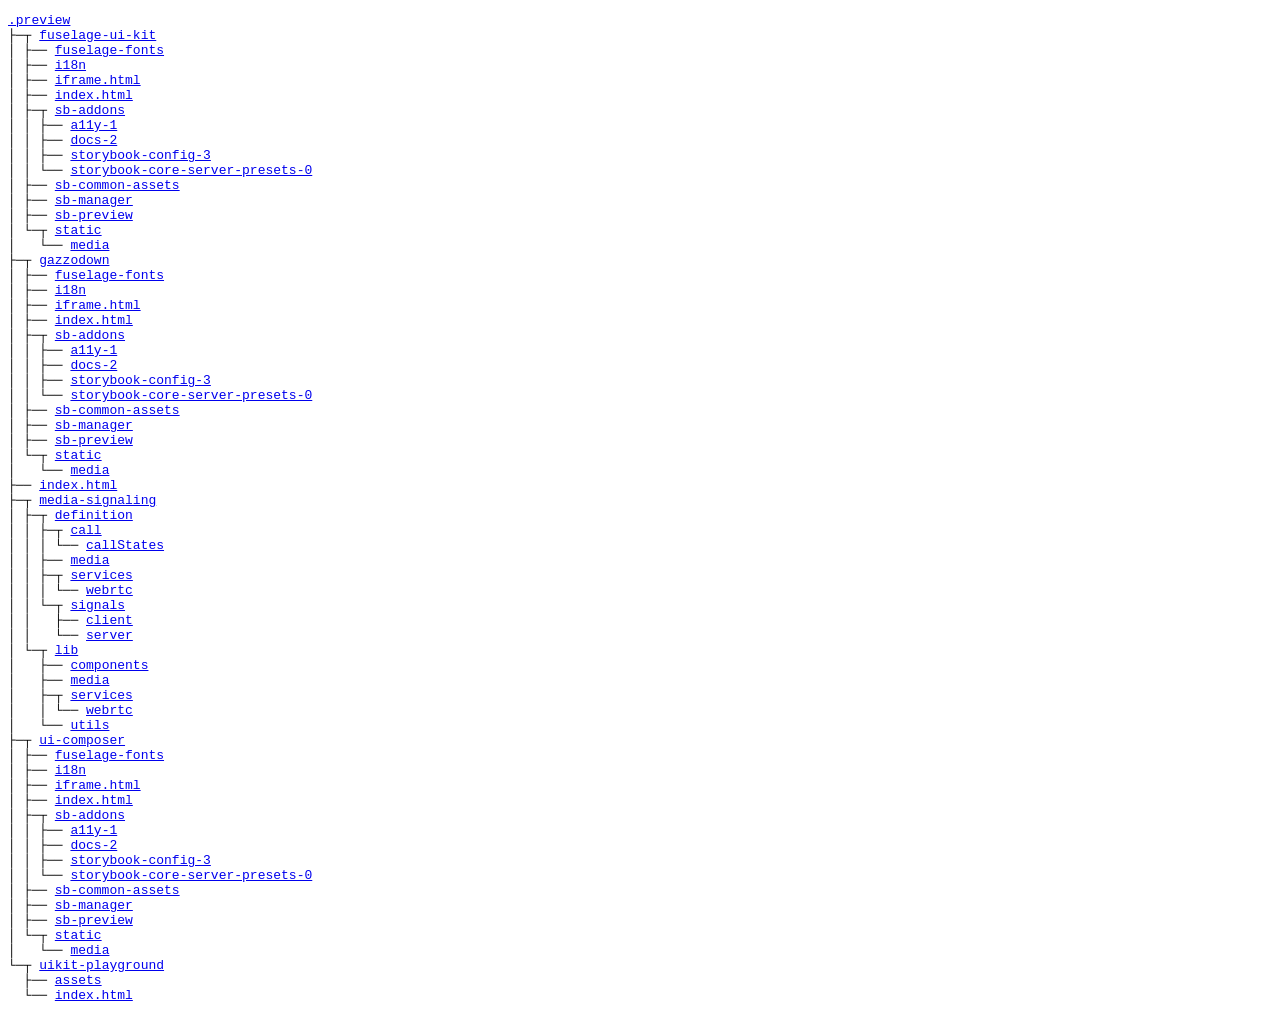
<file: develop/index.html>
<!doctype html>
<html>
    <head>
        <meta charset="UTF-8">
        <title>.preview</title>
        <style>
            * {
                font-family: monospace;
            }
        </style>
    </head>
    <body>
        <pre>
<a href="./">.preview</a>
├─┬ <a href="./fuselage-ui-kit">fuselage-ui-kit</a>
│ ├── <a href="./fuselage-ui-kit/fuselage-fonts">fuselage-fonts</a>
│ ├── <a href="./fuselage-ui-kit/i18n">i18n</a>
│ ├── <a href="./fuselage-ui-kit/iframe.html">iframe.html</a>
│ ├── <a href="./fuselage-ui-kit/index.html">index.html</a>
│ ├─┬ <a href="./fuselage-ui-kit/sb-addons">sb-addons</a>
│ │ ├── <a href="./fuselage-ui-kit/sb-addons/a11y-1">a11y-1</a>
│ │ ├── <a href="./fuselage-ui-kit/sb-addons/docs-2">docs-2</a>
│ │ ├── <a href="./fuselage-ui-kit/sb-addons/storybook-config-3">storybook-config-3</a>
│ │ └── <a href="./fuselage-ui-kit/sb-addons/storybook-core-server-presets-0">storybook-core-server-presets-0</a>
│ ├── <a href="./fuselage-ui-kit/sb-common-assets">sb-common-assets</a>
│ ├── <a href="./fuselage-ui-kit/sb-manager">sb-manager</a>
│ ├── <a href="./fuselage-ui-kit/sb-preview">sb-preview</a>
│ └─┬ <a href="./fuselage-ui-kit/static">static</a>
│   └── <a href="./fuselage-ui-kit/static/media">media</a>
├─┬ <a href="./gazzodown">gazzodown</a>
│ ├── <a href="./gazzodown/fuselage-fonts">fuselage-fonts</a>
│ ├── <a href="./gazzodown/i18n">i18n</a>
│ ├── <a href="./gazzodown/iframe.html">iframe.html</a>
│ ├── <a href="./gazzodown/index.html">index.html</a>
│ ├─┬ <a href="./gazzodown/sb-addons">sb-addons</a>
│ │ ├── <a href="./gazzodown/sb-addons/a11y-1">a11y-1</a>
│ │ ├── <a href="./gazzodown/sb-addons/docs-2">docs-2</a>
│ │ ├── <a href="./gazzodown/sb-addons/storybook-config-3">storybook-config-3</a>
│ │ └── <a href="./gazzodown/sb-addons/storybook-core-server-presets-0">storybook-core-server-presets-0</a>
│ ├── <a href="./gazzodown/sb-common-assets">sb-common-assets</a>
│ ├── <a href="./gazzodown/sb-manager">sb-manager</a>
│ ├── <a href="./gazzodown/sb-preview">sb-preview</a>
│ └─┬ <a href="./gazzodown/static">static</a>
│   └── <a href="./gazzodown/static/media">media</a>
├── <a href="./index.html">index.html</a>
├─┬ <a href="./media-signaling">media-signaling</a>
│ ├─┬ <a href="./media-signaling/definition">definition</a>
│ │ ├─┬ <a href="./media-signaling/definition/call">call</a>
│ │ │ └── <a href="./media-signaling/definition/call/callStates">callStates</a>
│ │ ├── <a href="./media-signaling/definition/media">media</a>
│ │ ├─┬ <a href="./media-signaling/definition/services">services</a>
│ │ │ └── <a href="./media-signaling/definition/services/webrtc">webrtc</a>
│ │ └─┬ <a href="./media-signaling/definition/signals">signals</a>
│ │   ├── <a href="./media-signaling/definition/signals/client">client</a>
│ │   └── <a href="./media-signaling/definition/signals/server">server</a>
│ └─┬ <a href="./media-signaling/lib">lib</a>
│   ├── <a href="./media-signaling/lib/components">components</a>
│   ├── <a href="./media-signaling/lib/media">media</a>
│   ├─┬ <a href="./media-signaling/lib/services">services</a>
│   │ └── <a href="./media-signaling/lib/services/webrtc">webrtc</a>
│   └── <a href="./media-signaling/lib/utils">utils</a>
├─┬ <a href="./ui-composer">ui-composer</a>
│ ├── <a href="./ui-composer/fuselage-fonts">fuselage-fonts</a>
│ ├── <a href="./ui-composer/i18n">i18n</a>
│ ├── <a href="./ui-composer/iframe.html">iframe.html</a>
│ ├── <a href="./ui-composer/index.html">index.html</a>
│ ├─┬ <a href="./ui-composer/sb-addons">sb-addons</a>
│ │ ├── <a href="./ui-composer/sb-addons/a11y-1">a11y-1</a>
│ │ ├── <a href="./ui-composer/sb-addons/docs-2">docs-2</a>
│ │ ├── <a href="./ui-composer/sb-addons/storybook-config-3">storybook-config-3</a>
│ │ └── <a href="./ui-composer/sb-addons/storybook-core-server-presets-0">storybook-core-server-presets-0</a>
│ ├── <a href="./ui-composer/sb-common-assets">sb-common-assets</a>
│ ├── <a href="./ui-composer/sb-manager">sb-manager</a>
│ ├── <a href="./ui-composer/sb-preview">sb-preview</a>
│ └─┬ <a href="./ui-composer/static">static</a>
│   └── <a href="./ui-composer/static/media">media</a>
└─┬ <a href="./uikit-playground">uikit-playground</a>
  ├── <a href="./uikit-playground/assets">assets</a>
  └── <a href="./uikit-playground/index.html">index.html</a>
        </pre>
    </body>
</html>
</file>
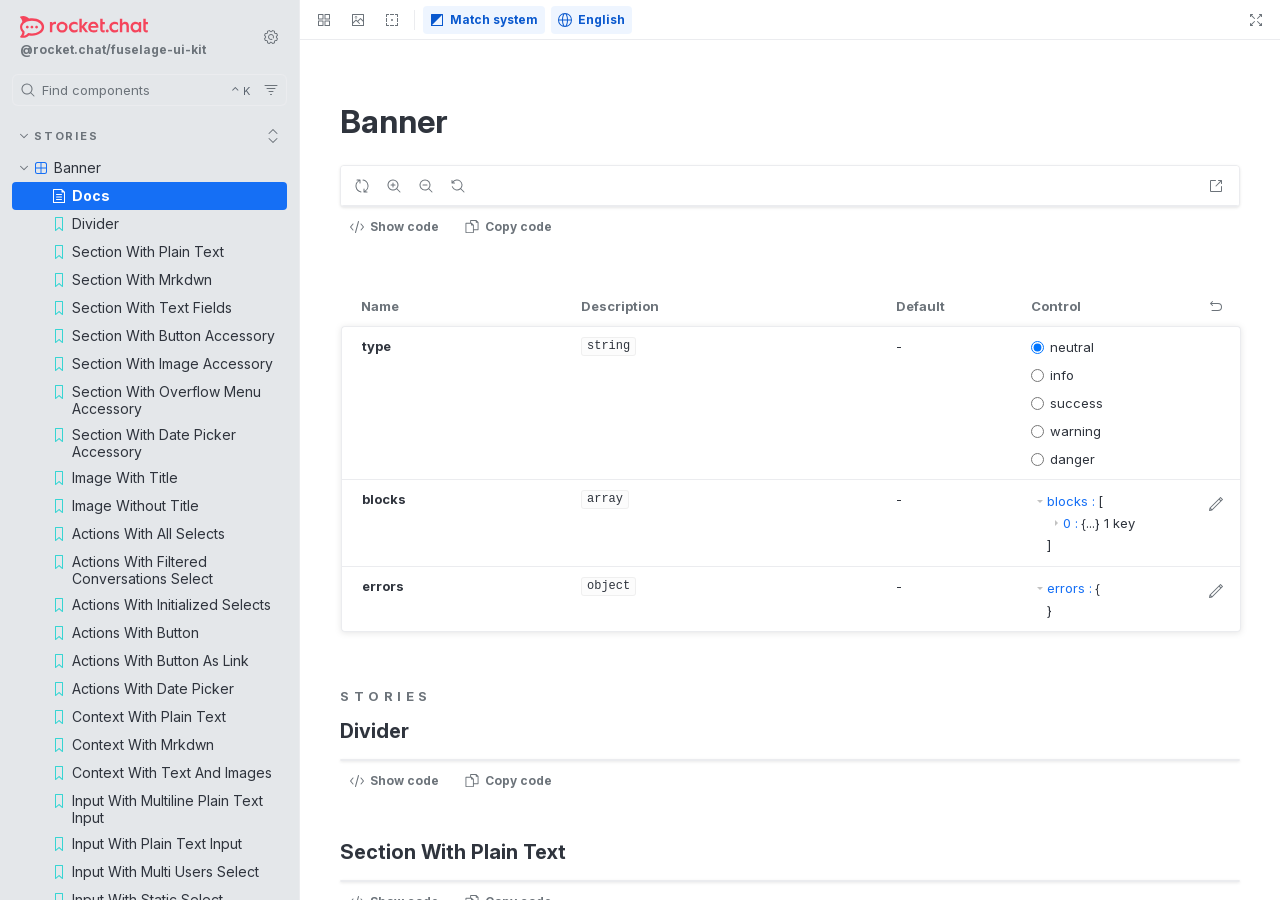
<file: develop/fuselage-ui-kit/index.html>
<!DOCTYPE html>
<html lang="en">
  <head>
    <meta charset="utf-8" />

    <title>storybook - Storybook</title>
    <meta name="viewport" content="width=device-width, initial-scale=1" />

    
    <link rel="icon" type="image/svg+xml" href="./favicon.svg" />
    
    <style>
      @font-face {
        font-family: 'Nunito Sans';
        font-style: normal;
        font-weight: 400;
        font-display: swap;
        src: url('./sb-common-assets/nunito-sans-regular.woff2') format('woff2');
      }

      @font-face {
        font-family: 'Nunito Sans';
        font-style: italic;
        font-weight: 400;
        font-display: swap;
        src: url('./sb-common-assets/nunito-sans-italic.woff2') format('woff2');
      }

      @font-face {
        font-family: 'Nunito Sans';
        font-style: normal;
        font-weight: 700;
        font-display: swap;
        src: url('./sb-common-assets/nunito-sans-bold.woff2') format('woff2');
      }

      @font-face {
        font-family: 'Nunito Sans';
        font-style: italic;
        font-weight: 700;
        font-display: swap;
        src: url('./sb-common-assets/nunito-sans-bold-italic.woff2') format('woff2');
      }
    </style>

    <link href="./sb-manager/runtime.js" rel="modulepreload" />

    
    <link href="./sb-addons/storybook-core-server-presets-0/common-manager-bundle.js" rel="modulepreload" />
    
    <link href="./sb-addons/a11y-1/manager-bundle.js" rel="modulepreload" />
    
    <link href="./sb-addons/docs-2/manager-bundle.js" rel="modulepreload" />
    
    <link href="./sb-addons/storybook-config-3/manager-bundle.js" rel="modulepreload" />
      
	<style>
		@font-face {
			font-family: 'Inter';
			font-weight: 100 900;
			font-style: normal;
			font-display: swap;
			src: url('./fuselage-fonts/InterVariable.woff2') format('woff2');
		}
	</style> 

    <style>
      #storybook-root[hidden] {
        display: none !important;
      }
    </style>

    
  </head>
  <body>
    <div id="root"></div>

    
    <script>
      
        
          window['FEATURES'] = {
  "actions": true,
  "argTypeTargetsV7": true,
  "babelRemoveBugfixes": false,
  "backgrounds": true,
  "changeDetection": true,
  "componentsManifest": false,
  "controls": true,
  "disallowImplicitActionsInRenderV8": true,
  "highlight": true,
  "interactions": true,
  "legacyDecoratorFileOrder": false,
  "measure": true,
  "outline": true,
  "menuOnboardingChecklist": true,
  "sidebarOnboardingChecklist": true,
  "viewport": true
};
        
      
        
          window['REFS'] = {};
        
      
        
          window['LOGLEVEL'] = "info";
        
      
        
          window['DOCS_OPTIONS'] = {
  "defaultName": "Docs"
};
        
      
        
          window['CONFIG_TYPE'] = "PRODUCTION";
        
      
        
          window['DOCGEN_STORY_PREPARED'] = false;
        
      
        
      
        
      
        
          window['TAGS_OPTIONS'] = {};
        
      
        
          window['STORYBOOK_BUILDER'] = "webpack5";
        
      
        
          window['STORYBOOK_FRAMEWORK'] = "react-webpack5";
        
      
        
          window['STORYBOOK_RENDERER'] = "react";
        
      
        
      
    </script>
    

    <script type="module">
      import './sb-manager/globals-runtime.js';

      
        import './sb-addons/storybook-core-server-presets-0/common-manager-bundle.js';
      
        import './sb-addons/a11y-1/manager-bundle.js';
      
        import './sb-addons/docs-2/manager-bundle.js';
      
        import './sb-addons/storybook-config-3/manager-bundle.js';
      

      import './sb-manager/runtime.js';
    </script>
  </body>
</html>
</file>
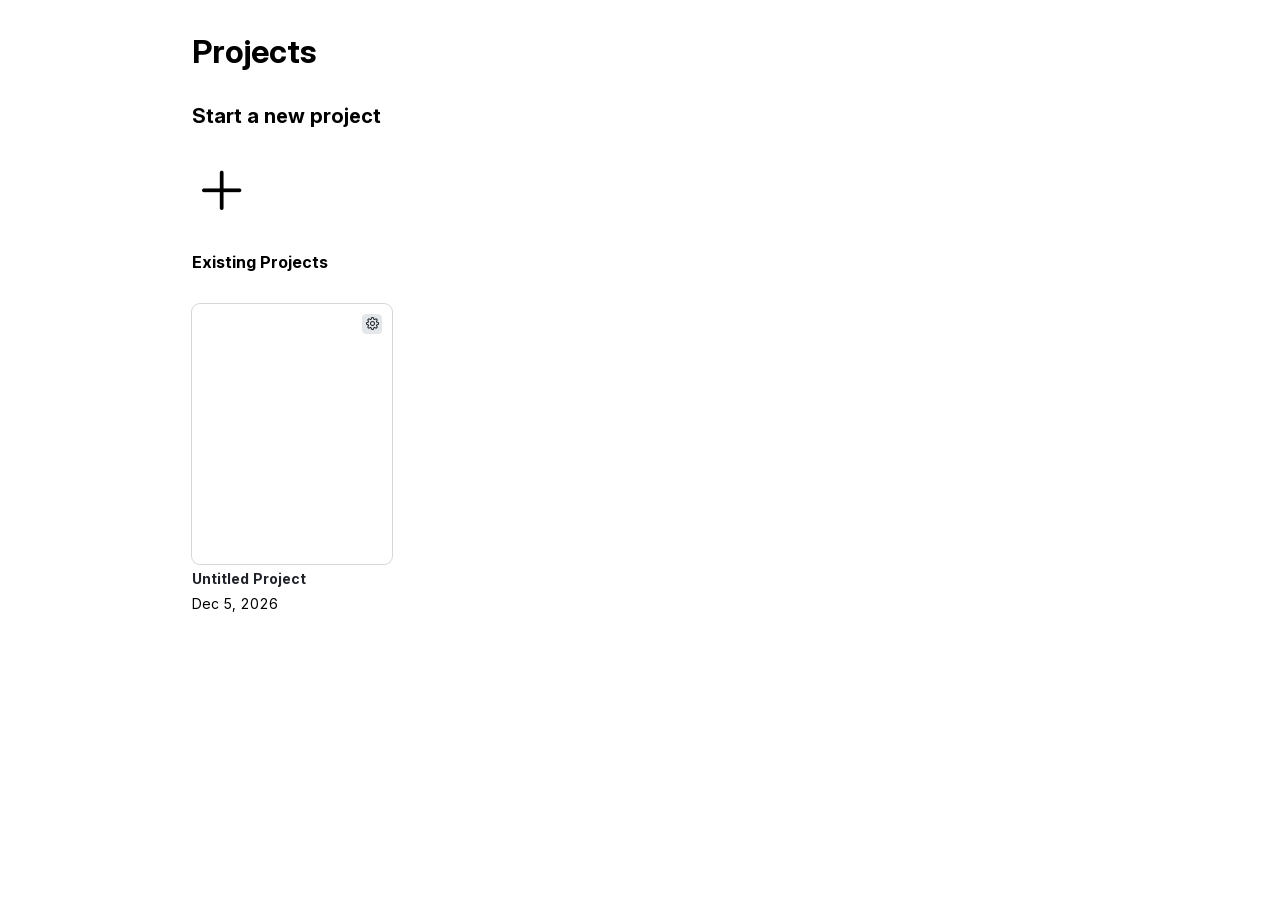
<file: develop/uikit-playground/index.html>
<!doctype html>
<html lang="en">
	<head>
		<meta charset="UTF-8" />
		<link rel="icon" type="image/svg+xml" href="./vite.svg" />
		<meta name="viewport" content="width=device-width, initial-scale=1.0" />
		<title>UiKit-Playground</title>
		<script type="module" crossorigin src="./assets/index-DeQqQ-Y3.js"></script>
		<link rel="stylesheet" crossorigin href="./assets/index-ypTz9QQp.css">
	</head>
	<body>
		<div id="root"></div>
	</body>
</html>
</file>
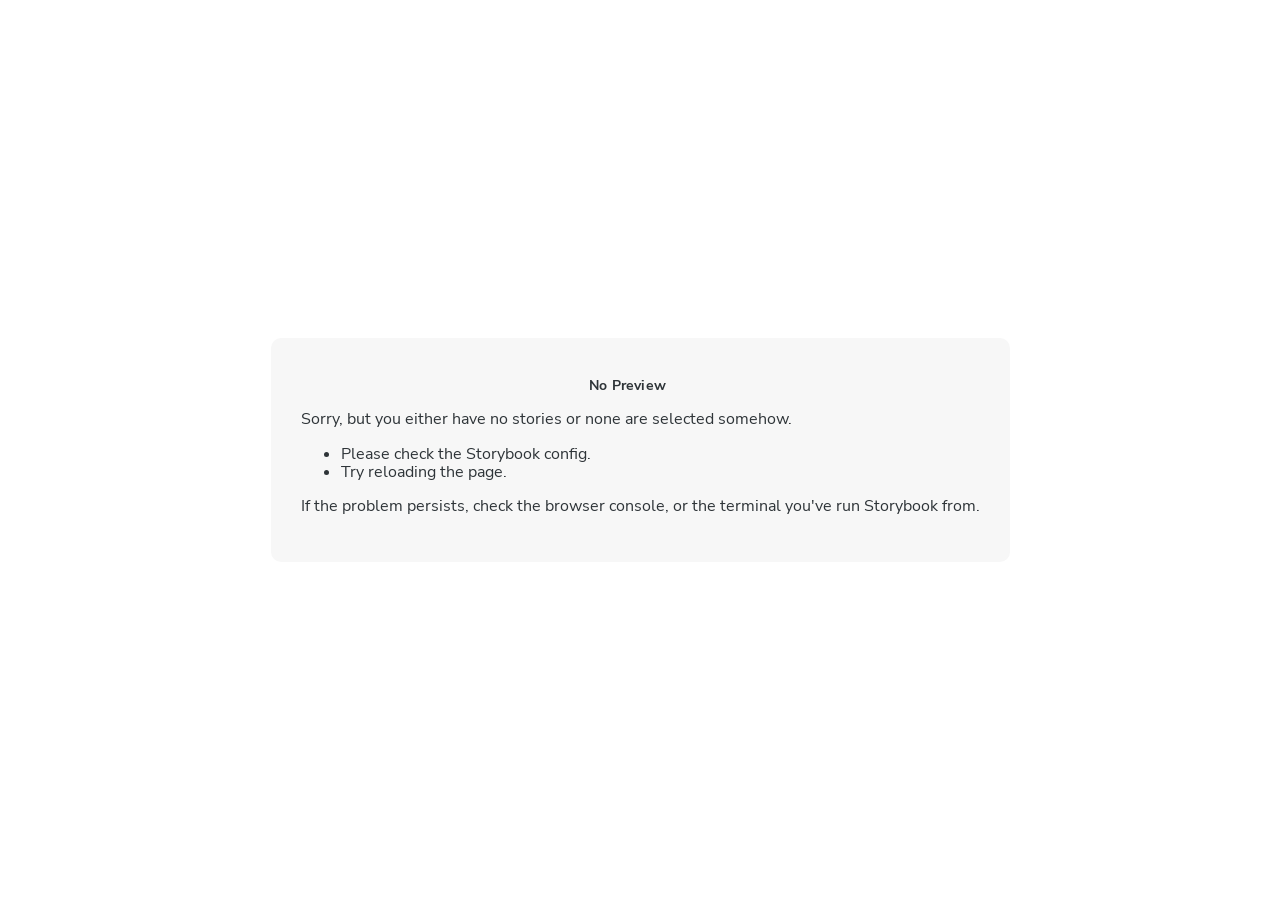
<file: develop/fuselage-ui-kit/iframe.html>
<!doctype html><html lang="en"><head><meta charset="utf-8"><title>Webpack App</title><meta name="viewport" content="width=device-width,initial-scale=1"><style>@font-face {
        font-family: 'Nunito Sans';
        font-style: normal;
        font-weight: 400;
        font-display: swap;
        src: url('./sb-common-assets/nunito-sans-regular.woff2') format('woff2');
      }

      @font-face {
        font-family: 'Nunito Sans';
        font-style: italic;
        font-weight: 400;
        font-display: swap;
        src: url('./sb-common-assets/nunito-sans-italic.woff2') format('woff2');
      }

      @font-face {
        font-family: 'Nunito Sans';
        font-style: normal;
        font-weight: 700;
        font-display: swap;
        src: url('./sb-common-assets/nunito-sans-bold.woff2') format('woff2');
      }

      @font-face {
        font-family: 'Nunito Sans';
        font-style: italic;
        font-weight: 700;
        font-display: swap;
        src: url('./sb-common-assets/nunito-sans-bold-italic.woff2') format('woff2');
      }</style><base target="_parent"><style>/* While we aren't showing the main block yet, but still preparing, we want everything the user has rendered, which may or may not be in #storybook-root, to be display none */
  .sb-show-preparing-story:not(.sb-show-main) > :not(.sb-preparing-story) {
    display: none;
  }

  .sb-show-preparing-docs:not(.sb-show-main) > :not(.sb-preparing-docs) {
    display: none;
  }

  /* Hide our own blocks when we aren't supposed to be showing them */
  :not(.sb-show-preparing-story) > .sb-preparing-story,
  :not(.sb-show-preparing-docs) > .sb-preparing-docs,
  :not(.sb-show-nopreview) > .sb-nopreview,
  :not(.sb-show-errordisplay) > .sb-errordisplay {
    display: none;
  }

  .sb-show-main.sb-main-centered {
    margin: 0;
    display: flex;
    align-items: center;
    min-height: 100vh;
  }

  .sb-show-main.sb-main-centered #storybook-root {
    box-sizing: border-box;
    margin: auto;
    padding: 1rem;
    max-height: 100%;
    /* Hack for centering correctly in IE11 */
  }

  /* Vertical centering fix for IE11 */
  @media screen and (-ms-high-contrast: none), (-ms-high-contrast: active) {
    .sb-show-main.sb-main-centered:after {
      content: '';
      min-height: inherit;
      font-size: 0;
    }
  }

  .sb-show-main.sb-main-fullscreen {
    margin: 0;
    padding: 0;
    display: block;
  }

  .sb-show-main.sb-main-padded {
    margin: 0;
    padding: 1rem;
    display: block;
    box-sizing: border-box;
  }

  .sb-wrapper {
    position: fixed;
    top: 0;
    bottom: 0;
    left: 0;
    right: 0;
    box-sizing: border-box;

    padding: 40px;
    font-family:
      'Nunito Sans',
      -apple-system,
      '.SFNSText-Regular',
      'San Francisco',
      BlinkMacSystemFont,
      'Segoe UI',
      'Helvetica Neue',
      Helvetica,
      Arial,
      sans-serif;
    -webkit-font-smoothing: antialiased;
    overflow: auto;
  }

  @media (max-width: 700px) {
    .sb-wrapper {
      padding: 20px;
    }
  }

  @media (max-width: 500px) {
    .sb-wrapper {
      padding: 10px;
    }
  }

  .sb-heading {
    font-size: 14px;
    font-weight: 600;
    letter-spacing: 0.2px;
    margin: 10px 0;
    padding-right: 25px;
  }

  .sb-nopreview {
    display: flex;
    align-content: center;
    justify-content: center;
    box-sizing: border-box;
  }

  .sb-nopreview_main {
    margin: auto;
    padding: 30px;
    border-radius: 10px;
    background: rgb(247, 247, 247);
    color: rgb(46, 52, 56);
  }

  .sb-nopreview_main * {
    background: rgb(247, 247, 247);
    color: rgb(46, 52, 56);
  }

  .sb-nopreview_heading {
    text-align: center;
  }

  .sb-errordisplay {
    background: #f6f9fc;
    color: black;
    z-index: 999999;
    width: 100vw;
    min-height: 100vh;
    box-sizing: border-box;
  }

  .sb-errordisplay_main {
    margin: auto;
    padding: 24px;
    display: flex;
    box-sizing: border-box;

    flex-direction: column;
    min-height: 100%;
    width: 100%;
    border-radius: 6px;
    background: white;
    color: black;
    border: 1px solid #ff0000;
    box-shadow: 0 0 64px rgba(0, 0, 0, 0.1);
    gap: 24px;
  }

  .sb-errordisplay_main ol {
    padding-left: 18px;
    margin: 0;
  }

  /* Redefine colors to ensure readability regardless of user-provided * selectors. */
  .sb-errordisplay_main * {
    background: white;
    color: black;
  }

  /* Exclude error code block from the universal reset to preserve ANSI colors and dark theme */
  .sb-errordisplay_main .sb-errordisplay_code,
  .sb-errordisplay_main .sb-errordisplay_code * {
    background: #242424;
    color: #c6c6c6;
  }

  .sb-errordisplay_main h1 {
    font-family: inherit;
    font-size: 22px;
    font-weight: 400;
    line-height: 30px;
    margin: 0;
  }

  .sb-errordisplay_main h1::before {
    content: '';
    display: inline-block;
    width: 12px;
    height: 12px;
    background: #ff4400;
    border-radius: 50%;
    margin-right: 8px;
  }

  .sb-errordisplay_main p,
  .sb-errordisplay_main ol {
    font-family: inherit;
    font-size: 14px;
    font-weight: 400;
    line-height: 19px;
    margin: 0;
  }

  .sb-errordisplay_main li + li {
    margin: 0;
    padding: 0;
    padding-top: 12px;
  }

  .sb-errordisplay_main a {
    color: currentColor;
  }

  .sb-errordisplay_main .sb-errordisplay_code {
    padding: 10px;
    flex: 1;
    background: #242424;
    color: #c6c6c6;
    box-sizing: border-box;

    font-size: 14px;
    font-weight: 400;
    line-height: 19px;
    border-radius: 4px;

    font-family:
      'Operator Mono', 'Fira Code Retina', 'Fira Code', 'FiraCode-Retina', 'Andale Mono',
      'Lucida Console', Consolas, Monaco, monospace;
    margin: 0;
    overflow: auto;
  }

  .sb-errordisplay_main .sb-errordisplay_code code {
    background-color: inherit;
    color: inherit;
  }

  .sb-errordisplay_main .sb-errordisplay_code {
    white-space: pre-wrap;
  }

  @-webkit-keyframes sb-rotate360 {
    from {
      transform: rotate(0deg);
    }

    to {
      transform: rotate(360deg);
    }
  }

  @keyframes sb-rotate360 {
    from {
      transform: rotate(0deg);
    }

    to {
      transform: rotate(360deg);
    }
  }

  @-webkit-keyframes sb-glow {
    0%,
    100% {
      opacity: 1;
    }

    50% {
      opacity: 0.4;
    }
  }

  @keyframes sb-glow {
    0%,
    100% {
      opacity: 1;
    }

    50% {
      opacity: 0.4;
    }
  }

  /* We display the preparing loaders *over* the rendering story */
  .sb-preparing-story,
  .sb-preparing-docs {
    background-color: white;
    /* Maximum possible z-index. It would be better to use stacking contexts to ensure it's always
    on top, but this isn't possible as it would require making CSS changes that could affect user code */
    z-index: 2147483647;
  }

  .sb-loader {
    -webkit-animation: sb-rotate360 0.7s linear infinite;
    animation: sb-rotate360 0.7s linear infinite;
    border-color: rgba(97, 97, 97, 0.29);
    border-radius: 50%;
    border-style: solid;
    border-top-color: #646464;
    border-width: 2px;
    display: inline-block;
    height: 32px;
    left: 50%;
    margin-left: -16px;
    margin-top: -16px;
    mix-blend-mode: difference;
    overflow: hidden;
    position: absolute;
    top: 50%;
    transition: all 200ms ease-out;
    vertical-align: top;
    width: 32px;
    z-index: 4;
  }

  .sb-previewBlock {
    background: #fff;
    border: 1px solid rgba(0, 0, 0, 0.1);
    border-radius: 4px;
    box-shadow: rgba(0, 0, 0, 0.1) 0 1px 3px 0;
    margin: 25px auto 40px;
    max-width: 600px;
  }

  .sb-previewBlock_header {
    align-items: center;
    box-shadow: rgba(0, 0, 0, 0.1) 0 -1px 0 0 inset;
    display: flex;
    gap: 14px;
    height: 40px;
    padding: 0 12px;
  }

  .sb-previewBlock_icon {
    -webkit-animation: sb-glow 1.5s ease-in-out infinite;
    animation: sb-glow 1.5s ease-in-out infinite;
    background: #e6e6e6;
    height: 14px;
    width: 14px;
  }

  .sb-previewBlock_icon:last-child {
    margin-left: auto;
  }

  .sb-previewBlock_body {
    -webkit-animation: sb-glow 1.5s ease-in-out infinite;
    animation: sb-glow 1.5s ease-in-out infinite;
    height: 182px;
    position: relative;
  }

  .sb-argstableBlock {
    border-collapse: collapse;
    border-spacing: 0;
    font-size: 13px;
    line-height: 20px;
    margin: 25px auto 40px;
    max-width: 600px;
    text-align: left;
    width: 100%;
  }

  .sb-argstableBlock th:first-of-type,
  .sb-argstableBlock td:first-of-type {
    padding-left: 20px;
  }

  .sb-argstableBlock th:nth-of-type(2),
  .sb-argstableBlock td:nth-of-type(2) {
    width: 35%;
  }

  .sb-argstableBlock th:nth-of-type(3),
  .sb-argstableBlock td:nth-of-type(3) {
    width: 15%;
  }

  .sb-argstableBlock th:last-of-type,
  .sb-argstableBlock td:last-of-type {
    width: 25%;
    padding-right: 20px;
  }

  .sb-argstableBlock th span,
  .sb-argstableBlock td span {
    -webkit-animation: sb-glow 1.5s ease-in-out infinite;
    animation: sb-glow 1.5s ease-in-out infinite;
    background-color: rgba(0, 0, 0, 0.1);
    border-radius: 0;
    box-shadow: none;
    color: transparent;
  }

  .sb-argstableBlock th {
    padding: 10px 15px;
  }

  .sb-argstableBlock-body {
    border-radius: 4px;
    box-shadow:
      rgba(0, 0, 0, 0.1) 0 1px 3px 1px,
      rgba(0, 0, 0, 0.065) 0 0 0 1px;
  }

  .sb-argstableBlock-body tr {
    background: transparent;
    overflow: hidden;
  }

  .sb-argstableBlock-body tr:not(:first-child) {
    border-top: 1px solid #e6e6e6;
  }

  .sb-argstableBlock-body tr:first-child td:first-child {
    border-top-left-radius: 4px;
  }

  .sb-argstableBlock-body tr:first-child td:last-child {
    border-top-right-radius: 4px;
  }

  .sb-argstableBlock-body tr:last-child td:first-child {
    border-bottom-left-radius: 4px;
  }

  .sb-argstableBlock-body tr:last-child td:last-child {
    border-bottom-right-radius: 4px;
  }

  .sb-argstableBlock-body td {
    background: #fff;
    padding-bottom: 10px;
    padding-top: 10px;
    vertical-align: top;
  }

  .sb-argstableBlock-body td:not(:first-of-type) {
    padding-left: 15px;
    padding-right: 15px;
  }

  .sb-argstableBlock-body button {
    -webkit-animation: sb-glow 1.5s ease-in-out infinite;
    animation: sb-glow 1.5s ease-in-out infinite;
    background-color: rgba(0, 0, 0, 0.1);
    border: 0;
    border-radius: 0;
    box-shadow: none;
    color: transparent;
    display: inline;
    font-size: 12px;
    line-height: 1;
    padding: 10px 16px;
  }

  .sb-argstableBlock-summary {
    margin-top: 4px;
  }

  .sb-argstableBlock-code {
    margin-right: 4px;
    margin-bottom: 4px;
    padding: 2px 5px;
  }

  .sb-sr-only,
  .sb-hidden-until-focus:not(:focus) {
    position: absolute;
    width: 1px;
    height: 1px;
    padding: 0px;
    margin: -1px;
    overflow: hidden;
    clip: rect(0, 0, 0, 0);
    border: none;
  }

  .sb-hidden-until-focus {
    opacity: 0;
    transition: opacity 150ms ease-out;
  }

  .sb-hidden-until-focus:focus {
    opacity: 1;
  }</style><script>/* globals window */
  try {
    if (window.top !== window) {
      window.__REACT_DEVTOOLS_GLOBAL_HOOK__ = window.top.__REACT_DEVTOOLS_GLOBAL_HOOK__;
      window.__VUE_DEVTOOLS_GLOBAL_HOOK__ = window.top.__VUE_DEVTOOLS_GLOBAL_HOOK__;
      window.top.__VUE_DEVTOOLS_CONTEXT__ = window.document;
    }
  } catch (e) {
    // eslint-disable-next-line no-console
    console.warn('unable to connect to top frame for connecting dev tools');
  }</script><style>#storybook-root[hidden],
      #storybook-docs[hidden] {
        display: none !important;
      }</style></head><body><div class="sb-preparing-story sb-wrapper"><div class="sb-loader"></div></div><div class="sb-preparing-docs sb-wrapper"><div class="sb-previewBlock"><div class="sb-previewBlock_header"><div class="sb-previewBlock_icon"></div><div class="sb-previewBlock_icon"></div><div class="sb-previewBlock_icon"></div><div class="sb-previewBlock_icon"></div></div><div class="sb-previewBlock_body"><div class="sb-loader"></div></div></div><table aria-hidden="true" class="sb-argstableBlock"><thead class="sb-argstableBlock-head"><tr><th><span>Name</span></th><th><span>Description</span></th><th><span>Default</span></th><th><span>Control</span></th></tr></thead><tbody class="sb-argstableBlock-body"><tr><td><span>propertyName</span><span title="Required">*</span></td><td><div><span>This is a short description</span></div><div class="sb-argstableBlock-summary"><div><span class="sb-argstableBlock-code">summary</span></div></div></td><td><div><span class="sb-argstableBlock-code">defaultValue</span></div></td><td><button>Set string</button></td></tr><tr><td><span>propertyName</span><span>*</span></td><td><div><span>This is a short description</span></div><div class="sb-argstableBlock-summary"><div><span class="sb-argstableBlock-code">summary</span></div></div></td><td><div><span class="sb-argstableBlock-code">defaultValue</span></div></td><td><button>Set string</button></td></tr><tr><td><span>propertyName</span><span>*</span></td><td><div><span>This is a short description</span></div><div class="sb-argstableBlock-summary"><div><span class="sb-argstableBlock-code">summary</span></div></div></td><td><div><span class="sb-argstableBlock-code">defaultValue</span></div></td><td><button>Set string</button></td></tr></tbody></table></div><div class="sb-nopreview sb-wrapper"><div class="sb-nopreview_main"><h1 class="sb-nopreview_heading sb-heading">No Preview</h1><p>Sorry, but you either have no stories or none are selected somehow.</p><ul><li>Please check the Storybook config.</li><li>Try reloading the page.</li></ul><p>If the problem persists, check the browser console, or the terminal you've run Storybook from.</p></div></div><div class="sb-errordisplay sb-wrapper"><div class="sb-errordisplay_main"><h1 id="error-message"></h1><p>The component failed to render properly, likely due to a configuration issue in Storybook. Here are some common causes and how you can address them:</p><ol><li><strong>Missing Context/Providers</strong>: You can use decorators to supply specific contexts or providers, which are sometimes necessary for components to render correctly. For detailed instructions on using decorators, please visit the <a href="https://storybook.js.org/docs/writing-stories/decorators">Decorators documentation</a>.</li><li><strong>Misconfigured Webpack or Vite</strong>: Verify that Storybook picks up all necessary settings for loaders, plugins, and other relevant parameters. You can find step-by-step guides for configuring <a href="https://storybook.js.org/docs/builders/webpack">Webpack</a> or <a href="https://storybook.js.org/docs/builders/vite">Vite</a> with Storybook.</li><li><strong>Missing Environment Variables</strong>: Your Storybook may require specific environment variables to function as intended. You can set up custom environment variables as outlined in the <a href="https://storybook.js.org/docs/configure/environment-variables">Environment Variables documentation</a>.</li></ol><pre class="sb-errordisplay_code"><code id="error-stack"></code></pre></div></div><div id="storybook-root"></div><div id="storybook-docs"></div><script>window['CONFIG_TYPE'] = "PRODUCTION";
          
      
          
            window['LOGLEVEL'] = "info";
          
      
          
            window['FRAMEWORK_OPTIONS'] = {};
          
      
          
            window['CHANNEL_OPTIONS'] = {};
          
      
          
            window['FEATURES'] = {"actions":true,"argTypeTargetsV7":true,"babelRemoveBugfixes":false,"backgrounds":true,"changeDetection":true,"componentsManifest":false,"controls":true,"disallowImplicitActionsInRenderV8":true,"highlight":true,"interactions":true,"legacyDecoratorFileOrder":false,"measure":true,"outline":true,"menuOnboardingChecklist":true,"sidebarOnboardingChecklist":true,"viewport":true};
          
      
          
      
          
            window['STORIES'] = [{"titlePrefix":"","directory":"./src","files":"**/*.stories.tsx","importPathMatcher":"^\\.[\\\\/](?:src(?:\\/(?!\\.)(?:(?:(?!(?:^|\\/)\\.).)*?)\\/|\\/|$)(?!\\.)(?=.)[^/]*?\\.stories\\.tsx)$"},{"titlePrefix":"","directory":"./src","files":"**/stories.tsx","importPathMatcher":"^\\.[\\\\/](?:src(?:\\/(?!\\.)(?:(?:(?!(?:^|\\/)\\.).)*?)\\/|\\/|$)stories\\.tsx)$"}];
          
      
          
            window['DOCS_OPTIONS'] = {"defaultName":"Docs"};
          
      
          
            window['TAGS_OPTIONS'] = {};</script><script type="module">import './sb-preview/runtime.js';

      
      import './mocker-runtime-injected.js';
      
      import './runtime~main.58f18e67.iframe.bundle.js';
      
      import './749.f2dd91cc.iframe.bundle.js';
      
      import './main.6944f90d.iframe.bundle.js';</script></body></html>
</file>
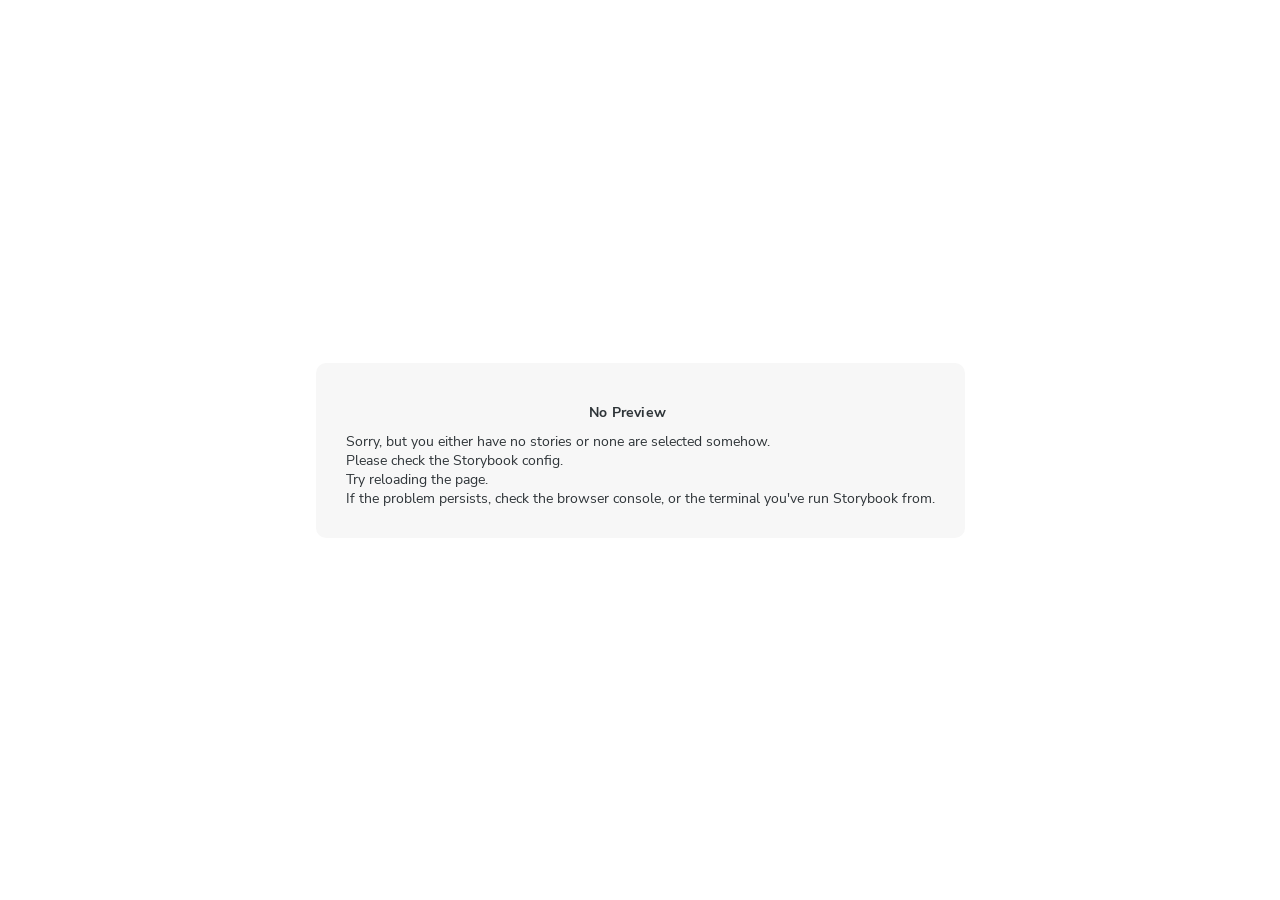
<file: develop/gazzodown/iframe.html>
<!doctype html><html lang="en"><head><meta charset="utf-8"><title>Webpack App</title><meta name="viewport" content="width=device-width,initial-scale=1"><style>@font-face {
        font-family: 'Nunito Sans';
        font-style: normal;
        font-weight: 400;
        font-display: swap;
        src: url('./sb-common-assets/nunito-sans-regular.woff2') format('woff2');
      }

      @font-face {
        font-family: 'Nunito Sans';
        font-style: italic;
        font-weight: 400;
        font-display: swap;
        src: url('./sb-common-assets/nunito-sans-italic.woff2') format('woff2');
      }

      @font-face {
        font-family: 'Nunito Sans';
        font-style: normal;
        font-weight: 700;
        font-display: swap;
        src: url('./sb-common-assets/nunito-sans-bold.woff2') format('woff2');
      }

      @font-face {
        font-family: 'Nunito Sans';
        font-style: italic;
        font-weight: 700;
        font-display: swap;
        src: url('./sb-common-assets/nunito-sans-bold-italic.woff2') format('woff2');
      }</style><base target="_parent"><style>/* While we aren't showing the main block yet, but still preparing, we want everything the user has rendered, which may or may not be in #storybook-root, to be display none */
  .sb-show-preparing-story:not(.sb-show-main) > :not(.sb-preparing-story) {
    display: none;
  }

  .sb-show-preparing-docs:not(.sb-show-main) > :not(.sb-preparing-docs) {
    display: none;
  }

  /* Hide our own blocks when we aren't supposed to be showing them */
  :not(.sb-show-preparing-story) > .sb-preparing-story,
  :not(.sb-show-preparing-docs) > .sb-preparing-docs,
  :not(.sb-show-nopreview) > .sb-nopreview,
  :not(.sb-show-errordisplay) > .sb-errordisplay {
    display: none;
  }

  .sb-show-main.sb-main-centered {
    margin: 0;
    display: flex;
    align-items: center;
    min-height: 100vh;
  }

  .sb-show-main.sb-main-centered #storybook-root {
    box-sizing: border-box;
    margin: auto;
    padding: 1rem;
    max-height: 100%;
    /* Hack for centering correctly in IE11 */
  }

  /* Vertical centering fix for IE11 */
  @media screen and (-ms-high-contrast: none), (-ms-high-contrast: active) {
    .sb-show-main.sb-main-centered:after {
      content: '';
      min-height: inherit;
      font-size: 0;
    }
  }

  .sb-show-main.sb-main-fullscreen {
    margin: 0;
    padding: 0;
    display: block;
  }

  .sb-show-main.sb-main-padded {
    margin: 0;
    padding: 1rem;
    display: block;
    box-sizing: border-box;
  }

  .sb-wrapper {
    position: fixed;
    top: 0;
    bottom: 0;
    left: 0;
    right: 0;
    box-sizing: border-box;

    padding: 40px;
    font-family:
      'Nunito Sans',
      -apple-system,
      '.SFNSText-Regular',
      'San Francisco',
      BlinkMacSystemFont,
      'Segoe UI',
      'Helvetica Neue',
      Helvetica,
      Arial,
      sans-serif;
    -webkit-font-smoothing: antialiased;
    overflow: auto;
  }

  @media (max-width: 700px) {
    .sb-wrapper {
      padding: 20px;
    }
  }

  @media (max-width: 500px) {
    .sb-wrapper {
      padding: 10px;
    }
  }

  .sb-heading {
    font-size: 14px;
    font-weight: 600;
    letter-spacing: 0.2px;
    margin: 10px 0;
    padding-right: 25px;
  }

  .sb-nopreview {
    display: flex;
    align-content: center;
    justify-content: center;
    box-sizing: border-box;
  }

  .sb-nopreview_main {
    margin: auto;
    padding: 30px;
    border-radius: 10px;
    background: rgb(247, 247, 247);
    color: rgb(46, 52, 56);
  }

  .sb-nopreview_main * {
    background: rgb(247, 247, 247);
    color: rgb(46, 52, 56);
  }

  .sb-nopreview_heading {
    text-align: center;
  }

  .sb-errordisplay {
    background: #f6f9fc;
    color: black;
    z-index: 999999;
    width: 100vw;
    min-height: 100vh;
    box-sizing: border-box;
  }

  .sb-errordisplay_main {
    margin: auto;
    padding: 24px;
    display: flex;
    box-sizing: border-box;

    flex-direction: column;
    min-height: 100%;
    width: 100%;
    border-radius: 6px;
    background: white;
    color: black;
    border: 1px solid #ff0000;
    box-shadow: 0 0 64px rgba(0, 0, 0, 0.1);
    gap: 24px;
  }

  .sb-errordisplay_main ol {
    padding-left: 18px;
    margin: 0;
  }

  /* Redefine colors to ensure readability regardless of user-provided * selectors. */
  .sb-errordisplay_main * {
    background: white;
    color: black;
  }

  /* Exclude error code block from the universal reset to preserve ANSI colors and dark theme */
  .sb-errordisplay_main .sb-errordisplay_code,
  .sb-errordisplay_main .sb-errordisplay_code * {
    background: #242424;
    color: #c6c6c6;
  }

  .sb-errordisplay_main h1 {
    font-family: inherit;
    font-size: 22px;
    font-weight: 400;
    line-height: 30px;
    margin: 0;
  }

  .sb-errordisplay_main h1::before {
    content: '';
    display: inline-block;
    width: 12px;
    height: 12px;
    background: #ff4400;
    border-radius: 50%;
    margin-right: 8px;
  }

  .sb-errordisplay_main p,
  .sb-errordisplay_main ol {
    font-family: inherit;
    font-size: 14px;
    font-weight: 400;
    line-height: 19px;
    margin: 0;
  }

  .sb-errordisplay_main li + li {
    margin: 0;
    padding: 0;
    padding-top: 12px;
  }

  .sb-errordisplay_main a {
    color: currentColor;
  }

  .sb-errordisplay_main .sb-errordisplay_code {
    padding: 10px;
    flex: 1;
    background: #242424;
    color: #c6c6c6;
    box-sizing: border-box;

    font-size: 14px;
    font-weight: 400;
    line-height: 19px;
    border-radius: 4px;

    font-family:
      'Operator Mono', 'Fira Code Retina', 'Fira Code', 'FiraCode-Retina', 'Andale Mono',
      'Lucida Console', Consolas, Monaco, monospace;
    margin: 0;
    overflow: auto;
  }

  .sb-errordisplay_main .sb-errordisplay_code code {
    background-color: inherit;
    color: inherit;
  }

  .sb-errordisplay_main .sb-errordisplay_code {
    white-space: pre-wrap;
  }

  @-webkit-keyframes sb-rotate360 {
    from {
      transform: rotate(0deg);
    }

    to {
      transform: rotate(360deg);
    }
  }

  @keyframes sb-rotate360 {
    from {
      transform: rotate(0deg);
    }

    to {
      transform: rotate(360deg);
    }
  }

  @-webkit-keyframes sb-glow {
    0%,
    100% {
      opacity: 1;
    }

    50% {
      opacity: 0.4;
    }
  }

  @keyframes sb-glow {
    0%,
    100% {
      opacity: 1;
    }

    50% {
      opacity: 0.4;
    }
  }

  /* We display the preparing loaders *over* the rendering story */
  .sb-preparing-story,
  .sb-preparing-docs {
    background-color: white;
    /* Maximum possible z-index. It would be better to use stacking contexts to ensure it's always
    on top, but this isn't possible as it would require making CSS changes that could affect user code */
    z-index: 2147483647;
  }

  .sb-loader {
    -webkit-animation: sb-rotate360 0.7s linear infinite;
    animation: sb-rotate360 0.7s linear infinite;
    border-color: rgba(97, 97, 97, 0.29);
    border-radius: 50%;
    border-style: solid;
    border-top-color: #646464;
    border-width: 2px;
    display: inline-block;
    height: 32px;
    left: 50%;
    margin-left: -16px;
    margin-top: -16px;
    mix-blend-mode: difference;
    overflow: hidden;
    position: absolute;
    top: 50%;
    transition: all 200ms ease-out;
    vertical-align: top;
    width: 32px;
    z-index: 4;
  }

  .sb-previewBlock {
    background: #fff;
    border: 1px solid rgba(0, 0, 0, 0.1);
    border-radius: 4px;
    box-shadow: rgba(0, 0, 0, 0.1) 0 1px 3px 0;
    margin: 25px auto 40px;
    max-width: 600px;
  }

  .sb-previewBlock_header {
    align-items: center;
    box-shadow: rgba(0, 0, 0, 0.1) 0 -1px 0 0 inset;
    display: flex;
    gap: 14px;
    height: 40px;
    padding: 0 12px;
  }

  .sb-previewBlock_icon {
    -webkit-animation: sb-glow 1.5s ease-in-out infinite;
    animation: sb-glow 1.5s ease-in-out infinite;
    background: #e6e6e6;
    height: 14px;
    width: 14px;
  }

  .sb-previewBlock_icon:last-child {
    margin-left: auto;
  }

  .sb-previewBlock_body {
    -webkit-animation: sb-glow 1.5s ease-in-out infinite;
    animation: sb-glow 1.5s ease-in-out infinite;
    height: 182px;
    position: relative;
  }

  .sb-argstableBlock {
    border-collapse: collapse;
    border-spacing: 0;
    font-size: 13px;
    line-height: 20px;
    margin: 25px auto 40px;
    max-width: 600px;
    text-align: left;
    width: 100%;
  }

  .sb-argstableBlock th:first-of-type,
  .sb-argstableBlock td:first-of-type {
    padding-left: 20px;
  }

  .sb-argstableBlock th:nth-of-type(2),
  .sb-argstableBlock td:nth-of-type(2) {
    width: 35%;
  }

  .sb-argstableBlock th:nth-of-type(3),
  .sb-argstableBlock td:nth-of-type(3) {
    width: 15%;
  }

  .sb-argstableBlock th:last-of-type,
  .sb-argstableBlock td:last-of-type {
    width: 25%;
    padding-right: 20px;
  }

  .sb-argstableBlock th span,
  .sb-argstableBlock td span {
    -webkit-animation: sb-glow 1.5s ease-in-out infinite;
    animation: sb-glow 1.5s ease-in-out infinite;
    background-color: rgba(0, 0, 0, 0.1);
    border-radius: 0;
    box-shadow: none;
    color: transparent;
  }

  .sb-argstableBlock th {
    padding: 10px 15px;
  }

  .sb-argstableBlock-body {
    border-radius: 4px;
    box-shadow:
      rgba(0, 0, 0, 0.1) 0 1px 3px 1px,
      rgba(0, 0, 0, 0.065) 0 0 0 1px;
  }

  .sb-argstableBlock-body tr {
    background: transparent;
    overflow: hidden;
  }

  .sb-argstableBlock-body tr:not(:first-child) {
    border-top: 1px solid #e6e6e6;
  }

  .sb-argstableBlock-body tr:first-child td:first-child {
    border-top-left-radius: 4px;
  }

  .sb-argstableBlock-body tr:first-child td:last-child {
    border-top-right-radius: 4px;
  }

  .sb-argstableBlock-body tr:last-child td:first-child {
    border-bottom-left-radius: 4px;
  }

  .sb-argstableBlock-body tr:last-child td:last-child {
    border-bottom-right-radius: 4px;
  }

  .sb-argstableBlock-body td {
    background: #fff;
    padding-bottom: 10px;
    padding-top: 10px;
    vertical-align: top;
  }

  .sb-argstableBlock-body td:not(:first-of-type) {
    padding-left: 15px;
    padding-right: 15px;
  }

  .sb-argstableBlock-body button {
    -webkit-animation: sb-glow 1.5s ease-in-out infinite;
    animation: sb-glow 1.5s ease-in-out infinite;
    background-color: rgba(0, 0, 0, 0.1);
    border: 0;
    border-radius: 0;
    box-shadow: none;
    color: transparent;
    display: inline;
    font-size: 12px;
    line-height: 1;
    padding: 10px 16px;
  }

  .sb-argstableBlock-summary {
    margin-top: 4px;
  }

  .sb-argstableBlock-code {
    margin-right: 4px;
    margin-bottom: 4px;
    padding: 2px 5px;
  }

  .sb-sr-only,
  .sb-hidden-until-focus:not(:focus) {
    position: absolute;
    width: 1px;
    height: 1px;
    padding: 0px;
    margin: -1px;
    overflow: hidden;
    clip: rect(0, 0, 0, 0);
    border: none;
  }

  .sb-hidden-until-focus {
    opacity: 0;
    transition: opacity 150ms ease-out;
  }

  .sb-hidden-until-focus:focus {
    opacity: 1;
  }</style><script>/* globals window */
  try {
    if (window.top !== window) {
      window.__REACT_DEVTOOLS_GLOBAL_HOOK__ = window.top.__REACT_DEVTOOLS_GLOBAL_HOOK__;
      window.__VUE_DEVTOOLS_GLOBAL_HOOK__ = window.top.__VUE_DEVTOOLS_GLOBAL_HOOK__;
      window.top.__VUE_DEVTOOLS_CONTEXT__ = window.document;
    }
  } catch (e) {
    // eslint-disable-next-line no-console
    console.warn('unable to connect to top frame for connecting dev tools');
  }</script><style>#storybook-root[hidden],
      #storybook-docs[hidden] {
        display: none !important;
      }</style></head><body><div class="sb-preparing-story sb-wrapper"><div class="sb-loader"></div></div><div class="sb-preparing-docs sb-wrapper"><div class="sb-previewBlock"><div class="sb-previewBlock_header"><div class="sb-previewBlock_icon"></div><div class="sb-previewBlock_icon"></div><div class="sb-previewBlock_icon"></div><div class="sb-previewBlock_icon"></div></div><div class="sb-previewBlock_body"><div class="sb-loader"></div></div></div><table aria-hidden="true" class="sb-argstableBlock"><thead class="sb-argstableBlock-head"><tr><th><span>Name</span></th><th><span>Description</span></th><th><span>Default</span></th><th><span>Control</span></th></tr></thead><tbody class="sb-argstableBlock-body"><tr><td><span>propertyName</span><span title="Required">*</span></td><td><div><span>This is a short description</span></div><div class="sb-argstableBlock-summary"><div><span class="sb-argstableBlock-code">summary</span></div></div></td><td><div><span class="sb-argstableBlock-code">defaultValue</span></div></td><td><button>Set string</button></td></tr><tr><td><span>propertyName</span><span>*</span></td><td><div><span>This is a short description</span></div><div class="sb-argstableBlock-summary"><div><span class="sb-argstableBlock-code">summary</span></div></div></td><td><div><span class="sb-argstableBlock-code">defaultValue</span></div></td><td><button>Set string</button></td></tr><tr><td><span>propertyName</span><span>*</span></td><td><div><span>This is a short description</span></div><div class="sb-argstableBlock-summary"><div><span class="sb-argstableBlock-code">summary</span></div></div></td><td><div><span class="sb-argstableBlock-code">defaultValue</span></div></td><td><button>Set string</button></td></tr></tbody></table></div><div class="sb-nopreview sb-wrapper"><div class="sb-nopreview_main"><h1 class="sb-nopreview_heading sb-heading">No Preview</h1><p>Sorry, but you either have no stories or none are selected somehow.</p><ul><li>Please check the Storybook config.</li><li>Try reloading the page.</li></ul><p>If the problem persists, check the browser console, or the terminal you've run Storybook from.</p></div></div><div class="sb-errordisplay sb-wrapper"><div class="sb-errordisplay_main"><h1 id="error-message"></h1><p>The component failed to render properly, likely due to a configuration issue in Storybook. Here are some common causes and how you can address them:</p><ol><li><strong>Missing Context/Providers</strong>: You can use decorators to supply specific contexts or providers, which are sometimes necessary for components to render correctly. For detailed instructions on using decorators, please visit the <a href="https://storybook.js.org/docs/writing-stories/decorators">Decorators documentation</a>.</li><li><strong>Misconfigured Webpack or Vite</strong>: Verify that Storybook picks up all necessary settings for loaders, plugins, and other relevant parameters. You can find step-by-step guides for configuring <a href="https://storybook.js.org/docs/builders/webpack">Webpack</a> or <a href="https://storybook.js.org/docs/builders/vite">Vite</a> with Storybook.</li><li><strong>Missing Environment Variables</strong>: Your Storybook may require specific environment variables to function as intended. You can set up custom environment variables as outlined in the <a href="https://storybook.js.org/docs/configure/environment-variables">Environment Variables documentation</a>.</li></ol><pre class="sb-errordisplay_code"><code id="error-stack"></code></pre></div></div><div id="storybook-root"></div><div id="storybook-docs"></div><script>window['CONFIG_TYPE'] = "PRODUCTION";
          
      
          
            window['LOGLEVEL'] = "info";
          
      
          
            window['FRAMEWORK_OPTIONS'] = {};
          
      
          
            window['CHANNEL_OPTIONS'] = {};
          
      
          
            window['FEATURES'] = {"actions":true,"argTypeTargetsV7":true,"babelRemoveBugfixes":false,"backgrounds":true,"changeDetection":true,"componentsManifest":false,"controls":true,"disallowImplicitActionsInRenderV8":true,"highlight":true,"interactions":true,"legacyDecoratorFileOrder":false,"measure":true,"outline":true,"menuOnboardingChecklist":true,"sidebarOnboardingChecklist":true,"viewport":true};
          
      
          
      
          
            window['STORIES'] = [{"titlePrefix":"","directory":"./src","files":"**/*.stories.@(js|jsx|ts|tsx)","importPathMatcher":"^\\.[\\\\/](?:src(?:\\/(?!\\.)(?:(?:(?!(?:^|\\/)\\.).)*?)\\/|\\/|$)(?!\\.)(?=.)[^/]*?\\.stories\\.(js|jsx|ts|tsx))$"}];
          
      
          
            window['DOCS_OPTIONS'] = {"defaultName":"Docs"};
          
      
          
            window['TAGS_OPTIONS'] = {};</script><script type="module">import './sb-preview/runtime.js';

      
      import './mocker-runtime-injected.js';
      
      import './runtime~main.5673e29d.iframe.bundle.js';
      
      import './700.b85e0071.iframe.bundle.js';
      
      import './main.bb7b4697.iframe.bundle.js';</script></body></html>
</file>
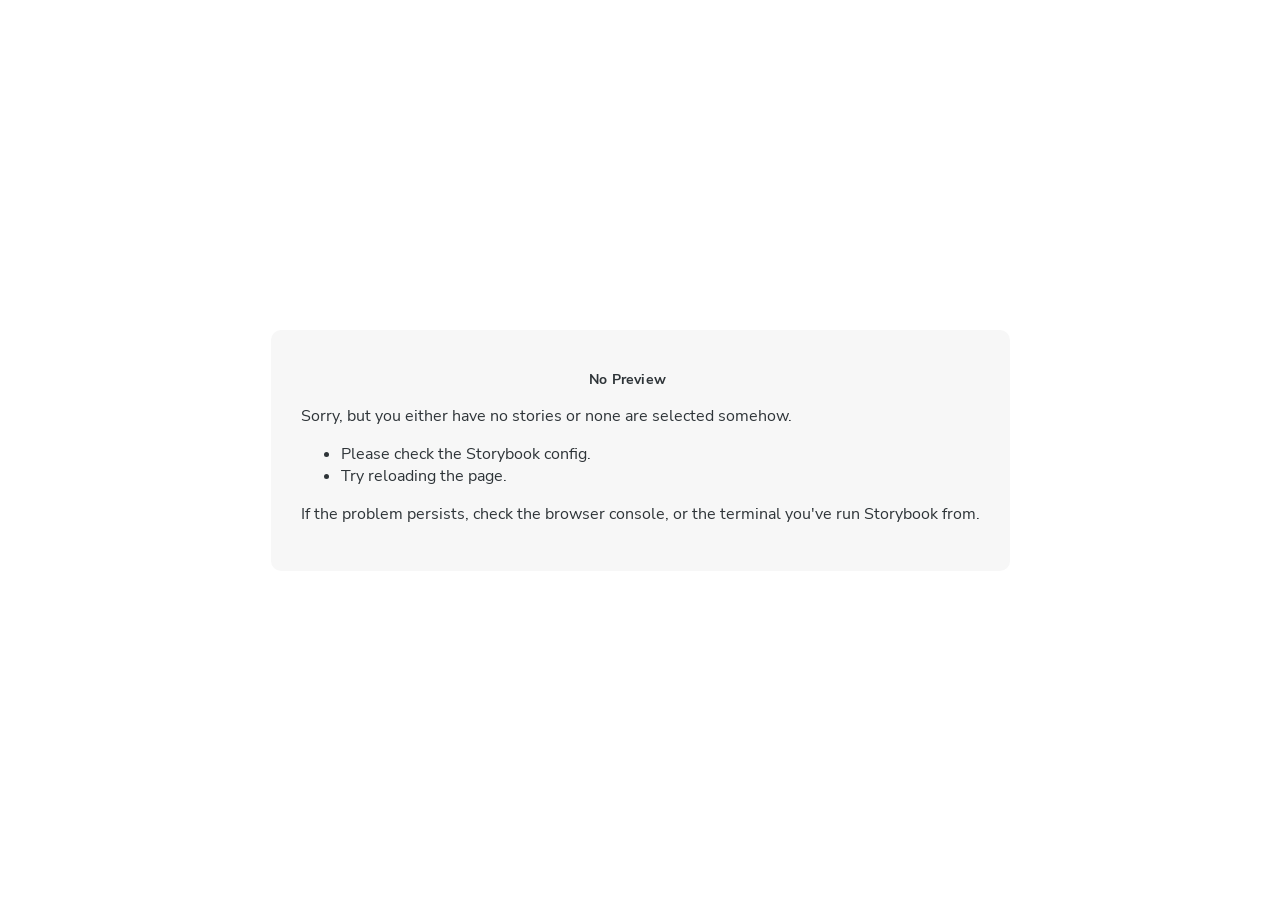
<file: develop/ui-composer/iframe.html>
<!doctype html><html lang="en"><head><meta charset="utf-8"><title>Webpack App</title><meta name="viewport" content="width=device-width,initial-scale=1"><style>@font-face {
        font-family: 'Nunito Sans';
        font-style: normal;
        font-weight: 400;
        font-display: swap;
        src: url('./sb-common-assets/nunito-sans-regular.woff2') format('woff2');
      }

      @font-face {
        font-family: 'Nunito Sans';
        font-style: italic;
        font-weight: 400;
        font-display: swap;
        src: url('./sb-common-assets/nunito-sans-italic.woff2') format('woff2');
      }

      @font-face {
        font-family: 'Nunito Sans';
        font-style: normal;
        font-weight: 700;
        font-display: swap;
        src: url('./sb-common-assets/nunito-sans-bold.woff2') format('woff2');
      }

      @font-face {
        font-family: 'Nunito Sans';
        font-style: italic;
        font-weight: 700;
        font-display: swap;
        src: url('./sb-common-assets/nunito-sans-bold-italic.woff2') format('woff2');
      }</style><base target="_parent"><style>/* While we aren't showing the main block yet, but still preparing, we want everything the user has rendered, which may or may not be in #storybook-root, to be display none */
  .sb-show-preparing-story:not(.sb-show-main) > :not(.sb-preparing-story) {
    display: none;
  }

  .sb-show-preparing-docs:not(.sb-show-main) > :not(.sb-preparing-docs) {
    display: none;
  }

  /* Hide our own blocks when we aren't supposed to be showing them */
  :not(.sb-show-preparing-story) > .sb-preparing-story,
  :not(.sb-show-preparing-docs) > .sb-preparing-docs,
  :not(.sb-show-nopreview) > .sb-nopreview,
  :not(.sb-show-errordisplay) > .sb-errordisplay {
    display: none;
  }

  .sb-show-main.sb-main-centered {
    margin: 0;
    display: flex;
    align-items: center;
    min-height: 100vh;
  }

  .sb-show-main.sb-main-centered #storybook-root {
    box-sizing: border-box;
    margin: auto;
    padding: 1rem;
    max-height: 100%;
    /* Hack for centering correctly in IE11 */
  }

  /* Vertical centering fix for IE11 */
  @media screen and (-ms-high-contrast: none), (-ms-high-contrast: active) {
    .sb-show-main.sb-main-centered:after {
      content: '';
      min-height: inherit;
      font-size: 0;
    }
  }

  .sb-show-main.sb-main-fullscreen {
    margin: 0;
    padding: 0;
    display: block;
  }

  .sb-show-main.sb-main-padded {
    margin: 0;
    padding: 1rem;
    display: block;
    box-sizing: border-box;
  }

  .sb-wrapper {
    position: fixed;
    top: 0;
    bottom: 0;
    left: 0;
    right: 0;
    box-sizing: border-box;

    padding: 40px;
    font-family:
      'Nunito Sans',
      -apple-system,
      '.SFNSText-Regular',
      'San Francisco',
      BlinkMacSystemFont,
      'Segoe UI',
      'Helvetica Neue',
      Helvetica,
      Arial,
      sans-serif;
    -webkit-font-smoothing: antialiased;
    overflow: auto;
  }

  @media (max-width: 700px) {
    .sb-wrapper {
      padding: 20px;
    }
  }

  @media (max-width: 500px) {
    .sb-wrapper {
      padding: 10px;
    }
  }

  .sb-heading {
    font-size: 14px;
    font-weight: 600;
    letter-spacing: 0.2px;
    margin: 10px 0;
    padding-right: 25px;
  }

  .sb-nopreview {
    display: flex;
    align-content: center;
    justify-content: center;
    box-sizing: border-box;
  }

  .sb-nopreview_main {
    margin: auto;
    padding: 30px;
    border-radius: 10px;
    background: rgb(247, 247, 247);
    color: rgb(46, 52, 56);
  }

  .sb-nopreview_main * {
    background: rgb(247, 247, 247);
    color: rgb(46, 52, 56);
  }

  .sb-nopreview_heading {
    text-align: center;
  }

  .sb-errordisplay {
    background: #f6f9fc;
    color: black;
    z-index: 999999;
    width: 100vw;
    min-height: 100vh;
    box-sizing: border-box;
  }

  .sb-errordisplay_main {
    margin: auto;
    padding: 24px;
    display: flex;
    box-sizing: border-box;

    flex-direction: column;
    min-height: 100%;
    width: 100%;
    border-radius: 6px;
    background: white;
    color: black;
    border: 1px solid #ff0000;
    box-shadow: 0 0 64px rgba(0, 0, 0, 0.1);
    gap: 24px;
  }

  .sb-errordisplay_main ol {
    padding-left: 18px;
    margin: 0;
  }

  /* Redefine colors to ensure readability regardless of user-provided * selectors. */
  .sb-errordisplay_main * {
    background: white;
    color: black;
  }

  /* Exclude error code block from the universal reset to preserve ANSI colors and dark theme */
  .sb-errordisplay_main .sb-errordisplay_code,
  .sb-errordisplay_main .sb-errordisplay_code * {
    background: #242424;
    color: #c6c6c6;
  }

  .sb-errordisplay_main h1 {
    font-family: inherit;
    font-size: 22px;
    font-weight: 400;
    line-height: 30px;
    margin: 0;
  }

  .sb-errordisplay_main h1::before {
    content: '';
    display: inline-block;
    width: 12px;
    height: 12px;
    background: #ff4400;
    border-radius: 50%;
    margin-right: 8px;
  }

  .sb-errordisplay_main p,
  .sb-errordisplay_main ol {
    font-family: inherit;
    font-size: 14px;
    font-weight: 400;
    line-height: 19px;
    margin: 0;
  }

  .sb-errordisplay_main li + li {
    margin: 0;
    padding: 0;
    padding-top: 12px;
  }

  .sb-errordisplay_main a {
    color: currentColor;
  }

  .sb-errordisplay_main .sb-errordisplay_code {
    padding: 10px;
    flex: 1;
    background: #242424;
    color: #c6c6c6;
    box-sizing: border-box;

    font-size: 14px;
    font-weight: 400;
    line-height: 19px;
    border-radius: 4px;

    font-family:
      'Operator Mono', 'Fira Code Retina', 'Fira Code', 'FiraCode-Retina', 'Andale Mono',
      'Lucida Console', Consolas, Monaco, monospace;
    margin: 0;
    overflow: auto;
  }

  .sb-errordisplay_main .sb-errordisplay_code code {
    background-color: inherit;
    color: inherit;
  }

  .sb-errordisplay_main .sb-errordisplay_code {
    white-space: pre-wrap;
  }

  @-webkit-keyframes sb-rotate360 {
    from {
      transform: rotate(0deg);
    }

    to {
      transform: rotate(360deg);
    }
  }

  @keyframes sb-rotate360 {
    from {
      transform: rotate(0deg);
    }

    to {
      transform: rotate(360deg);
    }
  }

  @-webkit-keyframes sb-glow {
    0%,
    100% {
      opacity: 1;
    }

    50% {
      opacity: 0.4;
    }
  }

  @keyframes sb-glow {
    0%,
    100% {
      opacity: 1;
    }

    50% {
      opacity: 0.4;
    }
  }

  /* We display the preparing loaders *over* the rendering story */
  .sb-preparing-story,
  .sb-preparing-docs {
    background-color: white;
    /* Maximum possible z-index. It would be better to use stacking contexts to ensure it's always
    on top, but this isn't possible as it would require making CSS changes that could affect user code */
    z-index: 2147483647;
  }

  .sb-loader {
    -webkit-animation: sb-rotate360 0.7s linear infinite;
    animation: sb-rotate360 0.7s linear infinite;
    border-color: rgba(97, 97, 97, 0.29);
    border-radius: 50%;
    border-style: solid;
    border-top-color: #646464;
    border-width: 2px;
    display: inline-block;
    height: 32px;
    left: 50%;
    margin-left: -16px;
    margin-top: -16px;
    mix-blend-mode: difference;
    overflow: hidden;
    position: absolute;
    top: 50%;
    transition: all 200ms ease-out;
    vertical-align: top;
    width: 32px;
    z-index: 4;
  }

  .sb-previewBlock {
    background: #fff;
    border: 1px solid rgba(0, 0, 0, 0.1);
    border-radius: 4px;
    box-shadow: rgba(0, 0, 0, 0.1) 0 1px 3px 0;
    margin: 25px auto 40px;
    max-width: 600px;
  }

  .sb-previewBlock_header {
    align-items: center;
    box-shadow: rgba(0, 0, 0, 0.1) 0 -1px 0 0 inset;
    display: flex;
    gap: 14px;
    height: 40px;
    padding: 0 12px;
  }

  .sb-previewBlock_icon {
    -webkit-animation: sb-glow 1.5s ease-in-out infinite;
    animation: sb-glow 1.5s ease-in-out infinite;
    background: #e6e6e6;
    height: 14px;
    width: 14px;
  }

  .sb-previewBlock_icon:last-child {
    margin-left: auto;
  }

  .sb-previewBlock_body {
    -webkit-animation: sb-glow 1.5s ease-in-out infinite;
    animation: sb-glow 1.5s ease-in-out infinite;
    height: 182px;
    position: relative;
  }

  .sb-argstableBlock {
    border-collapse: collapse;
    border-spacing: 0;
    font-size: 13px;
    line-height: 20px;
    margin: 25px auto 40px;
    max-width: 600px;
    text-align: left;
    width: 100%;
  }

  .sb-argstableBlock th:first-of-type,
  .sb-argstableBlock td:first-of-type {
    padding-left: 20px;
  }

  .sb-argstableBlock th:nth-of-type(2),
  .sb-argstableBlock td:nth-of-type(2) {
    width: 35%;
  }

  .sb-argstableBlock th:nth-of-type(3),
  .sb-argstableBlock td:nth-of-type(3) {
    width: 15%;
  }

  .sb-argstableBlock th:last-of-type,
  .sb-argstableBlock td:last-of-type {
    width: 25%;
    padding-right: 20px;
  }

  .sb-argstableBlock th span,
  .sb-argstableBlock td span {
    -webkit-animation: sb-glow 1.5s ease-in-out infinite;
    animation: sb-glow 1.5s ease-in-out infinite;
    background-color: rgba(0, 0, 0, 0.1);
    border-radius: 0;
    box-shadow: none;
    color: transparent;
  }

  .sb-argstableBlock th {
    padding: 10px 15px;
  }

  .sb-argstableBlock-body {
    border-radius: 4px;
    box-shadow:
      rgba(0, 0, 0, 0.1) 0 1px 3px 1px,
      rgba(0, 0, 0, 0.065) 0 0 0 1px;
  }

  .sb-argstableBlock-body tr {
    background: transparent;
    overflow: hidden;
  }

  .sb-argstableBlock-body tr:not(:first-child) {
    border-top: 1px solid #e6e6e6;
  }

  .sb-argstableBlock-body tr:first-child td:first-child {
    border-top-left-radius: 4px;
  }

  .sb-argstableBlock-body tr:first-child td:last-child {
    border-top-right-radius: 4px;
  }

  .sb-argstableBlock-body tr:last-child td:first-child {
    border-bottom-left-radius: 4px;
  }

  .sb-argstableBlock-body tr:last-child td:last-child {
    border-bottom-right-radius: 4px;
  }

  .sb-argstableBlock-body td {
    background: #fff;
    padding-bottom: 10px;
    padding-top: 10px;
    vertical-align: top;
  }

  .sb-argstableBlock-body td:not(:first-of-type) {
    padding-left: 15px;
    padding-right: 15px;
  }

  .sb-argstableBlock-body button {
    -webkit-animation: sb-glow 1.5s ease-in-out infinite;
    animation: sb-glow 1.5s ease-in-out infinite;
    background-color: rgba(0, 0, 0, 0.1);
    border: 0;
    border-radius: 0;
    box-shadow: none;
    color: transparent;
    display: inline;
    font-size: 12px;
    line-height: 1;
    padding: 10px 16px;
  }

  .sb-argstableBlock-summary {
    margin-top: 4px;
  }

  .sb-argstableBlock-code {
    margin-right: 4px;
    margin-bottom: 4px;
    padding: 2px 5px;
  }

  .sb-sr-only,
  .sb-hidden-until-focus:not(:focus) {
    position: absolute;
    width: 1px;
    height: 1px;
    padding: 0px;
    margin: -1px;
    overflow: hidden;
    clip: rect(0, 0, 0, 0);
    border: none;
  }

  .sb-hidden-until-focus {
    opacity: 0;
    transition: opacity 150ms ease-out;
  }

  .sb-hidden-until-focus:focus {
    opacity: 1;
  }</style><script>/* globals window */
  try {
    if (window.top !== window) {
      window.__REACT_DEVTOOLS_GLOBAL_HOOK__ = window.top.__REACT_DEVTOOLS_GLOBAL_HOOK__;
      window.__VUE_DEVTOOLS_GLOBAL_HOOK__ = window.top.__VUE_DEVTOOLS_GLOBAL_HOOK__;
      window.top.__VUE_DEVTOOLS_CONTEXT__ = window.document;
    }
  } catch (e) {
    // eslint-disable-next-line no-console
    console.warn('unable to connect to top frame for connecting dev tools');
  }</script><style>#storybook-root[hidden],
      #storybook-docs[hidden] {
        display: none !important;
      }</style></head><body><div class="sb-preparing-story sb-wrapper"><div class="sb-loader"></div></div><div class="sb-preparing-docs sb-wrapper"><div class="sb-previewBlock"><div class="sb-previewBlock_header"><div class="sb-previewBlock_icon"></div><div class="sb-previewBlock_icon"></div><div class="sb-previewBlock_icon"></div><div class="sb-previewBlock_icon"></div></div><div class="sb-previewBlock_body"><div class="sb-loader"></div></div></div><table aria-hidden="true" class="sb-argstableBlock"><thead class="sb-argstableBlock-head"><tr><th><span>Name</span></th><th><span>Description</span></th><th><span>Default</span></th><th><span>Control</span></th></tr></thead><tbody class="sb-argstableBlock-body"><tr><td><span>propertyName</span><span title="Required">*</span></td><td><div><span>This is a short description</span></div><div class="sb-argstableBlock-summary"><div><span class="sb-argstableBlock-code">summary</span></div></div></td><td><div><span class="sb-argstableBlock-code">defaultValue</span></div></td><td><button>Set string</button></td></tr><tr><td><span>propertyName</span><span>*</span></td><td><div><span>This is a short description</span></div><div class="sb-argstableBlock-summary"><div><span class="sb-argstableBlock-code">summary</span></div></div></td><td><div><span class="sb-argstableBlock-code">defaultValue</span></div></td><td><button>Set string</button></td></tr><tr><td><span>propertyName</span><span>*</span></td><td><div><span>This is a short description</span></div><div class="sb-argstableBlock-summary"><div><span class="sb-argstableBlock-code">summary</span></div></div></td><td><div><span class="sb-argstableBlock-code">defaultValue</span></div></td><td><button>Set string</button></td></tr></tbody></table></div><div class="sb-nopreview sb-wrapper"><div class="sb-nopreview_main"><h1 class="sb-nopreview_heading sb-heading">No Preview</h1><p>Sorry, but you either have no stories or none are selected somehow.</p><ul><li>Please check the Storybook config.</li><li>Try reloading the page.</li></ul><p>If the problem persists, check the browser console, or the terminal you've run Storybook from.</p></div></div><div class="sb-errordisplay sb-wrapper"><div class="sb-errordisplay_main"><h1 id="error-message"></h1><p>The component failed to render properly, likely due to a configuration issue in Storybook. Here are some common causes and how you can address them:</p><ol><li><strong>Missing Context/Providers</strong>: You can use decorators to supply specific contexts or providers, which are sometimes necessary for components to render correctly. For detailed instructions on using decorators, please visit the <a href="https://storybook.js.org/docs/writing-stories/decorators">Decorators documentation</a>.</li><li><strong>Misconfigured Webpack or Vite</strong>: Verify that Storybook picks up all necessary settings for loaders, plugins, and other relevant parameters. You can find step-by-step guides for configuring <a href="https://storybook.js.org/docs/builders/webpack">Webpack</a> or <a href="https://storybook.js.org/docs/builders/vite">Vite</a> with Storybook.</li><li><strong>Missing Environment Variables</strong>: Your Storybook may require specific environment variables to function as intended. You can set up custom environment variables as outlined in the <a href="https://storybook.js.org/docs/configure/environment-variables">Environment Variables documentation</a>.</li></ol><pre class="sb-errordisplay_code"><code id="error-stack"></code></pre></div></div><div id="storybook-root"></div><div id="storybook-docs"></div><script>window['CONFIG_TYPE'] = "PRODUCTION";
          
      
          
            window['LOGLEVEL'] = "info";
          
      
          
            window['FRAMEWORK_OPTIONS'] = {};
          
      
          
            window['CHANNEL_OPTIONS'] = {};
          
      
          
            window['FEATURES'] = {"actions":true,"argTypeTargetsV7":true,"babelRemoveBugfixes":false,"backgrounds":true,"changeDetection":true,"componentsManifest":false,"controls":true,"disallowImplicitActionsInRenderV8":true,"highlight":true,"interactions":true,"legacyDecoratorFileOrder":false,"measure":true,"outline":true,"menuOnboardingChecklist":true,"sidebarOnboardingChecklist":true,"viewport":true};
          
      
          
      
          
            window['STORIES'] = [{"titlePrefix":"","directory":"./src","files":"**/*.stories.@(js|jsx|ts|tsx)","importPathMatcher":"^\\.[\\\\/](?:src(?:\\/(?!\\.)(?:(?:(?!(?:^|\\/)\\.).)*?)\\/|\\/|$)(?!\\.)(?=.)[^/]*?\\.stories\\.(js|jsx|ts|tsx))$"}];
          
      
          
            window['DOCS_OPTIONS'] = {"defaultName":"Docs"};
          
      
          
            window['TAGS_OPTIONS'] = {};</script><script type="module">import './sb-preview/runtime.js';

      
      import './mocker-runtime-injected.js';
      
      import './runtime~main.1931c944.iframe.bundle.js';
      
      import './457.7aa3c5da.iframe.bundle.js';
      
      import './main.6f89036b.iframe.bundle.js';</script></body></html>
</file>
<file: develop/uikit-playground/assets/index-ypTz9QQp.css>
@font-face{font-family:RocketChat;font-weight:400;font-style:normal;font-display:auto;src:url(./rocketchat-FRAUF_TE.eot);src:url(./rocketchat-FRAUF_TE.eot?#iefix)format("embedded-opentype"),url(./rocketchat-DtIAN7yB.woff2)format("woff2"),url(./rocketchat-BEL_Sgkd.woff)format("woff"),url(./rocketchat-Do8jDWmf.ttf)format("truetype"),url(./rocketchat-BgdpkcWd.svg#RocketChat)format("svg")}@font-face{font-family:Inter;font-weight:100 900;font-style:normal;font-display:swap;src:url(./InterVariable-DiVDrmQJ.woff2)format("woff2")}.rcx-box--with-inline-elements a,.rcx-field__description a,.rcx-field__error a,.rcx-field__hint a,.rcx-field__link a,.rcx-message-generic-preview__footer a,.rcx-message-generic-preview__title-link,.rcx-sidebar-item:not(.rcx-item),.rcx-sidebar-link,.rcx-states__link a,.rcx-tag--clickable.rcx-tag--clickable,a:where(:not(.rcx-button,.rcx-item,.rcx-item__link)){color:var(--rcx-link-color,var(--rcx-color-font-info,#095ad2))}.rcx-box--with-inline-elements a:focus-visible,.rcx-field__description a:focus-visible,.rcx-field__error a:focus-visible,.rcx-field__hint a:focus-visible,.rcx-field__link a:focus-visible,.rcx-message-generic-preview__footer a:focus-visible,.rcx-message-generic-preview__title-link:focus-visible,.rcx-sidebar-item:focus-visible:not(.rcx-item),.rcx-sidebar-link:focus-visible,.rcx-states__link a:focus-visible,.rcx-tag--clickable:focus-visible,a:focus-visible:where(:not(.rcx-button,.rcx-item,.rcx-item__link)){color:var(--rcx-link-focus-color,var(--rcx-color-font-info,#095ad2));border-radius:var(--rcx-border-radius-small,.125rem);outline:var(--rcx-link-focus-outline-color,var(--rcx-color-stroke-highlight,#156ff5)) solid 1px;outline-offset:0;box-shadow:0 0 0 2px var(--rcx-link-focus-box-shadow-color,var(--rcx-color-stroke-extra-light-highlight,#d1ebfe));text-decoration:none}.rcx-box--with-inline-elements a:where(:visited),.rcx-field__description a:where(:visited),.rcx-field__error a:where(:visited),.rcx-field__hint a:where(:visited),.rcx-field__link a:where(:visited),.rcx-message-generic-preview__footer a:where(:visited),.rcx-message-generic-preview__title-link:where(:visited),.rcx-sidebar-item:where(:visited):not(.rcx-item),.rcx-sidebar-link:where(:visited),.rcx-states__link a:where(:visited),.rcx-tag--clickable:where(:visited),.rcx-tag--danger.rcx-tag--clickable:where(:visited),.rcx-tag--featured.rcx-tag--clickable:where(:visited),.rcx-tag--primary.rcx-tag--clickable:where(:visited),.rcx-tag--secondary-danger.rcx-tag--clickable:where(:visited),.rcx-tag--secondary-info.rcx-tag--clickable:where(:visited),.rcx-tag--secondary-warning.rcx-tag--clickable:where(:visited),.rcx-tag--secondary.rcx-tag--clickable:where(:visited),.rcx-tag--warning.rcx-tag--clickable:where(:visited),a:where(:visited):where(:not(.rcx-button,.rcx-item,.rcx-item__link)){color:var(--rcx-link-visited-color,var(--rcx-color-font-info,#095ad2))}.rcx-box--with-inline-elements a:where(:active),.rcx-field__description a:where(:active),.rcx-field__error a:where(:active),.rcx-field__hint a:where(:active),.rcx-field__link a:where(:active),.rcx-message-generic-preview__footer a:where(:active),.rcx-message-generic-preview__title-link:where(:active),.rcx-sidebar-item:where(:active):not(.rcx-item),.rcx-sidebar-link:where(:active),.rcx-states__link a:where(:active),.rcx-tag--clickable:where(:active),.rcx-tag--danger.rcx-tag--clickable:where(:active),.rcx-tag--featured.rcx-tag--clickable:where(:active),.rcx-tag--primary.rcx-tag--clickable:where(:active),.rcx-tag--secondary-danger.rcx-tag--clickable:where(:active),.rcx-tag--secondary-info.rcx-tag--clickable:where(:active),.rcx-tag--secondary-warning.rcx-tag--clickable:where(:active),.rcx-tag--secondary.rcx-tag--clickable:where(:active),.rcx-tag--warning.rcx-tag--clickable:where(:active),a:where(:active):where(:not(.rcx-button,.rcx-item,.rcx-item__link)){color:var(--rcx-link-active-color,var(--rcx-color-font-info,#095ad2))}.rcx-box--with-inline-elements abbr,.rcx-box--with-inline-elements b,.rcx-box--with-inline-elements cite,.rcx-box--with-inline-elements code,.rcx-box--with-inline-elements del,.rcx-box--with-inline-elements dfn,.rcx-box--with-inline-elements em,.rcx-box--with-inline-elements i,.rcx-box--with-inline-elements ins,.rcx-box--with-inline-elements kbd,.rcx-box--with-inline-elements q,.rcx-box--with-inline-elements samp,.rcx-box--with-inline-elements small,.rcx-box--with-inline-elements strong,.rcx-box--with-inline-elements sub,.rcx-box--with-inline-elements sup,.rcx-box--with-inline-elements time,.rcx-box--with-inline-elements var,.rcx-field__description abbr,.rcx-field__description b,.rcx-field__description cite,.rcx-field__description code,.rcx-field__description del,.rcx-field__description dfn,.rcx-field__description em,.rcx-field__description i,.rcx-field__description ins,.rcx-field__description kbd,.rcx-field__description q,.rcx-field__description samp,.rcx-field__description small,.rcx-field__description strong,.rcx-field__description sub,.rcx-field__description sup,.rcx-field__description time,.rcx-field__description var,.rcx-field__error abbr,.rcx-field__error b,.rcx-field__error cite,.rcx-field__error code,.rcx-field__error del,.rcx-field__error dfn,.rcx-field__error em,.rcx-field__error i,.rcx-field__error ins,.rcx-field__error kbd,.rcx-field__error q,.rcx-field__error samp,.rcx-field__error small,.rcx-field__error strong,.rcx-field__error sub,.rcx-field__error sup,.rcx-field__error time,.rcx-field__error var,.rcx-field__hint abbr,.rcx-field__hint b,.rcx-field__hint cite,.rcx-field__hint code,.rcx-field__hint del,.rcx-field__hint dfn,.rcx-field__hint em,.rcx-field__hint i,.rcx-field__hint ins,.rcx-field__hint kbd,.rcx-field__hint q,.rcx-field__hint samp,.rcx-field__hint small,.rcx-field__hint strong,.rcx-field__hint sub,.rcx-field__hint sup,.rcx-field__hint time,.rcx-field__hint var,.rcx-field__link abbr,.rcx-field__link b,.rcx-field__link cite,.rcx-field__link code,.rcx-field__link del,.rcx-field__link dfn,.rcx-field__link em,.rcx-field__link i,.rcx-field__link ins,.rcx-field__link kbd,.rcx-field__link q,.rcx-field__link samp,.rcx-field__link small,.rcx-field__link strong,.rcx-field__link sub,.rcx-field__link sup,.rcx-field__link time,.rcx-field__link var,.rcx-states__link abbr,.rcx-states__link b,.rcx-states__link cite,.rcx-states__link code,.rcx-states__link del,.rcx-states__link dfn,.rcx-states__link em,.rcx-states__link i,.rcx-states__link ins,.rcx-states__link kbd,.rcx-states__link q,.rcx-states__link samp,.rcx-states__link small,.rcx-states__link strong,.rcx-states__link sub,.rcx-states__link sup,.rcx-states__link time,.rcx-states__link var{letter-spacing:inherit;color:inherit;font:inherit}.rcx-box--with-inline-elements a,.rcx-box--with-inline-elements abbr,.rcx-box--with-inline-elements q,.rcx-field__description a,.rcx-field__description abbr,.rcx-field__description q,.rcx-field__error a,.rcx-field__error abbr,.rcx-field__error q,.rcx-field__hint a,.rcx-field__hint abbr,.rcx-field__hint q,.rcx-field__link a,.rcx-field__link abbr,.rcx-field__link q,.rcx-states__link a,.rcx-states__link abbr,.rcx-states__link q{letter-spacing:inherit;font:inherit}.rcx-box--with-inline-elements b,.rcx-box--with-inline-elements strong,.rcx-field__description b,.rcx-field__description strong,.rcx-field__error b,.rcx-field__error strong,.rcx-field__hint b,.rcx-field__hint strong,.rcx-field__link b,.rcx-field__link strong,.rcx-states__link b,.rcx-states__link strong{letter-spacing:inherit;font:inherit;font-weight:bolder}.rcx-box--with-inline-elements em,.rcx-box--with-inline-elements i,.rcx-box--with-inline-elements q cite,.rcx-box--with-inline-elements var,.rcx-field__description em,.rcx-field__description i,.rcx-field__description q cite,.rcx-field__description var,.rcx-field__error em,.rcx-field__error i,.rcx-field__error q cite,.rcx-field__error var,.rcx-field__hint em,.rcx-field__hint i,.rcx-field__hint q cite,.rcx-field__hint var,.rcx-field__link em,.rcx-field__link i,.rcx-field__link q cite,.rcx-field__link var,.rcx-states__link em,.rcx-states__link i,.rcx-states__link q cite,.rcx-states__link var{letter-spacing:inherit;font:inherit;font-style:italic}.rcx-box--with-inline-elements q:before,.rcx-field__description q:before,.rcx-field__error q:before,.rcx-field__hint q:before,.rcx-field__link q:before,.rcx-states__link q:before{content:open-quote}.rcx-box--with-inline-elements q:after,.rcx-field__description q:after,.rcx-field__error q:after,.rcx-field__hint q:after,.rcx-field__link q:after,.rcx-states__link q:after{content:close-quote}.rcx-box--with-inline-elements ol,.rcx-box--with-inline-elements ul,.rcx-field__description ol,.rcx-field__description ul,.rcx-field__error ol,.rcx-field__error ul,.rcx-field__hint ol,.rcx-field__hint ul,.rcx-field__link ol,.rcx-field__link ul,.rcx-states__link ol,.rcx-states__link ul{display:inline-flex}.rcx-box--with-inline-elements li,.rcx-field__description li,.rcx-field__error li,.rcx-field__hint li,.rcx-field__link li,.rcx-states__link li{margin-inline:24px 8px;display:list-item}.rcx-box--with-inline-elements li:first-child,.rcx-field__description li:first-child,.rcx-field__error li:first-child,.rcx-field__hint li:first-child,.rcx-field__link li:first-child,.rcx-states__link li:first-child{margin-inline-start:16px}.rcx-box--with-block-elements ul,.rcx-box--with-inline-elements ul,.rcx-field__description ul,.rcx-field__error ul,.rcx-field__hint ul,.rcx-field__link ul,.rcx-states__link ul{list-style-type:disc}.rcx-box--with-inline-elements ul span,.rcx-field__description ul span,.rcx-field__error ul span,.rcx-field__hint ul span,.rcx-field__link ul span,.rcx-states__link ul span{margin-inline-end:8px}.rcx-box--with-inline-elements ul input,.rcx-field__description ul input,.rcx-field__error ul input,.rcx-field__hint ul input,.rcx-field__link ul input,.rcx-states__link ul input{vertical-align:middle}.rcx-box--with-block-elements ol,.rcx-box--with-inline-elements ol,.rcx-field__description ol,.rcx-field__error ol,.rcx-field__hint ol,.rcx-field__link ol,.rcx-states__link ol{list-style-type:decimal}.rcx-box--with-inline-elements code,.rcx-field__description code,.rcx-field__error code,.rcx-field__hint code,.rcx-field__link code,.rcx-states__link code{vertical-align:middle;white-space:pre-wrap;letter-spacing:inherit;word-wrap:break-word;color:var(--rcx-color-font-default,#2f343d);border-width:1px;border-color:var(--rcx-color-stroke-light,#cbced1);border-radius:var(--rcx-border-radius-medium,.25rem);background-color:var(--rcx-color-surface-tint,#f7f8fa);font:inherit;font-family:var(--rcx-font-family-mono,Menlo,Monaco,Consolas,"Liberation Mono","Courier New",monospace);-webkit-font-smoothing:auto;letter-spacing:0;direction:ltr;unicode-bidi:embed;padding:1px 4px;font-size:.75rem;font-weight:700;line-height:1rem;display:inline}.rcx-box--with-inline-elements time,.rcx-field__description time,.rcx-field__error time,.rcx-field__hint time,.rcx-field__link time,.rcx-states__link time{letter-spacing:inherit;color:var(--rcx-color-font-secondary-info,#6c737a);font:inherit}.rcx-box--with-inline-elements dfn,.rcx-field__description dfn,.rcx-field__error dfn,.rcx-field__hint dfn,.rcx-field__link dfn,.rcx-states__link dfn{letter-spacing:inherit;color:var(--rcx-color-font-secondary-info,#6c737a);font:inherit;font-style:italic}.rcx-box--with-inline-elements abbr[title],.rcx-field__description abbr[title],.rcx-field__error abbr[title],.rcx-field__hint abbr[title],.rcx-field__link abbr[title],.rcx-states__link abbr[title]{border-block-end-width:0;-webkit-text-decoration:underline dashed;text-decoration:underline dashed}.rcx-box--with-inline-elements del,.rcx-field__description del,.rcx-field__error del,.rcx-field__hint del,.rcx-field__link del,.rcx-states__link del{letter-spacing:inherit;font:inherit;-webkit-text-decoration:line-through;text-decoration:line-through}.rcx-box--with-inline-elements ins,.rcx-field__description ins,.rcx-field__error ins,.rcx-field__hint ins,.rcx-field__link ins,.rcx-states__link ins{letter-spacing:inherit;font:inherit;-webkit-text-decoration:underline;text-decoration:underline}.rcx-box--with-inline-elements sub,.rcx-box--with-inline-elements sup,.rcx-field__description sub,.rcx-field__description sup,.rcx-field__error sub,.rcx-field__error sup,.rcx-field__hint sub,.rcx-field__hint sup,.rcx-field__link sub,.rcx-field__link sup,.rcx-states__link sub,.rcx-states__link sup{vertical-align:baseline;font-size:75%;line-height:0;position:relative}.rcx-box--with-inline-elements sup,.rcx-field__description sup,.rcx-field__error sup,.rcx-field__hint sup,.rcx-field__link sup,.rcx-states__link sup{inset-block-start:-.5em}.rcx-box--with-inline-elements sub,.rcx-field__description sub,.rcx-field__error sub,.rcx-field__hint sub,.rcx-field__link sub,.rcx-states__link sub{inset-block-end:-.25em}.rcx-box--with-inline-elements kbd,.rcx-field__description kbd,.rcx-field__error kbd,.rcx-field__hint kbd,.rcx-field__link kbd,.rcx-states__link kbd{letter-spacing:inherit;border-radius:var(--rcx-border-radius-small,.125rem);font:inherit;font-family:var(--rcx-font-family-mono,Menlo,Monaco,Consolas,"Liberation Mono","Courier New",monospace);-webkit-font-smoothing:auto;border:1px solid;padding:4px 8px}.rcx-box--with-inline-elements small,.rcx-field__description small,.rcx-field__error small,.rcx-field__hint small,.rcx-field__link small,.rcx-states__link small{letter-spacing:inherit;font:inherit;font-size:80%}.rcx-box--with-block-elements{font:inherit}.rcx-box--with-block-elements h1{letter-spacing:0;font-size:1.5rem;font-weight:700;line-height:2rem}.rcx-box--with-block-elements h2{letter-spacing:0;font-size:1rem;font-weight:700;line-height:1.5rem}.rcx-box--with-block-elements h3{letter-spacing:0;font-size:.875rem;font-weight:500;line-height:1.25rem}.rcx-box--with-block-elements h4{letter-spacing:0;font-size:.75rem;font-weight:700;line-height:1rem}.rcx-box--with-block-elements h5,.rcx-box--with-block-elements h6{letter-spacing:0;font-size:.625rem;font-weight:700;line-height:.75rem}.rcx-box--with-block-elements h1,.rcx-box--with-block-elements h2,.rcx-box--with-block-elements h3,.rcx-box--with-block-elements h4,.rcx-box--with-block-elements h5,.rcx-box--with-block-elements h6{margin:16px 0;display:block}.rcx-box--with-block-elements p{letter-spacing:0;color:inherit;margin:16px 0;font-size:.875rem;font-weight:400;line-height:1.25rem;display:block}.rcx-box--with-block-elements ol,.rcx-box--with-block-elements ul{letter-spacing:0;margin:16px 0;padding-inline-start:40px;font-size:.875rem;font-weight:400;line-height:1.25rem;display:block}.rcx-box--with-block-elements li{text-align:inherit;color:inherit;font:inherit;margin-inline-start:0;display:list-item}.rcx-box--with-block-elements li:first-child{margin-inline-start:0}.rcx-box--with-block-elements pre{letter-spacing:inherit;font:inherit;font-family:var(--rcx-font-family-mono,Menlo,Monaco,Consolas,"Liberation Mono","Courier New",monospace)}.rcx-box--with-block-elements pre code{letter-spacing:inherit;margin:8px 0;padding:8px;display:block;overflow-y:hidden}.rcx-box,.rcx-box--full:after,.rcx-box--full:before,.rcx-skeleton{box-sizing:border-box;font-variant-numeric:tabular-nums;-webkit-font-smoothing:antialiased;-moz-osx-font-smoothing:grayscale;outline:none;flex:0 auto}.rcx-box--animated,.rcx-box--animated:after,.rcx-box--animated:before{transition:all .18s}@media (prefers-reduced-motion){.rcx-box--animated,.rcx-box--animated:after,.rcx-box--animated:before{transition:none}}.rcx-box--full,.rcx-box--full:after,.rcx-box--full:before,.rcx-chip{font-family:var(--rcx-font-family-sans,Inter,-apple-system,BlinkMacSystemFont,"Segoe UI",Roboto,Oxygen,Ubuntu,Cantarell,"Helvetica Neue","Apple Color Emoji","Segoe UI Emoji","Segoe UI Symbol","Meiryo UI",Arial,sans-serif);-webkit-font-smoothing:antialiased;-moz-osx-font-smoothing:grayscale;border:0 solid;outline:none;margin:0;padding:0}.rcx-box--focusable{border:1px solid #0000}.rcx-box--focusable:focus-visible{border-color:var(--rcx-color-stroke-highlight,#156ff5);border-radius:var(--rcx-border-radius-medium,.25rem);box-shadow:none;box-shadow:0 0 0 2px var(--rcx-color-stroke-extra-light-highlight,#d1ebfe);outline:0}.rcx-accordion{border-block-end-color:var(--rcx-color-stroke-extra-light,#ebecef);border-block-end-width:1px}.rcx-accordion,.rcx-accordion-item{flex-flow:column;display:flex}.rcx-accordion-item__bar{text-align:start;min-height:5.5rem;color:var(--rcx-color-font-titles-labels,#1f2329);border-width:1px;border-color:var(--rcx-color-stroke-extra-light,#ebecef) transparent transparent;flex-flow:row;padding:31px 7px;display:flex}.rcx-accordion-item__bar[tabindex]{cursor:pointer;outline:0}.rcx-accordion-item__bar[tabindex]:disabled{cursor:not-allowed}.rcx-accordion-item__bar[tabindex]:hover{background-color:var(--rcx-color-surface-tint,#f7f8fa)}.rcx-accordion-item__bar[tabindex]:focus{border-color:var(--rcx-color-stroke-highlight,#156ff5);box-shadow:0 0 0 2px var(--rcx-color-stroke-extra-light-highlight,#d1ebfe)}.rcx-accordion-item__bar--disabled{cursor:not-allowed;color:var(--rcx-color-font-disabled,#cbced1);background-color:var(--rcx-color-surface-disabled,#f7f8fa)}.rcx-accordion-item__title{text-overflow:ellipsis;white-space:nowrap;letter-spacing:0;flex:1 1 0;font-size:1rem;font-weight:700;line-height:1.5rem;overflow:hidden}.rcx-accordion-item__panel{visibility:hidden;height:0;padding:0 8px;overflow:hidden}.rcx-accordion-item__panel--expanded{visibility:visible;height:auto;padding:32px 8px}.rcx-audio-player{border-width:1px;border-color:var(--rcx-color-stroke-extra-light,#ebecef);border-radius:var(--rcx-border-radius-medium,.25rem);background-color:var(--rcx-color-surface-tint,#f7f8fa);max-width:18.75rem;padding-block:12px;padding-inline:16px 8px}.rcx-audio-player,.rcx-audio-player__controls{align-items:center;width:100%;display:flex}.rcx-audio-player__track{flex-grow:1;align-items:center;gap:16px;margin-inline:8px;display:flex}.rcx-audio-player__time{letter-spacing:0;color:var(--rcx-color-font-secondary-info,#6c737a);font-size:.875rem;font-weight:400;line-height:1.25rem}.rcx-audio-player__range{width:100%}.rcx-autocomplete,.rcx-input-box--small:not(.rcx-input-box--undecorated),.rcx-input-box:not(.rcx-input-box--undecorated),.rcx-input-box__wrapper,.rcx-select{border-width:1px;border-color:var(--rcx-input-colors-border-color,var(--rcx-color-stroke-light,#cbced1));border-radius:var(--rcx-input-border-radius,var(--rcx-border-radius-medium,.25rem));background-color:var(--rcx-input-colors-background-color,var(--rcx-color-surface-light,#fff));box-shadow:none}.rcx-autocomplete:hover,.rcx-input-box--small:hover:not(.rcx-input-box--undecorated),.rcx-input-box:hover:not(.rcx-input-box--undecorated),.rcx-input-box__wrapper:hover,.rcx-select:hover{border-color:var(--rcx-input-colors-hover-border-color,var(--rcx-color-stroke-dark,#6c737a))}.rcx-autocomplete:focus,.rcx-autocomplete:focus-within,.rcx-input-box--small:focus-within:not(.rcx-input-box--undecorated),.rcx-input-box--small:focus:not(.rcx-input-box--undecorated),.rcx-input-box:focus-within:not(.rcx-input-box--undecorated),.rcx-input-box:focus:not(.rcx-input-box--undecorated),.rcx-input-box__wrapper:focus,.rcx-input-box__wrapper:focus-within,.rcx-select:focus,.rcx-select:focus-within{border-color:var(--rcx-input-colors-focus-border-color,var(--rcx-color-stroke-highlight,#156ff5));box-shadow:0 0 0 2px var(--rcx-input-colors-focus-shadow-color,var(--rcx-color-shadow-highlight,#d1ebfe))}.rcx-autocomplete:active,.rcx-input-box--small:active:not(.rcx-input-box--undecorated),.rcx-input-box:active:not(.rcx-input-box--undecorated),.rcx-input-box__wrapper:active,.rcx-select:active{border-color:var(--rcx-input-colors-active-border-color,var(--rcx-color-stroke-dark,#6c737a));box-shadow:none}.rcx-autocomplete:disabled,.rcx-input-box--small:disabled:not(.rcx-input-box--undecorated),.rcx-input-box:disabled:not(.rcx-input-box--undecorated),.rcx-input-box__wrapper:disabled,.rcx-select:disabled,:disabled .rcx-autocomplete,:disabled .rcx-input-box--small:not(.rcx-input-box--undecorated),:disabled .rcx-input-box:not(.rcx-input-box--undecorated),:disabled .rcx-input-box__wrapper,:disabled .rcx-select{border-color:var(--rcx-input-colors-disabled-border-color,var(--rcx-color-stroke-light,#cbced1));background-color:var(--rcx-input-colors-disabled-background-color,var(--rcx-color-surface-disabled,#f7f8fa))}.rcx-autocomplete:invalid,.rcx-input-box--small:not(.rcx-input-box--undecorated):invalid,.rcx-input-box:not(.rcx-input-box--undecorated):invalid,.rcx-input-box__wrapper:invalid,.rcx-select--invalid.rcx-autocomplete,.rcx-select.rcx-select--invalid,.rcx-select:invalid{border-width:1px;border-color:var(--rcx-input-colors-invalid-border-color,var(--rcx-color-stroke-error,#ec0d2a));border-radius:var(--rcx-input-border-radius,var(--rcx-border-radius-medium,.25rem));background-color:var(--rcx-input-colors-invalid-background-color,var(--rcx-color-surface-light,#fff));box-shadow:none}.rcx-autocomplete:has(>.rcx-input-box:invalid){border-width:1px;border-color:var(--rcx-input-colors-invalid-border-color,var(--rcx-color-stroke-error,#ec0d2a));border-radius:var(--rcx-input-border-radius,var(--rcx-border-radius-medium,.25rem));background-color:var(--rcx-input-colors-invalid-background-color,var(--rcx-color-surface-light,#fff));box-shadow:none}.rcx-input-box__wrapper:has(>.rcx-input-box:invalid){border-width:1px;border-color:var(--rcx-input-colors-invalid-border-color,var(--rcx-color-stroke-error,#ec0d2a));border-radius:var(--rcx-input-border-radius,var(--rcx-border-radius-medium,.25rem));background-color:var(--rcx-input-colors-invalid-background-color,var(--rcx-color-surface-light,#fff));box-shadow:none}.rcx-select:has(>.rcx-input-box:invalid){border-width:1px;border-color:var(--rcx-input-colors-invalid-border-color,var(--rcx-color-stroke-error,#ec0d2a));border-radius:var(--rcx-input-border-radius,var(--rcx-border-radius-medium,.25rem));background-color:var(--rcx-input-colors-invalid-background-color,var(--rcx-color-surface-light,#fff));box-shadow:none}.rcx-autocomplete:hover:invalid,.rcx-input-box--small:hover:not(.rcx-input-box--undecorated):invalid,.rcx-input-box:hover:not(.rcx-input-box--undecorated):invalid,.rcx-input-box__wrapper:hover:invalid,.rcx-select--invalid.rcx-autocomplete:hover,.rcx-select.rcx-select--invalid:hover,.rcx-select:hover:invalid{border-color:var(--rcx-input-colors-invalid-hover-border-color,var(--rcx-color-stroke-error,#ec0d2a))}.rcx-autocomplete:hover:has(>.rcx-input-box:invalid){border-color:var(--rcx-input-colors-invalid-hover-border-color,var(--rcx-color-stroke-error,#ec0d2a))}.rcx-input-box__wrapper:hover:has(>.rcx-input-box:invalid){border-color:var(--rcx-input-colors-invalid-hover-border-color,var(--rcx-color-stroke-error,#ec0d2a))}.rcx-select:hover:has(>.rcx-input-box:invalid){border-color:var(--rcx-input-colors-invalid-hover-border-color,var(--rcx-color-stroke-error,#ec0d2a))}.rcx-autocomplete:focus-within:invalid,.rcx-autocomplete:focus:invalid,.rcx-input-box--small:focus-within:not(.rcx-input-box--undecorated):invalid,.rcx-input-box--small:focus:not(.rcx-input-box--undecorated):invalid,.rcx-input-box:focus-within:not(.rcx-input-box--undecorated):invalid,.rcx-input-box:focus:not(.rcx-input-box--undecorated):invalid,.rcx-input-box__wrapper:focus-within:invalid,.rcx-input-box__wrapper:focus:invalid,.rcx-select--invalid.rcx-autocomplete:focus,.rcx-select--invalid.rcx-autocomplete:focus-within,.rcx-select.rcx-select--invalid:focus,.rcx-select.rcx-select--invalid:focus-within,.rcx-select:focus-within:invalid,.rcx-select:focus:invalid{border-color:var(--rcx-input-colors-invalid-focus-border-color,var(--rcx-color-stroke-error,#ec0d2a));box-shadow:0 0 0 2px var(--rcx-input-colors-invalid-focus-shadow-color,var(--rcx-color-shadow-danger,#ffe9ec))}.rcx-autocomplete:focus-within:has(>.rcx-input-box:invalid){border-color:var(--rcx-input-colors-invalid-focus-border-color,var(--rcx-color-stroke-error,#ec0d2a));box-shadow:0 0 0 2px var(--rcx-input-colors-invalid-focus-shadow-color,var(--rcx-color-shadow-danger,#ffe9ec))}.rcx-autocomplete:focus:has(>.rcx-input-box:invalid){border-color:var(--rcx-input-colors-invalid-focus-border-color,var(--rcx-color-stroke-error,#ec0d2a));box-shadow:0 0 0 2px var(--rcx-input-colors-invalid-focus-shadow-color,var(--rcx-color-shadow-danger,#ffe9ec))}.rcx-input-box__wrapper:focus-within:has(>.rcx-input-box:invalid){border-color:var(--rcx-input-colors-invalid-focus-border-color,var(--rcx-color-stroke-error,#ec0d2a));box-shadow:0 0 0 2px var(--rcx-input-colors-invalid-focus-shadow-color,var(--rcx-color-shadow-danger,#ffe9ec))}.rcx-input-box__wrapper:focus:has(>.rcx-input-box:invalid){border-color:var(--rcx-input-colors-invalid-focus-border-color,var(--rcx-color-stroke-error,#ec0d2a));box-shadow:0 0 0 2px var(--rcx-input-colors-invalid-focus-shadow-color,var(--rcx-color-shadow-danger,#ffe9ec))}.rcx-select:focus-within:has(>.rcx-input-box:invalid){border-color:var(--rcx-input-colors-invalid-focus-border-color,var(--rcx-color-stroke-error,#ec0d2a));box-shadow:0 0 0 2px var(--rcx-input-colors-invalid-focus-shadow-color,var(--rcx-color-shadow-danger,#ffe9ec))}.rcx-select:focus:has(>.rcx-input-box:invalid){border-color:var(--rcx-input-colors-invalid-focus-border-color,var(--rcx-color-stroke-error,#ec0d2a));box-shadow:0 0 0 2px var(--rcx-input-colors-invalid-focus-shadow-color,var(--rcx-color-shadow-danger,#ffe9ec))}.rcx-autocomplete:active:invalid,.rcx-input-box--small:active:not(.rcx-input-box--undecorated):invalid,.rcx-input-box:active:not(.rcx-input-box--undecorated):invalid,.rcx-input-box__wrapper:active:invalid,.rcx-select--invalid.rcx-autocomplete:active,.rcx-select.rcx-select--invalid:active,.rcx-select:active:invalid{border-color:var(--rcx-input-colors-invalid-active-border-color,var(--rcx-color-stroke-error,#ec0d2a));box-shadow:none}.rcx-autocomplete:active:has(>.rcx-input-box:invalid){border-color:var(--rcx-input-colors-invalid-active-border-color,var(--rcx-color-stroke-error,#ec0d2a));box-shadow:none}.rcx-input-box__wrapper:active:has(>.rcx-input-box:invalid){border-color:var(--rcx-input-colors-invalid-active-border-color,var(--rcx-color-stroke-error,#ec0d2a));box-shadow:none}.rcx-select:active:has(>.rcx-input-box:invalid){border-color:var(--rcx-input-colors-invalid-active-border-color,var(--rcx-color-stroke-error,#ec0d2a));box-shadow:none}.rcx-autocomplete:disabled:invalid,.rcx-input-box--small:disabled:not(.rcx-input-box--undecorated):invalid,.rcx-input-box:disabled:not(.rcx-input-box--undecorated):invalid,.rcx-input-box__wrapper:disabled:invalid,.rcx-select--invalid.rcx-autocomplete:disabled,.rcx-select.rcx-select--invalid:disabled,.rcx-select:disabled:invalid,:disabled .rcx-autocomplete:invalid,:disabled .rcx-input-box--small:not(.rcx-input-box--undecorated):invalid,:disabled .rcx-input-box:not(.rcx-input-box--undecorated):invalid,:disabled .rcx-input-box__wrapper:invalid,:disabled .rcx-select--invalid.rcx-autocomplete,:disabled .rcx-select.rcx-select--invalid,:disabled .rcx-select:invalid{border-color:var(--rcx-input-colors-invalid-disabled-border-color,var(--rcx-color-stroke-light,#cbced1));background-color:var(--rcx-input-colors-invalid-disabled-background-color,var(--rcx-color-surface-disabled,#f7f8fa))}.rcx-autocomplete:disabled:has(>.rcx-input-box:invalid){border-color:var(--rcx-input-colors-invalid-disabled-border-color,var(--rcx-color-stroke-light,#cbced1));background-color:var(--rcx-input-colors-invalid-disabled-background-color,var(--rcx-color-surface-disabled,#f7f8fa))}.rcx-input-box__wrapper:disabled:has(>.rcx-input-box:invalid){border-color:var(--rcx-input-colors-invalid-disabled-border-color,var(--rcx-color-stroke-light,#cbced1));background-color:var(--rcx-input-colors-invalid-disabled-background-color,var(--rcx-color-surface-disabled,#f7f8fa))}.rcx-select:disabled:has(>.rcx-input-box:invalid){border-color:var(--rcx-input-colors-invalid-disabled-border-color,var(--rcx-color-stroke-light,#cbced1));background-color:var(--rcx-input-colors-invalid-disabled-background-color,var(--rcx-color-surface-disabled,#f7f8fa))}:disabled .rcx-autocomplete:has(>.rcx-input-box:invalid){border-color:var(--rcx-input-colors-invalid-disabled-border-color,var(--rcx-color-stroke-light,#cbced1));background-color:var(--rcx-input-colors-invalid-disabled-background-color,var(--rcx-color-surface-disabled,#f7f8fa))}:disabled .rcx-input-box__wrapper:has(>.rcx-input-box:invalid){border-color:var(--rcx-input-colors-invalid-disabled-border-color,var(--rcx-color-stroke-light,#cbced1));background-color:var(--rcx-input-colors-invalid-disabled-background-color,var(--rcx-color-surface-disabled,#f7f8fa))}:disabled .rcx-select:has(>.rcx-input-box:invalid){border-color:var(--rcx-input-colors-invalid-disabled-border-color,var(--rcx-color-stroke-light,#cbced1));background-color:var(--rcx-input-colors-invalid-disabled-background-color,var(--rcx-color-surface-disabled,#f7f8fa))}.rcx-check-box__input,.rcx-item-drag-announcer,.rcx-radio-button__input,.rcx-toggle-switch__input{clip:rect(0,0,0,0);white-space:nowrap;clip-path:inset(50%);border:0;width:1px;height:1px;margin:-1px;padding:0;position:absolute;overflow:hidden}.rcx-input-box--type-select::-webkit-scrollbar{width:.25rem;height:.25rem}.rcx-input-box--type-textarea::-webkit-scrollbar{width:.25rem;height:.25rem}.rcx-input-box--type-select::-webkit-scrollbar-track{background-color:#0000}.rcx-input-box--type-textarea::-webkit-scrollbar-track{background-color:#0000}.rcx-input-box--type-select::-webkit-scrollbar-thumb{background-color:#f7f8fa0d}.rcx-input-box--type-textarea::-webkit-scrollbar-thumb{background-color:#f7f8fa0d}.rcx-input-box--type-select:hover::-webkit-scrollbar-thumb{background-color:#f7f8fa26}.rcx-input-box--type-textarea:hover::-webkit-scrollbar-thumb{background-color:#f7f8fa26}.rcx-autocomplete,.rcx-input-box__wrapper,.rcx-select{vertical-align:baseline;word-break:break-all;outline:0;flex-flow:row;flex-grow:1;align-items:flex-start;min-width:9rem;padding-block:8px;padding-inline:15px;display:inline-flex;position:relative}.rcx-autocomplete:disabled,.rcx-input-box__wrapper:disabled,.rcx-select:disabled,:disabled .rcx-autocomplete,:disabled .rcx-input-box__wrapper,:disabled .rcx-select{cursor:not-allowed;pointer-events:none}.rcx-input-box__wrapper:has(>.rcx-input-box:disabled){cursor:not-allowed;pointer-events:none;border-color:var(--rcx-input-colors-disabled-border-color,var(--rcx-color-stroke-light,#cbced1));background-color:var(--rcx-input-colors-disabled-background-color,var(--rcx-color-surface-disabled,#f7f8fa))}.rcx-input-box__wrapper--end-addon-flush{padding-block:4px;padding-inline-end:4px}.rcx-input-box__addon,.rcx-select__addon{cursor:pointer;outline:0;flex-flow:row;flex:none;align-items:flex-start;display:flex}.rcx-input-box__addon:disabled,.rcx-select__addon:disabled{cursor:not-allowed}:is(.rcx-input-box__addon:has(+.rcx-input-box),.rcx-select__addon:has(+.rcx-input-box)){margin-inline-end:.5rem}.rcx-input-box+.rcx-input-box__addon,.rcx-input-box+.rcx-select__addon{margin-inline-start:.5rem}.rcx-input-box{width:0;min-width:8rem;-webkit-user-select:initial;-moz-user-select:initial;-webkit-user-select:auto;user-select:auto;vertical-align:baseline;white-space:nowrap;word-break:break-all;letter-spacing:0;text-overflow:ellipsis;background-color:#0000;outline:0;flex:1 0 auto;font-size:.875rem;font-weight:500;line-height:1.25rem;display:inline-flex;position:relative;overflow:hidden}.rcx-input-box--type-textarea{resize:none;vertical-align:middle;white-space:normal;overflow:auto}.rcx-input-box--type-date::-webkit-calendar-picker-indicator{cursor:pointer;color:#0000;background:0 0;width:auto;height:auto;position:absolute;inset:0}.rcx-input-box--type-date::-webkit-inner-spin-button{cursor:pointer;color:#0000;background:0 0;width:auto;height:auto;position:absolute;inset:0}.rcx-input-box--type-time::-webkit-calendar-picker-indicator{cursor:pointer;color:#0000;background:0 0;width:auto;height:auto;position:absolute;inset:0}.rcx-input-box--type-time::-webkit-inner-spin-button{cursor:pointer;color:#0000;background:0 0;width:auto;height:auto;position:absolute;inset:0}.rcx-input-box--type-date,.rcx-input-box--type-time{-webkit-text-fill-color:var(--rcx-input-colors-color,var(--rcx-color-font-titles-labels,#1f2329))}.rcx-input-box--type-date:disabled,.rcx-input-box--type-time:disabled,:disabled .rcx-input-box--type-date,:disabled .rcx-input-box--type-time{-webkit-text-fill-color:var(--rcx-input-colors-disabled-color,var(--rcx-color-font-disabled,#cbced1))}.rcx-input-box--type-date::-webkit-datetime-edit{padding-block:0}.rcx-input-box--type-date::-webkit-datetime-edit-day-field{padding-block:0}.rcx-input-box--type-date::-webkit-datetime-edit-fields-wrapper{padding-block:0}.rcx-input-box--type-date::-webkit-datetime-edit-hour-field{padding-block:0}.rcx-input-box--type-date::-webkit-datetime-edit-meridiem-field{padding-block:0}.rcx-input-box--type-date::-webkit-datetime-edit-millisecond-field{padding-block:0}.rcx-input-box--type-date::-webkit-datetime-edit-minute-field{padding-block:0}.rcx-input-box--type-date::-webkit-datetime-edit-month-field{padding-block:0}.rcx-input-box--type-date::-webkit-datetime-edit-second-field{padding-block:0}.rcx-input-box--type-date::-webkit-datetime-edit-year-field{padding-block:0}.rcx-input-box--type-datetime-local::-webkit-datetime-edit{padding-block:0}.rcx-input-box--type-datetime-local::-webkit-datetime-edit-day-field{padding-block:0}.rcx-input-box--type-datetime-local::-webkit-datetime-edit-fields-wrapper{padding-block:0}.rcx-input-box--type-datetime-local::-webkit-datetime-edit-hour-field{padding-block:0}.rcx-input-box--type-datetime-local::-webkit-datetime-edit-meridiem-field{padding-block:0}.rcx-input-box--type-datetime-local::-webkit-datetime-edit-millisecond-field{padding-block:0}.rcx-input-box--type-datetime-local::-webkit-datetime-edit-minute-field{padding-block:0}.rcx-input-box--type-datetime-local::-webkit-datetime-edit-month-field{padding-block:0}.rcx-input-box--type-datetime-local::-webkit-datetime-edit-second-field{padding-block:0}.rcx-input-box--type-datetime-local::-webkit-datetime-edit-year-field{padding-block:0}.rcx-input-box--type-time::-webkit-datetime-edit{padding-block:0}.rcx-input-box--type-time::-webkit-datetime-edit-day-field{padding-block:0}.rcx-input-box--type-time::-webkit-datetime-edit-fields-wrapper{padding-block:0}.rcx-input-box--type-time::-webkit-datetime-edit-hour-field{padding-block:0}.rcx-input-box--type-time::-webkit-datetime-edit-meridiem-field{padding-block:0}.rcx-input-box--type-time::-webkit-datetime-edit-millisecond-field{padding-block:0}.rcx-input-box--type-time::-webkit-datetime-edit-minute-field{padding-block:0}.rcx-input-box--type-time::-webkit-datetime-edit-month-field{padding-block:0}.rcx-input-box--type-time::-webkit-datetime-edit-second-field{padding-block:0}.rcx-input-box--type-time::-webkit-datetime-edit-year-field{padding-block:0}@supports (-moz-orient:inline){.rcx-input-box--type-date+.rcx-input-box__addon,.rcx-input-box--type-date+.rcx-select__addon{display:none}}.rcx-input-box--type-select{appearance:none;overflow:auto}.rcx-input-box--type-select.rcx-input-box--multiple{vertical-align:middle}.rcx-input-box:not(.rcx-input-box--undecorated){min-width:8rem;min-height:2.5rem;padding:8px 15px}.rcx-input-box__wrapper:has(>.rcx-input-box){align-items:center;min-height:2.5rem}.rcx-input-box__wrapper:has(>.rcx-input-box--type-textarea){align-items:flex-start}.rcx-input-box__wrapper:has(.rcx-input-box--small){align-items:center;min-width:7rem;min-height:1.75rem;max-height:1.75rem;padding:4px 8px}.rcx-input-box--small{letter-spacing:0;font-size:.75rem;font-weight:400;line-height:1rem}.rcx-input-box--small:not(.rcx-input-box--undecorated){min-width:7rem;min-height:1.75rem;padding:4px 8px}.rcx-input-box{color:var(--rcx-input-colors-color,var(--rcx-color-font-titles-labels,#1f2329))}.rcx-input-box::placeholder{color:var(--rcx-input-colors-placeholder-color,var(--rcx-color-font-hint,#6c737a))}.rcx-input-box.rcx-input-box--placeholder-visible{color:var(--rcx-input-colors-placeholder-color,var(--rcx-color-font-hint,#6c737a))}.rcx-input-box:focus{caret-color:var(--rcx-input-colors-focus-caret-color,var(--rcx-color-font-titles-labels,#1f2329))}.rcx-input-box:active{caret-color:var(--rcx-input-colors-active-caret-color,var(--rcx-color-font-titles-labels,#1f2329))}.rcx-input-box:disabled,:disabled .rcx-input-box{color:var(--rcx-input-colors-disabled-color,var(--rcx-color-font-disabled,#cbced1));cursor:not-allowed}.rcx-input-box:disabled::-moz-placeholder{color:var(--rcx-input-colors-disabled-color,var(--rcx-color-font-disabled,#cbced1))}:disabled .rcx-input-box::-moz-placeholder{color:var(--rcx-input-colors-disabled-color,var(--rcx-color-font-disabled,#cbced1))}.rcx-input-box:disabled::placeholder,:disabled .rcx-input-box::placeholder{color:var(--rcx-input-colors-disabled-color,var(--rcx-color-font-disabled,#cbced1))}.rcx-input-box:invalid{color:var(--rcx-input-colors-invalid-color,var(--rcx-color-font-titles-labels,#1f2329))}.rcx-input-box:invalid::placeholder{color:var(--rcx-input-colors-invalid-placeholder-color,var(--rcx-color-font-hint,#6c737a))}.rcx-input-box:invalid.rcx-input-box--placeholder-visible{color:var(--rcx-input-colors-invalid-placeholder-color,var(--rcx-color-font-hint,#6c737a))}.rcx-input-box:invalid:focus{caret-color:var(--rcx-input-colors-invalid-focus-caret-color,var(--rcx-color-font-titles-labels,#1f2329))}.rcx-input-box:invalid:active{caret-color:var(--rcx-input-colors-invalid-active-caret-color,var(--rcx-color-font-titles-labels,#1f2329))}.rcx-input-box:invalid:disabled,:disabled .rcx-input-box:invalid{color:var(--rcx-input-colors-invalid-disabled-color,var(--rcx-color-font-disabled,#cbced1))}.rcx-input-box:invalid:disabled::-moz-placeholder{color:var(--rcx-input-colors-invalid-disabled-color,var(--rcx-color-font-disabled,#cbced1))}:disabled .rcx-input-box:invalid::-moz-placeholder{color:var(--rcx-input-colors-invalid-disabled-color,var(--rcx-color-font-disabled,#cbced1))}.rcx-input-box:invalid:disabled::placeholder,:disabled .rcx-input-box:invalid::placeholder{color:var(--rcx-input-colors-invalid-disabled-color,var(--rcx-color-font-disabled,#cbced1))}.rcx-input-box:invalid+.rcx-input-box__addon,.rcx-input-box:invalid+.rcx-select__addon{color:var(--rcx-input-colors-invalid-color,var(--rcx-color-font-titles-labels,#1f2329))}.rcx-input-box__addon:has(+.rcx-input-box:invalid){color:var(--rcx-input-colors-invalid-color,var(--rcx-color-font-titles-labels,#1f2329))}.rcx-select__addon:has(+.rcx-input-box:invalid){color:var(--rcx-input-colors-invalid-color,var(--rcx-color-font-titles-labels,#1f2329))}.rcx-input-box:invalid:focus+.rcx-input-box__addon,.rcx-input-box:invalid:focus+.rcx-select__addon{color:var(--rcx-input-colors-invalid-focus-icon-color,var(--rcx-color-font-titles-labels,#1f2329))}.rcx-input-box__addon:has(+.rcx-input-box:invalid:focus){color:var(--rcx-input-colors-invalid-focus-icon-color,var(--rcx-color-font-titles-labels,#1f2329))}.rcx-select__addon:has(+.rcx-input-box:invalid:focus){color:var(--rcx-input-colors-invalid-focus-icon-color,var(--rcx-color-font-titles-labels,#1f2329))}.rcx-input-box:invalid:disabled+.rcx-input-box__addon,.rcx-input-box:invalid:disabled+.rcx-select__addon,:disabled .rcx-input-box:invalid+.rcx-input-box__addon,:disabled .rcx-input-box:invalid+.rcx-select__addon{color:var(--rcx-input-colors-invalid-disabled-color,var(--rcx-color-font-disabled,#cbced1))}.rcx-input-box__addon:has(+.rcx-input-box:invalid:disabled){color:var(--rcx-input-colors-invalid-disabled-color,var(--rcx-color-font-disabled,#cbced1))}.rcx-select__addon:has(+.rcx-input-box:invalid:disabled){color:var(--rcx-input-colors-invalid-disabled-color,var(--rcx-color-font-disabled,#cbced1))}.rcx-input-box+.rcx-input-box__addon,.rcx-input-box+.rcx-select__addon{color:var(--rcx-input-colors-color,var(--rcx-color-font-titles-labels,#1f2329))}.rcx-input-box__addon:has(+.rcx-input-box){color:var(--rcx-input-colors-color,var(--rcx-color-font-titles-labels,#1f2329))}.rcx-select__addon:has(+.rcx-input-box){color:var(--rcx-input-colors-color,var(--rcx-color-font-titles-labels,#1f2329))}.rcx-input-box:focus+.rcx-input-box__addon,.rcx-input-box:focus+.rcx-select__addon{color:var(--rcx-input-colors-focus-icon-color,var(--rcx-color-font-titles-labels,#1f2329))}.rcx-input-box__addon:has(+.rcx-input-box:focus){color:var(--rcx-input-colors-focus-icon-color,var(--rcx-color-font-titles-labels,#1f2329))}.rcx-select__addon:has(+.rcx-input-box:focus){color:var(--rcx-input-colors-focus-icon-color,var(--rcx-color-font-titles-labels,#1f2329))}.rcx-input-box:disabled+.rcx-input-box__addon,.rcx-input-box:disabled+.rcx-select__addon,:disabled .rcx-input-box+.rcx-input-box__addon,:disabled .rcx-input-box+.rcx-select__addon{color:var(--rcx-input-colors-disabled-color,var(--rcx-color-font-disabled,#cbced1))}.rcx-input-box__addon:has(+.rcx-input-box:disabled){color:var(--rcx-input-colors-disabled-color,var(--rcx-color-font-disabled,#cbced1))}.rcx-select__addon:has(+.rcx-input-box:disabled){color:var(--rcx-input-colors-disabled-color,var(--rcx-color-font-disabled,#cbced1))}.rcx-input-box:disabled+.rcx-input-box__addon,.rcx-input-box:disabled+.rcx-select__addon,:disabled .rcx-input-box+.rcx-input-box__addon,:disabled .rcx-input-box+.rcx-select__addon{pointer-events:none}.rcx-input-box__wrapper>.rcx-input-box{width:0;min-width:0}.rcx-input-box__wrapper>.rcx-input-box--small{padding:0}.rcx-input-box__placeholder{color:var(--rcx-input-colors-placeholder-color,var(--rcx-color-font-hint,#6c737a))}.rcx-input-box__option,.rcx-input-box__placeholder{text-overflow:ellipsis;white-space:nowrap;letter-spacing:0;font-size:.875rem;font-weight:500;line-height:1.25rem;overflow:hidden}.rcx-input-box__option,.rcx-skeleton__input{color:var(--rcx-input-colors-color,var(--rcx-color-font-titles-labels,#1f2329))}.rcx-skeleton__input{vertical-align:baseline;border-width:1px;border-color:var(--rcx-input-colors-border-color,var(--rcx-color-stroke-light,#cbced1));border-radius:var(--rcx-input-border-radius,var(--rcx-border-radius-medium,.25rem));background-color:var(--rcx-input-colors-background-color,var(--rcx-color-surface-light,#fff));letter-spacing:0;text-overflow:ellipsis;flex:1 0 0;min-width:8rem;min-height:2.5rem;padding:11px 15px;font-size:.875rem;font-weight:500;line-height:1.25rem;display:inline-flex;overflow:hidden}.rcx-autocomplete,.rcx-select{align-items:center;min-height:2.5rem;position:relative}.rcx-select__item{color:var(--rcx-color-font-titles-labels,#1f2329);letter-spacing:0;text-overflow:ellipsis;flex-grow:1;margin-inline:4px;font-size:.875rem;font-weight:400;line-height:1.25rem;overflow:hidden}.rcx-select__item--placeholder{color:var(--rcx-color-font-hint,#6c737a)}.rcx-select__value{color:var(--rcx-color-font-titles-labels,#1f2329)}.rcx-select__focus--button,.rcx-select__value--placeholder{color:var(--rcx-color-font-hint,#6c737a)}.rcx-select__value--small{letter-spacing:0;font-size:.75rem;font-weight:400;line-height:1rem}.rcx-select__field{flex-grow:1;margin-inline:.25rem;display:flex}.rcx-select__values{flex-wrap:wrap;align-items:center;gap:.25rem;margin:-.25rem;display:flex}.rcx-select__values--spacious{gap:.5rem}.rcx-select__focus--button{letter-spacing:0;font-size:.875rem;font-weight:500;line-height:1.25rem}.rcx-select__focus,.rcx-select__placeholder{-webkit-user-select:none;user-select:none;text-align:start;vertical-align:middle;white-space:nowrap;background:inherit;appearance:none;cursor:pointer;text-overflow:ellipsis;outline:0;min-width:auto;text-decoration:none;display:inline-block;overflow:hidden}.rcx-select__focus:disabled,.rcx-select__placeholder:disabled{cursor:not-allowed}.rcx-select__addon{cursor:pointer;padding:initial;outline:0}.rcx-select__addon:disabled{cursor:not-allowed}.rcx-select__filter{margin-inline:4px}.rcx-select__chip{text-overflow:ellipsis;white-space:nowrap;max-width:9.375rem;overflow:hidden}.rcx-select__wrapper{-webkit-user-select:none;user-select:none;white-space:nowrap;opacity:1;flex-grow:1;flex-shrink:1;align-items:center;min-width:0;margin-inline:-.25rem;display:flex}.rcx-select__wrapper>.rcx-select__focus{flex-shrink:1}.rcx-select__wrapper--hidden>.rcx-select__focus{opacity:0;width:0;transition:none}.rcx-autocomplete:invalid,.rcx-select--invalid.rcx-autocomplete,.rcx-select.rcx-select--invalid,.rcx-select:invalid{color:var(--rcx-input-colors-invalid-color,var(--rcx-color-font-titles-labels,#1f2329))}.rcx-autocomplete:invalid::-moz-placeholder{color:var(--rcx-input-colors-invalid-placeholder-color,var(--rcx-color-font-hint,#6c737a))}.rcx-select--invalid.rcx-autocomplete::-moz-placeholder{color:var(--rcx-input-colors-invalid-placeholder-color,var(--rcx-color-font-hint,#6c737a))}.rcx-select.rcx-select--invalid::-moz-placeholder{color:var(--rcx-input-colors-invalid-placeholder-color,var(--rcx-color-font-hint,#6c737a))}.rcx-select:invalid::-moz-placeholder{color:var(--rcx-input-colors-invalid-placeholder-color,var(--rcx-color-font-hint,#6c737a))}.rcx-autocomplete:invalid::placeholder,.rcx-select--invalid.rcx-autocomplete::placeholder,.rcx-select.rcx-select--invalid::placeholder,.rcx-select:invalid::placeholder,.rcx-autocomplete:invalid.rcx-input-box--placeholder-visible,.rcx-select--invalid.rcx-input-box--placeholder-visible.rcx-autocomplete,.rcx-select.rcx-select--invalid.rcx-input-box--placeholder-visible,.rcx-select:invalid.rcx-input-box--placeholder-visible{color:var(--rcx-input-colors-invalid-placeholder-color,var(--rcx-color-font-hint,#6c737a))}.rcx-autocomplete:invalid:focus,.rcx-select--invalid.rcx-autocomplete:focus,.rcx-select.rcx-select--invalid:focus,.rcx-select:invalid:focus{caret-color:var(--rcx-input-colors-invalid-focus-caret-color,var(--rcx-color-font-titles-labels,#1f2329))}.rcx-autocomplete:invalid:active,.rcx-select--invalid.rcx-autocomplete:active,.rcx-select.rcx-select--invalid:active,.rcx-select:invalid:active{caret-color:var(--rcx-input-colors-invalid-active-caret-color,var(--rcx-color-font-titles-labels,#1f2329))}.rcx-autocomplete:invalid:disabled,.rcx-select--invalid.rcx-autocomplete:disabled,.rcx-select.rcx-select--invalid:disabled,.rcx-select:invalid:disabled,:disabled .rcx-autocomplete:invalid,:disabled .rcx-select--invalid.rcx-autocomplete,:disabled .rcx-select.rcx-select--invalid,:disabled .rcx-select:invalid{color:var(--rcx-input-colors-invalid-disabled-color,var(--rcx-color-font-disabled,#cbced1))}.rcx-autocomplete:invalid:disabled::-moz-placeholder{color:var(--rcx-input-colors-invalid-disabled-color,var(--rcx-color-font-disabled,#cbced1))}.rcx-select--invalid.rcx-autocomplete:disabled::-moz-placeholder{color:var(--rcx-input-colors-invalid-disabled-color,var(--rcx-color-font-disabled,#cbced1))}.rcx-select.rcx-select--invalid:disabled::-moz-placeholder{color:var(--rcx-input-colors-invalid-disabled-color,var(--rcx-color-font-disabled,#cbced1))}.rcx-select:invalid:disabled::-moz-placeholder{color:var(--rcx-input-colors-invalid-disabled-color,var(--rcx-color-font-disabled,#cbced1))}:disabled .rcx-autocomplete:invalid::-moz-placeholder{color:var(--rcx-input-colors-invalid-disabled-color,var(--rcx-color-font-disabled,#cbced1))}:disabled .rcx-select--invalid.rcx-autocomplete::-moz-placeholder{color:var(--rcx-input-colors-invalid-disabled-color,var(--rcx-color-font-disabled,#cbced1))}:disabled .rcx-select.rcx-select--invalid::-moz-placeholder{color:var(--rcx-input-colors-invalid-disabled-color,var(--rcx-color-font-disabled,#cbced1))}:disabled .rcx-select:invalid::-moz-placeholder{color:var(--rcx-input-colors-invalid-disabled-color,var(--rcx-color-font-disabled,#cbced1))}.rcx-autocomplete:invalid:disabled::placeholder,.rcx-select--invalid.rcx-autocomplete:disabled::placeholder,.rcx-select.rcx-select--invalid:disabled::placeholder,.rcx-select:invalid:disabled::placeholder,:disabled .rcx-autocomplete:invalid::placeholder,:disabled .rcx-select--invalid.rcx-autocomplete::placeholder,:disabled .rcx-select.rcx-select--invalid::placeholder,:disabled .rcx-select:invalid::placeholder{color:var(--rcx-input-colors-invalid-disabled-color,var(--rcx-color-font-disabled,#cbced1))}.rcx-autocomplete:invalid+.rcx-input-box__addon,.rcx-autocomplete:invalid+.rcx-select__addon,.rcx-select--invalid.rcx-autocomplete+.rcx-input-box__addon,.rcx-select--invalid.rcx-autocomplete+.rcx-select__addon,.rcx-select.rcx-select--invalid+.rcx-input-box__addon,.rcx-select.rcx-select--invalid+.rcx-select__addon,.rcx-select:invalid+.rcx-input-box__addon,.rcx-select:invalid+.rcx-select__addon{color:var(--rcx-input-colors-invalid-color,var(--rcx-color-font-titles-labels,#1f2329))}.rcx-input-box__addon:has(+.rcx-select:invalid,+.rcx-autocomplete:invalid,+.rcx-select.rcx-select--invalid,+.rcx-select--invalid.rcx-autocomplete){color:var(--rcx-input-colors-invalid-color,var(--rcx-color-font-titles-labels,#1f2329))}.rcx-select__addon:has(+.rcx-select:invalid,+.rcx-autocomplete:invalid,+.rcx-select.rcx-select--invalid,+.rcx-select--invalid.rcx-autocomplete){color:var(--rcx-input-colors-invalid-color,var(--rcx-color-font-titles-labels,#1f2329))}.rcx-autocomplete:invalid:focus+.rcx-input-box__addon,.rcx-autocomplete:invalid:focus+.rcx-select__addon,.rcx-select--invalid.rcx-autocomplete:focus+.rcx-input-box__addon,.rcx-select--invalid.rcx-autocomplete:focus+.rcx-select__addon,.rcx-select.rcx-select--invalid:focus+.rcx-input-box__addon,.rcx-select.rcx-select--invalid:focus+.rcx-select__addon,.rcx-select:invalid:focus+.rcx-input-box__addon,.rcx-select:invalid:focus+.rcx-select__addon{color:var(--rcx-input-colors-invalid-focus-icon-color,var(--rcx-color-font-titles-labels,#1f2329))}.rcx-input-box__addon:has(+.rcx-select:invalid:focus,+.rcx-autocomplete:invalid:focus,+.rcx-select.rcx-select--invalid:focus,+.rcx-select--invalid.rcx-autocomplete:focus){color:var(--rcx-input-colors-invalid-focus-icon-color,var(--rcx-color-font-titles-labels,#1f2329))}.rcx-select__addon:has(+.rcx-select:invalid:focus,+.rcx-autocomplete:invalid:focus,+.rcx-select.rcx-select--invalid:focus,+.rcx-select--invalid.rcx-autocomplete:focus){color:var(--rcx-input-colors-invalid-focus-icon-color,var(--rcx-color-font-titles-labels,#1f2329))}.rcx-autocomplete:invalid:disabled+.rcx-input-box__addon,.rcx-autocomplete:invalid:disabled+.rcx-select__addon,.rcx-select--invalid.rcx-autocomplete:disabled+.rcx-input-box__addon,.rcx-select--invalid.rcx-autocomplete:disabled+.rcx-select__addon,.rcx-select.rcx-select--invalid:disabled+.rcx-input-box__addon,.rcx-select.rcx-select--invalid:disabled+.rcx-select__addon,.rcx-select:invalid:disabled+.rcx-input-box__addon,.rcx-select:invalid:disabled+.rcx-select__addon,:disabled .rcx-autocomplete:invalid+.rcx-input-box__addon,:disabled .rcx-autocomplete:invalid+.rcx-select__addon,:disabled .rcx-select--invalid.rcx-autocomplete+.rcx-input-box__addon,:disabled .rcx-select--invalid.rcx-autocomplete+.rcx-select__addon,:disabled .rcx-select.rcx-select--invalid+.rcx-input-box__addon,:disabled .rcx-select.rcx-select--invalid+.rcx-select__addon,:disabled .rcx-select:invalid+.rcx-input-box__addon,:disabled .rcx-select:invalid+.rcx-select__addon{color:var(--rcx-input-colors-invalid-disabled-color,var(--rcx-color-font-disabled,#cbced1))}.rcx-input-box__addon:has(+.rcx-select:invalid:disabled,+.rcx-autocomplete:invalid:disabled,+.rcx-select.rcx-select--invalid:disabled,+.rcx-select--invalid.rcx-autocomplete:disabled){color:var(--rcx-input-colors-invalid-disabled-color,var(--rcx-color-font-disabled,#cbced1))}.rcx-select__addon:has(+.rcx-select:invalid:disabled,+.rcx-autocomplete:invalid:disabled,+.rcx-select.rcx-select--invalid:disabled,+.rcx-select--invalid.rcx-autocomplete:disabled){color:var(--rcx-input-colors-invalid-disabled-color,var(--rcx-color-font-disabled,#cbced1))}.rcx-select--disabled.rcx-autocomplete,.rcx-select.rcx-select--disabled{pointer-events:none;border-color:var(--rcx-input-colors-disabled-border-color,var(--rcx-color-stroke-light,#cbced1));background-color:var(--rcx-input-colors-disabled-background-color,var(--rcx-color-surface-disabled,#f7f8fa))}.rcx-select--invalid.rcx-select--disabled.rcx-autocomplete,.rcx-select.rcx-select--invalid.rcx-select--disabled{color:var(--rcx-input-colors-invalid-disabled-color,var(--rcx-color-font-disabled,#cbced1));border-color:var(--rcx-input-colors-invalid-disabled-border-color,var(--rcx-color-stroke-light,#cbced1));background-color:var(--rcx-input-colors-invalid-disabled-background-color,var(--rcx-color-surface-disabled,#f7f8fa))}.rcx-select--trigger{letter-spacing:0;flex-direction:row;justify-content:space-between;font-size:.875rem;font-weight:400;line-height:1.25rem;display:flex}.rcx-select[aria-expanded=true],[aria-expanded=true].rcx-autocomplete{border-color:var(--rcx-input-colors-focus-border-color,var(--rcx-color-stroke-highlight,#156ff5));box-shadow:0 0 0 2px var(--rcx-input-colors-focus-shadow-color,var(--rcx-color-shadow-highlight,#d1ebfe))}.rcx-select[aria-expanded=true].rcx-select--invalid,[aria-expanded=true].rcx-select--invalid.rcx-autocomplete{border-color:var(--rcx-input-colors-invalid-focus-border-color,var(--rcx-color-stroke-error,#ec0d2a));box-shadow:0 0 0 2px var(--rcx-input-colors-invalid-focus-shadow-color,var(--rcx-color-shadow-danger,#ffe9ec))}.rcx-autocomplete>.rcx-icon,.rcx-select>.rcx-icon{color:var(--rcx-color-font-titles-labels,#1f2329)}.rcx-autocomplete .rcx-select__addon,.rcx-select .rcx-select__addon{margin-inline:4px}.rcx-autocomplete__input{order:1}.rcx-avatar{vertical-align:middle;display:inline-flex}.rcx-avatar--x16{width:1rem;height:1rem}.rcx-avatar--x18{width:1.125rem;height:1.125rem}.rcx-avatar--x20{width:1.25rem;height:1.25rem}.rcx-avatar--x24{width:1.5rem;height:1.5rem}.rcx-avatar--x28{width:1.75rem;height:1.75rem}.rcx-avatar--x32{width:2rem;height:2rem}.rcx-avatar--x36{width:2.25rem;height:2.25rem}.rcx-avatar--x40{width:2.5rem;height:2.5rem}.rcx-avatar--x48{width:3rem;height:3rem}.rcx-avatar--x124{width:7.75rem;height:7.75rem}.rcx-avatar--x200{width:12.5rem;height:12.5rem}.rcx-avatar--x332{width:20.75rem;height:20.75rem}.rcx-avatar__element{width:100%;height:100%;position:relative}.rcx-avatar__element--x16{border-radius:var(--rcx-avatar-border-radius-16,var(--rcx-border-radius-small,.125rem))}.rcx-avatar__element--x18{border-radius:var(--rcx-avatar-border-radius-18,var(--rcx-border-radius-small,.125rem))}.rcx-avatar__element--x20{border-radius:var(--rcx-avatar-border-radius-20,var(--rcx-border-radius-medium,.25rem))}.rcx-avatar__element--x24{border-radius:var(--rcx-avatar-border-radius-24,var(--rcx-border-radius-medium,.25rem))}.rcx-avatar__element--x28{border-radius:var(--rcx-avatar-border-radius-28,var(--rcx-border-radius-medium,.25rem))}.rcx-avatar__element--x32{border-radius:var(--rcx-avatar-border-radius-32,var(--rcx-border-radius-medium,.25rem))}.rcx-avatar__element--x36{border-radius:var(--rcx-avatar-border-radius-36,var(--rcx-border-radius-medium,.25rem))}.rcx-avatar__element--x40{border-radius:var(--rcx-avatar-border-radius-40,var(--rcx-border-radius-medium,.25rem))}.rcx-avatar__element--x48{border-radius:var(--rcx-avatar-border-radius-48,var(--rcx-border-radius-medium,.25rem))}.rcx-avatar__element--x124{border-radius:var(--rcx-avatar-border-radius-124,var(--rcx-border-radius-medium,.25rem))}.rcx-avatar__element--x200{border-radius:var(--rcx-avatar-border-radius-200,var(--rcx-border-radius-medium,.25rem))}.rcx-avatar__element--x332{border-radius:var(--rcx-avatar-border-radius-332,var(--rcx-border-radius-large,.5rem))}.rcx-avatar__element--object-fit-contain{-o-object-fit:contain;object-fit:contain}.rcx-avatar__element--object-fit-cover{-o-object-fit:cover;object-fit:cover}.rcx-avatar__element--object-fit-fill{-o-object-fit:fill;object-fit:fill}.rcx-avatar__element--object-fit-none{-o-object-fit:none;object-fit:none}.rcx-avatar__element--object-fit-scale-down{-o-object-fit:scale-down;object-fit:scale-down}.rcx-avatar__element--rounded{border-radius:var(--rcx-avatar-border-radius-rounded,var(--rcx-border-radius-full,624.938rem))}.rcx-avatar-stack{background-color:var(--rcx-avatar-background-color,var(--rcx-color-surface-light,#fff));flex-direction:row-reverse;justify-content:center;display:flex}.rcx-avatar-stack>.rcx-avatar{margin:auto -2px}.rcx-avatar-stack>.rcx-avatar>.rcx-avatar__element{border:1px solid #0000}.rcx-badge{text-align:center;white-space:nowrap;text-overflow:ellipsis;word-break:keep-all;border-radius:var(--rcx-badge-border-radius,var(--rcx-border-radius-full,624.938rem));letter-spacing:0;justify-content:center;width:fit-content;min-width:1rem;min-height:1rem;padding:2px 4px;font-size:.625rem;font-weight:700;line-height:.75rem;text-decoration:none;display:flex;overflow:hidden}.rcx-badge--primary{color:var(--rcx-badge-colors-primary-color,var(--rcx-color-font-pure-white,#fff));background-color:var(--rcx-badge-colors-primary-background-color,var(--rcx-color-badge-background-level-2,#156ff5))}.rcx-badge--secondary{color:var(--rcx-badge-colors-secondary-color,var(--rcx-color-font-pure-white,#fff));background-color:var(--rcx-badge-colors-secondary-background-color,var(--rcx-color-badge-background-level-1,#6c737a))}.rcx-badge--warning{color:var(--rcx-badge-colors-warning-color,var(--rcx-color-font-pure-white,#fff));background-color:var(--rcx-badge-colors-warning-background-color,var(--rcx-color-badge-background-level-3,#f38c39))}.rcx-badge--danger{color:var(--rcx-badge-colors-danger-color,var(--rcx-color-font-pure-white,#fff));background-color:var(--rcx-badge-colors-danger-background-color,var(--rcx-color-badge-background-level-4,#ec0d2a))}.rcx-badge--small{min-width:.5rem;min-height:.5rem}.rcx-banner{box-sizing:border-box;color:var(--rcx-banner-colors-neutral-color,var(--rcx-color-font-default,#2f343d));border-top-style:solid;border-top-width:4px;border-bottom:1px solid var(--rcx-color-stroke-extra-light,#ebecef);background-color:var(--rcx-banner-colors-neutral-background-color,var(--rcx-color-surface-tint,#f7f8fa));font-family:var(--rcx-font-family-sans,Inter,-apple-system,BlinkMacSystemFont,"Segoe UI",Roboto,Oxygen,Ubuntu,Cantarell,"Helvetica Neue","Apple Color Emoji","Segoe UI Emoji","Segoe UI Symbol","Meiryo UI",Arial,sans-serif);-webkit-font-smoothing:antialiased;-moz-osx-font-smoothing:grayscale;flex-flow:row;flex:0 auto;justify-content:space-between;align-items:flex-start;padding-block:14px;padding-inline:16px;display:flex}.rcx-banner--inline{padding-block:12px}.rcx-banner--actionable{cursor:pointer}.rcx-banner--neutral{border-top-color:#0000}.rcx-banner--info{border-top-color:var(--rcx-banner-colors-info-color,var(--rcx-color-status-font-on-info,#095ad2))}.rcx-banner--warning{border-top-color:var(--rcx-banner-colors-warning-color,var(--rcx-color-status-font-on-warning,#895f00))}.rcx-banner--danger{border-top-color:var(--rcx-banner-colors-danger-color,var(--rcx-color-status-font-on-danger,#9b1325))}.rcx-banner--success{border-top-color:var(--rcx-banner-colors-success-color,var(--rcx-color-status-font-on-success,#148660))}.rcx-banner__icon{padding-block:8px;padding-inline-end:12px}.rcx-banner__icon--info{color:var(--rcx-banner-colors-info-color,var(--rcx-color-status-font-on-info,#095ad2))}.rcx-banner__icon--warning{color:var(--rcx-banner-colors-warning-color,var(--rcx-color-status-font-on-warning,#895f00))}.rcx-banner__icon--danger{color:var(--rcx-banner-colors-danger-color,var(--rcx-color-status-font-on-danger,#9b1325))}.rcx-banner__icon--success{color:var(--rcx-banner-colors-success-color,var(--rcx-color-status-font-on-success,#148660))}.rcx-banner__icon--inline{margin-block:-2px;padding-block:0}.rcx-banner__content{letter-spacing:0;flex-grow:1;align-self:center;font-size:.875rem;font-weight:400;line-height:1.25rem}.rcx-banner__content--inline{text-overflow:ellipsis;white-space:nowrap;overflow:hidden}.rcx-banner__title{letter-spacing:0;margin:0;padding:0;font-size:.875rem;font-weight:700;line-height:1.25rem}.rcx-banner__title--inline{padding-inline-end:8px;display:inline}.rcx-banner__close-button{padding-block:6px;padding-inline:8px}.rcx-banner__close-button--inline{margin-block:-4px;padding-block:0}.rcx-banner__link{padding-left:10px}.rcx-bubble{align-items:center;display:flex;overflow:hidden}.rcx-bubble__button--primary{color:var(--rcx-button-primary-color,var(--rcx-color-button-font-on-primary,#fff));border-width:var(--rcx-button-border-width,1px);border-style:solid;border-color:var(--rcx-button-primary-border-color,var(--rcx-color-button-background-primary-default,#156ff5));border-radius:var(--rcx-button-border-radius,var(--rcx-border-radius-medium,.25rem));background-color:var(--rcx-button-primary-background-color,var(--rcx-color-button-background-primary-default,#156ff5));appearance:none}.rcx-bubble__button--primary:focus-visible{border-color:var(--rcx-button-primary-focus-border-color,var(--rcx-color-stroke-extra-dark,#2f343d));background-color:var(--rcx-button-primary-focus-background-color,var(--rcx-color-button-background-primary-focus,#156ff5));box-shadow:0 0 0 2px var(--rcx-button-primary-focus-shadow-color,var(--rcx-color-shadow-highlight,#d1ebfe))}.rcx-bubble__button--primary:hover{border-color:var(--rcx-button-primary-hover-border-color,var(--rcx-color-button-background-primary-hover,#095ad2));background-color:var(--rcx-button-primary-hover-background-color,var(--rcx-color-button-background-primary-hover,#095ad2));box-shadow:none}.rcx-bubble__button--primary:active{border-color:var(--rcx-button-primary-active-border-color,var(--rcx-color-button-background-primary-press,#10529e));background-color:var(--rcx-button-primary-active-background-color,var(--rcx-color-button-background-primary-press,#10529e));box-shadow:none}.rcx-bubble__button--primary:disabled,:disabled .rcx-bubble__button--primary{color:var(--rcx-button-primary-disabled-color,var(--rcx-color-button-font-on-primary-disabled,#fff));border-color:var(--rcx-button-primary-disabled-border-color,var(--rcx-color-button-background-primary-disabled,#d1ebfe));background-color:var(--rcx-button-primary-disabled-background-color,var(--rcx-color-button-background-primary-disabled,#d1ebfe))}.rcx-bubble__button--primary:disabled .rcx-button--content,.rcx-bubble__button--secondary:disabled .rcx-button--content,:disabled .rcx-bubble__button--primary .rcx-button--content,:disabled .rcx-bubble__button--secondary .rcx-button--content{transform:none!important}.rcx-bubble__button--secondary{color:var(--rcx-button-secondary-color,var(--rcx-color-button-font-on-secondary,#1f2329));border-width:var(--rcx-button-border-width,1px);border-style:solid;border-color:var(--rcx-button-secondary-border-color,var(--rcx-color-button-background-secondary-default,#e4e7ea));border-radius:var(--rcx-button-border-radius,var(--rcx-border-radius-medium,.25rem));background-color:var(--rcx-button-secondary-background-color,var(--rcx-color-button-background-secondary-default,#e4e7ea));appearance:none}.rcx-bubble__button--secondary:focus-visible{border-color:var(--rcx-button-secondary-focus-border-color,var(--rcx-color-stroke-extra-dark,#2f343d));background-color:var(--rcx-button-secondary-focus-background-color,var(--rcx-color-button-background-secondary-focus,#e4e7ea));box-shadow:0 0 0 2px var(--rcx-button-secondary-focus-shadow-color,var(--rcx-color-shadow-highlight,#d1ebfe))}.rcx-bubble__button--secondary:hover{border-color:var(--rcx-button-secondary-hover-border-color,var(--rcx-color-button-background-secondary-hover,#cbced1));background-color:var(--rcx-button-secondary-hover-background-color,var(--rcx-color-button-background-secondary-hover,#cbced1));box-shadow:none}.rcx-bubble__button--secondary:active{border-color:var(--rcx-button-secondary-active-border-color,var(--rcx-color-button-background-secondary-press,#9ea2a8));background-color:var(--rcx-button-secondary-active-background-color,var(--rcx-color-button-background-secondary-press,#9ea2a8));box-shadow:none}.rcx-bubble__button--secondary:disabled,:disabled .rcx-bubble__button--secondary{color:var(--rcx-button-secondary-disabled-color,var(--rcx-color-button-font-on-secondary-disabled,#cbced1));border-color:var(--rcx-button-secondary-disabled-border-color,var(--rcx-color-button-background-secondary-disabled,#ebecef));background-color:var(--rcx-button-secondary-disabled-background-color,var(--rcx-color-button-background-secondary-disabled,#ebecef))}.rcx-bubble__button{cursor:pointer;outline:0}.rcx-bubble__button:disabled{cursor:not-allowed}.rcx-bubble__button:active>:not([role=false]),.rcx-button:active>:not([role=status]){transform:translateY(1px)}.rcx-bubble__item>.rcx-icon{margin-inline-end:8px}.rcx-bubble__item--primary{color:var(--rcx-button-primary-color,var(--rcx-color-button-font-on-primary,#fff));background-color:var(--rcx-button-primary-background-color,var(--rcx-color-button-background-primary-default,#156ff5))}.rcx-bubble__item--secondary,.rcx-button{color:var(--rcx-button-secondary-color,var(--rcx-color-button-font-on-secondary,#1f2329));background-color:var(--rcx-button-secondary-background-color,var(--rcx-color-button-background-secondary-default,#e4e7ea))}.rcx-bubble__button,.rcx-bubble__item{letter-spacing:0;border-radius:var(--rcx-border-radius-extra-large,1.25rem);-moz-column-gap:4px;justify-content:center;align-items:center;column-gap:4px;height:1.75rem;padding-inline:8px;font-size:.75rem;font-weight:700;line-height:1rem;display:flex}.rcx-bubble__button,.rcx-bubble__button>span,.rcx-bubble__item,.rcx-bubble__item>span{text-overflow:ellipsis;white-space:nowrap;overflow:hidden}:is(.rcx-bubble:not(.rcx-bubble__group) .rcx-bubble__button:has(>.rcx-icon),.rcx-bubble:not(.rcx-bubble__group) .rcx-bubble__item:has(>.rcx-icon)){padding-inline-end:12px}.rcx-bubble--small .rcx-bubble__button,.rcx-bubble--small .rcx-bubble__item{letter-spacing:0;height:1.25rem;font-size:.625rem;font-weight:700;line-height:.75rem}.rcx-bubble__group :first-child{border-top-right-radius:0;border-bottom-right-radius:0}.rcx-bubble__group :last-child{border-top-left-radius:0;border-bottom-left-radius:0}.rcx-button{text-align:center;white-space:nowrap;cursor:pointer;outline:0;text-decoration:none;display:inline-block}.rcx-button .rcx-button--content{vertical-align:top;text-overflow:ellipsis;white-space:nowrap;width:100%;display:inline-block;overflow:hidden}.rcx-button .rcx-button__icon{margin-inline-end:4px}.rcx-button:disabled{cursor:not-allowed}.rcx-button{letter-spacing:0;text-overflow:ellipsis;border-width:var(--rcx-button-border-width,1px);border-style:solid;border-color:var(--rcx-button-secondary-border-color,var(--rcx-color-button-background-secondary-default,#e4e7ea));border-radius:var(--rcx-button-border-radius,var(--rcx-border-radius-medium,.25rem));appearance:none;min-width:5rem;height:2.5rem;padding:calc(.625rem - 2px) 14px;padding-block:calc(.625rem - 2px);padding-inline:14px;font-size:.875rem;font-weight:500;line-height:1.25rem;overflow:hidden}.rcx-button:focus-visible{border-color:var(--rcx-button-secondary-focus-border-color,var(--rcx-color-stroke-extra-dark,#2f343d));background-color:var(--rcx-button-secondary-focus-background-color,var(--rcx-color-button-background-secondary-focus,#e4e7ea));box-shadow:0 0 0 2px var(--rcx-button-secondary-focus-shadow-color,var(--rcx-color-shadow-highlight,#d1ebfe))}.rcx-button:hover{border-color:var(--rcx-button-secondary-hover-border-color,var(--rcx-color-button-background-secondary-hover,#cbced1));background-color:var(--rcx-button-secondary-hover-background-color,var(--rcx-color-button-background-secondary-hover,#cbced1));box-shadow:none}.rcx-button:active{border-color:var(--rcx-button-secondary-active-border-color,var(--rcx-color-button-background-secondary-press,#9ea2a8));background-color:var(--rcx-button-secondary-active-background-color,var(--rcx-color-button-background-secondary-press,#9ea2a8));box-shadow:none}.rcx-button:disabled,:disabled .rcx-button{color:var(--rcx-button-secondary-disabled-color,var(--rcx-color-button-font-on-secondary-disabled,#cbced1));border-color:var(--rcx-button-secondary-disabled-border-color,var(--rcx-color-button-background-secondary-disabled,#ebecef));background-color:var(--rcx-button-secondary-disabled-background-color,var(--rcx-color-button-background-secondary-disabled,#ebecef))}.rcx-button--icon:disabled .rcx-button--content,.rcx-button:disabled .rcx-button--content,:disabled .rcx-button .rcx-button--content,:disabled .rcx-button--icon .rcx-button--content{transform:none!important}.rcx-button--loading .rcx-icon--name-loading{animation:.8s linear infinite spin-animation}.rcx-button--small{min-width:3.5rem;height:1.75rem;padding:calc(.375rem - 2px) 6px;padding-block:calc(.375rem - 2px);padding-inline:6px}.rcx-button--medium,.rcx-button--small{letter-spacing:0;font-size:.75rem;font-weight:700;line-height:1rem}.rcx-button--medium{min-width:4rem;height:2rem;padding:calc(.5rem - 2px) 10px;padding-block:calc(.5rem - 2px);padding-inline:10px}.rcx-button--large{letter-spacing:0;min-width:6rem;height:3rem;padding:calc(.875rem - 2px) 22px;padding-block:calc(.875rem - 2px);padding-inline:22px;font-size:.875rem;font-weight:400;line-height:1.25rem}.rcx-button--compact{min-width:4ch}.rcx-button--square{width:2.5rem;min-width:2.5rem;height:2.5rem;padding:0}.rcx-button--square:after,.rcx-button--square:before{content:"";height:100%;display:inline-block}.rcx-button--square{flex-shrink:0;justify-content:center;align-items:center;display:flex}.rcx-button--with-badge{position:relative;overflow:visible}.rcx-button__badge{display:flex;position:absolute;inset-block-start:0;inset-inline-end:0;translate:30% -30%}.rcx-button__badge:is(:lang(ae),:lang(ar),:lang(arc),:lang(bcc),:lang(bqi),:lang(ckb),:lang(dv),:lang(fa),:lang(glk),:lang(he),:lang(ku),:lang(mzn),:lang(nqo),:lang(pnb),:lang(ps),:lang(sd),:lang(ug),:lang(ur),:lang(yi)){translate:-30% -30%}.rcx-button__badge--bottom-end{inset-block:auto 0;translate:30% 30%}.rcx-button__badge--bottom-end:is(:lang(ae),:lang(ar),:lang(arc),:lang(bcc),:lang(bqi),:lang(ckb),:lang(dv),:lang(fa),:lang(glk),:lang(he),:lang(ku),:lang(mzn),:lang(nqo),:lang(pnb),:lang(ps),:lang(sd),:lang(ug),:lang(ur),:lang(yi)){translate:-30% 30%}.rcx-button--icon{color:var(--rcx-color-button-icon-color,var(--rcx-button-secondary-color,var(--rcx-color-button-font-on-secondary,#1f2329)));border-width:var(--rcx-button-border-width,1px);border-style:solid;border-color:var(--rcx-color-button-icon-border-color,transparent);border-radius:var(--rcx-button-border-radius,var(--rcx-border-radius-medium,.25rem));background-color:var(--rcx-color-button-icon-background-color,transparent);appearance:none;padding:0;line-height:0}.rcx-button--icon:focus-visible{border-color:var(--rcx-color-button-icon-focus-border-color,var(--rcx-button-secondary-focus-border-color,var(--rcx-color-stroke-extra-dark,#2f343d)));background-color:var(--rcx-color-button-icon-focus-background-color,var(--rcx-button-secondary-focus-background-color,var(--rcx-color-button-background-secondary-focus,#e4e7ea)));box-shadow:0 0 0 2px var(--rcx-color-button-icon-focus-shadow-color,var(--rcx-button-secondary-focus-shadow-color,var(--rcx-color-shadow-highlight,#d1ebfe)))}.rcx-button--icon:hover{border-color:var(--rcx-color-button-icon-hover-border-color,var(--rcx-button-secondary-hover-border-color,var(--rcx-color-button-background-secondary-hover,#cbced1)));background-color:var(--rcx-color-button-icon-hover-background-color,var(--rcx-button-secondary-hover-background-color,var(--rcx-color-button-background-secondary-hover,#cbced1)));box-shadow:none}.rcx-button--icon:active{border-color:var(--rcx-color-button-icon-active-border-color,var(--rcx-button-secondary-active-border-color,var(--rcx-color-button-background-secondary-press,#9ea2a8)));background-color:var(--rcx-color-button-icon-active-background-color,var(--rcx-button-secondary-active-background-color,var(--rcx-color-button-background-secondary-press,#9ea2a8)));box-shadow:none}.rcx-button--icon-pressed{border-color:var(--rcx-color-button-icon-pressed-border-color,var(--rcx-button-secondary-active-border-color,var(--rcx-color-button-background-secondary-press,#9ea2a8)));background-color:var(--rcx-color-button-icon-pressed-background-color,var(--rcx-button-secondary-active-background-color,var(--rcx-color-button-background-secondary-press,#9ea2a8)))}.rcx-button--icon:disabled,:disabled .rcx-button--icon{color:var(--rcx-color-button-icon-disabled-color,var(--rcx-button-secondary-disabled-color,var(--rcx-color-button-font-on-secondary-disabled,#cbced1)));border-color:var(--rcx-color-button-icon-disabled-border-color,transparent);background-color:var(--rcx-color-button-icon-disabled-background-color,transparent)}.rcx-button--icon:active>:not([role=status]){transform:translateY(1px)}.rcx-button--icon-secondary{color:var(--rcx-button-secondary-color,var(--rcx-color-button-font-on-secondary,#1f2329));border-width:var(--rcx-button-border-width,1px);border-style:solid;border-color:var(--rcx-button-secondary-border-color,var(--rcx-color-button-background-secondary-default,#e4e7ea));border-radius:var(--rcx-button-border-radius,var(--rcx-border-radius-medium,.25rem));background-color:var(--rcx-button-secondary-background-color,var(--rcx-color-button-background-secondary-default,#e4e7ea));appearance:none}.rcx-button--icon-secondary:focus-visible{border-color:var(--rcx-button-secondary-focus-border-color,var(--rcx-color-stroke-extra-dark,#2f343d));background-color:var(--rcx-button-secondary-focus-background-color,var(--rcx-color-button-background-secondary-focus,#e4e7ea));box-shadow:0 0 0 2px var(--rcx-button-secondary-focus-shadow-color,var(--rcx-color-shadow-highlight,#d1ebfe))}.rcx-button--icon-secondary:hover{border-color:var(--rcx-button-secondary-hover-border-color,var(--rcx-color-button-background-secondary-hover,#cbced1));background-color:var(--rcx-button-secondary-hover-background-color,var(--rcx-color-button-background-secondary-hover,#cbced1));box-shadow:none}.rcx-button--icon-secondary:active{border-color:var(--rcx-button-secondary-active-border-color,var(--rcx-color-button-background-secondary-press,#9ea2a8));background-color:var(--rcx-button-secondary-active-background-color,var(--rcx-color-button-background-secondary-press,#9ea2a8));box-shadow:none}.rcx-button--icon-secondary:disabled,:disabled .rcx-button--icon-secondary{color:var(--rcx-button-secondary-disabled-color,var(--rcx-color-button-font-on-secondary-disabled,#cbced1));border-color:var(--rcx-button-secondary-disabled-border-color,var(--rcx-color-button-background-secondary-disabled,#ebecef));background-color:var(--rcx-button-secondary-disabled-background-color,var(--rcx-color-button-background-secondary-disabled,#ebecef))}.rcx-button--danger:disabled .rcx-button--content,.rcx-button--icon-danger:disabled .rcx-button--content,.rcx-button--icon-info:disabled .rcx-button--content,.rcx-button--icon-secondary-danger:disabled .rcx-button--content,.rcx-button--icon-secondary-info:disabled .rcx-button--content,.rcx-button--icon-secondary-success:disabled .rcx-button--content,.rcx-button--icon-secondary-warning:disabled .rcx-button--content,.rcx-button--icon-secondary:disabled .rcx-button--content,.rcx-button--icon-success:disabled .rcx-button--content,.rcx-button--icon-warning:disabled .rcx-button--content,.rcx-button--primary:disabled .rcx-button--content,.rcx-button--secondary-danger:disabled .rcx-button--content,.rcx-button--secondary-success:disabled .rcx-button--content,.rcx-button--secondary-warning:disabled .rcx-button--content,.rcx-button--secondary:disabled .rcx-button--content,.rcx-button--success:disabled .rcx-button--content,.rcx-button--warning:disabled .rcx-button--content,:disabled .rcx-button--danger .rcx-button--content,:disabled .rcx-button--icon-danger .rcx-button--content,:disabled .rcx-button--icon-info .rcx-button--content,:disabled .rcx-button--icon-secondary .rcx-button--content,:disabled .rcx-button--icon-secondary-danger .rcx-button--content,:disabled .rcx-button--icon-secondary-info .rcx-button--content,:disabled .rcx-button--icon-secondary-success .rcx-button--content,:disabled .rcx-button--icon-secondary-warning .rcx-button--content,:disabled .rcx-button--icon-success .rcx-button--content,:disabled .rcx-button--icon-warning .rcx-button--content,:disabled .rcx-button--primary .rcx-button--content,:disabled .rcx-button--secondary .rcx-button--content,:disabled .rcx-button--secondary-danger .rcx-button--content,:disabled .rcx-button--secondary-success .rcx-button--content,:disabled .rcx-button--secondary-warning .rcx-button--content,:disabled .rcx-button--success .rcx-button--content,:disabled .rcx-button--warning .rcx-button--content{transform:none!important}.rcx-button--icon-info{color:var(--rcx-color-button-icon-info-color,var(--rcx-color-status-font-on-info,#095ad2));border-width:var(--rcx-button-border-width,1px);border-style:solid;border-color:var(--rcx-color-button-icon-info-border-color,transparent);border-radius:var(--rcx-button-border-radius,var(--rcx-border-radius-medium,.25rem));background-color:var(--rcx-color-button-icon-info-background-color,transparent);appearance:none}.rcx-button--icon-info:focus-visible{border-color:var(--rcx-color-button-icon-info-focus-border-color,var(--rcx-button-secondary-focus-border-color,var(--rcx-color-stroke-extra-dark,#2f343d)));background-color:var(--rcx-color-button-icon-info-focus-background-color,var(--rcx-button-secondary-focus-background-color,var(--rcx-color-button-background-secondary-focus,#e4e7ea)));box-shadow:0 0 0 2px var(--rcx-color-button-icon-info-focus-shadow-color,var(--rcx-button-secondary-focus-shadow-color,var(--rcx-color-shadow-highlight,#d1ebfe)))}.rcx-button--icon-info:hover{border-color:var(--rcx-color-button-icon-info-hover-border-color,var(--rcx-button-secondary-hover-border-color,var(--rcx-color-button-background-secondary-hover,#cbced1)));background-color:var(--rcx-color-button-icon-info-hover-background-color,var(--rcx-button-secondary-hover-background-color,var(--rcx-color-button-background-secondary-hover,#cbced1)));box-shadow:none}.rcx-button--icon-info:active{border-color:var(--rcx-color-button-icon-info-active-border-color,var(--rcx-button-secondary-active-background-color,var(--rcx-color-button-background-secondary-press,#9ea2a8)));background-color:var(--rcx-color-button-icon-info-active-background-color,var(--rcx-button-secondary-active-background-color,var(--rcx-color-button-background-secondary-press,#9ea2a8)));box-shadow:none}.rcx-button--icon-info-pressed{border-color:var(--rcx-color-button-icon-info-pressed-border-color,var(--rcx-button-secondary-active-background-color,var(--rcx-color-button-background-secondary-press,#9ea2a8)));background-color:var(--rcx-color-button-icon-info-pressed-background-color,var(--rcx-button-secondary-active-background-color,var(--rcx-color-button-background-secondary-press,#9ea2a8)))}.rcx-button--icon-info:disabled,:disabled .rcx-button--icon-info{color:var(--rcx-color-button-icon-info-disabled-color,var(--rcx-button-primary-disabled-background-color,var(--rcx-color-button-background-primary-disabled,#d1ebfe)));border-color:var(--rcx-color-button-icon-disabled-border-color,transparent);background-color:var(--rcx-color-button-icon-disabled-background-color,transparent)}.rcx-button--icon-success{color:var(--rcx-color-button-icon-success-color,var(--rcx-color-status-font-on-success,#148660));border-width:var(--rcx-button-border-width,1px);border-style:solid;border-color:var(--rcx-color-button-icon-success-border-color,transparent);border-radius:var(--rcx-button-border-radius,var(--rcx-border-radius-medium,.25rem));background-color:var(--rcx-color-button-icon-success-background-color,transparent);appearance:none}.rcx-button--icon-success:focus-visible{border-color:var(--rcx-color-button-icon-success-focus-border-color,var(--rcx-button-secondary-focus-border-color,var(--rcx-color-stroke-extra-dark,#2f343d)));background-color:var(--rcx-color-button-icon-success-focus-background-color,var(--rcx-button-secondary-focus-background-color,var(--rcx-color-button-background-secondary-focus,#e4e7ea)));box-shadow:0 0 0 2px var(--rcx-color-button-icon-success-focus-shadow-color,var(--rcx-button-success-focus-shadow-color,var(--rcx-color-stroke-light,#cbced1)))}.rcx-button--icon-success:hover{border-color:var(--rcx-color-button-icon-success-hover-border-color,var(--rcx-button-secondary-hover-border-color,var(--rcx-color-button-background-secondary-hover,#cbced1)));background-color:var(--rcx-color-button-icon-success-hover-background-color,var(--rcx-button-secondary-hover-background-color,var(--rcx-color-button-background-secondary-hover,#cbced1)));box-shadow:none}.rcx-button--icon-success:active{border-color:var(--rcx-color-button-icon-success-active-border-color,var(--rcx-button-secondary-active-border-color,var(--rcx-color-button-background-secondary-press,#9ea2a8)));background-color:var(--rcx-color-button-icon-success-active-background-color,var(--rcx-button-secondary-active-background-color,var(--rcx-color-button-background-secondary-press,#9ea2a8)));box-shadow:none}.rcx-button--icon-success-pressed{border-color:var(--rcx-color-button-icon-success-pressed-border-color,var(--rcx-button-secondary-active-border-color,var(--rcx-color-button-background-secondary-press,#9ea2a8)));background-color:var(--rcx-color-button-icon-success-pressed-background-color,var(--rcx-button-secondary-active-background-color,var(--rcx-color-button-background-secondary-press,#9ea2a8)))}.rcx-button--icon-success:disabled,:disabled .rcx-button--icon-success{color:var(--rcx-color-button-icon-success-disabled-color,var(--rcx-button-success-disabled-background-color,var(--rcx-color-button-background-success-disabled,#c0f6e4)));border-color:var(--rcx-color-button-icon-disabled-border-color,transparent);background-color:var(--rcx-color-button-icon-disabled-background-color,transparent)}.rcx-button--icon-warning{color:var(--rcx-color-button-icon-warning-color,var(--rcx-color-status-font-on-warning,#895f00));border-width:var(--rcx-button-border-width,1px);border-style:solid;border-color:var(--rcx-color-button-icon-warning-border-color,transparent);border-radius:var(--rcx-button-border-radius,var(--rcx-border-radius-medium,.25rem));background-color:var(--rcx-color-button-icon-warning-background-color,transparent);appearance:none}.rcx-button--icon-warning:focus-visible{border-color:var(--rcx-color-button-icon-warning-focus-border-color,var(--rcx-button-secondary-focus-border-color,var(--rcx-color-stroke-extra-dark,#2f343d)));background-color:var(--rcx-color-button-icon-warning-focus-background-color,var(--rcx-button-secondary-focus-background-color,var(--rcx-color-button-background-secondary-focus,#e4e7ea)));box-shadow:0 0 0 2px var(--rcx-color-button-icon-warning-focus-shadow-color,var(--rcx-button-warning-focus-shadow-color,var(--rcx-color-stroke-light,#cbced1)))}.rcx-button--icon-warning:hover{border-color:var(--rcx-color-button-icon-warning-hover-border-color,var(--rcx-button-secondary-hover-border-color,var(--rcx-color-button-background-secondary-hover,#cbced1)));background-color:var(--rcx-color-button-icon-warning-hover-background-color,var(--rcx-button-secondary-hover-background-color,var(--rcx-color-button-background-secondary-hover,#cbced1)));box-shadow:none}.rcx-button--icon-warning:active{border-color:var(--rcx-color-button-icon-warning-active-border-color,var(--rcx-button-secondary-active-border-color,var(--rcx-color-button-background-secondary-press,#9ea2a8)));background-color:var(--rcx-color-button-icon-warning-active-background-color,var(--rcx-button-secondary-active-background-color,var(--rcx-color-button-background-secondary-press,#9ea2a8)));box-shadow:none}.rcx-button--icon-warning-pressed{border-color:var(--rcx-color-button-icon-warning-pressed-border-color,var(--rcx-button-secondary-active-border-color,var(--rcx-color-button-background-secondary-press,#9ea2a8)));background-color:var(--rcx-color-button-icon-warning-pressed-background-color,var(--rcx-button-secondary-active-background-color,var(--rcx-color-button-background-secondary-press,#9ea2a8)))}.rcx-button--icon-warning:disabled,:disabled .rcx-button--icon-warning{color:var(--rcx-color-button-icon-warning-disabled-color,var(--rcx-button-warning-disabled-background-color,var(--rcx-color-button-background-warning-disabled,#ffecad)));border-color:var(--rcx-color-button-icon-disabled-border-color,transparent);background-color:var(--rcx-color-button-icon-disabled-background-color,transparent)}.rcx-button--icon-danger{color:var(--rcx-color-button-icon-danger-color,var(--rcx-color-status-font-on-danger,#9b1325));border-width:var(--rcx-button-border-width,1px);border-style:solid;border-color:var(--rcx-color-button-icon-danger-border-color,transparent);border-radius:var(--rcx-button-border-radius,var(--rcx-border-radius-medium,.25rem));background-color:var(--rcx-color-button-icon-danger-background-color,transparent);appearance:none}.rcx-button--icon-danger:focus-visible{border-color:var(--rcx-color-button-icon-danger-focus-border-color,var(--rcx-button-secondary-focus-border-color,var(--rcx-color-stroke-extra-dark,#2f343d)));background-color:var(--rcx-color-button-icon-danger-focus-background-color,var(--rcx-button-secondary-focus-background-color,var(--rcx-color-button-background-secondary-focus,#e4e7ea)));box-shadow:0 0 0 2px var(--rcx-color-button-icon-danger-focus-shadow-color,var(--rcx-button-danger-focus-shadow-color,var(--rcx-color-shadow-extra-light-error,#ffc1c9)))}.rcx-button--icon-danger:hover{border-color:var(--rcx-color-button-icon-danger-hover-border-color,var(--rcx-button-secondary-hover-border-color,var(--rcx-color-button-background-secondary-hover,#cbced1)));background-color:var(--rcx-color-button-icon-danger-hover-background-color,var(--rcx-button-secondary-hover-background-color,var(--rcx-color-button-background-secondary-hover,#cbced1)));box-shadow:none}.rcx-button--icon-danger:active{border-color:var(--rcx-color-button-icon-danger-active-border-color,var(--rcx-button-secondary-active-border-color,var(--rcx-color-button-background-secondary-press,#9ea2a8)));background-color:var(--rcx-color-button-icon-danger-active-background-color,var(--rcx-button-secondary-active-background-color,var(--rcx-color-button-background-secondary-press,#9ea2a8)));box-shadow:none}.rcx-button--icon-danger-pressed{border-color:var(--rcx-color-button-icon-danger-pressed-border-color,var(--rcx-button-secondary-active-border-color,var(--rcx-color-button-background-secondary-press,#9ea2a8)));background-color:var(--rcx-color-button-icon-danger-pressed-background-color,var(--rcx-button-secondary-active-background-color,var(--rcx-color-button-background-secondary-press,#9ea2a8)))}.rcx-button--icon-danger:disabled,:disabled .rcx-button--icon-danger{color:var(--rcx-color-button-icon-danger-disabled-color,var(--rcx-button-danger-disabled-background-color,var(--rcx-color-button-background-danger-disabled,#ffc1c9)));border-color:var(--rcx-color-button-icon-disabled-border-color,transparent);background-color:var(--rcx-color-button-icon-disabled-background-color,transparent)}.rcx-button--icon-secondary-info{color:var(--rcx-button-primary-color,var(--rcx-color-button-font-on-primary,#fff));border-width:var(--rcx-button-border-width,1px);border-style:solid;border-color:var(--rcx-button-primary-border-color,var(--rcx-color-button-background-primary-default,#156ff5));border-radius:var(--rcx-button-border-radius,var(--rcx-border-radius-medium,.25rem));background-color:var(--rcx-button-primary-background-color,var(--rcx-color-button-background-primary-default,#156ff5));appearance:none}.rcx-button--icon-secondary-info:focus-visible{border-color:var(--rcx-button-primary-focus-border-color,var(--rcx-color-stroke-extra-dark,#2f343d));background-color:var(--rcx-button-primary-focus-background-color,var(--rcx-color-button-background-primary-focus,#156ff5));box-shadow:0 0 0 2px var(--rcx-button-primary-focus-shadow-color,var(--rcx-color-shadow-highlight,#d1ebfe))}.rcx-button--icon-secondary-info:hover{border-color:var(--rcx-button-primary-hover-border-color,var(--rcx-color-button-background-primary-hover,#095ad2));background-color:var(--rcx-button-primary-hover-background-color,var(--rcx-color-button-background-primary-hover,#095ad2));box-shadow:none}.rcx-button--icon-secondary-info:active{border-color:var(--rcx-button-primary-active-border-color,var(--rcx-color-button-background-primary-press,#10529e));background-color:var(--rcx-button-primary-active-background-color,var(--rcx-color-button-background-primary-press,#10529e));box-shadow:none}.rcx-button--icon-secondary-info:disabled,:disabled .rcx-button--icon-secondary-info{color:var(--rcx-button-primary-disabled-color,var(--rcx-color-button-font-on-primary-disabled,#fff));border-color:var(--rcx-button-primary-disabled-border-color,var(--rcx-color-button-background-primary-disabled,#d1ebfe));background-color:var(--rcx-button-primary-disabled-background-color,var(--rcx-color-button-background-primary-disabled,#d1ebfe))}.rcx-button--icon-secondary-success{color:var(--rcx-button-success-color,var(--rcx-color-button-font-on-success,#fff));border-width:var(--rcx-button-border-width,1px);border-style:solid;border-color:var(--rcx-button-success-border-color,var(--rcx-color-button-background-success-default,#148660));border-radius:var(--rcx-button-border-radius,var(--rcx-border-radius-medium,.25rem));background-color:var(--rcx-button-success-background-color,var(--rcx-color-button-background-success-default,#148660));appearance:none}.rcx-button--icon-secondary-success:focus-visible{border-color:var(--rcx-button-success-focus-border-color,var(--rcx-color-stroke-extra-dark,#2f343d));background-color:var(--rcx-button-success-focus-background-color,var(--rcx-color-button-background-success-focus,#148660));box-shadow:0 0 0 2px var(--rcx-button-success-focus-shadow-color,var(--rcx-color-stroke-light,#cbced1))}.rcx-button--icon-secondary-success:hover{border-color:var(--rcx-button-success-hover-border-color,var(--rcx-color-button-background-success-hover,#106d4f));background-color:var(--rcx-button-success-hover-background-color,var(--rcx-color-button-background-success-hover,#106d4f));box-shadow:none}.rcx-button--icon-secondary-success:active{border-color:var(--rcx-button-success-active-border-color,var(--rcx-color-button-background-success-press,#0d5940));background-color:var(--rcx-button-success-active-background-color,var(--rcx-color-button-background-success-press,#0d5940));box-shadow:none}.rcx-button--icon-secondary-success:disabled,:disabled .rcx-button--icon-secondary-success{color:var(--rcx-button-success-disabled-color,var(--rcx-color-button-font-on-success-disabled,#fff));border-color:var(--rcx-button-success-disabled-border-color,var(--rcx-color-button-background-success-disabled,#c0f6e4));background-color:var(--rcx-button-success-disabled-background-color,var(--rcx-color-button-background-success-disabled,#c0f6e4))}.rcx-button--icon-secondary-warning{color:var(--rcx-button-warning-color,var(--rcx-color-button-font-on-warning,#1f2329));border-width:var(--rcx-button-border-width,1px);border-style:solid;border-color:var(--rcx-button-warning-border-color,var(--rcx-color-button-background-warning-default,#ffd95a));border-radius:var(--rcx-button-border-radius,var(--rcx-border-radius-medium,.25rem));background-color:var(--rcx-button-warning-background-color,var(--rcx-color-button-background-warning-default,#ffd95a));appearance:none}.rcx-button--icon-secondary-warning:focus-visible{border-color:var(--rcx-button-warning-focus-border-color,var(--rcx-color-stroke-extra-dark,#2f343d));background-color:var(--rcx-button-warning-focus-background-color,var(--rcx-color-button-background-warning-focus,#ffd95a));box-shadow:0 0 0 2px var(--rcx-button-warning-focus-shadow-color,var(--rcx-color-stroke-light,#cbced1))}.rcx-button--icon-secondary-warning:hover{border-color:var(--rcx-button-warning-hover-border-color,var(--rcx-color-button-background-warning-hover,#ffd031));background-color:var(--rcx-button-warning-hover-background-color,var(--rcx-color-button-background-warning-hover,#ffd031));box-shadow:none}.rcx-button--icon-secondary-warning:active{border-color:var(--rcx-button-warning-active-border-color,var(--rcx-color-button-background-warning-press,#f3be08));background-color:var(--rcx-button-warning-active-background-color,var(--rcx-color-button-background-warning-press,#f3be08));box-shadow:none}.rcx-button--icon-secondary-warning:disabled,:disabled .rcx-button--icon-secondary-warning{color:var(--rcx-button-warning-disabled-color,var(--rcx-color-button-font-on-warning-disabled,#9ea2a8));border-color:var(--rcx-button-warning-disabled-border-color,var(--rcx-color-button-background-warning-disabled,#ffecad));background-color:var(--rcx-button-warning-disabled-background-color,var(--rcx-color-button-background-warning-disabled,#ffecad))}.rcx-button--icon-secondary-danger{color:var(--rcx-button-danger-color,var(--rcx-color-button-font-on-danger,#fff));border-width:var(--rcx-button-border-width,1px);border-style:solid;border-color:var(--rcx-button-danger-border-color,var(--rcx-color-button-background-danger-default,#ec0d2a));border-radius:var(--rcx-button-border-radius,var(--rcx-border-radius-medium,.25rem));background-color:var(--rcx-button-danger-background-color,var(--rcx-color-button-background-danger-default,#ec0d2a));appearance:none}.rcx-button--icon-secondary-danger:focus-visible{border-color:var(--rcx-button-danger-focus-border-color,var(--rcx-color-stroke-extra-dark,#2f343d));background-color:var(--rcx-button-danger-focus-background-color,var(--rcx-color-button-background-danger-focus,#ec0d2a));box-shadow:0 0 0 2px var(--rcx-button-danger-focus-shadow-color,var(--rcx-color-shadow-extra-light-error,#ffc1c9))}.rcx-button--icon-secondary-danger:hover{border-color:var(--rcx-button-danger-hover-border-color,var(--rcx-color-button-background-danger-hover,#d40c26));background-color:var(--rcx-button-danger-hover-background-color,var(--rcx-color-button-background-danger-hover,#d40c26));box-shadow:none}.rcx-button--icon-secondary-danger:active{border-color:var(--rcx-button-danger-active-border-color,var(--rcx-color-button-background-danger-press,#bb0b21));background-color:var(--rcx-button-danger-active-background-color,var(--rcx-color-button-background-danger-press,#bb0b21));box-shadow:none}.rcx-button--icon-secondary-danger:disabled,:disabled .rcx-button--icon-secondary-danger{color:var(--rcx-button-danger-disabled-color,var(--rcx-color-button-font-on-danger-disabled,#fff));border-color:var(--rcx-button-danger-disabled-border-color,var(--rcx-color-button-background-danger-disabled,#ffc1c9));background-color:var(--rcx-button-danger-disabled-background-color,var(--rcx-color-button-background-danger-disabled,#ffc1c9))}.rcx-button--mini-square{width:1.25rem;min-width:1.25rem;height:1.25rem;padding:0}.rcx-button--mini-square:after,.rcx-button--mini-square:before{content:"";height:100%;display:inline-block}.rcx-button--tiny-square{width:1.5rem;min-width:1.5rem;height:1.5rem;padding:0}.rcx-button--tiny-square:after,.rcx-button--tiny-square:before{content:"";height:100%;display:inline-block}.rcx-button--small-square{width:1.75rem;min-width:1.75rem;height:1.75rem;padding:0}.rcx-button--small-square:after,.rcx-button--small-square:before{content:"";height:100%;display:inline-block}.rcx-button--medium-square{width:2rem;min-width:2rem;height:2rem;padding:0}.rcx-button--medium-square:after,.rcx-button--medium-square:before{content:"";height:100%;display:inline-block}.rcx-button--large-square{width:2.5rem;min-width:2.5rem;height:2.5rem;padding:0}.rcx-button--large-square:after,.rcx-button--large-square:before{content:"";height:100%;display:inline-block}.rcx-button--primary{color:var(--rcx-button-primary-color,var(--rcx-color-button-font-on-primary,#fff));border-width:var(--rcx-button-border-width,1px);border-style:solid;border-color:var(--rcx-button-primary-border-color,var(--rcx-color-button-background-primary-default,#156ff5));border-radius:var(--rcx-button-border-radius,var(--rcx-border-radius-medium,.25rem));background-color:var(--rcx-button-primary-background-color,var(--rcx-color-button-background-primary-default,#156ff5));appearance:none}.rcx-button--primary:focus-visible{border-color:var(--rcx-button-primary-focus-border-color,var(--rcx-color-stroke-extra-dark,#2f343d));background-color:var(--rcx-button-primary-focus-background-color,var(--rcx-color-button-background-primary-focus,#156ff5));box-shadow:0 0 0 2px var(--rcx-button-primary-focus-shadow-color,var(--rcx-color-shadow-highlight,#d1ebfe))}.rcx-button--primary:hover{border-color:var(--rcx-button-primary-hover-border-color,var(--rcx-color-button-background-primary-hover,#095ad2));background-color:var(--rcx-button-primary-hover-background-color,var(--rcx-color-button-background-primary-hover,#095ad2));box-shadow:none}.rcx-button--primary:active{border-color:var(--rcx-button-primary-active-border-color,var(--rcx-color-button-background-primary-press,#10529e));background-color:var(--rcx-button-primary-active-background-color,var(--rcx-color-button-background-primary-press,#10529e));box-shadow:none}.rcx-button--primary:disabled,:disabled .rcx-button--primary{color:var(--rcx-button-primary-disabled-color,var(--rcx-color-button-font-on-primary-disabled,#fff));border-color:var(--rcx-button-primary-disabled-border-color,var(--rcx-color-button-background-primary-disabled,#d1ebfe));background-color:var(--rcx-button-primary-disabled-background-color,var(--rcx-color-button-background-primary-disabled,#d1ebfe))}.rcx-button--secondary{color:var(--rcx-button-secondary-color,var(--rcx-color-button-font-on-secondary,#1f2329));border-width:var(--rcx-button-border-width,1px);border-style:solid;border-color:var(--rcx-button-secondary-border-color,var(--rcx-color-button-background-secondary-default,#e4e7ea));border-radius:var(--rcx-button-border-radius,var(--rcx-border-radius-medium,.25rem));background-color:var(--rcx-button-secondary-background-color,var(--rcx-color-button-background-secondary-default,#e4e7ea));appearance:none}.rcx-button--secondary:focus-visible{border-color:var(--rcx-button-secondary-focus-border-color,var(--rcx-color-stroke-extra-dark,#2f343d));background-color:var(--rcx-button-secondary-focus-background-color,var(--rcx-color-button-background-secondary-focus,#e4e7ea));box-shadow:0 0 0 2px var(--rcx-button-secondary-focus-shadow-color,var(--rcx-color-shadow-highlight,#d1ebfe))}.rcx-button--secondary:hover{border-color:var(--rcx-button-secondary-hover-border-color,var(--rcx-color-button-background-secondary-hover,#cbced1));background-color:var(--rcx-button-secondary-hover-background-color,var(--rcx-color-button-background-secondary-hover,#cbced1));box-shadow:none}.rcx-button--secondary:active{border-color:var(--rcx-button-secondary-active-border-color,var(--rcx-color-button-background-secondary-press,#9ea2a8));background-color:var(--rcx-button-secondary-active-background-color,var(--rcx-color-button-background-secondary-press,#9ea2a8));box-shadow:none}.rcx-button--secondary:disabled,:disabled .rcx-button--secondary{color:var(--rcx-button-secondary-disabled-color,var(--rcx-color-button-font-on-secondary-disabled,#cbced1));border-color:var(--rcx-button-secondary-disabled-border-color,var(--rcx-color-button-background-secondary-disabled,#ebecef));background-color:var(--rcx-button-secondary-disabled-background-color,var(--rcx-color-button-background-secondary-disabled,#ebecef))}.rcx-button--secondary-danger{color:var(--rcx-button-secondary-danger-color,var(--rcx-color-button-font-on-secondary-danger,#bb0b21));border-width:var(--rcx-button-border-width,1px);border-style:solid;border-color:var(--rcx-button-secondary-danger-border-color,var(--rcx-color-button-background-secondary-danger-default,#e4e7ea));border-radius:var(--rcx-button-border-radius,var(--rcx-border-radius-medium,.25rem));background-color:var(--rcx-button-secondary-danger-background-color,var(--rcx-color-button-background-secondary-danger-default,#e4e7ea));appearance:none}.rcx-button--secondary-danger:focus-visible{border-color:var(--rcx-button-secondary-danger-focus-border-color,var(--rcx-color-stroke-extra-dark,#2f343d));background-color:var(--rcx-button-secondary-danger-focus-background-color,var(--rcx-color-button-background-secondary-danger-focus,#e4e7ea));box-shadow:0 0 0 2px var(--rcx-button-secondary-danger-focus-shadow-color,var(--rcx-color-shadow-extra-light-error,#ffc1c9))}.rcx-button--secondary-danger:hover{border-color:var(--rcx-button-secondary-danger-hover-border-color,var(--rcx-color-button-background-secondary-danger-hover,#cbced1));background-color:var(--rcx-button-secondary-danger-hover-background-color,var(--rcx-color-button-background-secondary-danger-hover,#cbced1));box-shadow:none}.rcx-button--secondary-danger:active{border-color:var(--rcx-button-secondary-danger-active-border-color,var(--rcx-color-button-background-secondary-danger-press,#9ea2a8));background-color:var(--rcx-button-secondary-danger-active-background-color,var(--rcx-color-button-background-secondary-danger-press,#9ea2a8));box-shadow:none}.rcx-button--secondary-danger:disabled,:disabled .rcx-button--secondary-danger{color:var(--rcx-button-secondary-danger-disabled-color,var(--rcx-color-button-font-on-secondary-danger-disabled,#f98f9d));border-color:var(--rcx-button-secondary-danger-disabled-border-color,var(--rcx-color-button-background-secondary-danger-disabled,#ebecef));background-color:var(--rcx-button-secondary-danger-disabled-background-color,var(--rcx-color-button-background-secondary-danger-disabled,#ebecef))}.rcx-button--danger{color:var(--rcx-button-danger-color,var(--rcx-color-button-font-on-danger,#fff));border-width:var(--rcx-button-border-width,1px);border-style:solid;border-color:var(--rcx-button-danger-border-color,var(--rcx-color-button-background-danger-default,#ec0d2a));border-radius:var(--rcx-button-border-radius,var(--rcx-border-radius-medium,.25rem));background-color:var(--rcx-button-danger-background-color,var(--rcx-color-button-background-danger-default,#ec0d2a));appearance:none}.rcx-button--danger:focus-visible{border-color:var(--rcx-button-danger-focus-border-color,var(--rcx-color-stroke-extra-dark,#2f343d));background-color:var(--rcx-button-danger-focus-background-color,var(--rcx-color-button-background-danger-focus,#ec0d2a));box-shadow:0 0 0 2px var(--rcx-button-danger-focus-shadow-color,var(--rcx-color-shadow-extra-light-error,#ffc1c9))}.rcx-button--danger:hover{border-color:var(--rcx-button-danger-hover-border-color,var(--rcx-color-button-background-danger-hover,#d40c26));background-color:var(--rcx-button-danger-hover-background-color,var(--rcx-color-button-background-danger-hover,#d40c26));box-shadow:none}.rcx-button--danger:active{border-color:var(--rcx-button-danger-active-border-color,var(--rcx-color-button-background-danger-press,#bb0b21));background-color:var(--rcx-button-danger-active-background-color,var(--rcx-color-button-background-danger-press,#bb0b21));box-shadow:none}.rcx-button--danger:disabled,:disabled .rcx-button--danger{color:var(--rcx-button-danger-disabled-color,var(--rcx-color-button-font-on-danger-disabled,#fff));border-color:var(--rcx-button-danger-disabled-border-color,var(--rcx-color-button-background-danger-disabled,#ffc1c9));background-color:var(--rcx-button-danger-disabled-background-color,var(--rcx-color-button-background-danger-disabled,#ffc1c9))}.rcx-button--warning{color:var(--rcx-button-warning-color,var(--rcx-color-button-font-on-warning,#1f2329));border-width:var(--rcx-button-border-width,1px);border-style:solid;border-color:var(--rcx-button-warning-border-color,var(--rcx-color-button-background-warning-default,#ffd95a));border-radius:var(--rcx-button-border-radius,var(--rcx-border-radius-medium,.25rem));background-color:var(--rcx-button-warning-background-color,var(--rcx-color-button-background-warning-default,#ffd95a));appearance:none}.rcx-button--warning:focus-visible{border-color:var(--rcx-button-warning-focus-border-color,var(--rcx-color-stroke-extra-dark,#2f343d));background-color:var(--rcx-button-warning-focus-background-color,var(--rcx-color-button-background-warning-focus,#ffd95a));box-shadow:0 0 0 2px var(--rcx-button-warning-focus-shadow-color,var(--rcx-color-stroke-light,#cbced1))}.rcx-button--warning:hover{border-color:var(--rcx-button-warning-hover-border-color,var(--rcx-color-button-background-warning-hover,#ffd031));background-color:var(--rcx-button-warning-hover-background-color,var(--rcx-color-button-background-warning-hover,#ffd031));box-shadow:none}.rcx-button--warning:active{border-color:var(--rcx-button-warning-active-border-color,var(--rcx-color-button-background-warning-press,#f3be08));background-color:var(--rcx-button-warning-active-background-color,var(--rcx-color-button-background-warning-press,#f3be08));box-shadow:none}.rcx-button--warning:disabled,:disabled .rcx-button--warning{color:var(--rcx-button-warning-disabled-color,var(--rcx-color-button-font-on-warning-disabled,#9ea2a8));border-color:var(--rcx-button-warning-disabled-border-color,var(--rcx-color-button-background-warning-disabled,#ffecad));background-color:var(--rcx-button-warning-disabled-background-color,var(--rcx-color-button-background-warning-disabled,#ffecad))}.rcx-button--secondary-warning{color:var(--rcx-button-secondary-warning-color,var(--rcx-color-button-font-on-secondary-warning,#8e6300));border-width:var(--rcx-button-border-width,1px);border-style:solid;border-color:var(--rcx-button-secondary-warning-border-color,var(--rcx-color-button-background-secondary-warning-default,#e4e7ea));border-radius:var(--rcx-button-border-radius,var(--rcx-border-radius-medium,.25rem));background-color:var(--rcx-button-secondary-warning-background-color,var(--rcx-color-button-background-secondary-warning-default,#e4e7ea));appearance:none}.rcx-button--secondary-warning:focus-visible{border-color:var(--rcx-button-secondary-warning-focus-border-color,var(--rcx-color-stroke-extra-dark,#2f343d));background-color:var(--rcx-button-secondary-warning-focus-background-color,var(--rcx-color-button-background-secondary-warning-focus,#e4e7ea));box-shadow:0 0 0 2px var(--rcx-button-secondary-warning-focus-shadow-color,var(--rcx-color-stroke-light,#cbced1))}.rcx-button--secondary-warning:hover{border-color:var(--rcx-button-secondary-warning-hover-border-color,var(--rcx-color-button-background-secondary-warning-hover,#cbced1));background-color:var(--rcx-button-secondary-warning-hover-background-color,var(--rcx-color-button-background-secondary-warning-hover,#cbced1));box-shadow:none}.rcx-button--secondary-warning:active{border-color:var(--rcx-button-secondary-warning-active-border-color,var(--rcx-color-button-background-secondary-warning-press,#9ea2a8));background-color:var(--rcx-button-secondary-warning-active-background-color,var(--rcx-color-button-background-secondary-warning-press,#9ea2a8));box-shadow:none}.rcx-button--secondary-warning:disabled,:disabled .rcx-button--secondary-warning{color:var(--rcx-button-secondary-warning-disabled-color,var(--rcx-color-button-font-on-secondary-warning-disabled,#f3be08));border-color:var(--rcx-button-secondary-warning-disabled-border-color,var(--rcx-color-button-background-secondary-warning-disabled,#ebecef));background-color:var(--rcx-button-secondary-warning-disabled-background-color,var(--rcx-color-button-background-secondary-warning-disabled,#ebecef))}.rcx-button--success{color:var(--rcx-button-success-color,var(--rcx-color-button-font-on-success,#fff));border-width:var(--rcx-button-border-width,1px);border-style:solid;border-color:var(--rcx-button-success-border-color,var(--rcx-color-button-background-success-default,#148660));border-radius:var(--rcx-button-border-radius,var(--rcx-border-radius-medium,.25rem));background-color:var(--rcx-button-success-background-color,var(--rcx-color-button-background-success-default,#148660));appearance:none}.rcx-button--success:focus-visible{border-color:var(--rcx-button-success-focus-border-color,var(--rcx-color-stroke-extra-dark,#2f343d));background-color:var(--rcx-button-success-focus-background-color,var(--rcx-color-button-background-success-focus,#148660));box-shadow:0 0 0 2px var(--rcx-button-success-focus-shadow-color,var(--rcx-color-stroke-light,#cbced1))}.rcx-button--success:hover{border-color:var(--rcx-button-success-hover-border-color,var(--rcx-color-button-background-success-hover,#106d4f));background-color:var(--rcx-button-success-hover-background-color,var(--rcx-color-button-background-success-hover,#106d4f));box-shadow:none}.rcx-button--success:active{border-color:var(--rcx-button-success-active-border-color,var(--rcx-color-button-background-success-press,#0d5940));background-color:var(--rcx-button-success-active-background-color,var(--rcx-color-button-background-success-press,#0d5940));box-shadow:none}.rcx-button--success:disabled,:disabled .rcx-button--success{color:var(--rcx-button-success-disabled-color,var(--rcx-color-button-font-on-success-disabled,#fff));border-color:var(--rcx-button-success-disabled-border-color,var(--rcx-color-button-background-success-disabled,#c0f6e4));background-color:var(--rcx-button-success-disabled-background-color,var(--rcx-color-button-background-success-disabled,#c0f6e4))}.rcx-button--secondary-success{color:var(--rcx-button-secondary-success-color,var(--rcx-color-button-font-on-secondary-success,#148660));border-width:var(--rcx-button-border-width,1px);border-style:solid;border-color:var(--rcx-button-secondary-success-border-color,var(--rcx-color-button-background-secondary-success-default,#e4e7ea));border-radius:var(--rcx-button-border-radius,var(--rcx-border-radius-medium,.25rem));background-color:var(--rcx-button-secondary-success-background-color,var(--rcx-color-button-background-secondary-success-default,#e4e7ea));appearance:none}.rcx-button--secondary-success:focus-visible{border-color:var(--rcx-button-secondary-success-focus-border-color,var(--rcx-color-stroke-extra-dark,#2f343d));background-color:var(--rcx-button-secondary-success-focus-background-color,var(--rcx-color-button-background-secondary-success-focus,#e4e7ea));box-shadow:0 0 0 2px var(--rcx-button-secondary-success-focus-shadow-color,var(--rcx-color-stroke-light,#cbced1))}.rcx-button--secondary-success:hover{border-color:var(--rcx-button-secondary-success-hover-border-color,var(--rcx-color-button-background-secondary-success-hover,#cbced1));background-color:var(--rcx-button-secondary-success-hover-background-color,var(--rcx-color-button-background-secondary-success-hover,#cbced1));box-shadow:none}.rcx-button--secondary-success:active{border-color:var(--rcx-button-secondary-success-active-border-color,var(--rcx-color-button-background-secondary-success-press,#9ea2a8));background-color:var(--rcx-button-secondary-success-active-background-color,var(--rcx-color-button-background-secondary-success-press,#9ea2a8));box-shadow:none}.rcx-button--secondary-success:disabled,:disabled .rcx-button--secondary-success{color:var(--rcx-button-secondary-success-disabled-color,var(--rcx-color-button-font-on-secondary-success-disabled,#6ce9c0));border-color:var(--rcx-button-secondary-success-disabled-border-color,var(--rcx-color-button-background-secondary-success-disabled,#ebecef));background-color:var(--rcx-button-secondary-success-disabled-background-color,var(--rcx-color-button-background-secondary-success-disabled,#ebecef))}@keyframes spin-animation{0%{transform:rotate(0)}to{transform:rotate(1turn)}}.rcx-button-group{flex-flow:row;justify-content:flex-start;align-items:center;gap:8px;display:flex}.rcx-button-group--small{gap:4px}.rcx-button-group--large{gap:16px}.rcx-button-group--wrap{flex-wrap:wrap}.rcx-button-group--stretch{flex-grow:1;align-items:stretch}.rcx-button-group--stretch>*{flex-grow:1}.rcx-button-group--stretch>.rcx-button--square{flex:none}.rcx-button-group--stretch-equal>*{flex-basis:0}.rcx-button-group--vertical{flex-direction:column}.rcx-button-group--align-start{justify-content:flex-start}.rcx-button-group--align-center{justify-content:center}.rcx-button-group--align-end{justify-content:flex-end}.rcx-callout{color:var(--rcx-callout-text-color,var(--rcx-color-font-default,#2f343d));border-style:solid;border-width:1px;border-color:var(--rcx-callout-default-color,var(--rcx-color-font-secondary-info,#6c737a));border-radius:var(--rcx-callout-border-radius,var(--rcx-border-radius-medium,.25rem));background-color:var(--rcx-callout-background-color,var(--rcx-color-surface-light,#fff));padding:12px;display:flex}.rcx-callout--info{border-color:var(--rcx-callout-info-color,var(--rcx-color-status-font-on-info,#095ad2))}.rcx-callout--info .rcx-callout__icon{color:var(--rcx-callout-info-color,var(--rcx-color-status-font-on-info,#095ad2))}.rcx-callout--success{border-color:var(--rcx-callout-success-color,var(--rcx-color-status-font-on-success,#148660))}.rcx-callout--success .rcx-callout__icon{color:var(--rcx-callout-success-color,var(--rcx-color-status-font-on-success,#148660))}.rcx-callout--warning{border-color:var(--rcx-callout-warning-color,var(--rcx-color-status-font-on-warning,#895f00))}.rcx-callout--warning .rcx-callout__icon{color:var(--rcx-callout-warning-color,var(--rcx-color-status-font-on-warning,#895f00))}.rcx-callout--danger{border-color:var(--rcx-callout-danger-color,var(--rcx-color-status-font-on-danger,#9b1325))}.rcx-callout--danger .rcx-callout__icon{color:var(--rcx-callout-danger-color,var(--rcx-color-status-font-on-danger,#9b1325))}.rcx-callout__wrapper{flex:1 1 0;justify-content:space-between;margin-inline-start:12px;overflow:hidden}.rcx-callout__wrapper>:nth-child(2){margin-block-start:12px}.rcx-callout__wrapper--large{flex-direction:row;align-items:center;display:flex;overflow:hidden}.rcx-callout__wrapper--large>:nth-child(2){margin-block-start:0}.rcx-callout__wrapper-content{flex-flow:column;display:flex;overflow:hidden}.rcx-callout__wrapper-content>:nth-child(2){margin-block-start:4px}.rcx-callout__title{white-space:nowrap;text-overflow:ellipsis;font-weight:700;overflow:hidden}.rcx-callout__content,.rcx-callout__title,.rcx-card__body,.rcx-chip{letter-spacing:0;font-size:.875rem;line-height:1.25rem}.rcx-callout__content{font-weight:400;display:block}.rcx-card{color:var(--rcx-card-color,var(--rcx-color-font-default,#2f343d));border-radius:var(--rcx-border-radius-large,.5rem);background-color:var(--rcx-card-background-color,var(--rcx-color-surface-light,#fff));display:flex}.rcx-card__clickable:focus,.rcx-card__clickable:hover{cursor:pointer;background-color:var(--rcx-color-surface-hover,#f2f3f5);outline:0}.rcx-card__body,.rcx-card__col,.rcx-card__controls,.rcx-card__header,.rcx-card__row,.rcx-card__title{gap:8px}.rcx-card__body{flex-grow:1;font-weight:500;display:flex}.rcx-card__col{flex-direction:column;display:flex}.rcx-card__row{flex-grow:1;flex-shrink:1}.rcx-card__horizontal{flex-wrap:wrap;align-items:center;gap:16px;padding:12px}@media screen and (width>=37.5rem){.rcx-card__horizontal{flex-wrap:nowrap}}.rcx-card__horizontal .rcx-card__col{row-gap:4px}.rcx-card__vertical{flex-direction:column;gap:24px;padding:20px}.rcx-card__hero{padding:28px}.rcx-card__controls,.rcx-card__header,.rcx-card__row,.rcx-card__title{align-items:center;display:flex}.rcx-grid.rcx-card-grid{--rcx-card-grid-min-row-height:auto;margin:-8px}.rcx-card-grid__item{min-height:var(--rcx-card-grid-min-row-height,auto);grid-template-columns:minmax(0,1fr);display:grid}.rcx-grid__item.rcx-card-grid__item{padding:8px}.rcx-card-group{flex-flow:row;justify-content:flex-start;align-items:center;display:flex}.rcx-card-group--wrap{flex-wrap:wrap;margin-block-end:-16px}.rcx-card-group--stretch{justify-content:stretch;align-items:stretch}.rcx-card-group--vertical{flex-direction:column}.rcx-card-group--align-start{justify-content:flex-start}.rcx-card-group--align-center{justify-content:center}.rcx-card-group--align-end{justify-content:flex-end}.rcx-card-group__item{margin-inline:8px}.rcx-card-group__item:first-of-type{margin-inline-start:0}.rcx-card-group__item:last-of-type{margin-inline-end:0}.rcx-card-group--wrap>.rcx-card-group__item{margin-block-end:16px;margin-inline:8px}.rcx-card-group--stretch>.rcx-card-group__item{flex-grow:1}.rcx-card-group--vertical .rcx-card-group__item{margin-block:4px;margin-inline:0}.rcx-card-group--vertical .rcx-card-group__item:first-child{margin-block-start:0}.rcx-card-group--vertical .rcx-card-group__item:last-child{margin-block-end:0}.rcx-check-box__fake,.rcx-radio-button__fake,.rcx-toggle-switch__fake{border-width:1px;height:1.25rem;position:relative}.rcx-check-box__input+.rcx-check-box__fake,.rcx-radio-button__input+.rcx-radio-button__fake{color:var(--rcx-button-empty-color,var(--rcx-color-font-white,#fff));border-color:var(--rcx-button-empty-border-color,var(--rcx-color-stroke-dark,#6c737a));background-color:var(--rcx-button-empty-background-color,var(--rcx-color-surface-light,#fff))}.rcx-check-box__input:hover+.rcx-check-box__fake,.rcx-radio-button__input:hover+.rcx-radio-button__fake{border-color:var(--rcx-button-empty-hover-border-color,var(--rcx-color-stroke-extra-dark,#2f343d));background-color:var(--rcx-button-empty-hover-background-color,var(--rcx-color-surface-light,#fff));box-shadow:none}.rcx-check-box__input:active+.rcx-check-box__fake,.rcx-radio-button__input:active+.rcx-radio-button__fake{border-color:var(--rcx-button-empty-active-border-color,var(--rcx-color-stroke-extra-dark,#2f343d));background-color:var(--rcx-button-empty-active-background-color,var(--rcx-color-surface-light,#fff));box-shadow:none}.rcx-check-box__input:focus+.rcx-check-box__fake,.rcx-radio-button__input:focus+.rcx-radio-button__fake{border-color:var(--rcx-button-empty-focus-border-color,var(--rcx-color-stroke-extra-dark,#2f343d));background-color:var(--rcx-button-empty-focus-background-color,var(--rcx-color-surface-light,#fff));box-shadow:0 0 0 2px var(--rcx-input-colors-focus-shadow-color,var(--rcx-color-shadow-highlight,#d1ebfe))}.rcx-check-box__input:disabled+.rcx-check-box__fake,.rcx-radio-button__input:disabled+.rcx-radio-button__fake{color:var(--rcx-button-empty-disabled-color,var(--rcx-color-font-white,#fff));border-color:var(--rcx-button-empty-disabled-border-color,var(--rcx-color-stroke-light,#cbced1));background-color:var(--rcx-button-empty-disabled-background-color,var(--rcx-color-button-background-secondary-disabled,#ebecef))}.rcx-toggle-switch__input+.rcx-toggle-switch__fake{color:var(--rcx-button-off-color,var(--rcx-color-font-white,#fff));border-color:var(--rcx-button-off-border-color,var(--rcx-color-stroke-medium,#9ea2a8));background-color:var(--rcx-button-off-background-color,var(--rcx-color-stroke-medium,#9ea2a8))}.rcx-toggle-switch__input:hover+.rcx-toggle-switch__fake{border-color:var(--rcx-button-off-hover-border-color,var(--rcx-color-font-hint,#6c737a));background-color:var(--rcx-button-off-hover-background-color,var(--rcx-color-font-hint,#6c737a));box-shadow:none}.rcx-toggle-switch__input:active+.rcx-toggle-switch__fake{border-color:var(--rcx-button-off-active-border-color,var(--rcx-color-stroke-dark,#6c737a));background-color:var(--rcx-button-off-active-background-color,var(--rcx-color-stroke-dark,#6c737a));box-shadow:none}.rcx-toggle-switch__input:focus+.rcx-toggle-switch__fake{border-color:var(--rcx-button-off-focus-border-color,var(--rcx-color-stroke-extra-dark,#2f343d));background-color:var(--rcx-button-off-focus-background-color,var(--rcx-color-stroke-medium,#9ea2a8));box-shadow:0 0 0 2px var(--rcx-input-colors-focus-shadow-color,var(--rcx-color-shadow-highlight,#d1ebfe))}.rcx-toggle-switch__input:disabled+.rcx-toggle-switch__fake{color:var(--rcx-button-off-disabled-color,var(--rcx-color-button-font-on-secondary-disabled,#cbced1));border-color:var(--rcx-button-off-disabled-border-color,var(--rcx-color-button-background-secondary-disabled,#ebecef));background-color:var(--rcx-button-off-disabled-background-color,var(--rcx-color-button-background-secondary-disabled,#ebecef))}.rcx-check-box__input:checked+.rcx-check-box__fake,.rcx-check-box__input:indeterminate+.rcx-check-box__fake,.rcx-radio-button__input:checked+.rcx-radio-button__fake,.rcx-toggle-switch__input:checked+.rcx-toggle-switch__fake{color:var(--rcx-button-primary-color,var(--rcx-color-button-font-on-primary,#fff));border-color:var(--rcx-button-primary-border-color,var(--rcx-color-button-background-primary-default,#156ff5));background-color:var(--rcx-button-primary-background-color,var(--rcx-color-button-background-primary-default,#156ff5))}.rcx-check-box__input:checked:hover+.rcx-check-box__fake,.rcx-check-box__input:indeterminate:hover+.rcx-check-box__fake,.rcx-radio-button__input:checked:hover+.rcx-radio-button__fake,.rcx-toggle-switch__input:checked:hover+.rcx-toggle-switch__fake{border-color:var(--rcx-button-primary-hover-border-color,var(--rcx-color-button-background-primary-hover,#095ad2));background-color:var(--rcx-button-primary-hover-background-color,var(--rcx-color-button-background-primary-hover,#095ad2));box-shadow:none}.rcx-check-box__input:checked:active+.rcx-check-box__fake,.rcx-check-box__input:indeterminate:active+.rcx-check-box__fake,.rcx-radio-button__input:checked:active+.rcx-radio-button__fake,.rcx-toggle-switch__input:checked:active+.rcx-toggle-switch__fake{border-color:var(--rcx-button-primary-active-border-color,var(--rcx-color-button-background-primary-press,#10529e));background-color:var(--rcx-button-primary-active-background-color,var(--rcx-color-button-background-primary-press,#10529e));box-shadow:none}.rcx-check-box__input:checked:focus+.rcx-check-box__fake,.rcx-check-box__input:indeterminate:focus+.rcx-check-box__fake,.rcx-radio-button__input:checked:focus+.rcx-radio-button__fake,.rcx-toggle-switch__input:checked:focus+.rcx-toggle-switch__fake{border-color:var(--rcx-button-primary-focus-border-color,var(--rcx-color-stroke-extra-dark,#2f343d));background-color:var(--rcx-button-primary-focus-background-color,var(--rcx-color-button-background-primary-focus,#156ff5));box-shadow:0 0 0 2px var(--rcx-input-colors-focus-shadow-color,var(--rcx-color-shadow-highlight,#d1ebfe))}.rcx-check-box__input:checked:disabled+.rcx-check-box__fake,.rcx-check-box__input:indeterminate:disabled+.rcx-check-box__fake,.rcx-radio-button__input:checked:disabled+.rcx-radio-button__fake,.rcx-toggle-switch__input:checked:disabled+.rcx-toggle-switch__fake{color:var(--rcx-button-primary-disabled-color,var(--rcx-color-button-font-on-primary-disabled,#fff));border-color:var(--rcx-button-primary-disabled-border-color,var(--rcx-color-button-background-primary-disabled,#d1ebfe));background-color:var(--rcx-button-primary-disabled-background-color,var(--rcx-color-button-background-primary-disabled,#d1ebfe))}.rcx-check-box{vertical-align:middle;cursor:pointer;outline:0;display:inline-flex;position:relative}.rcx-check-box:disabled,.rcx-check-box__input:disabled+.rcx-check-box__fake,.rcx-check-box__input:indeterminate:disabled+.rcx-check-box__fake,.rcx-check-box__input:checked:disabled+.rcx-check-box__fake{cursor:not-allowed}.rcx-check-box__fake{border-radius:var(--rcx-check-box-border-radius,var(--rcx-border-radius-small,.125rem));justify-content:center;align-items:center;inline-size:1.25rem;display:flex}.rcx-check-box__fake:after,.rcx-check-box__fake:before{visibility:hidden;content:"";opacity:0;background-color:currentColor;display:block;position:absolute}.rcx-check-box__input:indeterminate+.rcx-check-box__fake:before{visibility:visible;opacity:1;border-radius:.0625rem;width:.75rem;height:.125rem}.rcx-check-box__input:checked+.rcx-check-box__fake:after,.rcx-check-box__input:checked+.rcx-check-box__fake:before{visibility:visible;opacity:1;border-radius:.0625rem}.rcx-check-box__input:checked+.rcx-check-box__fake:before{width:.75rem;height:.125rem;transform:translate(-.25rem,.125rem)rotate(-45deg)translate(.375rem,.125rem)}.rcx-check-box__input:checked+.rcx-check-box__fake:after{width:.125rem;height:.375rem;transform:translate(-.25rem,.125rem)rotate(-45deg)}.rcx-chevron{align-self:center;display:inline-flex}.rcx-chevron--up{transform:rotate(-180deg)}.rcx-chevron--down{transform:rotate(0)}.rcx-chevron--right{transform:rotate(-90deg)}.rcx-chevron--right:is(:lang(ae),:lang(ar),:lang(arc),:lang(bcc),:lang(bqi),:lang(ckb),:lang(dv),:lang(fa),:lang(glk),:lang(he),:lang(ku),:lang(mzn),:lang(nqo),:lang(pnb),:lang(ps),:lang(sd),:lang(ug),:lang(ur),:lang(yi)),.rcx-chevron--left{transform:rotate(-270deg)}.rcx-chevron--left:is(:lang(ae),:lang(ar),:lang(arc),:lang(bcc),:lang(bqi),:lang(ckb),:lang(dv),:lang(fa),:lang(glk),:lang(he),:lang(ku),:lang(mzn),:lang(nqo),:lang(pnb),:lang(ps),:lang(sd),:lang(ug),:lang(ur),:lang(yi)){transform:rotate(-90deg)}.rcx-chip{color:var(--rcx-chip-color,var(--rcx-color-font-secondary-info,#6c737a));border-width:var(--rcx-button-border-width,1px);border-style:solid;border-color:var(--rcx-chip-border-color,var(--rcx-color-button-background-secondary-default,#e4e7ea));border-radius:var(--rcx-button-border-radius,var(--rcx-border-radius-medium,.25rem));background-color:var(--rcx-chip-background-color,var(--rcx-color-button-background-secondary-default,#e4e7ea));appearance:none;cursor:pointer;border-width:0;outline:0;align-items:center;height:1.75rem;min-height:1.75rem;font-weight:400;display:flex;overflow:hidden}.rcx-chip:focus-visible{border-color:var(--rcx-chip-focus-border-color,var(--rcx-color-stroke-extra-dark,#2f343d));background-color:var(--rcx-chip-focus-background-color,var(--rcx-color-button-background-secondary-focus,#e4e7ea));box-shadow:0 0 0 2px var(--rcx-chip-focus-shadow-color,var(--rcx-color-stroke-extra-light-highlight,#d1ebfe))}.rcx-chip:hover{border-color:var(--rcx-chip-hover-border-color,var(--rcx-color-button-background-secondary-hover,#cbced1));background-color:var(--rcx-chip-hover-background-color,var(--rcx-color-button-background-secondary-hover,#cbced1));box-shadow:none}.rcx-chip:active{border-color:var(--rcx-chip-active-border-color,var(--rcx-color-button-background-secondary-press,#9ea2a8));background-color:var(--rcx-chip-active-background-color,var(--rcx-color-button-background-secondary-press,#9ea2a8));box-shadow:none}.rcx-chip:disabled,:disabled .rcx-chip{color:var(--rcx-chip-disabled-color,var(--rcx-color-font-disabled,#cbced1));border-color:var(--rcx-chip-disabled-border-color,var(--rcx-color-button-background-secondary-disabled,#ebecef));background-color:var(--rcx-chip-disabled-background-color,var(--rcx-color-button-background-secondary-disabled,#ebecef))}.rcx-chip:disabled .rcx-button--content,:disabled .rcx-chip .rcx-button--content{transform:none!important}.rcx-chip:disabled{cursor:not-allowed;color:var(--rcx-button-secondary-color,var(--rcx-color-button-font-on-secondary,#1f2329));border-color:var(--rcx-button-secondary-border-color,var(--rcx-color-button-background-secondary-default,#e4e7ea));background-color:var(--rcx-button-secondary-background-color,var(--rcx-color-button-background-secondary-default,#e4e7ea))}.rcx-chip--small{height:1.25rem;min-height:1.25rem}.rcx-chip--label{text-transform:uppercase}.rcx-chip__text{text-overflow:ellipsis;white-space:nowrap;letter-spacing:inherit;color:inherit;font:inherit;overflow:hidden}.rcx-code-snippet{width:100%;min-height:3.75rem;color:var(--rcx-color-font-default,#2f343d);border-radius:var(--rcx-code-snippet-border-radius,var(--rcx-border-radius-medium,.25rem));background-color:var(--rcx-color-surface-neutral,#e4e7ea);flex-direction:row;justify-content:space-between;align-items:center;padding:16px;display:flex}.rcx-code-snippet__codebox{white-space:pre-line;word-break:break-all;margin-right:8px;font-family:monospace}.rcx-vertical-bar{z-index:10;height:100%;color:var(--rcx-color-font-default,#2f343d);background-color:var(--rcx-color-surface-room,#fff);border-inline-start-color:var(--rcx-color-stroke-extra-light,#ebecef);border-inline-start-width:1px;flex-direction:column;flex-shrink:0;display:flex;position:static;inset-block-start:0;inset-inline-end:0}.rcx-vertical-bar--stretch{width:100%}.rcx-vertical-bar--position-static{position:static}.rcx-vertical-bar--position-relative{position:relative}.rcx-vertical-bar--position-absolute{position:absolute}.rcx-vertical-bar--position-fixed{position:fixed}.rcx-vertical-bar__header{border-block-end-color:var(--rcx-color-stroke-extra-light,#ebecef);border-block-end-width:1px;flex-shrink:0;align-items:center;height:2.75rem;padding-inline:16px;display:flex}.rcx-vertical-bar__header-inner{flex-grow:1;justify-content:space-between;align-items:center;gap:8px;height:100%;margin-inline:-4px;padding-inline:4px;display:flex;overflow:hidden}.rcx-vertical-bar__content{flex-direction:column;height:100%;padding-inline:24px;display:flex;overflow-y:hidden}.rcx-vertical-bar__content--flush{padding-inline:0}.rcx-vertical-bar__content--spaced{padding-block:12px}.rcx-vertical-bar__empty{flex-direction:column;flex-grow:1;justify-content:center;display:flex}.rcx-vertical-bar__section{border-block-end-color:var(--rcx-color-stroke-extra-light,#ebecef);border-block-end-width:1px;flex-grow:1;align-items:center;padding:16px;display:flex}.rcx-vertical-bar__footer{padding-block:20px;padding-inline:16px}.rcx-vertical-bar__title{letter-spacing:0;text-overflow:ellipsis;white-space:nowrap;flex-grow:1;flex-shrink:1;font-size:.875rem;font-weight:700;line-height:1.25rem;overflow:hidden}.rcx-vertical-bar__skeleton{flex-direction:column;gap:4px;padding:24px;display:flex}.rcx-divider{border-top:var(--rcx-divider-size,1px) solid var(--rcx-divider-color,var(--rcx-color-stroke-extra-light,#ebecef));margin-block:8px}.rcx-divider__bar{flex-grow:1;justify-content:flex-end;align-items:center;display:flex}.rcx-divider__bar:after{content:"";border:var(--rcx-divider-size,1px) solid var(--rcx-divider-color,var(--rcx-color-stroke-extra-light,#ebecef));flex-grow:1}.rcx-divider__wrapper{margin-block:8px;padding-inline:8px}.rcx-divider--vertical{border-left:var(--rcx-divider-size,1px) solid var(--rcx-divider-color,var(--rcx-color-stroke-extra-light,#ebecef));width:0;height:1.25rem;margin-block:0;margin-inline:8px}.rcx-divider--danger{border-color:var(--rcx-color-stroke-error,#ec0d2a)}.rcx-divider--light{border-color:var(--rcx-color-stroke-light,#cbced1)}.rcx-divider--small{margin-inline:4px}.rcx-divider--stretch{align-self:stretch;height:auto}.rcx-divider.rcx-divider--flush{margin:0}.rcx-message-divider.rcx-divider--labelled{padding-inline:0}.rcx-dropdown__bottom-sheet{z-index:2;width:100vw;position:fixed;bottom:0;left:0}.rcx-dropdown__bottom-sheet-content{padding-block:16px}.rcx-dropdown-enter{opacity:0;transform:translateY(-1rem)}.rcx-dropdown-enter-active{transition:opacity .3s,transform .3s}.rcx-dropdown-enter-active,.rcx-dropdown-exit{opacity:1;transform:translateZ(0)}.rcx-dropdown-exit-active{transition:transform .3s,opacity .3s;transform:translateY(-1rem);opacity:0!important}.rcx-field{flex-flow:column;flex-shrink:0;align-items:stretch;width:100%;display:flex}.rcx-field__label{color:var(--rcx-color-font-default,#2f343d);align-self:flex-start;margin-inline-end:8px;font-weight:500}.rcx-field__description,.rcx-field__label{letter-spacing:0;margin-block:2px;font-size:.875rem;line-height:1.25rem}.rcx-field__description{font-weight:400}.rcx-field__description,.rcx-field__hint,.rcx-field__row{color:var(--rcx-color-font-secondary-info,#6c737a)}.rcx-field__row{flex-flow:row;justify-content:space-between;align-items:center;margin-block:4px 2px;display:flex}.rcx-field__row--justify-end{justify-content:flex-end}.rcx-field__error,.rcx-field__hint,.rcx-field__link{letter-spacing:0;margin-block:2px;font-size:.75rem;font-weight:400;line-height:1rem}.rcx-field__error{color:var(--rcx-color-font-danger,#d40c26)}.rcx-field__link{color:var(--rcx-color-font-info,#095ad2)}.rcx-field-group{flex-flow:column;justify-content:center;align-items:stretch;min-width:0;display:flex}.rcx-field-group>.rcx-field-group__item{flex:none;width:100%}.rcx-field-group__item+.rcx-field-group__item{margin-block-start:24px}.rcx-framed-icon{letter-spacing:0;color:var(--rcx-color-font-secondary-info,#6c737a);border-radius:var(--rcx-border-radius-medium,.25rem);background-color:var(--rcx-color-surface-tint,#f7f8fa);padding:4px;font-size:.875rem;font-weight:500;line-height:1.25rem}.rcx-framed-icon--info{color:var(--rcx-color-status-font-on-info,#095ad2)}.rcx-framed-icon--success{color:var(--rcx-color-status-font-on-success,#148660)}.rcx-framed-icon--warning{color:var(--rcx-color-status-font-on-warning,#895f00)}.rcx-framed-icon--danger{color:var(--rcx-color-status-font-on-danger,#9b1325)}.rcx-grid{flex-flow:wrap;display:flex}.rcx-grid__wrapper{overflow:hidden}.rcx-grid,.rcx-grid--xs>.rcx-grid{margin-block:-.5rem;margin-inline:-.5rem}@media screen and (width>=37.5rem){.rcx-grid{margin-block:-.5rem;margin-inline:-.5rem}}.rcx-grid--sm>.rcx-grid{margin-block:-.5rem;margin-inline:-.5rem}@media screen and (width>=48rem){.rcx-grid{margin-block:-.75rem;margin-inline:-.75rem}}.rcx-grid--md>.rcx-grid{margin-block:-.75rem;margin-inline:-.75rem}@media screen and (width>=64rem){.rcx-grid{margin-block:-.75rem;margin-inline:-.75rem}}.rcx-grid--lg>.rcx-grid{margin-block:-.75rem;margin-inline:-.75rem}@media screen and (width>=80rem){.rcx-grid{margin-block:-.75rem;margin-inline:-.75rem}}.rcx-grid--xl>.rcx-grid{margin-block:-.75rem;margin-inline:-.75rem}@media screen and (width>=100rem){.rcx-grid{margin-block:-.75rem;margin-inline:-.75rem}}.rcx-grid--xxl>.rcx-grid{margin-block:-.75rem;margin-inline:-.75rem}@media screen and (width>=120rem){.rcx-grid{margin-block:-.75rem;margin-inline:-.75rem}}.rcx-grid--xxxl>.rcx-grid{margin-block:-.75rem;margin-inline:-.75rem}.rcx-grid__item{flex:1 1 0;padding-block:.5rem;padding-inline:.5rem}.rcx-grid__item--xs-1{flex-grow:0;flex-basis:25%;max-width:25%}.rcx-grid__item--xs-2{flex-grow:0;flex-basis:50%;max-width:50%}.rcx-grid__item--xs-3{flex-grow:0;flex-basis:75%;max-width:75%}.rcx-grid__item--xs-4{flex-grow:0;flex-basis:100%;max-width:100%}.rcx-grid--xs>.rcx-grid__item{padding-block:.5rem;padding-inline:.5rem}.rcx-grid--xs>.rcx-grid__item--xs-1{flex-grow:0;flex-basis:25%;max-width:25%}.rcx-grid--xs>.rcx-grid__item--xs-2{flex-grow:0;flex-basis:50%;max-width:50%}.rcx-grid--xs>.rcx-grid__item--xs-3{flex-grow:0;flex-basis:75%;max-width:75%}.rcx-grid--xs>.rcx-grid__item--xs-4{flex-grow:0;flex-basis:100%;max-width:100%}@media screen and (width>=37.5rem){.rcx-grid__item{padding-block:.5rem;padding-inline:.5rem}.rcx-grid__item--sm-1{flex-grow:0;flex-basis:12.5%;max-width:12.5%}.rcx-grid__item--sm-2{flex-grow:0;flex-basis:25%;max-width:25%}.rcx-grid__item--sm-3{flex-grow:0;flex-basis:37.5%;max-width:37.5%}.rcx-grid__item--sm-4{flex-grow:0;flex-basis:50%;max-width:50%}.rcx-grid__item--sm-5{flex-grow:0;flex-basis:62.5%;max-width:62.5%}.rcx-grid__item--sm-6{flex-grow:0;flex-basis:75%;max-width:75%}.rcx-grid__item--sm-7{flex-grow:0;flex-basis:87.5%;max-width:87.5%}.rcx-grid__item--sm-8{flex-grow:0;flex-basis:100%;max-width:100%}}.rcx-grid--sm>.rcx-grid__item{padding-block:.5rem;padding-inline:.5rem}.rcx-grid--sm>.rcx-grid__item--sm-1{flex-grow:0;flex-basis:12.5%;max-width:12.5%}.rcx-grid--sm>.rcx-grid__item--sm-2{flex-grow:0;flex-basis:25%;max-width:25%}.rcx-grid--sm>.rcx-grid__item--sm-3{flex-grow:0;flex-basis:37.5%;max-width:37.5%}.rcx-grid--sm>.rcx-grid__item--sm-4{flex-grow:0;flex-basis:50%;max-width:50%}.rcx-grid--sm>.rcx-grid__item--sm-5{flex-grow:0;flex-basis:62.5%;max-width:62.5%}.rcx-grid--sm>.rcx-grid__item--sm-6{flex-grow:0;flex-basis:75%;max-width:75%}.rcx-grid--sm>.rcx-grid__item--sm-7{flex-grow:0;flex-basis:87.5%;max-width:87.5%}.rcx-grid--sm>.rcx-grid__item--sm-8{flex-grow:0;flex-basis:100%;max-width:100%}@media screen and (width>=48rem){.rcx-grid__item{padding-block:.75rem;padding-inline:.75rem}.rcx-grid__item--md-1{flex-grow:0;flex-basis:12.5%;max-width:12.5%}.rcx-grid__item--md-2{flex-grow:0;flex-basis:25%;max-width:25%}.rcx-grid__item--md-3{flex-grow:0;flex-basis:37.5%;max-width:37.5%}.rcx-grid__item--md-4{flex-grow:0;flex-basis:50%;max-width:50%}.rcx-grid__item--md-5{flex-grow:0;flex-basis:62.5%;max-width:62.5%}.rcx-grid__item--md-6{flex-grow:0;flex-basis:75%;max-width:75%}.rcx-grid__item--md-7{flex-grow:0;flex-basis:87.5%;max-width:87.5%}.rcx-grid__item--md-8{flex-grow:0;flex-basis:100%;max-width:100%}}.rcx-grid--md>.rcx-grid__item{padding-block:.75rem;padding-inline:.75rem}.rcx-grid--md>.rcx-grid__item--md-1{flex-grow:0;flex-basis:12.5%;max-width:12.5%}.rcx-grid--md>.rcx-grid__item--md-2{flex-grow:0;flex-basis:25%;max-width:25%}.rcx-grid--md>.rcx-grid__item--md-3{flex-grow:0;flex-basis:37.5%;max-width:37.5%}.rcx-grid--md>.rcx-grid__item--md-4{flex-grow:0;flex-basis:50%;max-width:50%}.rcx-grid--md>.rcx-grid__item--md-5{flex-grow:0;flex-basis:62.5%;max-width:62.5%}.rcx-grid--md>.rcx-grid__item--md-6{flex-grow:0;flex-basis:75%;max-width:75%}.rcx-grid--md>.rcx-grid__item--md-7{flex-grow:0;flex-basis:87.5%;max-width:87.5%}.rcx-grid--md>.rcx-grid__item--md-8{flex-grow:0;flex-basis:100%;max-width:100%}@media screen and (width>=64rem){.rcx-grid__item{padding-block:.75rem;padding-inline:.75rem}.rcx-grid__item--lg-1{flex-grow:0;flex-basis:8.33333%;max-width:8.33333%}.rcx-grid__item--lg-2{flex-grow:0;flex-basis:16.6667%;max-width:16.6667%}.rcx-grid__item--lg-3{flex-grow:0;flex-basis:25%;max-width:25%}.rcx-grid__item--lg-4{flex-grow:0;flex-basis:33.3333%;max-width:33.3333%}.rcx-grid__item--lg-5{flex-grow:0;flex-basis:41.6667%;max-width:41.6667%}.rcx-grid__item--lg-6{flex-grow:0;flex-basis:50%;max-width:50%}.rcx-grid__item--lg-7{flex-grow:0;flex-basis:58.3333%;max-width:58.3333%}.rcx-grid__item--lg-8{flex-grow:0;flex-basis:66.6667%;max-width:66.6667%}.rcx-grid__item--lg-9{flex-grow:0;flex-basis:75%;max-width:75%}.rcx-grid__item--lg-10{flex-grow:0;flex-basis:83.3333%;max-width:83.3333%}.rcx-grid__item--lg-11{flex-grow:0;flex-basis:91.6667%;max-width:91.6667%}.rcx-grid__item--lg-12{flex-grow:0;flex-basis:100%;max-width:100%}}.rcx-grid--lg>.rcx-grid__item{padding-block:.75rem;padding-inline:.75rem}.rcx-grid--lg>.rcx-grid__item--lg-1{flex-grow:0;flex-basis:8.33333%;max-width:8.33333%}.rcx-grid--lg>.rcx-grid__item--lg-2{flex-grow:0;flex-basis:16.6667%;max-width:16.6667%}.rcx-grid--lg>.rcx-grid__item--lg-3{flex-grow:0;flex-basis:25%;max-width:25%}.rcx-grid--lg>.rcx-grid__item--lg-4{flex-grow:0;flex-basis:33.3333%;max-width:33.3333%}.rcx-grid--lg>.rcx-grid__item--lg-5{flex-grow:0;flex-basis:41.6667%;max-width:41.6667%}.rcx-grid--lg>.rcx-grid__item--lg-6{flex-grow:0;flex-basis:50%;max-width:50%}.rcx-grid--lg>.rcx-grid__item--lg-7{flex-grow:0;flex-basis:58.3333%;max-width:58.3333%}.rcx-grid--lg>.rcx-grid__item--lg-8{flex-grow:0;flex-basis:66.6667%;max-width:66.6667%}.rcx-grid--lg>.rcx-grid__item--lg-9{flex-grow:0;flex-basis:75%;max-width:75%}.rcx-grid--lg>.rcx-grid__item--lg-10{flex-grow:0;flex-basis:83.3333%;max-width:83.3333%}.rcx-grid--lg>.rcx-grid__item--lg-11{flex-grow:0;flex-basis:91.6667%;max-width:91.6667%}.rcx-grid--lg>.rcx-grid__item--lg-12{flex-grow:0;flex-basis:100%;max-width:100%}@media screen and (width>=80rem){.rcx-grid__item{padding-block:.75rem;padding-inline:.75rem}.rcx-grid__item--xl-1{flex-grow:0;flex-basis:8.33333%;max-width:8.33333%}.rcx-grid__item--xl-2{flex-grow:0;flex-basis:16.6667%;max-width:16.6667%}.rcx-grid__item--xl-3{flex-grow:0;flex-basis:25%;max-width:25%}.rcx-grid__item--xl-4{flex-grow:0;flex-basis:33.3333%;max-width:33.3333%}.rcx-grid__item--xl-5{flex-grow:0;flex-basis:41.6667%;max-width:41.6667%}.rcx-grid__item--xl-6{flex-grow:0;flex-basis:50%;max-width:50%}.rcx-grid__item--xl-7{flex-grow:0;flex-basis:58.3333%;max-width:58.3333%}.rcx-grid__item--xl-8{flex-grow:0;flex-basis:66.6667%;max-width:66.6667%}.rcx-grid__item--xl-9{flex-grow:0;flex-basis:75%;max-width:75%}.rcx-grid__item--xl-10{flex-grow:0;flex-basis:83.3333%;max-width:83.3333%}.rcx-grid__item--xl-11{flex-grow:0;flex-basis:91.6667%;max-width:91.6667%}.rcx-grid__item--xl-12{flex-grow:0;flex-basis:100%;max-width:100%}}.rcx-grid--xl>.rcx-grid__item{padding-block:.75rem;padding-inline:.75rem}.rcx-grid--xl>.rcx-grid__item--xl-1{flex-grow:0;flex-basis:8.33333%;max-width:8.33333%}.rcx-grid--xl>.rcx-grid__item--xl-2{flex-grow:0;flex-basis:16.6667%;max-width:16.6667%}.rcx-grid--xl>.rcx-grid__item--xl-3{flex-grow:0;flex-basis:25%;max-width:25%}.rcx-grid--xl>.rcx-grid__item--xl-4{flex-grow:0;flex-basis:33.3333%;max-width:33.3333%}.rcx-grid--xl>.rcx-grid__item--xl-5{flex-grow:0;flex-basis:41.6667%;max-width:41.6667%}.rcx-grid--xl>.rcx-grid__item--xl-6{flex-grow:0;flex-basis:50%;max-width:50%}.rcx-grid--xl>.rcx-grid__item--xl-7{flex-grow:0;flex-basis:58.3333%;max-width:58.3333%}.rcx-grid--xl>.rcx-grid__item--xl-8{flex-grow:0;flex-basis:66.6667%;max-width:66.6667%}.rcx-grid--xl>.rcx-grid__item--xl-9{flex-grow:0;flex-basis:75%;max-width:75%}.rcx-grid--xl>.rcx-grid__item--xl-10{flex-grow:0;flex-basis:83.3333%;max-width:83.3333%}.rcx-grid--xl>.rcx-grid__item--xl-11{flex-grow:0;flex-basis:91.6667%;max-width:91.6667%}.rcx-grid--xl>.rcx-grid__item--xl-12{flex-grow:0;flex-basis:100%;max-width:100%}@media screen and (width>=100rem){.rcx-grid__item{padding-block:.75rem;padding-inline:.75rem}.rcx-grid__item--xxl-1{flex-grow:0;flex-basis:8.33333%;max-width:8.33333%}.rcx-grid__item--xxl-2{flex-grow:0;flex-basis:16.6667%;max-width:16.6667%}.rcx-grid__item--xxl-3{flex-grow:0;flex-basis:25%;max-width:25%}.rcx-grid__item--xxl-4{flex-grow:0;flex-basis:33.3333%;max-width:33.3333%}.rcx-grid__item--xxl-5{flex-grow:0;flex-basis:41.6667%;max-width:41.6667%}.rcx-grid__item--xxl-6{flex-grow:0;flex-basis:50%;max-width:50%}.rcx-grid__item--xxl-7{flex-grow:0;flex-basis:58.3333%;max-width:58.3333%}.rcx-grid__item--xxl-8{flex-grow:0;flex-basis:66.6667%;max-width:66.6667%}.rcx-grid__item--xxl-9{flex-grow:0;flex-basis:75%;max-width:75%}.rcx-grid__item--xxl-10{flex-grow:0;flex-basis:83.3333%;max-width:83.3333%}.rcx-grid__item--xxl-11{flex-grow:0;flex-basis:91.6667%;max-width:91.6667%}.rcx-grid__item--xxl-12{flex-grow:0;flex-basis:100%;max-width:100%}}.rcx-grid--xxl>.rcx-grid__item{padding-block:.75rem;padding-inline:.75rem}.rcx-grid--xxl>.rcx-grid__item--xxl-1{flex-grow:0;flex-basis:8.33333%;max-width:8.33333%}.rcx-grid--xxl>.rcx-grid__item--xxl-2{flex-grow:0;flex-basis:16.6667%;max-width:16.6667%}.rcx-grid--xxl>.rcx-grid__item--xxl-3{flex-grow:0;flex-basis:25%;max-width:25%}.rcx-grid--xxl>.rcx-grid__item--xxl-4{flex-grow:0;flex-basis:33.3333%;max-width:33.3333%}.rcx-grid--xxl>.rcx-grid__item--xxl-5{flex-grow:0;flex-basis:41.6667%;max-width:41.6667%}.rcx-grid--xxl>.rcx-grid__item--xxl-6{flex-grow:0;flex-basis:50%;max-width:50%}.rcx-grid--xxl>.rcx-grid__item--xxl-7{flex-grow:0;flex-basis:58.3333%;max-width:58.3333%}.rcx-grid--xxl>.rcx-grid__item--xxl-8{flex-grow:0;flex-basis:66.6667%;max-width:66.6667%}.rcx-grid--xxl>.rcx-grid__item--xxl-9{flex-grow:0;flex-basis:75%;max-width:75%}.rcx-grid--xxl>.rcx-grid__item--xxl-10{flex-grow:0;flex-basis:83.3333%;max-width:83.3333%}.rcx-grid--xxl>.rcx-grid__item--xxl-11{flex-grow:0;flex-basis:91.6667%;max-width:91.6667%}.rcx-grid--xxl>.rcx-grid__item--xxl-12{flex-grow:0;flex-basis:100%;max-width:100%}@media screen and (width>=120rem){.rcx-grid__item{padding-block:.75rem;padding-inline:.75rem}.rcx-grid__item--xxxl-1{flex-grow:0;flex-basis:8.33333%;max-width:8.33333%}.rcx-grid__item--xxxl-2{flex-grow:0;flex-basis:16.6667%;max-width:16.6667%}.rcx-grid__item--xxxl-3{flex-grow:0;flex-basis:25%;max-width:25%}.rcx-grid__item--xxxl-4{flex-grow:0;flex-basis:33.3333%;max-width:33.3333%}.rcx-grid__item--xxxl-5{flex-grow:0;flex-basis:41.6667%;max-width:41.6667%}.rcx-grid__item--xxxl-6{flex-grow:0;flex-basis:50%;max-width:50%}.rcx-grid__item--xxxl-7{flex-grow:0;flex-basis:58.3333%;max-width:58.3333%}.rcx-grid__item--xxxl-8{flex-grow:0;flex-basis:66.6667%;max-width:66.6667%}.rcx-grid__item--xxxl-9{flex-grow:0;flex-basis:75%;max-width:75%}.rcx-grid__item--xxxl-10{flex-grow:0;flex-basis:83.3333%;max-width:83.3333%}.rcx-grid__item--xxxl-11{flex-grow:0;flex-basis:91.6667%;max-width:91.6667%}.rcx-grid__item--xxxl-12{flex-grow:0;flex-basis:100%;max-width:100%}}.rcx-grid--xxxl>.rcx-grid__item{padding-block:.75rem;padding-inline:.75rem}.rcx-grid--xxxl>.rcx-grid__item--xxxl-1{flex-grow:0;flex-basis:8.33333%;max-width:8.33333%}.rcx-grid--xxxl>.rcx-grid__item--xxxl-2{flex-grow:0;flex-basis:16.6667%;max-width:16.6667%}.rcx-grid--xxxl>.rcx-grid__item--xxxl-3{flex-grow:0;flex-basis:25%;max-width:25%}.rcx-grid--xxxl>.rcx-grid__item--xxxl-4{flex-grow:0;flex-basis:33.3333%;max-width:33.3333%}.rcx-grid--xxxl>.rcx-grid__item--xxxl-5{flex-grow:0;flex-basis:41.6667%;max-width:41.6667%}.rcx-grid--xxxl>.rcx-grid__item--xxxl-6{flex-grow:0;flex-basis:50%;max-width:50%}.rcx-grid--xxxl>.rcx-grid__item--xxxl-7{flex-grow:0;flex-basis:58.3333%;max-width:58.3333%}.rcx-grid--xxxl>.rcx-grid__item--xxxl-8{flex-grow:0;flex-basis:66.6667%;max-width:66.6667%}.rcx-grid--xxxl>.rcx-grid__item--xxxl-9{flex-grow:0;flex-basis:75%;max-width:75%}.rcx-grid--xxxl>.rcx-grid__item--xxxl-10{flex-grow:0;flex-basis:83.3333%;max-width:83.3333%}.rcx-grid--xxxl>.rcx-grid__item--xxxl-11{flex-grow:0;flex-basis:91.6667%;max-width:91.6667%}.rcx-grid--xxxl>.rcx-grid__item--xxxl-12{flex-grow:0;flex-basis:100%;max-width:100%}.rcx-icon{-webkit-user-select:none;user-select:none;vertical-align:text-bottom;letter-spacing:0;font-family:RocketChat;font-size:inherit;font-variant:normal;text-rendering:auto;flex-shrink:0;font-style:normal;font-weight:400;line-height:1;display:inline-block}.rcx-item-group{flex-direction:column;margin:0;padding:0;list-style:none;display:flex;container:rcx-item-group/inline-size}.rcx-item-group+.rcx-item-group{margin-block-start:8px}.rcx-item{--rcx-item-gap:4px;--rcx-item-inset-inline:0px;box-sizing:border-box;min-width:0;padding-block:4px;padding-inline:calc(4px + var(--rcx-item-inset-inline));text-align:start;color:var(--rcx-item-color-font-default,var(--rcx-color-font-default,#2f343d));border-radius:var(--rcx-border-radius-small,.125rem);font-family:var(--rcx-font-family-sans,Inter,-apple-system,BlinkMacSystemFont,"Segoe UI",Roboto,Oxygen,Ubuntu,Cantarell,"Helvetica Neue","Apple Color Emoji","Segoe UI Emoji","Segoe UI Symbol","Meiryo UI",Arial,sans-serif);align-items:center;gap:var(--rcx-item-gap);letter-spacing:0;margin:0;font-size:.875rem;font-weight:400;line-height:1.25rem;text-decoration:none;list-style:none;display:flex;position:relative}.rcx-item--inset-sm{--rcx-item-inset-inline:4px}.rcx-item--inset-md{--rcx-item-inset-inline:8px}.rcx-item--inset-lg{--rcx-item-inset-inline:20px}:is(.rcx-item--multiline,.rcx-item:has(>.rcx-item__content>:nth-child(2))){--rcx-item-gap:8px}.rcx-item:where(.rcx-item--clickable,.rcx-item--interactive,a,button,[role=option],[role^=menuitem],:has(.rcx-item__link)){cursor:pointer}.rcx-item:where(.rcx-item--clickable,.rcx-item--interactive,a,button,[role=option],[role^=menuitem],:has(.rcx-item__link)):hover{background-color:var(--rcx-item-color-surface-hover,var(--rcx-color-surface-hover,#f2f3f5))}.rcx-item--align-start{align-items:flex-start}.rcx-item:where(.rcx-item--hoverable):hover{background-color:var(--rcx-item-color-surface-hover,var(--rcx-color-surface-hover,#f2f3f5))}.rcx-item.rcx-item--focus-visible,.rcx-item:focus-visible:not(.rcx-item--focus-managed){outline-offset:calc(-2px);box-shadow:inset 0 0 0 2px var(--rcx-item-color-stroke-focus,var(--rcx-color-stroke-highlight,#156ff5));outline:2px solid #0000}.rcx-item:has(.rcx-item__link:focus-visible){outline-offset:calc(-2px);box-shadow:inset 0 0 0 2px var(--rcx-item-color-stroke-focus,var(--rcx-color-stroke-highlight,#156ff5));outline:2px solid #0000}.rcx-item--focus-managed:focus{outline:0}.rcx-item.rcx-item--focused{background-color:var(--rcx-item-color-surface-hover,var(--rcx-color-surface-hover,#f2f3f5))}.rcx-item.rcx-item--selected{background-color:var(--rcx-item-color-surface-selected,var(--rcx-color-surface-selected,#d7dbe0))}.rcx-item.rcx-item--disabled{cursor:not-allowed;color:var(--rcx-item-color-font-disabled,var(--rcx-color-font-disabled,#cbced1));background-color:#0000}.rcx-item--danger{color:var(--rcx-item-color-font-danger,var(--rcx-color-status-font-on-danger,#9b1325))}.rcx-item--highlighted .rcx-item__description,.rcx-item--highlighted .rcx-item__icon,.rcx-item--highlighted .rcx-item__meta,.rcx-item--highlighted .rcx-item__title{color:var(--rcx-item-color-font-highlighted,var(--rcx-color-font-titles-labels,#1f2329));font-weight:500}.rcx-item:focus-within .rcx-item__actions--reveal-hover,.rcx-item:hover .rcx-item__actions--reveal-hover{opacity:1;grid-template-columns:1fr;margin-inline-start:0}.rcx-item:has(.rcx-item__actions [aria-expanded=true]) .rcx-item__actions--reveal-hover{opacity:1;grid-template-columns:1fr;margin-inline-start:0}.rcx-item:focus-within .rcx-item__actions-inner{overflow:visible}.rcx-item__icon,.rcx-item__media{flex:none;justify-content:center;align-items:center;display:flex}.rcx-item__icon,.rcx-item__media--icon{width:1.25rem;height:1.25rem}.rcx-item__content{flex-direction:column;flex:auto;min-width:0;display:flex}.rcx-item__row{--rcx-item-gap:4px;align-items:center;gap:var(--rcx-item-gap);min-width:0;display:flex}.rcx-item__title{white-space:nowrap;text-overflow:ellipsis;flex:auto;min-width:0;overflow:hidden}.rcx-item__title--wrap{white-space:normal;overflow-wrap:anywhere;overflow:visible}.rcx-item__description{white-space:nowrap;text-overflow:ellipsis;min-width:0;color:var(--rcx-item-color-font-secondary,var(--rcx-color-font-secondary-info,#6c737a));letter-spacing:0;flex:auto;font-size:.75rem;font-weight:400;line-height:1rem;overflow:hidden}.rcx-item__description--wrap{white-space:normal;overflow-wrap:anywhere;overflow:visible}.rcx-item__description--large{letter-spacing:0;font-size:.875rem;font-weight:400;line-height:1.25rem}.rcx-item__description--inline{margin-inline-start:4px;display:inline}.rcx-item__meta{white-space:nowrap;color:var(--rcx-item-color-font-secondary,var(--rcx-color-font-secondary-info,#6c737a));letter-spacing:0;flex:none;font-size:.75rem;font-weight:400;line-height:1rem}.rcx-item__meta--truncate{text-overflow:ellipsis;flex:0 auto;min-width:0;overflow:hidden}.rcx-item__link{cursor:pointer;text-align:start;white-space:nowrap;text-overflow:ellipsis;width:100%;color:inherit;font:inherit;background:0 0;border:0;outline:0;margin:0;padding:0;text-decoration:none;display:block;overflow:hidden}.rcx-item__link:after{content:"";border-radius:inherit;position:absolute;inset:0}.rcx-item__actions{z-index:1;flex:none;align-items:center;gap:2px;display:flex;position:relative}.rcx-item__actions--reveal-hover{opacity:0;grid-template-columns:0fr;transition:grid-template-columns .18s,margin-inline-start .18s,opacity .18s;display:grid}@media (prefers-reduced-motion:reduce){.rcx-item__actions--reveal-hover{transition:none}}.rcx-item__actions-inner{align-items:center;gap:2px;min-width:0;display:flex;overflow:hidden}.rcx-item-group-header{--rcx-item-gap:4px;--rcx-item-inset-inline:0px;box-sizing:border-box;min-width:0;min-height:1.75rem;padding-block:4px;padding-inline:calc(4px + var(--rcx-item-inset-inline));color:var(--rcx-item-color-font-secondary,var(--rcx-color-font-secondary-info,#6c737a));border-radius:var(--rcx-border-radius-small,.125rem);font-family:var(--rcx-font-family-sans,Inter,-apple-system,BlinkMacSystemFont,"Segoe UI",Roboto,Oxygen,Ubuntu,Cantarell,"Helvetica Neue","Apple Color Emoji","Segoe UI Emoji","Segoe UI Symbol","Meiryo UI",Arial,sans-serif);align-items:center;gap:var(--rcx-item-gap);letter-spacing:0;margin:0;font-size:.75rem;font-weight:700;line-height:1rem;list-style:none;display:flex;position:relative}.rcx-item-group-header--inset-sm{--rcx-item-inset-inline:4px}.rcx-item-group-header--inset-md{--rcx-item-inset-inline:8px}.rcx-item-group-header--inset-lg{--rcx-item-inset-inline:20px}.rcx-item-group-header--sticky{z-index:2;background-color:var(--rcx-item-group-header-color-surface,var(--rcx-color-surface-light,#fff));position:sticky;top:0}.rcx-item-group-header:has(.rcx-item-group-title:is(button)):hover{background-color:var(--rcx-item-color-surface-hover,var(--rcx-color-surface-hover,#f2f3f5))}.rcx-item-group-header:has(.rcx-item-group-title:is(button):focus-visible){outline-offset:calc(-2px);box-shadow:inset 0 0 0 2px var(--rcx-item-color-stroke-focus,var(--rcx-color-stroke-highlight,#156ff5));outline:2px solid #0000}.rcx-item-group-header:focus-within .rcx-item__actions--reveal-hover,.rcx-item-group-header:hover .rcx-item__actions--reveal-hover{opacity:1;grid-template-columns:1fr;margin-inline-start:0}.rcx-item-group-header:has(.rcx-item__actions [aria-expanded=true]) .rcx-item__actions--reveal-hover{opacity:1;grid-template-columns:1fr;margin-inline-start:0}.rcx-item-group-header:focus-within .rcx-item__actions-inner{overflow:visible}.rcx-item-group-header .rcx-item__meta{font-weight:400}.rcx-item-group-title{white-space:nowrap;text-overflow:ellipsis;min-width:0;color:inherit;font:inherit;flex:auto;margin:0;overflow:hidden}.rcx-item-group-title:is(button){cursor:pointer;text-align:start;background:0 0;border:0;outline:0;align-items:center;gap:4px;padding:0;display:flex}.rcx-item-group-title:is(button):after{content:"";border-radius:inherit;position:absolute;inset:0}.rcx-item-divider{--rcx-item-inset-inline:0;border:0;margin:0;padding-block:4px;padding-inline:0;list-style:none;display:block}.rcx-item-divider--inset-sm{--rcx-item-inset-inline:4px}.rcx-item-divider--inset-md{--rcx-item-inset-inline:8px}.rcx-item-divider--inset-lg{--rcx-item-inset-inline:20px}.rcx-item-divider:before{content:"";border-top:1px solid var(--rcx-item-color-stroke-divider,var(--rcx-color-stroke-extra-light,#ebecef));display:block}.rcx-item-divider--inset-lg,.rcx-item-divider--inset-md,.rcx-item-divider--inset-sm{margin-inline:calc(4px + var(--rcx-item-inset-inline))}@container rcx-item-group (width<320px){.rcx-item--inset-lg,.rcx-item-divider--inset-lg,.rcx-item-group-header--inset-lg{--rcx-item-inset-inline:12px}.rcx-item__description--inline{margin-inline-start:0;display:block}}@media (pointer:coarse){.rcx-item{padding-block:8px}}:where(.rcx-item,.rcx-item__row,.rcx-item-group-header)>.rcx-item__actions--reveal-hover{margin-inline-start:calc(var(--rcx-item-gap) * -1)}.rcx-item__row>.rcx-item__actions--reveal-hover,.rcx-sidebar-item .rcx-item__row>.rcx-item__actions{align-content:center;block-size:0}@media (hover:none){.rcx-item .rcx-item__actions--reveal-hover,.rcx-item-group-header .rcx-item__actions--reveal-hover{opacity:1;grid-template-columns:1fr;margin-inline-start:0}}.rcx-item__drag-handle{cursor:grab;width:1rem;height:1.25rem;color:var(--rcx-item-color-font-secondary,var(--rcx-color-font-secondary-info,#6c737a));touch-action:none;flex:none;justify-content:center;align-items:center;display:flex}.rcx-item:hover .rcx-item__drag-handle{color:var(--rcx-item-color-font-highlighted,var(--rcx-color-font-titles-labels,#1f2329))}.rcx-item--dragging .rcx-item__drag-handle,.rcx-item__drag-handle:active{cursor:grabbing}.rcx-item:hover .rcx-item__drag-handle--disabled,.rcx-item__drag-handle--disabled{cursor:not-allowed;color:var(--rcx-item-color-font-disabled,var(--rcx-color-font-disabled,#cbced1))}.rcx-item--grabbable,.rcx-item--grabbable .rcx-item__link{cursor:grab}@keyframes rcx-item-dropped{0%{background-color:var(--rcx-item-color-surface-selected,var(--rcx-color-surface-selected,#d7dbe0))}}.rcx-item--dragging,.rcx-item-group--dragging{opacity:.4}.rcx-item--drop-target-available,.rcx-item-group--drop-target-available{border-radius:var(--rcx-border-radius-medium,.25rem);outline:1px dashed var(--rcx-item-color-stroke-focus,var(--rcx-color-stroke-highlight,#156ff5));outline-offset:calc(-1px)}.rcx-item--drop-target-active,.rcx-item-group--drop-target-active{border-radius:var(--rcx-border-radius-medium,.25rem);background-color:var(--rcx-item-group-color-surface-drop-target,var(--rcx-color-status-background-info,#d1ebfe));box-shadow:inset 0 0 0 2px var(--rcx-item-color-stroke-focus,var(--rcx-color-stroke-highlight,#156ff5))}.rcx-item--drop-disabled,.rcx-item--drop-disabled:hover,.rcx-item-group--drop-disabled,.rcx-item-group--drop-disabled:hover{cursor:not-allowed;background-color:#0000}.rcx-item--dropped,.rcx-item-group--dropped{animation:.6s ease-out rcx-item-dropped}@media (prefers-reduced-motion:reduce){.rcx-item--dropped,.rcx-item-group--dropped{animation:none}}.rcx-item--drop-after,.rcx-item--drop-before,.rcx-item-group--drop-after,.rcx-item-group--drop-before{position:relative}.rcx-item--drop-after:before,.rcx-item--drop-before:before,.rcx-item-group--drop-after:before,.rcx-item-group--drop-before:before{z-index:2;content:"";pointer-events:none;background-color:var(--rcx-item-color-stroke-focus,var(--rcx-color-stroke-highlight,#156ff5));border-radius:2px;height:2px;position:absolute;inset-inline:0}.rcx-item--drop-before:before,.rcx-item-group--drop-before:before{top:-1px}.rcx-item--drop-after:before,.rcx-item-group--drop-after:before{bottom:-1px}.rcx-item-drop-slot{box-sizing:border-box;min-height:1.75rem;color:var(--rcx-item-color-font-secondary,var(--rcx-color-font-secondary-info,#6c737a));border:1px dashed var(--rcx-item-color-stroke-slot,var(--rcx-color-stroke-light,#cbced1));border-radius:var(--rcx-border-radius-small,.125rem);font-family:var(--rcx-font-family-sans,Inter,-apple-system,BlinkMacSystemFont,"Segoe UI",Roboto,Oxygen,Ubuntu,Cantarell,"Helvetica Neue","Apple Color Emoji","Segoe UI Emoji","Segoe UI Symbol","Meiryo UI",Arial,sans-serif);letter-spacing:0;justify-content:center;align-items:center;margin:0;padding:4px;font-size:.75rem;font-weight:400;line-height:1rem;list-style:none;display:flex}.rcx-item-drop-slot--drop-target-active,.rcx-item-drop-slot--drop-target-available{border-color:var(--rcx-item-color-stroke-focus,var(--rcx-color-stroke-highlight,#156ff5))}.rcx-item-drop-slot--drop-target-active{color:var(--rcx-item-color-font-highlighted,var(--rcx-color-font-titles-labels,#1f2329));background-color:var(--rcx-item-group-color-surface-drop-target,var(--rcx-color-status-background-info,#d1ebfe));border-style:solid}@media (forced-colors:active){.rcx-item--drop-after:before,.rcx-item--drop-before:before,.rcx-item-drop-line,.rcx-item-group--drop-after:before,.rcx-item-group--drop-before:before{forced-color-adjust:none;background-color:highlight}.rcx-item--drop-target-active,.rcx-item-drop-box,.rcx-item-group--drop-target-active{outline-offset:calc(-2px);outline:2px solid highlight}}.rcx-item-drop-box,.rcx-item-drop-line{z-index:10000;box-sizing:border-box;pointer-events:none;position:fixed}.rcx-item-drop-line{background-color:var(--rcx-item-color-stroke-focus,var(--rcx-color-stroke-highlight,#156ff5));border-radius:2px;height:2px;margin-block-start:-1px}.rcx-item-drop-box{border-radius:var(--rcx-border-radius-medium,.25rem);background-color:color-mix(in srgb,var(--rcx-item-color-stroke-focus,var(--rcx-color-stroke-highlight,#156ff5)) 8%,transparent);box-shadow:inset 0 0 0 2px var(--rcx-item-color-stroke-focus,var(--rcx-color-stroke-highlight,#156ff5))}.rcx-item-drop-box--available{z-index:9996;outline:1px dashed var(--rcx-item-color-stroke-focus,var(--rcx-color-stroke-highlight,#156ff5));outline-offset:calc(-1px);box-shadow:none;background-color:#0000}.rcx-item-drag-shield{z-index:9997;cursor:grabbing;position:fixed;inset:0}.rcx-item-drag-shield--no-drop{cursor:no-drop}.rcx-item-drag-preview{z-index:9999;box-sizing:border-box;cursor:grabbing;pointer-events:none;opacity:.92;border-radius:var(--rcx-border-radius-small,.125rem);background-color:var(--rcx-item-drag-preview-color-surface,var(--rcx-color-surface-light,#fff));box-shadow:0 0 2px 0 var(--rcx-color-shadow-elevation-2x,#2f343d14),0 0 12px 0 var(--rcx-color-shadow-elevation-2y,#2f343d1f);border:1px solid var(--rcx-color-shadow-elevation-border,#ebecef);margin:0;position:fixed;top:0;left:0}.rcx-item-drag-preview .rcx-item__actions{display:none}.rcx-label{letter-spacing:0;cursor:default;color:var(--rcx-color-font-default,#2f343d);font-size:.875rem;font-weight:500;line-height:1.25rem;display:flex}.rcx-label--disabled{pointer-events:none;color:var(--rcx-color-font-secondary-info,#6c737a)}.rcx-label__info{order:1;align-items:center;display:flex}.rcx-label__required{color:var(--rcx-color-font-danger,#d40c26)}.rcx-menu-item--with-description{flex-wrap:wrap}.rcx-menu-item__description{white-space:normal;word-break:break-word;color:var(--rcx-color-font-secondary-info,#6c737a);letter-spacing:0;flex-basis:100%;font-size:.875rem;font-weight:400;line-height:1.25rem}.rcx-message-divider{letter-spacing:0;z-index:1;margin-bottom:var(--rcx-message-divider-size-neg,-1px);color:var(--rcx-message-divider-color,var(--rcx-color-font-default,#2f343d));align-items:center;padding-inline:20px;font-size:.75rem;font-weight:700;line-height:1rem;display:flex;position:relative}.rcx-message-divider__bar{flex:1 1 0;align-items:center;min-width:0;display:flex}.rcx-message-divider__bar:after{height:var(--rcx-message-divider-size,1px);content:"";background:var(--rcx-message-divider-background-color,var(--rcx-color-stroke-extra-light,#ebecef));flex-grow:1}.rcx-message-divider--unread .rcx-message-divider__bar:after{background:var(--rcx-message-divider-background-color-unread,var(--rcx-color-stroke-error,#ec0d2a))}.rcx-message-divider__wrapper{margin-block:8px;padding-inline:8px}.rcx-message-divider__wrapper--unread{color:var(--rcx-message-divider-color-unread,var(--rcx-color-font-danger,#d40c26));order:1;margin-block:-8px;padding-inline-start:8px}.rcx-message-generic-preview{color:var(--rcx-message-generic-preview-context-color,var(--rcx-color-font-secondary-info,#6c737a));border:1px solid var(--rcx-message-generic-preview-border-color,var(--rcx-color-stroke-extra-light,#ebecef));border-radius:var(--rcx-border-radius-medium,.25rem);background-color:var(--rcx-message-generic-preview-content-background-color,var(--rcx-color-surface-tint,#f7f8fa));flex-direction:column;font-size:0;display:flex;overflow:hidden}.rcx-message-generic-preview__content{display:flex}.rcx-message-generic-preview__content-wrapper{text-overflow:ellipsis;white-space:nowrap;flex-direction:column;flex-grow:1;justify-content:center;padding-block:8px;padding-inline:16px;display:flex;overflow:hidden}.rcx-message-generic-preview__preview{background-position:50%;background-repeat:no-repeat;background-size:cover;width:100%;height:100%;overflow:hidden}.rcx-message-generic-preview__title{text-overflow:ellipsis;white-space:nowrap;letter-spacing:0;color:var(--rcx-message-generic-preview-title-color,var(--rcx-color-font-default,#2f343d));margin-block-end:4px;font-size:.875rem;font-weight:400;line-height:1.25rem;display:block;overflow:hidden}.rcx-message-generic-preview__title-link{color:var(--rcx-link-color,var(--rcx-color-font-info,#095ad2))}.rcx-message-generic-preview__title-link:focus,.rcx-message-generic-preview__title-link:focus-within{color:var(--rcx-link-focus-color,var(--rcx-color-font-info,#095ad2))}.rcx-message-generic-preview__title-link:where(:visited){color:var(--rcx-link-visited-color,var(--rcx-color-font-info,#095ad2))}.rcx-message-generic-preview__title-link:where(:active){color:var(--rcx-link-active-color,var(--rcx-color-font-info,#095ad2))}.rcx-message-generic-preview__description{letter-spacing:0;white-space:normal;color:var(--rcx-message-generic-preview-description-color,var(--rcx-color-font-default,#2f343d));margin-block-end:4px;font-size:.75rem;font-weight:400;line-height:1rem}.rcx-message-generic-preview__description:not(.rcx-message-generic-preview__description--clamp){text-overflow:ellipsis;white-space:nowrap;overflow:hidden}.rcx-message-generic-preview__description--clamp{-webkit-line-clamp:2;-webkit-box-orient:vertical;display:-webkit-box;overflow:hidden}.rcx-message-generic-preview__footer{text-overflow:ellipsis;white-space:nowrap;letter-spacing:0;width:100%;color:var(--rcx-message-generic-preview-context-color,var(--rcx-color-font-secondary-info,#6c737a));font-size:.75rem;font-weight:400;line-height:1rem;overflow:hidden}.rcx-message-generic-preview__footer a{color:var(--rcx-link-color,var(--rcx-color-font-secondary-info,#6c737a))}.rcx-message-generic-preview__footer a:focus,.rcx-message-generic-preview__footer a:focus-within{color:var(--rcx-link-focus-color,var(--rcx-color-font-secondary-info,#6c737a))}.rcx-message-generic-preview__footer a:where(:visited){color:var(--rcx-link-visited-color,var(--rcx-color-font-secondary-info,#6c737a))}.rcx-message-generic-preview__footer a:where(:active){color:var(--rcx-link-active-color,var(--rcx-color-font-secondary-info,#6c737a))}.rcx-message-generic-preview__thumb{flex-shrink:0;width:6rem;height:6rem}.rcx-message-generic-preview__image{width:fit-content;max-width:inherit;max-height:inherit;cursor:pointer}.rcx-message-generic-preview__icon{width:3rem;height:3.25rem;color:var(--rcx-color-font-default,#2f343d);border-radius:var(--rcx-border-radius-medium,.25rem);background-color:var(--rcx-message-generic-preview-icon-background-color,var(--rcx-color-surface-neutral,#e4e7ea));flex-direction:column;flex-shrink:0;justify-content:center;align-self:center;align-items:center;margin-block:12px;margin-inline-start:16px;display:flex}.rcx-message-generic-preview__icon-title{text-overflow:ellipsis;white-space:nowrap;letter-spacing:0;max-width:2.5rem;color:var(--rcx-message-generic-preview-title-color,var(--rcx-color-font-default,#2f343d));font-size:.625rem;font-weight:700;line-height:.75rem;overflow:hidden}.rcx-message-metrics__content-wrapper{margin-block:4px;margin-inline:-4px;display:flex}.rcx-message-metrics__item{letter-spacing:0;color:var(--rcx-color-font-default,#2f343d);justify-content:center;align-items:center;margin-inline:4px;font-size:.625rem;font-weight:700;line-height:.75rem;display:flex}.rcx-message-metrics__item-label{margin-inline-start:4px}.rcx-message-metrics__avatar-row{gap:4px;display:flex}.rcx-message-reactions__container{flex-flow:wrap;gap:4px;display:flex}.rcx-message-reactions__reaction,.rcx-message-reactions__reaction:hover{background-color:var(--rcx-message-reaction-hover-background-color,var(--rcx-color-surface-hover,#f2f3f5))}.rcx-message-reactions__reaction:hover{border-color:var(--rcx-message-reaction-hover-border-color,var(--rcx-color-stroke-dark,#6c737a))}.rcx-message-reactions__reaction{--emoji-size:.875rem;letter-spacing:0;cursor:pointer;color:var(--rcx-color-font-hint,#6c737a);border-radius:var(--rcx-message-reaction-border-radius,var(--rcx-border-radius-medium,.25rem));border:1px solid #0000;align-items:center;padding:2px;font-size:.75rem;font-weight:400;line-height:1rem;display:inline-flex}.rcx-message-reactions__reaction:focus-visible{border-color:var(--rcx-color-stroke-highlight,#156ff5);border-radius:var(--rcx-border-radius-medium,.25rem);box-shadow:none;box-shadow:0 0 0 2px var(--rcx-color-stroke-extra-light-highlight,#d1ebfe);outline:0}.rcx-message-reactions__reaction{border-color:var(--rcx-color-stroke-light,#cbced1)}.rcx-message-reactions__reaction--action{pointer-events:none;opacity:0}.rcx-message:focus-visible .rcx-message-reactions__reaction--action,.rcx-message:hover .rcx-message-reactions__reaction--action{pointer-events:auto;opacity:1}.rcx-message:has(:focus-visible) .rcx-message-reactions__reaction--action{pointer-events:auto;opacity:1}.rcx-message-reactions__reaction--mine{color:var(--rcx-message-reaction-color,var(--rcx-color-font-default,#2f343d));border-color:var(--rcx-message-reaction-border-color,var(--rcx-color-stroke-dark,#6c737a));background-color:var(--rcx-message-reaction-background-color,var(--rcx-color-surface-selected,#d7dbe0))}.rcx-message-reactions__emoji{font-size:var(--emoji-size);line-height:var(--emoji-size);width:var(--emoji-size);height:var(--emoji-size);display:block}.rcx-message-reactions__counter{margin-inline:2px}.rcx-message-status-indicator,.rcx-message-toolbar__wrapper{-webkit-user-select:none;user-select:none}.rcx-message-status-indicator:empty,.rcx-message-toolbar__wrapper{display:none}.rcx-message-status-indicator__item{color:var(--rcx-color-font-secondary-info,#6c737a)}.rcx-message-system{padding-block:8px}.rcx-message-system__container{align-self:center;margin-block:-4px}.rcx-message-header__name,.rcx-message-header__name-container,.rcx-message-header__username,.rcx-message-system__body,.rcx-message-thread,.rcx-message-thread__container,.rcx-message-thread__message,.rcx-message-thread__origin{text-overflow:ellipsis;white-space:nowrap;overflow:hidden}.rcx-message-system__name{letter-spacing:0;color:var(--rcx-color-font-titles-labels,#1f2329);flex-shrink:0;font-size:.875rem;font-weight:700;line-height:1.25rem}.rcx-message>.rcx-message-toolbar__wrapper{top:0;position:absolute;inset-inline-end:0}.rcx-message:focus-within .rcx-message-toolbar__wrapper,.rcx-message:hover .rcx-message-toolbar__wrapper,.rcx-message-toolbar__wrapper--visible{display:inline-block}.rcx-message-toolbar__wrapper--visible .rcx-message-toolbar{pointer-events:auto;opacity:1}.rcx-message-toolbar{border:1px solid var(--rcx-color-stroke-extra-light,#ebecef);border-radius:var(--rcx-message-toolbar-border-radius,var(--rcx-border-radius-medium,.25rem));background:var(--rcx-color-surface-room,#fff);pointer-events:none;opacity:0;margin-inline:20px;padding:2px}.rcx-message:focus-visible .rcx-message-toolbar,.rcx-message:hover .rcx-message-toolbar{pointer-events:auto;opacity:1}.rcx-message:has(:focus-visible) .rcx-message-toolbar{pointer-events:auto;opacity:1}.rcx-message .rcx-message-toolbar{z-index:10;top:-1.5rem;position:absolute;inset-inline-end:0}.rcx-message-thread{letter-spacing:0;color:var(--rcx-color-font-info,#095ad2);font-size:.75rem;font-weight:400;line-height:1rem}.rcx-message-thread__content{gap:8px}.rcx-message-thread__container{width:100%;display:flex}.rcx-message-thread__row{--rcx-item-gap:8px}.rcx-message-thread__message,.rcx-message-thread__origin--system{color:var(--rcx-color-font-default,#2f343d)}.rcx-message-thread__origin--system:first-letter{text-transform:uppercase}.rcx-message-thread__emoji{background-size:contain;width:.75rem;height:.75rem;margin-inline:2px;font-size:.75rem;line-height:.5rem;display:inline-block}.rcx-message>.rcx-message-container--left{min-block-size:2.5rem}.rcx-message--sequential>.rcx-message-container--left{min-block-size:1.25rem}.rcx-message-block,.rcx-message-container--fixed,.rcx-message-container--left,.rcx-modal__inner{flex-direction:column}.rcx-message-container--left{align-items:flex-end;width:2.25rem}.rcx-message.rcx-message--editing{color:var(--rcx-message-color-editing,var(--rcx-color-status-font-on-warning-2,#2f343d));background:var(--rcx-message-background-color-editing,var(--rcx-color-status-background-warning-2,#fff8e0))}.rcx-message--pending .rcx-message-body{opacity:.4}.rcx-message:hover .rcx-message-header__time{color:var(--rcx-color-font-default,#2f343d)}.rcx-message-header__name-container{color:var(--rcx-color-font-titles-labels,#1f2329);flex-shrink:0}.rcx-message-header>.rcx-message-header__name-container{flex-shrink:1}.rcx-message-header__name-container:focus-visible{border-radius:var(--rcx-border-radius-medium,.25rem);outline:1px solid var(--rcx-color-stroke-highlight,#156ff5);box-shadow:0 0 0 calc(3px) var(--rcx-color-stroke-extra-light-highlight,#d1ebfe)}.rcx-message-header__name-container[role=button],.rcx-message__highlight--clickable{cursor:pointer}.rcx-message-header__name-container[role=button]:hover,.rcx-message__highlight--clickable:hover,.rcx-pagination__link:focus:not(:disabled),.rcx-pagination__link:hover:not(:disabled){text-decoration:underline}.rcx-message-header__name{letter-spacing:0;color:var(--rcx-color-font-titles-labels,#1f2329);font-size:.875rem;font-weight:700;line-height:1.25rem}.rcx-message-body,.rcx-message-header__username{color:var(--rcx-color-font-default,#2f343d)}.rcx-message-header__roles{overflow:hidden}.rcx-message-body{letter-spacing:0;word-break:break-word;padding-block:2px;font-size:.875rem;font-weight:400;line-height:1.25rem;transition:opacity .3s linear;overflow:hidden}.rcx-message-body h1{font-size:2rem;line-height:2.5rem}.rcx-message-body h1,.rcx-message-body h2,.rcx-message-body h3,.rcx-message-body h4{letter-spacing:0;font-weight:700}.rcx-message-body h2{font-size:1.5rem;line-height:2rem}.rcx-message-body h3{font-size:1.25rem;line-height:1.75rem}.rcx-message-body h4{font-size:1rem;line-height:1.5rem}.rcx-message-body ol,.rcx-message-body ul{margin:0;padding-block:4px 0;padding-inline:0;list-style:none}.rcx-message-body :is(ul,ol)>li:before{padding:0 8px;font-weight:700}.rcx-message-body ul:not(.task-list)>li:before{content:"•"}.rcx-message-body ol>li:before{content:attr(value) "."}.rcx-message-body--clamp{-webkit-line-clamp:2;-webkit-box-orient:vertical;display:-webkit-box}.rcx-message-body blockquote{border:1px solid var(--rcx-color-stroke-extra-light,#ebecef);border-radius:var(--rcx-border-radius-small,.125rem);background-color:var(--rcx-color-surface-tint,#f7f8fa);border-inline-start-color:var(--rcx-color-stroke-medium,#9ea2a8);padding-inline:8px}.rcx-message-body blockquote:hover{border-color:var(--rcx-color-stroke-light,#cbced1);background-color:var(--rcx-color-surface-hover,#f2f3f5);border-inline-start-color:var(--rcx-color-stroke-medium,#9ea2a8)}.rcx-message-body ul.task-list>li>.rcx-check-box>.rcx-check-box__input:focus+.rcx-check-box__fake{z-index:1}.rcx-message-block{display:flex}.rcx-message-block--width-fixed{max-width:var(--rcx-message-block-width-fixed,368px)}.rcx-message__emoji{font-size:var(--emoji-size,1.25rem);line-height:var(--emoji-size,1.25rem);width:var(--emoji-size,1.25rem);height:var(--emoji-size,1.25rem);background-size:contain;margin-inline:2px;display:inline-block}.rcx-message__emoji--big{--emoji-size:3rem}.rcx-message__highlight{white-space:nowrap;font-weight:500}.rcx-message__highlight--critical{color:var(--rcx-message-highlight-colors-critical-color,var(--rcx-color-status-font-on-danger,#9b1325))}.rcx-message__highlight--relevant{color:var(--rcx-message-highlight-colors-relevant-color,var(--rcx-color-status-font-on-service-1,#974809))}.rcx-message__highlight--link{color:var(--rcx-message-highlight-colors-link-color,var(--rcx-color-status-font-on-info,#095ad2))}.rcx-message__highlight--other{color:var(--rcx-message-highlight-colors-other-color,var(--rcx-color-status-font-on-warning,#895f00))}.rcx-message__highlight:focus-visible{border-radius:var(--rcx-border-radius-medium,.25rem);outline:1px solid var(--rcx-color-stroke-highlight,#156ff5);box-shadow:0 0 0 calc(3px) var(--rcx-color-stroke-extra-light-highlight,#d1ebfe)}.rcx-modal{width:100%;max-height:100%;margin:var(--rcx-modal-margin,auto);background:0 0;display:flex;position:static}.rcx-modal[hidden]{display:none}.rcx-modal__inner{width:100%;min-width:0;color:var(--rcx-color-font-default,#2f343d);border-radius:var(--rcx-modal-border-radius,var(--rcx-border-radius-large,.5rem));background-color:var(--rcx-color-surface-light,#fff);letter-spacing:0;flex-grow:1;padding:0;font-size:.875rem;font-weight:400;line-height:1.25rem;display:flex}.rcx-modal__header{margin:var(--rcx-modal-container-margin,1.5rem)}.rcx-modal__header-text{text-overflow:ellipsis;flex-direction:column;flex-grow:1;flex-shrink:1;display:flex;overflow:hidden}.rcx-modal__header-inner{flex-wrap:nowrap;margin:-4px;display:flex}.rcx-modal__title{text-overflow:ellipsis;white-space:nowrap;flex-grow:1;flex-shrink:1;font-size:1.5rem;line-height:2rem;overflow:hidden}.rcx-modal__tagline,.rcx-modal__title{color:var(--rcx-color-font-default,#2f343d);letter-spacing:0;font-weight:700}.rcx-modal__footer-annotation,.rcx-modal__tagline{font-size:.75rem;line-height:1rem}.rcx-modal__hero-image{-o-object-fit:contain;object-fit:contain;width:100%;height:auto;display:block}.rcx-modal__hero-image-wrapper{margin:0 0 1.5rem;margin-inline:-1.5rem}.rcx-modal__backdrop{z-index:100;background-color:var(--rcx-color-surface-overlay,#2f343d80);flex-direction:column;display:flex;position:fixed;inset:0}.rcx-modal__content-wrapper{margin-inline:24px}.rcx-modal__content-wrapper--fill{height:100%;padding-block-end:16px}.rcx-modal__icon{align-items:center;padding-block:4px;display:flex}.rcx-modal__icon--align-end{align-items:end}.rcx-modal__icon--variant-danger{color:var(--rcx-color-font-danger,#d40c26)}.rcx-modal__icon--variant-warning{color:var(--rcx-color-status-font-on-warning,#895f00)}.rcx-modal__icon--variant-info{color:var(--rcx-color-font-info,#095ad2)}.rcx-modal__icon--variant-success{color:var(--rcx-color-status-font-on-success,#148660)}.rcx-modal__footer{margin:var(--rcx-modal-container-margin,1.5rem);justify-content:end;align-items:center;display:flex}.rcx-modal__footer--justify-space-between,.rcx-navbar{justify-content:space-between}.rcx-modal__footer-annotation{color:var(--rcx-color-font-secondary-info,#6c737a);letter-spacing:0;font-weight:400}@media screen and (width>=37.5rem){.rcx-modal{max-width:40rem;padding:16px}}.rcx-navbar{border-bottom:1px solid var(--rcx-color-stroke-light,#cbced1);background-color:var(--rcx-color-surface-sidebar,#e4e7ea);width:100%;padding:8px 16px}.rcx-navbar,.rcx-navbar-section{align-items:center;display:flex}.rcx-navbar-divider{border-color:var(--rcx-color-stroke-medium,#9ea2a8)}.rcx-option__avatar:not(.rcx-item__media),.rcx-option__column:not(.rcx-item__icon,.rcx-item__media),.rcx-option__content:not(.rcx-item__content),.rcx-option__description:not(.rcx-item__description){flex:none;margin-inline:4px}.rcx-option:not(.rcx-item){cursor:pointer;letter-spacing:0;color:var(--rcx-color-font-default,#2f343d);outline:0;padding-block:4px;padding-inline:12px 24px;font-size:.875rem;font-weight:400;line-height:1.25rem;list-style:none;display:list-item}.rcx-option:not(.rcx-item):disabled{cursor:not-allowed}.rcx-option:not(.rcx-item).rcx-option--focus,.rcx-option:not(.rcx-item):hover{background:var(--rcx-color-surface-hover,#f2f3f5)}.rcx-option:not(.rcx-item).rcx-option--selected{background:var(--rcx-color-surface-selected,#d7dbe0)}.rcx-option:not(.rcx-item).rcx-option--disabled{cursor:not-allowed;color:var(--rcx-color-font-disabled,#cbced1)}.rcx-option:not(.rcx-item).rcx-option--danger{color:var(--rcx-option-color-variant-danger,var(--rcx-color-status-font-on-danger,#9b1325))}.rcx-option--align-top.rcx-item{align-items:flex-start}.rcx-option__title:not(.rcx-item-group-header){letter-spacing:0;color:var(--rcx-color-font-default,#2f343d);padding-block:8px 4px;padding-inline:12px 24px;font-size:.75rem;font-weight:700;line-height:1rem}.rcx-option__icon{color:inherit}.rcx-option__content:not(.rcx-item__content){text-overflow:ellipsis;text-align:start;white-space:nowrap;flex:100%;overflow:hidden}.rcx-option__header:not(.rcx-item-group-header){letter-spacing:0;text-transform:uppercase;padding-block:8px;padding-inline:16px;font-size:.625rem;font-weight:400;line-height:.75rem}.rcx-option__menu-wrapper:not(.rcx-item__actions){opacity:0;flex-shrink:0;width:0;height:100%}.rcx-option__menu-wrapper:not(.rcx-item__actions):has(>[aria-expanded=true]){opacity:1;width:1.75rem}.rcx-option__column:not(.rcx-item__icon,.rcx-item__media){justify-content:center;align-items:center;min-width:1.25rem;min-height:1.25rem;display:flex}.rcx-option__input:not(.rcx-item__actions){justify-content:flex-end;align-items:center;min-width:1.25rem;min-height:1.25rem;margin-inline:16px -12px;display:flex}.rcx-option__description:not(.rcx-item__description){display:inline}.rcx-option__description-block,.rcx-option__description:not(.rcx-item__description){letter-spacing:0;color:var(--rcx-color-font-secondary-info,#6c737a);font-size:.875rem;font-weight:400;line-height:1.25rem}.rcx-option__description-block{white-space:normal;word-break:break-word;padding:4px}.rcx-option:focus-within .rcx-option__menu-wrapper:not(.rcx-item__actions),.rcx-option:hover .rcx-option__menu-wrapper:not(.rcx-item__actions){opacity:1;align-items:center;width:1.75rem;display:flex}.rcx-option__column.rcx-item__media,.rcx-option__input.rcx-item__actions{min-width:1.25rem;min-height:1.25rem}.rcx-option__input.rcx-item__actions{justify-content:flex-end}.rcx-option--success{color:var(--rcx-option-color-variant-success,var(--rcx-color-status-font-on-success,#148660))}.rcx-option--warning{color:var(--rcx-option-color-variant-warning,var(--rcx-color-status-font-on-warning,#895f00))}.rcx-option--primary{color:var(--rcx-option-color-variant-primary,var(--rcx-color-status-font-on-primary, ))}.rcx-options:hover .rcx-item--focused:not(.rcx-item--selected):not(:hover),.rcx-options:hover .rcx-option--focus:not(.rcx-option--selected):not(:hover){background:initial}.rcx-options__list{border-radius:var(--rcx-border-radius-medium,.25rem);background-color:var(--rcx-color-surface-light,#fff);max-height:9rem}.rcx-options__list--container{max-height:15rem}.rcx-pagination{flex-flow:column-reverse;align-items:center;padding:12px 24px;display:flex}@media screen and (width>=37.5rem){.rcx-pagination{flex-direction:column}}@media screen and (width>=48rem){.rcx-pagination{flex-direction:row}}.rcx-pagination--divider{position:relative}.rcx-pagination--divider:before{content:"";border-radius:var(--rcx-pagination-border-radius,var(--rcx-border-radius-small,.125rem));background-color:var(--rcx-color-stroke-extra-light,#ebecef);height:1px;position:absolute;top:0;left:0;right:0}.rcx-pagination__left,.rcx-pagination__right{flex-flow:row;flex:0 auto;align-items:center;display:flex}.rcx-pagination__left{justify-content:center;margin-inline-start:0}@media screen and (width>=37.5rem){.rcx-pagination__left{margin-inline-start:auto}}@media screen and (width>=48rem){.rcx-pagination__left{margin-inline:0 auto}}.rcx-pagination__right{flex-flow:column;align-items:center;margin-inline-start:0}@media screen and (width>=37.5rem){.rcx-pagination__right{flex-flow:row;align-items:center;margin-inline-start:auto}}.rcx-pagination__label{letter-spacing:0;color:var(--rcx-color-font-annotation,#9ea2a8);font-size:.75rem;font-weight:400;line-height:1rem}.rcx-pagination__list{flex-flow:row;align-items:center;margin-inline:4px;display:flex}.rcx-pagination__list-item{color:var(--rcx-color-font-secondary-info,#6c737a);margin-inline:2px;padding:4px;display:flex}.rcx-pagination__link,.rcx-pagination__list-item{letter-spacing:0;font-size:.75rem;font-weight:400;line-height:1rem}.rcx-pagination__link{cursor:pointer;color:var(--rcx-color-font-info,#095ad2);background:0 0;outline:0;display:inline-flex}.rcx-pagination__link:disabled{cursor:not-allowed;letter-spacing:0;cursor:default;color:var(--rcx-color-font-default,#2f343d);font-size:.75rem;font-weight:700;line-height:1rem}.rcx-pagination__back,.rcx-pagination__forward{letter-spacing:0;cursor:pointer;background:0 0;outline:0;font-size:.75rem;font-weight:400;line-height:1rem;display:inline-flex}.rcx-pagination__back:disabled,.rcx-pagination__forward:disabled{cursor:not-allowed}.rcx-pagination__back,.rcx-pagination__back:disabled,.rcx-pagination__forward,.rcx-pagination__forward:disabled{color:var(--rcx-color-font-secondary-info,#6c737a)}.rcx-progress-bar{background-color:var(--rcx-progress-bar-color-background,var(--rcx-color-surface-neutral,#e4e7ea));width:100%;overflow:hidden}.rcx-progress-bar,.rcx-progress-bar__fill{height:8px;display:block}.rcx-progress-bar,.rcx-progress-bar__fill,.rcx-progress-bar__fill--animated:before{border-radius:var(--rcx-progress-bar-border-radius,var(--rcx-border-radius-large,.5rem))}.rcx-progress-bar__fill--animated:before{width:inherit;content:"";opacity:0;background:var(--rcx-progress-bar-color-shine,var(--rcx-color-surface-light,#fff));animation:2s ease-out infinite rcx-progress-bar__animation;position:absolute;inset:0}@keyframes rcx-progress-bar__animation{0%{opacity:0;width:0}50%{opacity:.5}to{width:inherit;opacity:0}}.rcx-radio-button{vertical-align:middle;cursor:pointer;outline:0;display:inline-flex;position:relative}.rcx-radio-button:disabled,.rcx-radio-button__input:checked:disabled+.rcx-radio-button__fake,.rcx-radio-button__input:disabled+.rcx-radio-button__fake{cursor:not-allowed}.rcx-radio-button__fake{border-radius:var(--rcx-border-radius-full,624.938rem);justify-content:center;align-items:center;inline-size:1.25rem;display:flex}.rcx-radio-button__input:checked+.rcx-radio-button__fake:before{content:"";border-radius:var(--rcx-border-radius-full,624.938rem);background-color:currentColor;width:.375rem;height:.375rem;display:block}.rcx-sidebar-footer{min-height:3rem;color:var(--rcx-color-font-default,#2f343d);background-color:var(--rcx-color-surface-sidebar,#e4e7ea);flex-direction:column;justify-content:center;gap:4px;padding-block:12px 8px;padding-inline:16px;display:flex}.rcx-sidebar-footer__content{letter-spacing:0;font-size:.625rem;font-weight:700;line-height:.75rem}.rcx-sidebar-item:not(.rcx-item){color:var(--rcx-link-color,var(--rcx-color-font-default,#2f343d));border:1px solid #0000}.rcx-sidebar-item:focus-within:not(.rcx-item),.rcx-sidebar-item:focus:not(.rcx-item){color:var(--rcx-link-focus-color,var(--rcx-color-font-default,#2f343d))}.rcx-sidebar-item:where(:visited):not(.rcx-item){color:var(--rcx-link-visited-color,var(--rcx-color-font-default,#2f343d))}.rcx-sidebar-item:where(:active):not(.rcx-item){color:var(--rcx-link-active-color,var(--rcx-color-font-default,#2f343d))}.rcx-sidebar-item:focus-visible:not(.rcx-item){border-color:var(--rcx-color-stroke-highlight,#156ff5);border-radius:var(--rcx-border-radius-medium,.25rem);box-shadow:none;outline:0}.rcx-sidebar-item:not(.rcx-item):is(a),.rcx-sidebar-item:not(.rcx-item):is(div[role=button]){cursor:pointer;outline:0}.rcx-sidebar-item:disabled:not(.rcx-item):is(a),.rcx-sidebar-item:disabled:not(.rcx-item):is(div[role=button]){cursor:not-allowed}.rcx-sidebar-item:hover:not(.rcx-item):is(a),.rcx-sidebar-item:hover:not(.rcx-item):is(div[role=button]){background-color:var(--rcx-sidebar-color-surface-hover,var(--rcx-color-surface-hover,#f2f3f5))}.rcx-sidebar-item__icon--highlighted,.rcx-sidebar-item__subtitle--highlighted,.rcx-sidebar-item__timestamp--highlighted,.rcx-sidebar-item__title--highlighted{color:var(--rcx-sidebar-item-color-highlighted,var(--rcx-color-font-titles-labels,#1f2329));font-weight:500}.rcx-sidebar-item:not(.rcx-item){border-radius:var(--rcx-border-radius-small,.125rem);letter-spacing:0;text-overflow:ellipsis;white-space:nowrap;justify-content:flex-start;align-items:center;gap:4px;padding:3px 15px;font-size:.875rem;font-weight:400;line-height:1.25rem;text-decoration:none;display:flex;overflow:hidden}.rcx-sidebar-item:not(.rcx-item):active{color:var(--rcx-sidebar-color-font-active,var(--rcx-color-font-titles-labels,#1f2329))}.rcx-sidebar-item:not(.rcx-item).rcx-sidebar-item--selected,.rcx-sidebar-item:not(.rcx-item):active:not(:focus-within){background-color:var(--rcx-sidebar-color-surface-selected,var(--rcx-color-surface-selected,#d7dbe0))}.rcx-sidebar-item.rcx-item.rcx-sidebar-item--level-2{padding-block:8px}.rcx-sidebar-item--level-2:not(.rcx-item){padding-block:7px}.rcx-sidebar-item__title:not(.rcx-item__title){white-space:nowrap;text-overflow:ellipsis;flex:1 0 0;overflow:hidden}.rcx-sidebar-item__avatar:not(.rcx-item__media){display:flex}.rcx-sidebar-item__icon{justify-content:center;align-items:center;width:1.25rem;height:1.25rem;display:flex}.rcx-item__row>.rcx-sidebar-item__subtitle.rcx-item__description{flex-basis:0}.rcx-sidebar-item__subtitle:not(.rcx-item__description){letter-spacing:0;text-overflow:ellipsis;white-space:nowrap;flex:1 1 0;font-size:.75rem;font-weight:400;line-height:1rem;overflow:hidden}.rcx-sidebar-item__timestamp:not(.rcx-item__meta){letter-spacing:0;font-size:.625rem;font-weight:700;line-height:.75rem}.rcx-sidebar-item__content{flex-grow:1}.rcx-sidebar-item__status-bullet:not(.rcx-item__icon){justify-content:center;align-items:center;padding:4px;display:flex}.rcx-sidebar-item__row:not(.rcx-item__row){align-items:center;gap:4px;display:flex}.rcx-sidebar-item__col:not(.rcx-item__content){flex-direction:column;width:100%;display:flex;overflow:hidden}.rcx-sidebar-item__menu-wrapper:not(.rcx-item__actions){opacity:0;flex-shrink:0;align-items:center;width:0;height:1.25rem;margin-inline-end:-4px;display:flex}.rcx-sidebar-item:focus-within .rcx-sidebar-item__menu-wrapper:not(.rcx-item__actions),.rcx-sidebar-item:hover .rcx-sidebar-item__menu-wrapper:not(.rcx-item__actions){opacity:1;width:1.25rem;height:1.25rem;margin-inline-end:0}.rcx-sidebar-item:has([aria-expanded=true]) .rcx-sidebar-item__menu-wrapper:not(.rcx-item__actions){opacity:1;width:1.25rem;height:1.25rem;margin-inline-end:0}.rcx-sidebar-media{color:var(--rcx-sidebar-media-color,var(--rcx-color-font-titles-labels,#1f2329));border-bottom:1px solid var(--rcx-sidebar-media-border-color,var(--rcx-color-stroke-light,#cbced1));background-color:var(--rcx-sidebar-color-surface-default,var(--rcx-color-surface-sidebar,#e4e7ea));padding-block:8px}.rcx-sidebar-media__title{letter-spacing:0;text-align:center;flex-grow:1;padding-block-end:4px;padding-inline:16px;font-size:.75rem;font-weight:400;line-height:1rem}.rcx-sidebar-media__controller{justify-content:space-between;align-items:center;padding-inline:16px;display:flex}.rcx-sidebar-media__controller__label{letter-spacing:0;font-size:.875rem;font-weight:400;line-height:1.25rem}.rcx-sidebar{height:100%;color:var(--rcx-sidebar-color-font-default,var(--rcx-color-font-default,#2f343d));background-color:var(--rcx-sidebar-color-surface-default,var(--rcx-color-surface-sidebar,#e4e7ea));flex-direction:column;display:flex;position:relative}.rcx-sidebar--divider,.rcx-sidebar--divider.rcx-item-divider:before{border-color:var(--rcx-sidebar-color-stroke-extra-light,var(--rcx-color-stroke-light,#cbced1))}.rcx-sidebar-section{align-items:center;gap:8px;height:2.75rem;padding-inline:16px;display:flex}.rcx-sidebar-accordion{flex-flow:column;flex:0 auto;justify-content:stretch;height:100%;display:flex;overflow:hidden}.rcx-sidebar-accordion__wrapper{flex-direction:column;display:flex;overflow:scroll}.rcx-sidebar-accordion-item,.rcx-sidebar-collapse-group{flex-flow:column;display:flex}.rcx-sidebar-accordion-item__bar:not(.rcx-item-group-header),.rcx-sidebar-collapse-group__bar:not(.rcx-item-group-header){text-align:start;background-color:var(--rcx-sidebar-color-surface-default,var(--rcx-color-surface-sidebar,#e4e7ea));-moz-column-gap:4px;flex-flow:row;align-items:center;column-gap:4px;min-height:1.5rem;padding:7px 15px;display:flex}.rcx-sidebar-accordion-item__heading,.rcx-sidebar-collapse-group__heading{-moz-column-gap:4px;flex:1 1 0;align-items:center;column-gap:4px;min-width:0;display:flex}.rcx-sidebar-accordion-item__title,.rcx-sidebar-collapse-group__title{white-space:nowrap;text-overflow:ellipsis;letter-spacing:0;flex:0 auto;margin:0;font-size:.75rem;font-weight:400;line-height:1rem;overflow:hidden}.rcx-sidebar-accordion-item__menu-wrapper:not(.rcx-item__actions),.rcx-sidebar-collapse-group__menu-wrapper:not(.rcx-item__actions){opacity:0;flex-shrink:0;align-items:center;width:0;height:1.25rem;margin-inline-end:-4px;display:flex}.rcx-sidebar-accordion-item__bar:focus-within .rcx-sidebar-accordion-item__menu-wrapper:not(.rcx-item__actions),.rcx-sidebar-accordion-item__bar:focus-within .rcx-sidebar-collapse-group__menu-wrapper:not(.rcx-item__actions),.rcx-sidebar-accordion-item__bar:hover .rcx-sidebar-accordion-item__menu-wrapper:not(.rcx-item__actions),.rcx-sidebar-accordion-item__bar:hover .rcx-sidebar-collapse-group__menu-wrapper:not(.rcx-item__actions),.rcx-sidebar-collapse-group__bar:focus-within .rcx-sidebar-accordion-item__menu-wrapper:not(.rcx-item__actions),.rcx-sidebar-collapse-group__bar:focus-within .rcx-sidebar-collapse-group__menu-wrapper:not(.rcx-item__actions),.rcx-sidebar-collapse-group__bar:hover .rcx-sidebar-accordion-item__menu-wrapper:not(.rcx-item__actions),.rcx-sidebar-collapse-group__bar:hover .rcx-sidebar-collapse-group__menu-wrapper:not(.rcx-item__actions){opacity:1;width:1.25rem;margin-inline-end:0}.rcx-sidebar-accordion-item__bar:has(.rcx-sidebar-collapse-group__menu-wrapper [aria-expanded=true],.rcx-sidebar-accordion-item__menu-wrapper [aria-expanded=true]) .rcx-sidebar-accordion-item__menu-wrapper:not(.rcx-item__actions){opacity:1;width:1.25rem;margin-inline-end:0}.rcx-sidebar-accordion-item__bar:has(.rcx-sidebar-collapse-group__menu-wrapper [aria-expanded=true],.rcx-sidebar-accordion-item__menu-wrapper [aria-expanded=true]) .rcx-sidebar-collapse-group__menu-wrapper:not(.rcx-item__actions){opacity:1;width:1.25rem;margin-inline-end:0}.rcx-sidebar-collapse-group__bar:has(.rcx-sidebar-collapse-group__menu-wrapper [aria-expanded=true],.rcx-sidebar-accordion-item__menu-wrapper [aria-expanded=true]) .rcx-sidebar-accordion-item__menu-wrapper:not(.rcx-item__actions){opacity:1;width:1.25rem;margin-inline-end:0}.rcx-sidebar-collapse-group__bar:has(.rcx-sidebar-collapse-group__menu-wrapper [aria-expanded=true],.rcx-sidebar-accordion-item__menu-wrapper [aria-expanded=true]) .rcx-sidebar-collapse-group__menu-wrapper:not(.rcx-item__actions){opacity:1;width:1.25rem;margin-inline-end:0}.rcx-sidebar-accordion-item__panel,.rcx-sidebar-collapse-group__panel{visibility:hidden;height:0;margin:0;padding:0;list-style:none;overflow:hidden}.rcx-sidebar-accordion-item__panel--expanded,.rcx-sidebar-collapse-group__panel--expanded{visibility:visible;flex-grow:1;height:100%;padding-block:4px 8px}.rcx-sidebar-collapse-group__bar{color:var(--rcx-color-font-secondary-info,#6c737a)}.rcx-sidebar-collapse-group__bar--empty{color:var(--rcx-color-font-disabled,#cbced1)}.rcx-sidebar-collapse-group__bar--unread{color:var(--rcx-sidebar-item-color-highlighted,var(--rcx-color-font-titles-labels,#1f2329))}.rcx-sidebar-collapse-group__bar--unread .rcx-sidebar-collapse-group__title{letter-spacing:0;font-size:.75rem;font-weight:700;line-height:1rem}.rcx-sidebar-collapse-group__bar-button{text-align:start;-moz-column-gap:4px;flex:1 1 0;align-items:center;column-gap:4px;min-width:0;display:flex}.rcx-sidebar-collapse-group__bar-button[tabindex]{cursor:pointer;border:1px solid #0000;outline:0}.rcx-sidebar-collapse-group__bar-button[tabindex]:disabled{cursor:not-allowed}.rcx-sidebar-collapse-group__bar-button[tabindex]:focus-visible{border-color:var(--rcx-color-stroke-highlight,#156ff5);border-radius:var(--rcx-border-radius-medium,.25rem);box-shadow:none;outline:0}.rcx-sidebar-collapse-group__bar:has(.rcx-sidebar-collapse-group__bar-button:hover){background-color:var(--rcx-sidebar-color-surface-hover,var(--rcx-color-surface-hover,#f2f3f5))}.rcx-sidebar-collapse-group__bar.rcx-item-group-header{padding-block:8px}.rcx-sidebar-collapse-group__panel--expanded{padding-block:0}.rcx-sidebar-accordion-item{border:2px solid #0000;border-bottom:1px solid var(--rcx-sidebar-accordion-border-color,var(--rcx-color-stroke-light,#cbced1));flex:0 1 0}.rcx-sidebar-accordion-item__bar{z-index:1;color:var(--rcx-color-font-default,#2f343d);border-radius:var(--rcx-border-radius-small,.125rem);background-color:var(--rcx-color-surface-sidebar,#e4e7ea);padding:12px 16px 12px 0;position:sticky;top:0}.rcx-sidebar-accordion-item__bar[tabindex]{cursor:pointer;border:1px solid #0000;outline:0}.rcx-sidebar-accordion-item__bar[tabindex]:disabled{cursor:not-allowed}.rcx-sidebar-accordion-item__bar[tabindex]:focus-visible{border-color:var(--rcx-color-stroke-highlight,#156ff5);border-radius:var(--rcx-border-radius-medium,.25rem);box-shadow:none;outline:0}.rcx-sidebar-accordion-item__bar[tabindex]:hover{background-color:var(--rcx-color-surface-tint,#f7f8fa)}.rcx-sidebar-accordion-item__bar--disabled{cursor:not-allowed;color:var(--rcx-color-font-disabled,#cbced1);background-color:var(--rcx-color-surface-disabled,#f7f8fa)}.rcx-sidebar-accordion-item__bar .rcx-sidebar-accordion-item__chevron{visibility:hidden}.rcx-sidebar-accordion-item__bar:focus-visible .rcx-sidebar-accordion-item__chevron,.rcx-sidebar-accordion-item__bar:hover .rcx-sidebar-accordion-item__chevron{visibility:visible}.rcx-sidebar-accordion-item__title{letter-spacing:0;font-size:.875rem;font-weight:700;line-height:1.25rem}.rcx-sidebar-link{color:var(--rcx-link-color,var(--rcx-sidebar-link-color,var(--rcx-color-font-titles-labels,#1f2329)))}.rcx-sidebar-link:focus,.rcx-sidebar-link:focus-within{color:var(--rcx-link-focus-color,var(--rcx-sidebar-link-color,var(--rcx-color-font-titles-labels,#1f2329)))}.rcx-sidebar-link:where(:visited){color:var(--rcx-link-visited-color,var(--rcx-sidebar-link-color,var(--rcx-color-font-titles-labels,#1f2329)))}.rcx-sidebar-link:where(:active){color:var(--rcx-link-active-color,var(--rcx-sidebar-link-color,var(--rcx-color-font-titles-labels,#1f2329)))}.rcx-sidebar-banner{color:var(--rcx-sidebar-banner-color-default,var(--rcx-color-font-titles-labels,#1f2329));border-bottom:1px solid var(--rcx-sidebar-accordion-border-color,var(--rcx-color-stroke-light,#cbced1));background-color:var(--rcx-sidebar-banner-background-default,var(--rcx-color-surface-sidebar,#e4e7ea));justify-content:space-between;gap:12px;padding:16px}.rcx-sidebar-banner,.rcx-sidebar-banner__addon{align-items:center;display:flex}.rcx-sidebar-banner__title{margin:0;padding:0;font-weight:700}.rcx-sidebar-banner__link,.rcx-sidebar-banner__title,.rcx-sidepanel-header__title{letter-spacing:0;font-size:.875rem;line-height:1.25rem}.rcx-sidebar-banner__link{cursor:pointer;outline:0;font-weight:500;text-decoration:underline;display:inline-block}.rcx-sidebar-banner__link:disabled{cursor:not-allowed}.rcx-sidebar-banner--info{color:var(--rcx-sidebar-banner-background-info,var(--rcx-color-status-font-on-info,#095ad2));background-color:var(--rcx-sidebar-banner-background-info,var(--rcx-color-status-background-info,#d1ebfe))}.rcx-sidebar-banner--success{color:var(--rcx-sidebar-banner-background-success,var(--rcx-color-status-font-on-success,#148660));background-color:var(--rcx-sidebar-banner-background-success,var(--rcx-color-status-background-success,#c0f6e4))}.rcx-sidebar-banner--warning{color:var(--rcx-sidebar-banner-background-warning,var(--rcx-color-status-font-on-warning,#895f00));background-color:var(--rcx-sidebar-banner-background-warning,var(--rcx-color-status-background-warning,#ffecad))}.rcx-sidebar-banner--danger{color:var(--rcx-sidebar-banner-background-danger,var(--rcx-color-status-font-on-danger,#9b1325));background-color:var(--rcx-sidebar-banner-background-danger,var(--rcx-color-status-background-danger,#ffc1c9))}.rcx-sidebar--collapsed{width:3rem;overflow:hidden}.rcx-sidebar--collapsed:not(:hover) .rcx-sidebar-banner__content,.rcx-sidebar--collapsed:not(:hover) .rcx-sidebar-item.rcx-sidebar-link>.rcx-sidebar-item__title{display:none}.rcx-sidebar--collapsed:not(:hover) .rcx-sidebar-footer,.rcx-sidebar--collapsed:not(:hover) .rcx-sidebar-media__title{visibility:hidden;white-space:nowrap}.rcx-sidepanel-header,.rcx-sidepanel-section{justify-content:space-between;align-items:center;gap:8px;display:flex}.rcx-sidepanel{height:100%;color:var(--rcx-color-font-default,#2f343d);border-style:solid;border-width:0 1px;border-color:var(--rcx-color-stroke-light,#cbced1);background-color:var(--rcx-color-surface-sidebar,#e4e7ea);flex-direction:column;flex:1 0 auto;display:flex}.rcx-sidepanel-section{padding:16px}.rcx-sidepanel-header{height:2.75rem;padding-inline:16px}.rcx-sidepanel-header__title{color:var(--rcx-color-font-titles-labels,#1f2329);text-overflow:ellipsis;white-space:nowrap;font-weight:700;overflow:hidden}.rcx-sidepanel--divider,.rcx-sidepanel--divider.rcx-item-divider:before{border-color:var(--rcx-color-stroke-light,#cbced1)}.rcx-sidepanel--divider.rcx-divider{margin-block:-2px 0}.rcx-sidepanel-list{padding-block:8px}.rcx-skeleton{opacity:.1;border-radius:var(--rcx-border-radius-medium,.25rem);background:repeat 0 0/100vw 100% linear-gradient(to right,var(--rcx-color-stroke-extra-dark,#2f343d),color-mix(in srgb,var(--rcx-color-stroke-extra-dark,#2f343d),transparent 50%) 50%,var(--rcx-color-stroke-extra-dark,#2f343d));height:1.2em;animation:1s linear infinite rcx-skeleton__animation;display:block}.rcx-skeleton--text{transform-origin:0 60%;height:auto;margin-block:0;transform:scaleY(.6)}.rcx-skeleton--text:empty:before{content:" "}.rcx-skeleton--circle{border-radius:var(--rcx-border-radius-full,624.938rem)}.rcx-skeleton--inverted{background-color:var(--rcx-color-surface-light,#fff)}@keyframes rcx-skeleton__animation{0%{background-position:0 0}to{background-position:100vw 0}}.rcx-slider{display:flex}.rcx-slider--horizontal{flex-direction:column;width:100%}.rcx-slider--vertical{flex-direction:row-reverse;height:100%}.rcx-slider__head{justify-content:space-between;display:flex}.rcx-slider__head--vertical{flex-direction:column}.rcx-slider__thumb{cursor:pointer;background:var(--rcx-color-stroke-highlight,#156ff5);border-radius:50%;width:12px;height:12px}.rcx-slider__thumb--disabled{cursor:not-allowed}.rcx-slider__thumb--active{background:var(--rcx-color-font-info,#095ad2)}.rcx-slider__thumb--horizontal{top:50%}.rcx-slider__thumb--vertical{left:50%}.rcx-slider__track:before{content:"";border-radius:1rem;display:block;position:absolute;transform:translate(-50%)}.rcx-slider__track--horizontal{width:100%;height:30px}.rcx-slider__track--horizontal:before{width:100%;height:4px;top:50%;transform:translateY(-50%)}.rcx-slider__track--horizontal.rcx-slider__track--single:before{background:linear-gradient(to right,var(--rcx-color-stroke-highlight,#156ff5) var(--slider-start),var(--rcx-color-stroke-light,#cbced1) 0)}.rcx-slider__track--horizontal.rcx-slider__track--multi:before{background:linear-gradient(to right,var(--rcx-color-stroke-light,#cbced1) var(--slider-start),var(--rcx-color-stroke-highlight,#156ff5) 0,var(--rcx-color-stroke-highlight,#156ff5) var(--slider-end),var(--rcx-color-stroke-light,#cbced1) 0)}.rcx-slider__track--vertical{width:30px;height:100%}.rcx-slider__track--vertical:before{width:4px;height:100%;left:50%}.rcx-slider__track--vertical.rcx-slider__track--single:before{background:linear-gradient(to top,var(--rcx-color-stroke-highlight,#156ff5) var(--slider-start),var(--rcx-color-stroke-light,#cbced1) 0)}.rcx-slider__track--vertical.rcx-slider__track--multi:before{background:linear-gradient(to top,var(--rcx-color-stroke-light,#cbced1) var(--slider-start),var(--rcx-color-stroke-highlight,#156ff5) 0,var(--rcx-color-stroke-highlight,#156ff5) var(--slider-end),var(--rcx-color-stroke-light,#cbced1) 0)}.rcx-slider__track--disabled{cursor:not-allowed;opacity:.4}.rcx-split-button{border-radius:var(--rcx-button-border-radius,var(--rcx-border-radius-medium,.25rem));background-color:var(--rcx-split-button-background-color,color-mix(in srgb,var(--rcx-color-button-background-secondary-default,#e4e7ea) 70%,transparent));flex-flow:row;align-items:stretch;display:inline-flex}.rcx-split-button>.rcx-button{border-radius:0}.rcx-split-button>.rcx-button:first-child{border-start-start-radius:var(--rcx-button-border-radius,var(--rcx-border-radius-medium,.25rem));border-end-start-radius:var(--rcx-button-border-radius,var(--rcx-border-radius-medium,.25rem))}.rcx-split-button>.rcx-button:last-child{border-start-end-radius:var(--rcx-button-border-radius,var(--rcx-border-radius-medium,.25rem));border-end-end-radius:var(--rcx-button-border-radius,var(--rcx-border-radius-medium,.25rem))}.rcx-split-button>.rcx-button:focus-visible{z-index:1;position:relative}.rcx-split-button>.rcx-button.rcx-split-button__trigger{color:var(--rcx-color-button-font-on-secondary,#1f2329);background-color:#0000;border-color:#0000}.rcx-split-button>.rcx-button.rcx-split-button__trigger:focus-visible{background-color:var(--rcx-button-ghost-focus-background-color,color-mix(in srgb,var(--rcx-color-button-background-secondary-focus,#e4e7ea) 70%,transparent));border-color:#0000}.rcx-split-button>.rcx-button.rcx-split-button__trigger:hover{background-color:var(--rcx-button-ghost-hover-background-color,color-mix(in srgb,var(--rcx-color-button-background-secondary-hover,#cbced1) 70%,transparent));border-color:#0000}.rcx-split-button>.rcx-button.rcx-split-button__trigger:active{background-color:var(--rcx-button-ghost-active-background-color,color-mix(in srgb,var(--rcx-color-button-background-secondary-press,#9ea2a8) 70%,transparent));border-color:#0000}.rcx-split-button--danger{background-color:var(--rcx-split-button-danger-background-color,color-mix(in srgb,var(--rcx-color-button-background-danger-default,#ec0d2a) 70%,transparent))}.rcx-split-button--danger>.rcx-button.rcx-split-button__trigger{color:var(--rcx-split-button-danger-color,var(--rcx-color-button-font-on-danger,#fff));background-color:#0000;border-color:#0000}.rcx-split-button--danger>.rcx-button.rcx-split-button__trigger:focus-visible{background-color:var(--rcx-button-ghost-danger-focus-background-color,color-mix(in srgb,var(--rcx-color-button-background-danger-focus,#ec0d2a) 70%,transparent));border-color:#0000}.rcx-split-button--danger>.rcx-button.rcx-split-button__trigger:hover{background-color:var(--rcx-button-ghost-danger-hover-background-color,color-mix(in srgb,var(--rcx-color-button-background-danger-hover,#d40c26) 70%,transparent));border-color:#0000}.rcx-split-button--danger>.rcx-button.rcx-split-button__trigger:active{background-color:var(--rcx-button-ghost-danger-active-background-color,color-mix(in srgb,var(--rcx-color-button-background-danger-press,#bb0b21) 70%,transparent));border-color:#0000}.rcx-split-button--warning{background-color:var(--rcx-split-button-warning-background-color,color-mix(in srgb,var(--rcx-color-button-background-warning-default,#ffd95a) 70%,transparent))}.rcx-split-button--warning>.rcx-button.rcx-split-button__trigger{color:var(--rcx-split-button-warning-color,var(--rcx-color-button-font-on-warning,#1f2329));background-color:#0000;border-color:#0000}.rcx-split-button--warning>.rcx-button.rcx-split-button__trigger:focus-visible{background-color:var(--rcx-button-ghost-warning-focus-background-color,color-mix(in srgb,var(--rcx-color-button-background-warning-focus,#ffd95a) 70%,transparent));border-color:#0000}.rcx-split-button--warning>.rcx-button.rcx-split-button__trigger:hover{background-color:var(--rcx-button-ghost-warning-hover-background-color,color-mix(in srgb,var(--rcx-color-button-background-warning-hover,#ffd031) 70%,transparent));border-color:#0000}.rcx-split-button--warning>.rcx-button.rcx-split-button__trigger:active{background-color:var(--rcx-button-ghost-warning-active-background-color,color-mix(in srgb,var(--rcx-color-button-background-warning-press,#f3be08) 70%,transparent));border-color:#0000}.rcx-split-button--success{background-color:var(--rcx-split-button-success-background-color,color-mix(in srgb,var(--rcx-color-button-background-success-default,#148660) 70%,transparent))}.rcx-split-button--success>.rcx-button.rcx-split-button__trigger{color:var(--rcx-split-button-success-color,var(--rcx-color-button-font-on-success,#fff));background-color:#0000;border-color:#0000}.rcx-split-button--success>.rcx-button.rcx-split-button__trigger:focus-visible{background-color:var(--rcx-button-ghost-success-focus-background-color,color-mix(in srgb,var(--rcx-color-button-background-success-focus,#148660) 70%,transparent));border-color:#0000}.rcx-split-button--success>.rcx-button.rcx-split-button__trigger:hover{background-color:var(--rcx-button-ghost-success-hover-background-color,color-mix(in srgb,var(--rcx-color-button-background-success-hover,#106d4f) 70%,transparent));border-color:#0000}.rcx-split-button--success>.rcx-button.rcx-split-button__trigger:active{background-color:var(--rcx-button-ghost-success-active-background-color,color-mix(in srgb,var(--rcx-color-button-background-success-press,#0d5940) 70%,transparent));border-color:#0000}.rcx-split-button--primary{background-color:var(--rcx-split-button-primary-background-color,color-mix(in srgb,var(--rcx-color-button-background-primary-default,#156ff5) 70%,transparent))}.rcx-split-button--primary>.rcx-button.rcx-split-button__trigger{color:var(--rcx-split-button-primary-color,var(--rcx-color-button-font-on-primary,#fff));background-color:#0000;border-color:#0000}.rcx-split-button--primary>.rcx-button.rcx-split-button__trigger:focus-visible{background-color:var(--rcx-button-ghost-primary-focus-background-color,color-mix(in srgb,var(--rcx-color-button-background-primary-focus,#156ff5) 70%,transparent));border-color:#0000}.rcx-split-button--primary>.rcx-button.rcx-split-button__trigger:hover{background-color:var(--rcx-button-ghost-primary-hover-background-color,color-mix(in srgb,var(--rcx-color-button-background-primary-hover,#095ad2) 70%,transparent));border-color:#0000}.rcx-split-button--primary>.rcx-button.rcx-split-button__trigger:active{background-color:var(--rcx-button-ghost-primary-active-background-color,color-mix(in srgb,var(--rcx-color-button-background-primary-press,#10529e) 70%,transparent));border-color:#0000}.rcx-stack--list{margin:0;padding:0;list-style:none}.rcx-stack--fieldset{border:0;min-inline-size:0;margin:0;padding:0}.rcx-states,.rcx-states__list,.rcx-states__subtitle,.rcx-states__suggestion{flex-direction:column;justify-content:center;align-items:center;display:flex}.rcx-states,.rcx-states__icon{color:var(--rcx-color-font-secondary-info,#6c737a);padding:16px}.rcx-states__icon{border-radius:var(--rcx-border-radius-full,624.938rem);background-color:var(--rcx-color-surface-neutral,#e4e7ea);margin-block-end:20px}.rcx-states__icon--success{color:var(--rcx-states-icons-color-success,var(--rcx-color-status-font-on-success,#148660))}.rcx-states__icon--danger{color:var(--rcx-states-icons-color-danger,var(--rcx-color-status-font-on-danger,#9b1325))}.rcx-states__icon--warning{color:var(--rcx-states-icons-color-warning,var(--rcx-color-status-font-on-warning,#895f00))}.rcx-states__icon--primary{color:var(--rcx-states-icons-color-primary,var(--rcx-color-status-font-on-info,#095ad2))}.rcx-states__title{text-align:center;color:var(--rcx-color-font-default,#2f343d);letter-spacing:0;margin-block:0 8px;font-size:1.25rem;font-weight:700;line-height:1.75rem}.rcx-states__list,.rcx-states__suggestion{letter-spacing:0;font-size:.875rem;font-weight:500;line-height:1.25rem}.rcx-states__subtitle{letter-spacing:0;font-size:1rem;font-weight:400;line-height:1.5rem}.rcx-states__list,.rcx-states__subtitle,.rcx-states__suggestion{text-align:center;width:100%;max-width:462px;margin:0;padding:0;list-style-position:inside}.rcx-states__suggestion-text-nomargin{margin:0}.rcx-states__subtitle,.rcx-states__suggestion{margin-block-end:24px}.rcx-states__list{list-style:initial}.rcx-states__list-item-wrapper{margin-inline-start:-4px}.rcx-states__link{letter-spacing:0;color:var(--rcx-color-font-info,#095ad2);margin-block:16px;font-size:.875rem;font-weight:400;line-height:1.25rem}.rcx-status-bullet{border-radius:var(--rcx-border-radius-full,624.938rem);background-size:contain;flex-grow:0;flex-shrink:0;width:.75rem;height:.75rem;display:inline-block}.rcx-status-bullet--small{width:.625rem;height:.625rem}.rcx-status-bullet--online{fill:var(--rcx-color-status-bullet-online,#148660)}.rcx-status-bullet--away{fill:var(--rcx-color-status-bullet-away,#ac892f)}.rcx-status-bullet--busy{fill:var(--rcx-color-status-bullet-busy,#d40c26)}.rcx-status-bullet--disabled{fill:var(--rcx-color-status-bullet-disabled,#f38c39)}.rcx-status-bullet--offline{stroke:var(--rcx-color-status-bullet-offline,#6c737a)}.rcx-status-bullet--loading{stroke:var(--rcx-color-status-bullet-loading,#6c737a)}.rcx-table{border-spacing:0 2px;border-collapse:collapse;width:100%;display:table}.rcx-table--fixed{table-layout:fixed}.rcx-table__selection{color:var(--rcx-color-font-titles-labels,#1f2329);border-radius:var(--rcx-table-selected-border-radius,var(--rcx-border-radius-medium,.25rem));background-color:var(--rcx-color-surface-neutral,#e4e7ea);box-shadow:0 0 2px 0 var(--rcx-color-shadow-elevation-2x,#2f343d14),0 0 12px 0 var(--rcx-color-shadow-elevation-2y,#2f343d1f);border:1px solid var(--rcx-color-shadow-elevation-border,#ebecef);justify-content:space-between;align-items:center;padding-inline:24px;display:flex}.rcx-table__selection-text{letter-spacing:0;text-overflow:ellipsis;white-space:nowrap;flex-shrink:1;margin-block:16px;font-size:.875rem;font-weight:700;line-height:1.25rem;overflow:hidden}.rcx-table__selection-actions{letter-spacing:0;flex-shrink:0;margin-inline:-8px;font-size:.875rem;font-weight:500;line-height:1.25rem}.rcx-table__cell-placeholder{border-width:1px;width:.875rem;display:inline-block}.rcx-table__selection-button{flex-shrink:0}.rcx-table__wrapper{position:relative}.rcx-table__head{display:table-header-group}.rcx-table__body{display:table-row-group}.rcx-table__foot{display:table-footer-group}.rcx-table--striped .rcx-table__row:nth-child(2n){background-color:var(--rcx-color-surface-tint,#f7f8fa)}.rcx-table--sticky .rcx-table__cell--header{z-index:10;background-color:var(--rcx-color-surface-light,#fff);position:sticky;top:0}.rcx-table__row{display:table-row}.rcx-table__row--selected{background-color:var(--rcx-color-surface-tint,#f7f8fa)}.rcx-table__row--selected.rcx-table__row--action:focus,.rcx-table__row--selected.rcx-table__row--action:hover{background-color:var(--rcx-color-surface-hover,#f2f3f5)}.rcx-table__row--action:focus,.rcx-table__row--action:hover{cursor:pointer;background-color:var(--rcx-color-surface-hover,#f2f3f5);outline:0}.rcx-table__row--action:focus:disabled,.rcx-table__row--action:hover:disabled{cursor:not-allowed}.rcx-table__cell{-webkit-user-select:text;user-select:text;text-align:unset;vertical-align:middle;padding:8px;font-size:.875rem;font-weight:400;line-height:1.25rem;display:table-cell}.rcx-table__cell,.rcx-table__cell--header{color:var(--rcx-color-font-secondary-info,#6c737a);letter-spacing:0}.rcx-table__cell--header{font-size:.75rem;font-weight:700;line-height:1rem;position:relative}.rcx-table__cell--header:after{bottom:0;inset-inline:0;content:"";border-block-end:1px solid var(--rcx-color-stroke-light,#cbced1);display:flex;position:absolute;left:0;right:0}.rcx-table__cell--row-header{word-break:break-word;color:var(--rcx-color-font-hint,#6c737a);background-color:var(--rcx-color-surface-light,#fff);letter-spacing:0;font-size:.875rem;font-weight:500;line-height:1.25rem}.rcx-table__cell--clickable{cursor:pointer;outline:0}.rcx-table__cell--clickable:disabled{cursor:not-allowed}.rcx-table__cell--truncate{text-overflow:ellipsis;white-space:nowrap;overflow:hidden}.rcx-table__cell--color-default{color:var(--rcx-color-font-default,#2f343d)}.rcx-table__cell--color-hint{color:var(--rcx-color-font-hint,#6c737a)}.rcx-table__cell--strong{letter-spacing:0;font-size:.875rem;font-weight:500;line-height:1.25rem}.rcx-table__cell--align-start{text-align:start}.rcx-table__cell--align-end{text-align:end}.rcx-table__cell--align-center{text-align:center}.rcx-table__cell--align-justify{text-align:justify}.rcx-tabs__scroll-box{-ms-overflow-style:none;margin-block:-4px;position:relative;overflow:auto}.rcx-tabs__scroll-box::-webkit-scrollbar{display:none}.rcx-tabs__wrapper{flex-wrap:nowrap;margin:0 12px;padding:4px 0;display:flex}.rcx-tabs__item{min-height:2.5rem;color:var(--rcx-tabs-color,var(--rcx-color-font-hint,#6c737a));cursor:pointer;letter-spacing:0;background-color:#0000;border:1px solid #0000;outline:0;flex:none;align-items:center;margin:0 12px;padding:5px 0;font-size:1rem;font-weight:700;line-height:1.5rem;position:relative}.rcx-tabs__item--disabled,.rcx-tabs__item--selected.rcx-tabs__item--disabled,.rcx-tabs__item:disabled{cursor:not-allowed}.rcx-tabs__item:hover{color:var(--rcx-tabs-hover-border-color,var(--rcx-color-font-default,#2f343d));border-block-end-color:var(--rcx-tabs-hover-border-color,var(--rcx-color-font-default,#2f343d));border-block-end-width:4px}.rcx-tabs__item:active{color:var(--rcx-tabs-active-color,var(--rcx-color-font-titles-labels,#1f2329));border-block-end-color:var(--rcx-tabs-active-color,var(--rcx-color-font-titles-labels,#1f2329));border-block-end-width:4px}.rcx-tabs__item:focus-visible{border-color:var(--rcx-tabs-focus-border-color,var(--rcx-color-button-background-primary-default,#156ff5));border-radius:var(--rcx-tabs-border-radius,var(--rcx-border-radius-medium,.25rem));box-shadow:0 0 0 2px var(--rcx-tabs-focus-shadow-color,var(--rcx-color-stroke-extra-light-highlight,#d1ebfe))}.rcx-tabs__item--disabled,.rcx-tabs__item--disabled:hover{color:var(--rcx-tabs-disabled-color,var(--rcx-color-font-disabled,#cbced1))}.rcx-tabs__item--selected.rcx-tabs__item{color:var(--rcx-tabs-selected-color,var(--rcx-color-font-info,#095ad2));border-block-end-color:var(--rcx-tabs-selected-border-color,var(--rcx-color-font-info,#095ad2));border-block-end-width:1px;border-inline-width:1px;padding:4px 0}.rcx-tabs__item--selected.rcx-tabs__item:hover:not(.rcx-tabs__item--selected--disabled){color:var(--rcx-tabs-hover-selected-color,var(--rcx-color-button-background-primary-hover,#095ad2));border-block-end-color:var(--rcx-tabs-hover-selected-border-color,var(--rcx-color-button-background-primary-hover,#095ad2))}.rcx-tabs__item--selected.rcx-tabs__item:active:not(.rcx-tabs__item--selected--disabled){color:var(--rcx-tabs-active-selected-color,var(--rcx-color-button-background-primary-press,#10529e));border-block-end-color:var(--rcx-tabs-active-selected-border-color,var(--rcx-color-button-background-primary-press,#10529e))}.rcx-tabs__item--selected.rcx-tabs__item--disabled,.rcx-tabs__item--selected.rcx-tabs__item--disabled:hover{color:var(--rcx-tabs-disabled-selected-color,var(--rcx-color-status-background-info,#d1ebfe));border-block-end-color:var(--rcx-tabs-disabled-selected-border-color,var(--rcx-color-status-background-info,#d1ebfe))}.rcx-tabs{display:flex;position:relative}.rcx-tabs--with-divider{border-block-end:1px solid var(--rcx-color-stroke-light,#cbced1)}.rcx-tabs--with-divider .rcx-tabs__item{border-block-width:1px;margin-block-end:-1px}.rcx-tabs--stretch{flex-direction:column}.rcx-tabs--stretch .rcx-tabs__item{text-align:center;flex-grow:1}.rcx-tag{white-space:nowrap;text-overflow:ellipsis;word-break:keep-all;color:var(--rcx-tag-colors-default-color,var(--rcx-color-button-font-on-secondary,#1f2329));border-radius:var(--rcx-tag-border-radius,var(--rcx-border-radius-small,.125rem));background-color:var(--rcx-tag-colors-default-background-color,var(--rcx-color-button-background-secondary-default,#e4e7ea));letter-spacing:0;border:1px solid #0000;justify-content:center;align-items:center;gap:4px;padding:2px 4px;font-size:.625rem;font-weight:700;line-height:.75rem;text-decoration:none;display:flex;overflow:hidden}.rcx-tag:focus-visible{border-color:var(--rcx-color-stroke-highlight,#156ff5);border-radius:var(--rcx-border-radius-medium,.25rem);box-shadow:none;box-shadow:0 0 0 2px var(--rcx-color-stroke-extra-light-highlight,#d1ebfe);outline:0}.rcx-tag--clickable{cursor:pointer;outline:0}.rcx-tag--clickable:disabled{cursor:not-allowed}.rcx-tag--clickable.rcx-tag--clickable{color:var(--rcx-link-color,var(--rcx-tag-colors-default-color,var(--rcx-color-button-font-on-secondary,#1f2329)))}.rcx-tag--clickable.rcx-tag--clickable:focus,.rcx-tag--clickable.rcx-tag--clickable:focus-within{color:var(--rcx-link-focus-color,var(--rcx-tag-colors-default-color,var(--rcx-color-button-font-on-secondary,#1f2329)))}.rcx-tag--clickable.rcx-tag--clickable:where(:visited){color:var(--rcx-link-visited-color,var(--rcx-tag-colors-default-color,var(--rcx-color-button-font-on-secondary,#1f2329)))}.rcx-tag--clickable.rcx-tag--clickable:where(:active){color:var(--rcx-link-active-color,var(--rcx-tag-colors-default-color,var(--rcx-color-button-font-on-secondary,#1f2329)))}.rcx-tag--clickable.rcx-tag--clickable:hover{background-color:var(--rcx-tag-colors-default-hover-background-color,var(--rcx-color-button-background-secondary-hover,#cbced1))}.rcx-tag__inner{white-space:nowrap;text-overflow:ellipsis;min-width:0;overflow:hidden}.rcx-tag--primary{color:var(--rcx-tag-colors-primary-color,var(--rcx-color-button-font-on-primary,#fff));background-color:var(--rcx-tag-colors-primary-background-color,var(--rcx-color-button-background-primary-default,#156ff5))}.rcx-tag--primary.rcx-tag--clickable{color:var(--rcx-link-color,var(--rcx-tag-colors-primary-color,var(--rcx-color-button-font-on-primary,#fff)))}.rcx-tag--primary.rcx-tag--clickable:focus,.rcx-tag--primary.rcx-tag--clickable:focus-within{color:var(--rcx-link-focus-color,var(--rcx-tag-colors-primary-color,var(--rcx-color-button-font-on-primary,#fff)))}.rcx-tag--primary.rcx-tag--clickable:where(:visited){color:var(--rcx-link-visited-color,var(--rcx-tag-colors-primary-color,var(--rcx-color-button-font-on-primary,#fff)))}.rcx-tag--primary.rcx-tag--clickable:where(:active){color:var(--rcx-link-active-color,var(--rcx-tag-colors-primary-color,var(--rcx-color-button-font-on-primary,#fff)))}.rcx-tag--primary.rcx-tag--clickable:hover{background-color:var(--rcx-tag-colors-primary-hover-background-color,var(--rcx-color-button-background-primary-hover,#095ad2))}.rcx-tag--secondary{color:var(--rcx-tag-colors-secondary-color,var(--rcx-color-button-font-on-secondary,#1f2329));background-color:var(--rcx-tag-colors-secondary-background-color,var(--rcx-color-button-background-secondary-default,#e4e7ea))}.rcx-tag--secondary.rcx-tag--clickable{color:var(--rcx-link-color,var(--rcx-tag-colors-secondary-color,var(--rcx-color-button-font-on-secondary,#1f2329)))}.rcx-tag--secondary.rcx-tag--clickable:focus,.rcx-tag--secondary.rcx-tag--clickable:focus-within{color:var(--rcx-link-focus-color,var(--rcx-tag-colors-secondary-color,var(--rcx-color-button-font-on-secondary,#1f2329)))}.rcx-tag--secondary.rcx-tag--clickable:where(:visited){color:var(--rcx-link-visited-color,var(--rcx-tag-colors-secondary-color,var(--rcx-color-button-font-on-secondary,#1f2329)))}.rcx-tag--secondary.rcx-tag--clickable:where(:active){color:var(--rcx-link-active-color,var(--rcx-tag-colors-secondary-color,var(--rcx-color-button-font-on-secondary,#1f2329)))}.rcx-tag--secondary.rcx-tag--clickable:hover{background-color:var(--rcx-tag-colors-secondary-hover-background-color,var(--rcx-color-button-background-secondary-hover,#cbced1))}.rcx-tag--danger{color:var(--rcx-tag-colors-danger-color,var(--rcx-color-button-font-on-danger,#fff));background-color:var(--rcx-tag-colors-danger-background-color,var(--rcx-color-button-background-danger-default,#ec0d2a))}.rcx-tag--danger.rcx-tag--clickable{color:var(--rcx-link-color,var(--rcx-tag-colors-danger-color,var(--rcx-color-button-font-on-danger,#fff)))}.rcx-tag--danger.rcx-tag--clickable:focus,.rcx-tag--danger.rcx-tag--clickable:focus-within{color:var(--rcx-link-focus-color,var(--rcx-tag-colors-danger-color,var(--rcx-color-button-font-on-danger,#fff)))}.rcx-tag--danger.rcx-tag--clickable:where(:visited){color:var(--rcx-link-visited-color,var(--rcx-tag-colors-danger-color,var(--rcx-color-button-font-on-danger,#fff)))}.rcx-tag--danger.rcx-tag--clickable:where(:active){color:var(--rcx-link-active-color,var(--rcx-tag-colors-danger-color,var(--rcx-color-button-font-on-danger,#fff)))}.rcx-tag--danger.rcx-tag--clickable:hover{background-color:var(--rcx-tag-colors-danger-hover-background-color,var(--rcx-color-button-background-danger-hover,#d40c26))}.rcx-tag--warning{color:var(--rcx-tag-colors-warning-color,var(--rcx-color-button-font-on-warning,#1f2329));background-color:var(--rcx-tag-colors-warning-background-color,var(--rcx-color-button-background-warning-default,#ffd95a))}.rcx-tag--warning.rcx-tag--clickable{color:var(--rcx-link-color,var(--rcx-tag-colors-warning-color,var(--rcx-color-button-font-on-warning,#1f2329)))}.rcx-tag--warning.rcx-tag--clickable:focus,.rcx-tag--warning.rcx-tag--clickable:focus-within{color:var(--rcx-link-focus-color,var(--rcx-tag-colors-warning-color,var(--rcx-color-button-font-on-warning,#1f2329)))}.rcx-tag--warning.rcx-tag--clickable:where(:visited){color:var(--rcx-link-visited-color,var(--rcx-tag-colors-warning-color,var(--rcx-color-button-font-on-warning,#1f2329)))}.rcx-tag--warning.rcx-tag--clickable:where(:active){color:var(--rcx-link-active-color,var(--rcx-tag-colors-warning-color,var(--rcx-color-button-font-on-warning,#1f2329)))}.rcx-tag--warning.rcx-tag--clickable:hover{background-color:var(--rcx-tag-colors-warning-hover-background-color,var(--rcx-color-button-background-warning-hover,#ffd031))}.rcx-tag--featured{color:var(--rcx-tag-colors-featured-color,var(--rcx-color-button-font-on-primary,#fff));background-color:var(--rcx-tag-colors-featured-background-color,var(--rcx-color-surface-featured,#5f1477))}.rcx-tag--featured.rcx-tag--clickable{color:var(--rcx-link-color,var(--rcx-tag-colors-featured-color,var(--rcx-color-button-font-on-primary,#fff)))}.rcx-tag--featured.rcx-tag--clickable:focus,.rcx-tag--featured.rcx-tag--clickable:focus-within{color:var(--rcx-link-focus-color,var(--rcx-tag-colors-featured-color,var(--rcx-color-button-font-on-primary,#fff)))}.rcx-tag--featured.rcx-tag--clickable:where(:visited){color:var(--rcx-link-visited-color,var(--rcx-tag-colors-featured-color,var(--rcx-color-button-font-on-primary,#fff)))}.rcx-tag--featured.rcx-tag--clickable:where(:active){color:var(--rcx-link-active-color,var(--rcx-tag-colors-featured-color,var(--rcx-color-button-font-on-primary,#fff)))}.rcx-tag--featured.rcx-tag--clickable:hover{background-color:var(--rcx-tag-colors-featured-hover-background-color,var(--rcx-color-surface-featured-hover,#4a105d))}.rcx-tag--secondary-danger{color:var(--rcx-tag-colors-secondary-danger-color,var(--rcx-color-button-font-on-secondary-danger,#bb0b21));background-color:var(--rcx-tag-colors-secondary-danger-background-color,var(--rcx-color-button-background-secondary-danger-default,#e4e7ea))}.rcx-tag--secondary-danger.rcx-tag--clickable{color:var(--rcx-link-color,var(--rcx-tag-colors-secondary-danger-color,var(--rcx-color-button-font-on-secondary-danger,#bb0b21)))}.rcx-tag--secondary-danger.rcx-tag--clickable:focus,.rcx-tag--secondary-danger.rcx-tag--clickable:focus-within{color:var(--rcx-link-focus-color,var(--rcx-tag-colors-secondary-danger-color,var(--rcx-color-button-font-on-secondary-danger,#bb0b21)))}.rcx-tag--secondary-danger.rcx-tag--clickable:where(:visited){color:var(--rcx-link-visited-color,var(--rcx-tag-colors-secondary-danger-color,var(--rcx-color-button-font-on-secondary-danger,#bb0b21)))}.rcx-tag--secondary-danger.rcx-tag--clickable:where(:active){color:var(--rcx-link-active-color,var(--rcx-tag-colors-secondary-danger-color,var(--rcx-color-button-font-on-secondary-danger,#bb0b21)))}.rcx-tag--secondary-danger.rcx-tag--clickable:hover{background-color:var(--rcx-tag-colors-secondary-danger-hover-background-color,var(--rcx-color-button-background-secondary-danger-hover,#cbced1))}.rcx-tag--secondary-warning{color:var(--rcx-tag-colors-secondary-warning-color,var(--rcx-color-status-font-on-warning,#895f00));background-color:var(--rcx-tag-colors-secondary-warning-background-color,var(--rcx-color-button-background-secondary-default,#e4e7ea))}.rcx-tag--secondary-warning.rcx-tag--clickable{color:var(--rcx-link-color,var(--rcx-tag-colors-secondary-warning-color,var(--rcx-color-status-font-on-warning,#895f00)))}.rcx-tag--secondary-warning.rcx-tag--clickable:focus,.rcx-tag--secondary-warning.rcx-tag--clickable:focus-within{color:var(--rcx-link-focus-color,var(--rcx-tag-colors-secondary-warning-color,var(--rcx-color-status-font-on-warning,#895f00)))}.rcx-tag--secondary-warning.rcx-tag--clickable:where(:visited){color:var(--rcx-link-visited-color,var(--rcx-tag-colors-secondary-warning-color,var(--rcx-color-status-font-on-warning,#895f00)))}.rcx-tag--secondary-warning.rcx-tag--clickable:where(:active){color:var(--rcx-link-active-color,var(--rcx-tag-colors-secondary-warning-color,var(--rcx-color-status-font-on-warning,#895f00)))}.rcx-tag--secondary-warning.rcx-tag--clickable:hover{background-color:var(--rcx-tag-colors-secondary-warning-hover-background-color,var(--rcx-color-button-background-secondary-hover,#cbced1))}.rcx-tag--secondary-info{color:var(--rcx-tag-colors-secondary-info-color,var(--rcx-color-status-font-on-info,#095ad2));background-color:var(--rcx-tag-colors-secondary-info-background-color,var(--rcx-color-button-background-secondary-default,#e4e7ea))}.rcx-tag--secondary-info.rcx-tag--clickable{color:var(--rcx-link-color,var(--rcx-tag-colors-secondary-info-color,var(--rcx-color-status-font-on-info,#095ad2)))}.rcx-tag--secondary-info.rcx-tag--clickable:focus,.rcx-tag--secondary-info.rcx-tag--clickable:focus-within{color:var(--rcx-link-focus-color,var(--rcx-tag-colors-secondary-info-color,var(--rcx-color-status-font-on-info,#095ad2)))}.rcx-tag--secondary-info.rcx-tag--clickable:where(:visited){color:var(--rcx-link-visited-color,var(--rcx-tag-colors-secondary-info-color,var(--rcx-color-status-font-on-info,#095ad2)))}.rcx-tag--secondary-info.rcx-tag--clickable:where(:active){color:var(--rcx-link-active-color,var(--rcx-tag-colors-secondary-info-color,var(--rcx-color-status-font-on-info,#095ad2)))}.rcx-tag--secondary-info.rcx-tag--clickable:hover{background-color:var(--rcx-tag-colors-secondary-info-hover-background-color,var(--rcx-color-button-background-secondary-hover,#cbced1))}.rcx-tag--disabled{cursor:not-allowed;color:var(--rcx-tag-colors-disabled-color,var(--rcx-color-font-secondary-info,#6c737a));background-color:var(--rcx-tag-colors-disabled-background-color,var(--rcx-color-surface-neutral,#e4e7ea))}.rcx-tag--medium{letter-spacing:0;font-size:.75rem;font-weight:700;line-height:1rem}.rcx-tag--large{letter-spacing:0;font-size:.875rem;font-weight:700;line-height:1.25rem}.rcx-tag--pill{--rcx-tag-border-radius:var(--rcx-border-radius-full,624.938rem)}.rcx-text{box-sizing:border-box;font-family:var(--rcx-font-family-sans,Inter,-apple-system,BlinkMacSystemFont,"Segoe UI",Roboto,Oxygen,Ubuntu,Cantarell,"Helvetica Neue","Apple Color Emoji","Segoe UI Emoji","Segoe UI Symbol","Meiryo UI",Arial,sans-serif);font-variant-numeric:tabular-nums;-webkit-font-smoothing:antialiased;-moz-osx-font-smoothing:grayscale;flex:0 auto;margin:0;padding:0}.rcx-text--font-scale-hero{letter-spacing:0;font-size:3rem;font-weight:800;line-height:4rem}.rcx-text--font-scale-h1{font-size:2rem;line-height:2.5rem}.rcx-text--font-scale-h1,.rcx-text--font-scale-h2,.rcx-text--font-scale-h3,.rcx-text--font-scale-h4,.rcx-text--font-scale-h5{letter-spacing:0;font-weight:700}.rcx-text--font-scale-h2{font-size:1.5rem;line-height:2rem}.rcx-text--font-scale-h3{font-size:1.25rem;line-height:1.75rem}.rcx-text--font-scale-h4{font-size:1rem;line-height:1.5rem}.rcx-text--font-scale-h5{font-size:.875rem;line-height:1.25rem}.rcx-text--font-scale-p1{font-weight:400}.rcx-text--font-scale-p1,.rcx-text--font-scale-p1b,.rcx-text--font-scale-p1m{letter-spacing:0;font-size:1rem;line-height:1.5rem}.rcx-text--font-scale-p1m{font-weight:500}.rcx-text--font-scale-p1b{font-weight:700}.rcx-text--font-scale-p2{font-weight:400}.rcx-text--font-scale-p2,.rcx-text--font-scale-p2b,.rcx-text--font-scale-p2m{letter-spacing:0;font-size:.875rem;line-height:1.25rem}.rcx-text--font-scale-p2m{font-weight:500}.rcx-text--font-scale-p2b{font-weight:700}.rcx-text--font-scale-c1{font-weight:400}.rcx-text--font-scale-c1,.rcx-text--font-scale-c2{letter-spacing:0;font-size:.75rem;line-height:1rem}.rcx-text--font-scale-c2{font-weight:700}.rcx-text--font-scale-micro{letter-spacing:0;font-size:.625rem;font-weight:700;line-height:.75rem}.rcx-text--color-white{color:var(--rcx-color-font-white,#fff)}.rcx-text--color-disabled{color:var(--rcx-color-font-disabled,#cbced1)}.rcx-text--color-annotation{color:var(--rcx-color-font-annotation,#9ea2a8)}.rcx-text--color-hint{color:var(--rcx-color-font-hint,#6c737a)}.rcx-text--color-secondary-info{color:var(--rcx-color-font-secondary-info,#6c737a)}.rcx-text--color-default{color:var(--rcx-color-font-default,#2f343d)}.rcx-text--color-titles-labels{color:var(--rcx-color-font-titles-labels,#1f2329)}.rcx-text--color-info{color:var(--rcx-color-font-info,#095ad2)}.rcx-text--color-danger{color:var(--rcx-color-font-danger,#d40c26)}.rcx-text--color-pure-black{color:var(--rcx-color-font-pure-black,#2f343d)}.rcx-text--color-pure-white{color:var(--rcx-color-font-pure-white,#fff)}.rcx-text--color-status-font-on-info{color:var(--rcx-color-status-font-on-info,#095ad2)}.rcx-text--color-status-font-on-success{color:var(--rcx-color-status-font-on-success,#148660)}.rcx-text--color-status-font-on-warning{color:var(--rcx-color-status-font-on-warning,#895f00)}.rcx-text--color-status-font-on-warning-2{color:var(--rcx-color-status-font-on-warning-2,#2f343d)}.rcx-text--color-status-font-on-danger{color:var(--rcx-color-status-font-on-danger,#9b1325)}.rcx-text--color-status-font-on-service-1{color:var(--rcx-color-status-font-on-service-1,#974809)}.rcx-text--color-status-font-on-service-2{color:var(--rcx-color-status-font-on-service-2,#7f1b9f)}.rcx-text--truncate{text-overflow:ellipsis;white-space:nowrap;overflow:hidden}.rcx-throbber{justify-content:center;margin-block:-1px;display:flex}.rcx-throbber__circle{animation:1.4s ease-in-out infinite both bounce;animation-duration:var(--throbber-duration);animation-delay:var(--throbber-delay);background-color:var(--rcx-color-button-background-primary-default,#156ff5);border-radius:100%;margin-inline:1px}.rcx-throbber__circle--disabled{background-color:var(--rcx-color-button-background-secondary-default,#e4e7ea)}.rcx-throbber__circle--inherit-color{background-color:currentColor}@keyframes bounce{0%,80%,to{transform:scale(0)}40%{transform:scale(1)}}.rcx-tile{color:var(--rcx-color-font-default,#2f343d);border-radius:var(--rcx-tile-border-radius,var(--rcx-border-radius-medium,.25rem));background-color:var(--rcx-color-surface-light,#fff);letter-spacing:0;padding:16px;font-size:.875rem;font-weight:400;line-height:1.25rem;display:block}.rcx-tile--flush{padding:0}.rcx-tile--elevation-0{box-shadow:none}.rcx-tile--elevation-1{box-shadow:0 0 12px 0 var(--rcx-color-shadow-elevation-1,#2f343d1a)}.rcx-tile--elevation-1,.rcx-tile--elevation-2{border:1px solid var(--rcx-color-shadow-elevation-border,#ebecef)}.rcx-tile--elevation-2{box-shadow:0 0 2px 0 var(--rcx-color-shadow-elevation-2x,#2f343d14),0 0 12px 0 var(--rcx-color-shadow-elevation-2y,#2f343d1f)}.rcx-toastbar{min-width:14.5rem;max-width:26rem;color:var(--rcx-toastbar-color,var(--rcx-color-font-default,#2f343d));border-radius:var(--rcx-toastbar-border-radius,var(--rcx-border-radius-medium,.25rem));background-color:var(--rcx-toastbar-background-color,var(--rcx-color-surface-tint,#f7f8fa));letter-spacing:0;font-size:.875rem;font-weight:400;line-height:1.25rem;animation:.5s rcx-toastbar-side-open;position:relative}.rcx-toastbar:before{content:"";border-radius:var(--rcx-toastbar-border-radius,var(--rcx-border-radius-medium,.25rem)) var(--rcx-toastbar-border-radius,var(--rcx-border-radius-medium,.25rem)) 0 0;background-color:#0000;width:100%;height:.25rem;display:block;position:absolute;top:0}.rcx-toastbar--success:before{background-color:var(--rcx-toastbar-success-color,var(--rcx-color-status-font-on-success,#148660))}.rcx-toastbar--error:before{background-color:var(--rcx-toastbar-error-color,var(--rcx-color-status-font-on-danger,#9b1325))}.rcx-toastbar_inner{padding:16px;display:flex}.rcx-toastbar_content{width:100%;margin:0 16px}.rcx-toastbar_icon--success{color:var(--rcx-toastbar-success-color,var(--rcx-color-status-font-on-success,#148660))}.rcx-toastbar_icon--error{color:var(--rcx-toastbar-error-color,var(--rcx-color-status-font-on-danger,#9b1325))}.rcx-toastbar_progressbar{border-radius:0 0 var(--rcx-toastbar-border-radius,var(--rcx-border-radius-medium,.25rem)) var(--rcx-toastbar-border-radius,var(--rcx-border-radius-medium,.25rem));width:100%;height:.25rem;position:absolute;bottom:0;overflow:hidden}.rcx-toastbar_progressbar:after{content:"";width:0;height:100%;animation:rcx-toastbar-progress var(--toast-time) forwards running;background-color:var(--rcx-toastbar-progressbar-background-color,var(--rcx-color-surface-neutral,#e4e7ea));display:block}.rcx-toastbar_progressbar--paused:after{animation-play-state:paused}@keyframes rcx-toastbar-side-open{0%{opacity:0}to{opacity:1}}@keyframes rcx-toastbar-progress{0%{width:0}to{width:100%}}.rcx-toggle-switch{vertical-align:middle;cursor:pointer;outline:0;display:inline-flex;position:relative}.rcx-toggle-switch:disabled,.rcx-toggle-switch__input:checked:disabled+.rcx-toggle-switch__fake,.rcx-toggle-switch__input:disabled+.rcx-toggle-switch__fake{cursor:not-allowed}.rcx-toggle-switch__fake{width:2.25rem;height:calc(1.25rem - 2px)}.rcx-toggle-switch__fake,.rcx-toggle-switch__input+.rcx-toggle-switch__fake:before{border-radius:var(--rcx-toggle-switch-border-radius,var(--rcx-border-radius-full,624.938rem))}.rcx-toggle-switch__input+.rcx-toggle-switch__fake:before{top:50%;content:"";background-color:var(--rcx-color-button-font-on-primary,#fff);width:calc(1rem - 2px);height:calc(1rem - 2px);position:absolute;inset-inline-start:.0625rem;transform:translateY(-50%)}.rcx-toggle-switch__input:disabled+.rcx-toggle-switch__fake:before{background-color:var(--rcx-color-button-font-on-secondary-disabled,#cbced1)}.rcx-toggle-switch__input:checked+.rcx-toggle-switch__fake:before{background-color:var(--rcx-color-button-font-on-primary,#fff);inset-inline-start:calc(100% - 1rem + 1px)}.rcx-tooltip{-webkit-user-select:none;user-select:none;word-break:break-word;pointer-events:none;max-width:240px;color:var(--rcx-tooltip-dark-text-color,var(--rcx-color-font-white,#fff));border-radius:var(--rcx-tooltip-border-radius,var(--rcx-border-radius-medium,.25rem));background-color:var(--rcx-tooltip-dark-background-color,var(--rcx-color-surface-dark,#1f2329));letter-spacing:0;padding:8px 12px;font-size:.875rem;font-weight:500;line-height:1.25rem;display:inline-block;position:relative}.rcx-tooltip--dir-bottom:after,.rcx-tooltip--dir-left:after,.rcx-tooltip--dir-right:after,.rcx-tooltip--dir-top:after{box-sizing:border-box;content:" ";border-width:4px;border-color:transparent transparent var(--rcx-tooltip-dark-background-color,var(--rcx-color-surface-dark,#1f2329)) var(--rcx-tooltip-dark-background-color,var(--rcx-color-surface-dark,#1f2329));border-radius:0 0 0 2px;block-size:0;inline-size:0;position:absolute}.rcx-tooltip--dir-top:after{inset-block-end:-4px;transform:rotate(-45deg)}.rcx-tooltip--dir-bottom:after{inset-block-start:-4px;transform:rotate(135deg)}.rcx-tooltip--dir-left:after{inset-block-start:50%;margin-block-start:-4px;right:-4px;transform:rotate(-135deg)}.rcx-tooltip--dir-right:after{inset-block-start:50%;margin-block-start:-4px;left:-4px;transform:rotate(45deg)}.rcx-tooltip--dark{color:var(--rcx-tooltip-dark-text-color,var(--rcx-color-font-white,#fff));background-color:var(--rcx-tooltip-dark-background-color,var(--rcx-color-surface-dark,#1f2329))}.rcx-tooltip--light{color:var(--rcx-tooltip-light-text-color,var(--rcx-color-font-default,#2f343d));background-color:var(--rcx-tooltip-light-background-color,var(--rcx-color-surface-neutral,#e4e7ea))}.rcx-tooltip--pos-middle:after{margin-left:-4px;left:50%}.rcx-tooltip--pos-start:after{margin:0;left:8px}.rcx-tooltip--pos-end:after{margin:0;left:auto;right:8px}.react-flow{direction:ltr}.react-flow__container{width:100%;height:100%;position:absolute;top:0;left:0}.react-flow__pane{z-index:1;cursor:-webkit-grab;cursor:grab}.react-flow__pane.selection{cursor:pointer}.react-flow__pane.dragging{cursor:-webkit-grabbing;cursor:grabbing}.react-flow__viewport{transform-origin:0 0;z-index:2;pointer-events:none}.react-flow__renderer{z-index:4}.react-flow__selection{z-index:6}.react-flow__nodesselection-rect:focus,.react-flow__nodesselection-rect:focus-visible{outline:none}.react-flow .react-flow__edges{pointer-events:none;overflow:visible}.react-flow__edge-path,.react-flow__connection-path{stroke:#b1b1b7;stroke-width:1px;fill:none}.react-flow__edge{pointer-events:visibleStroke;cursor:pointer}.react-flow__edge.animated path{stroke-dasharray:5;animation:.5s linear infinite dashdraw}.react-flow__edge.animated path.react-flow__edge-interaction{stroke-dasharray:none;animation:none}.react-flow__edge.inactive{pointer-events:none}.react-flow__edge.selected,.react-flow__edge:focus,.react-flow__edge:focus-visible{outline:none}.react-flow__edge.selected .react-flow__edge-path,.react-flow__edge:focus .react-flow__edge-path,.react-flow__edge:focus-visible .react-flow__edge-path{stroke:#555}.react-flow__edge-textwrapper{pointer-events:all}.react-flow__edge-textbg{fill:#fff}.react-flow__edge .react-flow__edge-text{pointer-events:none;-webkit-user-select:none;user-select:none}.react-flow__connection{pointer-events:none}.react-flow__connection .animated{stroke-dasharray:5;animation:.5s linear infinite dashdraw}.react-flow__connectionline{z-index:1001}.react-flow__nodes{pointer-events:none;transform-origin:0 0}.react-flow__node{-webkit-user-select:none;user-select:none;pointer-events:all;transform-origin:0 0;box-sizing:border-box;cursor:-webkit-grab;cursor:grab;position:absolute}.react-flow__node.dragging{cursor:-webkit-grabbing;cursor:grabbing}.react-flow__nodesselection{z-index:3;transform-origin:0 0;pointer-events:none}.react-flow__nodesselection-rect{pointer-events:all;cursor:-webkit-grab;cursor:grab;position:absolute}.react-flow__handle{pointer-events:none;background:#1a192b;border:1px solid #fff;border-radius:100%;width:6px;min-width:5px;height:6px;min-height:5px;position:absolute}.react-flow__handle.connectionindicator{pointer-events:all;cursor:crosshair}.react-flow__handle-bottom{top:auto;bottom:-4px;left:50%;transform:translate(-50%)}.react-flow__handle-top{top:-4px;left:50%;transform:translate(-50%)}.react-flow__handle-left{top:50%;left:-4px;transform:translateY(-50%)}.react-flow__handle-right{top:50%;right:-4px;transform:translateY(-50%)}.react-flow__edgeupdater{cursor:move;pointer-events:all}.react-flow__panel{z-index:5;margin:15px;position:absolute}.react-flow__panel.top{top:0}.react-flow__panel.bottom{bottom:0}.react-flow__panel.left{left:0}.react-flow__panel.right{right:0}.react-flow__panel.center{left:50%;transform:translate(-50%)}.react-flow__attribution{background:#ffffff80;margin:0;padding:2px 3px;font-size:10px}.react-flow__attribution a{color:#999;text-decoration:none}@keyframes dashdraw{0%{stroke-dashoffset:10px}}.react-flow__edgelabel-renderer{pointer-events:none;-webkit-user-select:none;user-select:none;width:100%;height:100%;position:absolute}.react-flow__edge.updating .react-flow__edge-path{stroke:#777}.react-flow__edge-text{font-size:10px}.react-flow__node.selectable:focus,.react-flow__node.selectable:focus-visible{outline:none}.react-flow__node-default,.react-flow__node-input,.react-flow__node-output,.react-flow__node-group{color:#222;text-align:center;background-color:#fff;border:1px solid #1a192b;border-radius:3px;width:150px;padding:10px;font-size:12px}.react-flow__node-default.selectable:hover,.react-flow__node-input.selectable:hover,.react-flow__node-output.selectable:hover,.react-flow__node-group.selectable:hover{box-shadow:0 1px 4px 1px #00000014}.react-flow__node-default.selectable.selected,.react-flow__node-default.selectable:focus,.react-flow__node-default.selectable:focus-visible,.react-flow__node-input.selectable.selected,.react-flow__node-input.selectable:focus,.react-flow__node-input.selectable:focus-visible,.react-flow__node-output.selectable.selected,.react-flow__node-output.selectable:focus,.react-flow__node-output.selectable:focus-visible,.react-flow__node-group.selectable.selected,.react-flow__node-group.selectable:focus,.react-flow__node-group.selectable:focus-visible{box-shadow:0 0 0 .5px #1a192b}.react-flow__node-group{background-color:#f0f0f040}.react-flow__nodesselection-rect,.react-flow__selection{background:#0059dc14;border:1px dotted #0059dccc}.react-flow__nodesselection-rect:focus,.react-flow__nodesselection-rect:focus-visible,.react-flow__selection:focus,.react-flow__selection:focus-visible{outline:none}.react-flow__controls{box-shadow:0 0 2px 1px #00000014}.react-flow__controls-button{box-sizing:content-box;cursor:pointer;-webkit-user-select:none;user-select:none;background:#fefefe;border:none;border-bottom:1px solid #eee;justify-content:center;align-items:center;width:16px;height:16px;padding:5px;display:flex}.react-flow__controls-button:hover{background:#f4f4f4}.react-flow__controls-button svg{width:100%;max-width:12px;max-height:12px}.react-flow__controls-button:disabled{pointer-events:none}.react-flow__controls-button:disabled svg{fill-opacity:.4}.react-flow__minimap{background-color:#fff}.react-flow__minimap svg{display:block}.react-flow__resize-control{position:absolute}.react-flow__resize-control.left,.react-flow__resize-control.right{cursor:ew-resize}.react-flow__resize-control.top,.react-flow__resize-control.bottom{cursor:ns-resize}.react-flow__resize-control.top.left,.react-flow__resize-control.bottom.right{cursor:nwse-resize}.react-flow__resize-control.bottom.left,.react-flow__resize-control.top.right{cursor:nesw-resize}.react-flow__resize-control.handle{background-color:#3367d9;border:1px solid #fff;border-radius:1px;width:4px;height:4px;transform:translate(-50%,-50%)}.react-flow__resize-control.handle.left{top:50%;left:0}.react-flow__resize-control.handle.right{top:50%;left:100%}.react-flow__resize-control.handle.top{top:0;left:50%}.react-flow__resize-control.handle.bottom{top:100%;left:50%}.react-flow__resize-control.handle.top.left,.react-flow__resize-control.handle.bottom.left{left:0}.react-flow__resize-control.handle.top.right,.react-flow__resize-control.handle.bottom.right{left:100%}.react-flow__resize-control.line{border:0 solid #3367d9}.react-flow__resize-control.line.left,.react-flow__resize-control.line.right{width:1px;height:100%;top:0;transform:translate(-50%)}.react-flow__resize-control.line.left{border-left-width:1px;left:0}.react-flow__resize-control.line.right{border-right-width:1px;left:100%}.react-flow__resize-control.line.top,.react-flow__resize-control.line.bottom{width:100%;height:1px;left:0;transform:translateY(-50%)}.react-flow__resize-control.line.top{border-top-width:1px;top:0}.react-flow__resize-control.line.bottom{border-bottom-width:1px;top:100%}.rc-scrollbars-view{z-index:1000!important;width:100%!important;margin:0!important;position:relative!important;overflow:hidden!important}.os-size-observer,.os-size-observer-listener{direction:inherit;pointer-events:none;visibility:hidden;box-sizing:border-box;overflow:hidden;scroll-behavior:auto!important}.os-size-observer,.os-size-observer-listener,.os-size-observer-listener-item,.os-size-observer-listener-item-final{writing-mode:horizontal-tb;position:absolute;top:0;left:0}.os-size-observer{z-index:-1;contain:strict;padding:inherit;border:inherit;box-sizing:inherit;flex-flow:row;margin:-133px;display:flex;inset:0;transform:scale(.1)}.os-size-observer:before{content:"";box-sizing:inherit;flex:none;width:10px;height:10px;padding:10px}.os-size-observer-appear{animation:1ms forwards os-size-observer-appear-animation}.os-size-observer-listener{box-sizing:border-box;padding:inherit;border:inherit;flex:auto;margin:-133px;position:relative;transform:scale(10)}.os-size-observer-listener.ltr{margin-left:0;margin-right:-266px}.os-size-observer-listener.rtl{margin-left:-266px;margin-right:0}.os-size-observer-listener:empty:before{content:"";width:100%;height:100%}.os-size-observer-listener:empty:before,.os-size-observer-listener>.os-size-observer-listener-item{padding:inherit;border:inherit;box-sizing:content-box;flex:auto;display:block;position:relative}.os-size-observer-listener-scroll{box-sizing:border-box;display:flex}.os-size-observer-listener-item{direction:ltr;flex:none;bottom:0;right:0;overflow:hidden}.os-size-observer-listener-item-final{transition:none}@keyframes os-size-observer-appear-animation{0%{cursor:auto}to{cursor:none}}.os-trinsic-observer{box-sizing:border-box;z-index:-1;contain:strict;border:none;flex:none;max-width:0;height:0;max-height:1px;margin:0;padding:0;position:relative;top:calc(100% + 1px);overflow:hidden}.os-trinsic-observer:not(:empty){height:calc(100% + 1px);top:-1px}.os-trinsic-observer:not(:empty)>.os-size-observer{width:1000%;min-width:1px;height:1000%;min-height:1px}[data-overlayscrollbars-initialize]:not([data-overlayscrollbars-viewport]),[data-overlayscrollbars-viewport~=scrollbarHidden]{scrollbar-width:none!important}[data-overlayscrollbars-initialize]:not([data-overlayscrollbars-viewport])::-webkit-scrollbar{appearance:none!important;width:0!important;height:0!important;display:none!important}[data-overlayscrollbars-initialize]:not([data-overlayscrollbars-viewport])::-webkit-scrollbar-corner{appearance:none!important;width:0!important;height:0!important;display:none!important}[data-overlayscrollbars-viewport~=scrollbarHidden]::-webkit-scrollbar{appearance:none!important;width:0!important;height:0!important;display:none!important}[data-overlayscrollbars-viewport~=scrollbarHidden]::-webkit-scrollbar-corner{appearance:none!important;width:0!important;height:0!important;display:none!important}[data-overlayscrollbars-initialize]:not([data-overlayscrollbars]):not(html):not(body){overflow:auto}html[data-overlayscrollbars-body]{overflow:hidden}html[data-overlayscrollbars-body],html[data-overlayscrollbars-body]>body{width:100%;height:100%;margin:0}html[data-overlayscrollbars-body]>body{margin:0;overflow:visible}[data-overlayscrollbars]{position:relative}[data-overlayscrollbars~=host],[data-overlayscrollbars-padding]{display:flex;scroll-behavior:auto!important;flex-flow:row!important;align-items:stretch!important}[data-overlayscrollbars-padding],[data-overlayscrollbars-viewport]:not([data-overlayscrollbars]){box-sizing:inherit;z-index:0;border:none;flex:auto;width:100%;min-width:0;height:auto;margin:0;padding:0;position:relative}[data-overlayscrollbars-viewport]:not([data-overlayscrollbars]){--os-vaw:0;--os-vah:0;outline:none}[data-overlayscrollbars-viewport]:not([data-overlayscrollbars]):focus{outline:none}[data-overlayscrollbars-viewport][data-overlayscrollbars-viewport~=arrange]:before{content:"";pointer-events:none;z-index:-1;min-width:1px;min-height:1px;width:var(--os-vaw);height:var(--os-vah);position:absolute}[data-overlayscrollbars~=host],[data-overlayscrollbars-padding]{overflow:hidden!important}[data-overlayscrollbars~=host][data-overlayscrollbars~=noClipping],[data-overlayscrollbars-padding~=noClipping]{overflow:visible!important}[data-overlayscrollbars-viewport]{--os-viewport-overflow-x:hidden;--os-viewport-overflow-y:hidden;overflow-x:var(--os-viewport-overflow-x);overflow-y:var(--os-viewport-overflow-y)}[data-overlayscrollbars-viewport~=overflowXVisible]{--os-viewport-overflow-x:visible}[data-overlayscrollbars-viewport~=overflowXHidden]{--os-viewport-overflow-x:hidden}[data-overlayscrollbars-viewport~=overflowXScroll]{--os-viewport-overflow-x:scroll}[data-overlayscrollbars-viewport~=overflowYVisible]{--os-viewport-overflow-y:visible}[data-overlayscrollbars-viewport~=overflowYHidden]{--os-viewport-overflow-y:hidden}[data-overlayscrollbars-viewport~=overflowYScroll]{--os-viewport-overflow-y:scroll}[data-overlayscrollbars-viewport~=overflowImportant]{overflow-x:var(--os-viewport-overflow-x)!important;overflow-y:var(--os-viewport-overflow-y)!important}[data-overlayscrollbars-viewport~=noContent]:not(#osFakeId){font-size:0!important;line-height:0!important}[data-overlayscrollbars-viewport~=noContent]:not(#osFakeId):before,[data-overlayscrollbars-viewport~=noContent]:not(#osFakeId):after,[data-overlayscrollbars-viewport~=noContent]:not(#osFakeId)>*{clip:rect(0, 0, 0, 0)!important;white-space:nowrap!important;border-width:0!important;width:1px!important;height:1px!important;margin:-1px!important;padding:0!important;display:none!important;position:absolute!important;overflow:hidden!important}[data-overlayscrollbars-viewport~=measuring],[data-overlayscrollbars-viewport~=scrolling]{scroll-behavior:auto!important;scroll-snap-type:none!important}[data-overlayscrollbars-viewport~=measuring][data-overlayscrollbars-viewport~=overflowXVisible]{overflow-x:hidden!important}[data-overlayscrollbars-viewport~=measuring][data-overlayscrollbars-viewport~=overflowYVisible]{overflow-y:hidden!important}[data-overlayscrollbars-content]{box-sizing:inherit}[data-overlayscrollbars-contents]:not(#osFakeId):not([data-overlayscrollbars-padding]):not([data-overlayscrollbars-viewport]):not([data-overlayscrollbars-content]){display:contents}[data-overlayscrollbars-grid],[data-overlayscrollbars-grid] [data-overlayscrollbars-padding]{grid-template:1fr/1fr;display:grid}[data-overlayscrollbars-grid]>[data-overlayscrollbars-padding],[data-overlayscrollbars-grid]>[data-overlayscrollbars-viewport],[data-overlayscrollbars-grid]>[data-overlayscrollbars-padding]>[data-overlayscrollbars-viewport]{width:auto!important;height:auto!important}@property --os-scroll-percent{syntax:"<number>";inherits:true;initial-value:0}@property --os-viewport-percent{syntax:"<number>";inherits:true;initial-value:0}.os-scrollbar{--os-viewport-percent:0;--os-scroll-percent:0;--os-scroll-direction:0;--os-scroll-percent-directional:calc(var(--os-scroll-percent) - (var(--os-scroll-percent) + (1 - var(--os-scroll-percent)) * -1) * var(--os-scroll-direction));contain:size layout;contain:size layout style;pointer-events:none;opacity:0;visibility:hidden;transition:opacity .15s,visibility .15s,top .15s,right .15s,bottom .15s,left .15s;position:absolute}body>.os-scrollbar{z-index:99999;position:fixed}.os-scrollbar-transitionless{transition:none!important}.os-scrollbar-track{position:relative;border:none!important;padding:0!important}.os-scrollbar-handle{position:absolute}.os-scrollbar-track,.os-scrollbar-handle{pointer-events:none;width:100%;height:100%}.os-scrollbar.os-scrollbar-track-interactive .os-scrollbar-track,.os-scrollbar.os-scrollbar-handle-interactive .os-scrollbar-handle{pointer-events:auto;touch-action:none}.os-scrollbar-horizontal{bottom:0;left:0}.os-scrollbar-vertical{top:0;right:0}.os-scrollbar-rtl.os-scrollbar-horizontal{right:0}.os-scrollbar-rtl.os-scrollbar-vertical{left:0;right:auto}.os-scrollbar-visible{opacity:1;visibility:visible}.os-scrollbar-auto-hide.os-scrollbar-auto-hide-hidden{opacity:0;visibility:hidden}.os-scrollbar-interaction.os-scrollbar-visible{opacity:1;visibility:visible}.os-scrollbar-unusable,.os-scrollbar-unusable *,.os-scrollbar-wheel,.os-scrollbar-wheel *{pointer-events:none!important}.os-scrollbar-unusable .os-scrollbar-handle{opacity:0!important;transition:none!important}.os-scrollbar-horizontal .os-scrollbar-handle{bottom:0;left:calc(var(--os-scroll-percent-directional) * 100%);transform:translateX(calc(var(--os-scroll-percent-directional) * -100%));width:calc(var(--os-viewport-percent) * 100%)}.os-scrollbar-vertical .os-scrollbar-handle{right:0;top:calc(var(--os-scroll-percent-directional) * 100%);transform:translateY(calc(var(--os-scroll-percent-directional) * -100%));height:calc(var(--os-viewport-percent) * 100%)}@supports (container-type:size){.os-scrollbar-track{container-type:size}.os-scrollbar-horizontal .os-scrollbar-handle{transform:translateX(calc(var(--os-scroll-percent-directional) * 100cqw + var(--os-scroll-percent-directional) * -100%));left:auto}.os-scrollbar-vertical .os-scrollbar-handle{transform:translateY(calc(var(--os-scroll-percent-directional) * 100cqh + var(--os-scroll-percent-directional) * -100%));top:auto}.os-scrollbar-rtl.os-scrollbar-horizontal .os-scrollbar-handle{left:0;right:auto}}.os-scrollbar-rtl.os-scrollbar-vertical .os-scrollbar-handle{left:0;right:auto}.os-scrollbar.os-scrollbar-horizontal.os-scrollbar-cornerless,.os-scrollbar.os-scrollbar-horizontal.os-scrollbar-cornerless.os-scrollbar-rtl{left:0;right:0}.os-scrollbar.os-scrollbar-vertical.os-scrollbar-cornerless,.os-scrollbar.os-scrollbar-vertical.os-scrollbar-cornerless.os-scrollbar-rtl{top:0;bottom:0}@media print{.os-scrollbar{display:none}}.os-scrollbar{--os-size:0;--os-padding-perpendicular:0;--os-padding-axis:0;--os-track-border-radius:0;--os-track-bg:none;--os-track-bg-hover:none;--os-track-bg-active:none;--os-track-border:none;--os-track-border-hover:none;--os-track-border-active:none;--os-handle-border-radius:0;--os-handle-bg:none;--os-handle-bg-hover:none;--os-handle-bg-active:none;--os-handle-border:none;--os-handle-border-hover:none;--os-handle-border-active:none;--os-handle-min-size:33px;--os-handle-max-size:none;--os-handle-perpendicular-size:100%;--os-handle-perpendicular-size-hover:100%;--os-handle-perpendicular-size-active:100%;--os-handle-interactive-area-offset:0}.os-scrollbar-track{border:var(--os-track-border);border-radius:var(--os-track-border-radius);background:var(--os-track-bg);transition:opacity .15s,background-color .15s,border-color .15s}.os-scrollbar-track:hover{border:var(--os-track-border-hover);background:var(--os-track-bg-hover)}.os-scrollbar-track:active{border:var(--os-track-border-active);background:var(--os-track-bg-active)}.os-scrollbar-handle{border:var(--os-handle-border);border-radius:var(--os-handle-border-radius);background:var(--os-handle-bg)}.os-scrollbar-handle:hover{border:var(--os-handle-border-hover);background:var(--os-handle-bg-hover)}.os-scrollbar-handle:active{border:var(--os-handle-border-active);background:var(--os-handle-bg-active)}.os-scrollbar-track:before,.os-scrollbar-handle:before{content:"";display:block;position:absolute;inset:0}.os-scrollbar-horizontal{padding:var(--os-padding-perpendicular) var(--os-padding-axis);right:var(--os-size);height:var(--os-size)}.os-scrollbar-horizontal.os-scrollbar-rtl{left:var(--os-size);right:0}.os-scrollbar-horizontal .os-scrollbar-track:before{top:calc(var(--os-padding-perpendicular) * -1);bottom:calc(var(--os-padding-perpendicular) * -1)}.os-scrollbar-horizontal .os-scrollbar-handle{min-width:var(--os-handle-min-size);max-width:var(--os-handle-max-size);height:var(--os-handle-perpendicular-size);transition:opacity .15s,background-color .15s,border-color .15s,height .15s}.os-scrollbar-horizontal .os-scrollbar-handle:before{top:calc((var(--os-padding-perpendicular) + var(--os-handle-interactive-area-offset)) * -1);bottom:calc(var(--os-padding-perpendicular) * -1)}.os-scrollbar-horizontal:hover .os-scrollbar-handle{height:var(--os-handle-perpendicular-size-hover)}.os-scrollbar-horizontal:active .os-scrollbar-handle{height:var(--os-handle-perpendicular-size-active)}.os-scrollbar-vertical{padding:var(--os-padding-axis) var(--os-padding-perpendicular);bottom:var(--os-size);width:var(--os-size)}.os-scrollbar-vertical .os-scrollbar-track:before{left:calc(var(--os-padding-perpendicular) * -1);right:calc(var(--os-padding-perpendicular) * -1)}.os-scrollbar-vertical .os-scrollbar-handle{min-height:var(--os-handle-min-size);max-height:var(--os-handle-max-size);width:var(--os-handle-perpendicular-size);transition:opacity .15s,background-color .15s,border-color .15s,width .15s}.os-scrollbar-vertical .os-scrollbar-handle:before{left:calc((var(--os-padding-perpendicular) + var(--os-handle-interactive-area-offset)) * -1);right:calc(var(--os-padding-perpendicular) * -1)}.os-scrollbar-vertical.os-scrollbar-rtl .os-scrollbar-handle:before{right:calc((var(--os-padding-perpendicular) + var(--os-handle-interactive-area-offset)) * -1);left:calc(var(--os-padding-perpendicular) * -1)}.os-scrollbar-vertical:hover .os-scrollbar-handle{width:var(--os-handle-perpendicular-size-hover)}.os-scrollbar-vertical:active .os-scrollbar-handle{width:var(--os-handle-perpendicular-size-active)}[data-overlayscrollbars-viewport~=measuring]>.os-scrollbar,.os-theme-none.os-scrollbar{display:none!important}.os-theme-dark,.os-theme-light{box-sizing:border-box;--os-size:10px;--os-padding-perpendicular:2px;--os-padding-axis:2px;--os-track-border-radius:10px;--os-handle-interactive-area-offset:4px;--os-handle-border-radius:10px}.os-theme-dark{--os-handle-bg:#00000070;--os-handle-bg-hover:#0000008c;--os-handle-bg-active:#000000a8}.os-theme-light{--os-handle-bg:#ffffff70;--os-handle-bg-hover:#ffffff8c;--os-handle-bg-active:#ffffffa8}@font-face{font-family:KaTeX_AMS;src:url(./KaTeX_AMS-Regular-BQhdFMY1.woff2)format("woff2"),url(./KaTeX_AMS-Regular-DMm9YOAa.woff)format("woff"),url(./KaTeX_AMS-Regular-DRggAlZN.ttf)format("truetype");font-weight:400;font-style:normal;font-display:block}@font-face{font-family:KaTeX_Caligraphic;src:url(./KaTeX_Caligraphic-Bold-Dq_IR9rO.woff2)format("woff2"),url(./KaTeX_Caligraphic-Bold-BEiXGLvX.woff)format("woff"),url(./KaTeX_Caligraphic-Bold-ATXxdsX0.ttf)format("truetype");font-weight:700;font-style:normal;font-display:block}@font-face{font-family:KaTeX_Caligraphic;src:url(./KaTeX_Caligraphic-Regular-Di6jR-x-.woff2)format("woff2"),url(./KaTeX_Caligraphic-Regular-CTRA-rTL.woff)format("woff"),url(./KaTeX_Caligraphic-Regular-wX97UBjC.ttf)format("truetype");font-weight:400;font-style:normal;font-display:block}@font-face{font-family:KaTeX_Fraktur;src:url(./KaTeX_Fraktur-Bold-CL6g_b3V.woff2)format("woff2"),url(./KaTeX_Fraktur-Bold-BsDP51OF.woff)format("woff"),url(./KaTeX_Fraktur-Bold-BdnERNNW.ttf)format("truetype");font-weight:700;font-style:normal;font-display:block}@font-face{font-family:KaTeX_Fraktur;src:url(./KaTeX_Fraktur-Regular-CTYiF6lA.woff2)format("woff2"),url(./KaTeX_Fraktur-Regular-Dxdc4cR9.woff)format("woff"),url(./KaTeX_Fraktur-Regular-CB_wures.ttf)format("truetype");font-weight:400;font-style:normal;font-display:block}@font-face{font-family:KaTeX_Main;src:url(./KaTeX_Main-Bold-Cx986IdX.woff2)format("woff2"),url(./KaTeX_Main-Bold-Jm3AIy58.woff)format("woff"),url(./KaTeX_Main-Bold-waoOVXN0.ttf)format("truetype");font-weight:700;font-style:normal;font-display:block}@font-face{font-family:KaTeX_Main;src:url(./KaTeX_Main-BoldItalic-DxDJ3AOS.woff2)format("woff2"),url(./KaTeX_Main-BoldItalic-SpSLRI95.woff)format("woff"),url(./KaTeX_Main-BoldItalic-DzxPMmG6.ttf)format("truetype");font-weight:700;font-style:italic;font-display:block}@font-face{font-family:KaTeX_Main;src:url(./KaTeX_Main-Italic-NWA7e6Wa.woff2)format("woff2"),url(./KaTeX_Main-Italic-BMLOBm91.woff)format("woff"),url(./KaTeX_Main-Italic-3WenGoN9.ttf)format("truetype");font-weight:400;font-style:italic;font-display:block}@font-face{font-family:KaTeX_Main;src:url(./KaTeX_Main-Regular-B22Nviop.woff2)format("woff2"),url(./KaTeX_Main-Regular-Dr94JaBh.woff)format("woff"),url(./KaTeX_Main-Regular-ypZvNtVU.ttf)format("truetype");font-weight:400;font-style:normal;font-display:block}@font-face{font-family:KaTeX_Math;src:url(./KaTeX_Math-BoldItalic-CZnvNsCZ.woff2)format("woff2"),url(./KaTeX_Math-BoldItalic-iY-2wyZ7.woff)format("woff"),url(./KaTeX_Math-BoldItalic-B3XSjfu4.ttf)format("truetype");font-weight:700;font-style:italic;font-display:block}@font-face{font-family:KaTeX_Math;src:url(./KaTeX_Math-Italic-t53AETM-.woff2)format("woff2"),url(./KaTeX_Math-Italic-DA0__PXp.woff)format("woff"),url(./KaTeX_Math-Italic-flOr_0UB.ttf)format("truetype");font-weight:400;font-style:italic;font-display:block}@font-face{font-family:KaTeX_SansSerif;src:url(./KaTeX_SansSerif-Bold-D1sUS0GD.woff2)format("woff2"),url(./KaTeX_SansSerif-Bold-DbIhKOiC.woff)format("woff"),url(./KaTeX_SansSerif-Bold-CFMepnvq.ttf)format("truetype");font-weight:700;font-style:normal;font-display:block}@font-face{font-family:KaTeX_SansSerif;src:url(./KaTeX_SansSerif-Italic-C3H0VqGB.woff2)format("woff2"),url(./KaTeX_SansSerif-Italic-DN2j7dab.woff)format("woff"),url(./KaTeX_SansSerif-Italic-YYjJ1zSn.ttf)format("truetype");font-weight:400;font-style:italic;font-display:block}@font-face{font-family:KaTeX_SansSerif;src:url(./KaTeX_SansSerif-Regular-DDBCnlJ7.woff2)format("woff2"),url(./KaTeX_SansSerif-Regular-CS6fqUqJ.woff)format("woff"),url(./KaTeX_SansSerif-Regular-BNo7hRIc.ttf)format("truetype");font-weight:400;font-style:normal;font-display:block}@font-face{font-family:KaTeX_Script;src:url(./KaTeX_Script-Regular-D3wIWfF6.woff2)format("woff2"),url(./KaTeX_Script-Regular-D5yQViql.woff)format("woff"),url(./KaTeX_Script-Regular-C5JkGWo-.ttf)format("truetype");font-weight:400;font-style:normal;font-display:block}@font-face{font-family:KaTeX_Size1;src:url(./KaTeX_Size1-Regular-mCD8mA8B.woff2)format("woff2"),url(./KaTeX_Size1-Regular-C195tn64.woff)format("woff"),url(./KaTeX_Size1-Regular-Dbsnue_I.ttf)format("truetype");font-weight:400;font-style:normal;font-display:block}@font-face{font-family:KaTeX_Size2;src:url(./KaTeX_Size2-Regular-Dy4dx90m.woff2)format("woff2"),url(./KaTeX_Size2-Regular-oD1tc_U0.woff)format("woff"),url(./KaTeX_Size2-Regular-B7gKUWhC.ttf)format("truetype");font-weight:400;font-style:normal;font-display:block}@font-face{font-family:KaTeX_Size3;src:url([data-uri])format("woff2"),url(./KaTeX_Size3-Regular-CTq5MqoE.woff)format("woff"),url(./KaTeX_Size3-Regular-DgpXs0kz.ttf)format("truetype");font-weight:400;font-style:normal;font-display:block}@font-face{font-family:KaTeX_Size4;src:url(./KaTeX_Size4-Regular-Dl5lxZxV.woff2)format("woff2"),url(./KaTeX_Size4-Regular-BF-4gkZK.woff)format("woff"),url(./KaTeX_Size4-Regular-DWFBv043.ttf)format("truetype");font-weight:400;font-style:normal;font-display:block}@font-face{font-family:KaTeX_Typewriter;src:url(./KaTeX_Typewriter-Regular-CO6r4hn1.woff2)format("woff2"),url(./KaTeX_Typewriter-Regular-C0xS9mPB.woff)format("woff"),url(./KaTeX_Typewriter-Regular-D3Ib7_Hf.ttf)format("truetype");font-weight:400;font-style:normal;font-display:block}.katex{text-indent:0;text-rendering:auto;font:1.21em/1.2 KaTeX_Main,math,Times New Roman,serif;position:relative}.katex *{border-color:currentColor;-ms-high-contrast-adjust:none!important}.katex .katex-version:after{content:"0.18.11"}.katex .katex-mathml{clip-path:inset(50%);border:0;width:1px;height:1px;padding:0;position:absolute;overflow:hidden}.katex .katex-html>.katex-newline{display:block}.katex .katex-base{white-space:nowrap;width:min-content;display:inline-block;position:relative}.katex .katex-strut{display:inline-block}.katex .textbf{font-weight:700}.katex .textit{font-style:italic}.katex .textrm{font-family:KaTeX_Main}.katex .textsf{font-family:KaTeX_SansSerif}.katex .texttt{font-family:KaTeX_Typewriter}.katex .mathnormal{font-family:KaTeX_Math;font-style:italic}.katex .mathit{font-family:KaTeX_Main;font-style:italic}.katex .mathrm{font-style:normal}.katex .mathbf{font-family:KaTeX_Main;font-weight:700}.katex .boldsymbol{font-family:KaTeX_Math;font-style:italic;font-weight:700}.katex .amsrm,.katex .mathbb,.katex .textbb{font-family:KaTeX_AMS}.katex .mathcal{font-family:KaTeX_Caligraphic}.katex .mathfrak,.katex .textfrak{font-family:KaTeX_Fraktur}.katex .mathboldfrak,.katex .textboldfrak{font-family:KaTeX_Fraktur;font-weight:700}.katex .mathtt{font-family:KaTeX_Typewriter}.katex .mathscr,.katex .textscr{font-family:KaTeX_Script}.katex .mathsf,.katex .textsf{font-family:KaTeX_SansSerif}.katex .mathboldsf,.katex .textboldsf{font-family:KaTeX_SansSerif;font-weight:700}.katex .mathsfit,.katex .mathitsf,.katex .textitsf{font-family:KaTeX_SansSerif;font-style:italic}.katex .mainrm{font-family:KaTeX_Main;font-style:normal}.katex .vlist-t{table-layout:fixed;border-collapse:collapse;display:inline-table}.katex .vlist-r{display:table-row}.katex .vlist{vertical-align:bottom;display:table-cell;position:relative}.katex .vlist>span{height:0;display:block;position:relative}.katex .vlist>span>span{display:inline-block}.katex .vlist>span>.pstrut{width:0;overflow:hidden}.katex .vlist-t2{margin-right:-2px}.katex .vlist-s{vertical-align:bottom;width:2px;min-width:2px;font-size:1px;display:table-cell}.katex .katex-vbox{flex-direction:column;align-items:baseline;display:inline-flex}.katex .katex-thinbox{flex-direction:row;width:0;max-width:0;display:inline-flex}.katex .msupsub{text-align:left}.katex .mfrac>span>span{text-align:center}.katex .mfrac .frac-line{border-bottom-style:solid;width:100%;display:inline-block}.katex .mfrac .frac-line,.katex .katex-overline .overline-line,.katex .katex-underline .underline-line,.katex .katex-hline,.katex .katex-hdashline,.katex .katex-rule{min-height:1px}.katex .mspace{display:inline-block}.katex .katex-smash{line-height:0;display:inline}.katex .llap,.katex .rlap,.katex .clap{width:0;position:relative}.katex .llap>.katex-inner,.katex .rlap>.katex-inner,.katex .clap>.katex-inner{position:absolute}.katex .llap>.katex-fix,.katex .rlap>.katex-fix,.katex .clap>.katex-fix{display:inline-block}.katex .llap>.katex-inner{right:0}.katex .rlap>.katex-inner,.katex .clap>.katex-inner{left:0}.katex .clap>.katex-inner>span{margin-left:-50%;margin-right:50%}.katex .katex-rule{border:0 solid;display:inline-block;position:relative}.katex .katex-overline .overline-line,.katex .katex-underline .underline-line,.katex .katex-hline{border-bottom-style:solid;width:100%;display:inline-block}.katex .katex-hdashline{border-bottom-style:dashed;width:100%;display:inline-block}.katex .sqrt>.katex-root{margin-left:.277778em;margin-right:-.555556em}.katex .katex-sizing.reset-size1.size1,.katex .fontsize-ensurer.reset-size1.size1{font-size:1em}.katex .katex-sizing.reset-size1.size2,.katex .fontsize-ensurer.reset-size1.size2{font-size:1.2em}.katex .katex-sizing.reset-size1.size3,.katex .fontsize-ensurer.reset-size1.size3{font-size:1.4em}.katex .katex-sizing.reset-size1.size4,.katex .fontsize-ensurer.reset-size1.size4{font-size:1.6em}.katex .katex-sizing.reset-size1.size5,.katex .fontsize-ensurer.reset-size1.size5{font-size:1.8em}.katex .katex-sizing.reset-size1.size6,.katex .fontsize-ensurer.reset-size1.size6{font-size:2em}.katex .katex-sizing.reset-size1.size7,.katex .fontsize-ensurer.reset-size1.size7{font-size:2.4em}.katex .katex-sizing.reset-size1.size8,.katex .fontsize-ensurer.reset-size1.size8{font-size:2.88em}.katex .katex-sizing.reset-size1.size9,.katex .fontsize-ensurer.reset-size1.size9{font-size:3.456em}.katex .katex-sizing.reset-size1.size10,.katex .fontsize-ensurer.reset-size1.size10{font-size:4.148em}.katex .katex-sizing.reset-size1.size11,.katex .fontsize-ensurer.reset-size1.size11{font-size:4.976em}.katex .katex-sizing.reset-size2.size1,.katex .fontsize-ensurer.reset-size2.size1{font-size:.833333em}.katex .katex-sizing.reset-size2.size2,.katex .fontsize-ensurer.reset-size2.size2{font-size:1em}.katex .katex-sizing.reset-size2.size3,.katex .fontsize-ensurer.reset-size2.size3{font-size:1.16667em}.katex .katex-sizing.reset-size2.size4,.katex .fontsize-ensurer.reset-size2.size4{font-size:1.33333em}.katex .katex-sizing.reset-size2.size5,.katex .fontsize-ensurer.reset-size2.size5{font-size:1.5em}.katex .katex-sizing.reset-size2.size6,.katex .fontsize-ensurer.reset-size2.size6{font-size:1.66667em}.katex .katex-sizing.reset-size2.size7,.katex .fontsize-ensurer.reset-size2.size7{font-size:2em}.katex .katex-sizing.reset-size2.size8,.katex .fontsize-ensurer.reset-size2.size8{font-size:2.4em}.katex .katex-sizing.reset-size2.size9,.katex .fontsize-ensurer.reset-size2.size9{font-size:2.88em}.katex .katex-sizing.reset-size2.size10,.katex .fontsize-ensurer.reset-size2.size10{font-size:3.45667em}.katex .katex-sizing.reset-size2.size11,.katex .fontsize-ensurer.reset-size2.size11{font-size:4.14667em}.katex .katex-sizing.reset-size3.size1,.katex .fontsize-ensurer.reset-size3.size1{font-size:.714286em}.katex .katex-sizing.reset-size3.size2,.katex .fontsize-ensurer.reset-size3.size2{font-size:.857143em}.katex .katex-sizing.reset-size3.size3,.katex .fontsize-ensurer.reset-size3.size3{font-size:1em}.katex .katex-sizing.reset-size3.size4,.katex .fontsize-ensurer.reset-size3.size4{font-size:1.14286em}.katex .katex-sizing.reset-size3.size5,.katex .fontsize-ensurer.reset-size3.size5{font-size:1.28571em}.katex .katex-sizing.reset-size3.size6,.katex .fontsize-ensurer.reset-size3.size6{font-size:1.42857em}.katex .katex-sizing.reset-size3.size7,.katex .fontsize-ensurer.reset-size3.size7{font-size:1.71429em}.katex .katex-sizing.reset-size3.size8,.katex .fontsize-ensurer.reset-size3.size8{font-size:2.05714em}.katex .katex-sizing.reset-size3.size9,.katex .fontsize-ensurer.reset-size3.size9{font-size:2.46857em}.katex .katex-sizing.reset-size3.size10,.katex .fontsize-ensurer.reset-size3.size10{font-size:2.96286em}.katex .katex-sizing.reset-size3.size11,.katex .fontsize-ensurer.reset-size3.size11{font-size:3.55429em}.katex .katex-sizing.reset-size4.size1,.katex .fontsize-ensurer.reset-size4.size1{font-size:.625em}.katex .katex-sizing.reset-size4.size2,.katex .fontsize-ensurer.reset-size4.size2{font-size:.75em}.katex .katex-sizing.reset-size4.size3,.katex .fontsize-ensurer.reset-size4.size3{font-size:.875em}.katex .katex-sizing.reset-size4.size4,.katex .fontsize-ensurer.reset-size4.size4{font-size:1em}.katex .katex-sizing.reset-size4.size5,.katex .fontsize-ensurer.reset-size4.size5{font-size:1.125em}.katex .katex-sizing.reset-size4.size6,.katex .fontsize-ensurer.reset-size4.size6{font-size:1.25em}.katex .katex-sizing.reset-size4.size7,.katex .fontsize-ensurer.reset-size4.size7{font-size:1.5em}.katex .katex-sizing.reset-size4.size8,.katex .fontsize-ensurer.reset-size4.size8{font-size:1.8em}.katex .katex-sizing.reset-size4.size9,.katex .fontsize-ensurer.reset-size4.size9{font-size:2.16em}.katex .katex-sizing.reset-size4.size10,.katex .fontsize-ensurer.reset-size4.size10{font-size:2.5925em}.katex .katex-sizing.reset-size4.size11,.katex .fontsize-ensurer.reset-size4.size11{font-size:3.11em}.katex .katex-sizing.reset-size5.size1,.katex .fontsize-ensurer.reset-size5.size1{font-size:.555556em}.katex .katex-sizing.reset-size5.size2,.katex .fontsize-ensurer.reset-size5.size2{font-size:.666667em}.katex .katex-sizing.reset-size5.size3,.katex .fontsize-ensurer.reset-size5.size3{font-size:.777778em}.katex .katex-sizing.reset-size5.size4,.katex .fontsize-ensurer.reset-size5.size4{font-size:.888889em}.katex .katex-sizing.reset-size5.size5,.katex .fontsize-ensurer.reset-size5.size5{font-size:1em}.katex .katex-sizing.reset-size5.size6,.katex .fontsize-ensurer.reset-size5.size6{font-size:1.11111em}.katex .katex-sizing.reset-size5.size7,.katex .fontsize-ensurer.reset-size5.size7{font-size:1.33333em}.katex .katex-sizing.reset-size5.size8,.katex .fontsize-ensurer.reset-size5.size8{font-size:1.6em}.katex .katex-sizing.reset-size5.size9,.katex .fontsize-ensurer.reset-size5.size9{font-size:1.92em}.katex .katex-sizing.reset-size5.size10,.katex .fontsize-ensurer.reset-size5.size10{font-size:2.30444em}.katex .katex-sizing.reset-size5.size11,.katex .fontsize-ensurer.reset-size5.size11{font-size:2.76444em}.katex .katex-sizing.reset-size6.size1,.katex .fontsize-ensurer.reset-size6.size1{font-size:.5em}.katex .katex-sizing.reset-size6.size2,.katex .fontsize-ensurer.reset-size6.size2{font-size:.6em}.katex .katex-sizing.reset-size6.size3,.katex .fontsize-ensurer.reset-size6.size3{font-size:.7em}.katex .katex-sizing.reset-size6.size4,.katex .fontsize-ensurer.reset-size6.size4{font-size:.8em}.katex .katex-sizing.reset-size6.size5,.katex .fontsize-ensurer.reset-size6.size5{font-size:.9em}.katex .katex-sizing.reset-size6.size6,.katex .fontsize-ensurer.reset-size6.size6{font-size:1em}.katex .katex-sizing.reset-size6.size7,.katex .fontsize-ensurer.reset-size6.size7{font-size:1.2em}.katex .katex-sizing.reset-size6.size8,.katex .fontsize-ensurer.reset-size6.size8{font-size:1.44em}.katex .katex-sizing.reset-size6.size9,.katex .fontsize-ensurer.reset-size6.size9{font-size:1.728em}.katex .katex-sizing.reset-size6.size10,.katex .fontsize-ensurer.reset-size6.size10{font-size:2.074em}.katex .katex-sizing.reset-size6.size11,.katex .fontsize-ensurer.reset-size6.size11{font-size:2.488em}.katex .katex-sizing.reset-size7.size1,.katex .fontsize-ensurer.reset-size7.size1{font-size:.416667em}.katex .katex-sizing.reset-size7.size2,.katex .fontsize-ensurer.reset-size7.size2{font-size:.5em}.katex .katex-sizing.reset-size7.size3,.katex .fontsize-ensurer.reset-size7.size3{font-size:.583333em}.katex .katex-sizing.reset-size7.size4,.katex .fontsize-ensurer.reset-size7.size4{font-size:.666667em}.katex .katex-sizing.reset-size7.size5,.katex .fontsize-ensurer.reset-size7.size5{font-size:.75em}.katex .katex-sizing.reset-size7.size6,.katex .fontsize-ensurer.reset-size7.size6{font-size:.833333em}.katex .katex-sizing.reset-size7.size7,.katex .fontsize-ensurer.reset-size7.size7{font-size:1em}.katex .katex-sizing.reset-size7.size8,.katex .fontsize-ensurer.reset-size7.size8{font-size:1.2em}.katex .katex-sizing.reset-size7.size9,.katex .fontsize-ensurer.reset-size7.size9{font-size:1.44em}.katex .katex-sizing.reset-size7.size10,.katex .fontsize-ensurer.reset-size7.size10{font-size:1.72833em}.katex .katex-sizing.reset-size7.size11,.katex .fontsize-ensurer.reset-size7.size11{font-size:2.07333em}.katex .katex-sizing.reset-size8.size1,.katex .fontsize-ensurer.reset-size8.size1{font-size:.347222em}.katex .katex-sizing.reset-size8.size2,.katex .fontsize-ensurer.reset-size8.size2{font-size:.416667em}.katex .katex-sizing.reset-size8.size3,.katex .fontsize-ensurer.reset-size8.size3{font-size:.486111em}.katex .katex-sizing.reset-size8.size4,.katex .fontsize-ensurer.reset-size8.size4{font-size:.555556em}.katex .katex-sizing.reset-size8.size5,.katex .fontsize-ensurer.reset-size8.size5{font-size:.625em}.katex .katex-sizing.reset-size8.size6,.katex .fontsize-ensurer.reset-size8.size6{font-size:.694444em}.katex .katex-sizing.reset-size8.size7,.katex .fontsize-ensurer.reset-size8.size7{font-size:.833333em}.katex .katex-sizing.reset-size8.size8,.katex .fontsize-ensurer.reset-size8.size8{font-size:1em}.katex .katex-sizing.reset-size8.size9,.katex .fontsize-ensurer.reset-size8.size9{font-size:1.2em}.katex .katex-sizing.reset-size8.size10,.katex .fontsize-ensurer.reset-size8.size10{font-size:1.44028em}.katex .katex-sizing.reset-size8.size11,.katex .fontsize-ensurer.reset-size8.size11{font-size:1.72778em}.katex .katex-sizing.reset-size9.size1,.katex .fontsize-ensurer.reset-size9.size1{font-size:.289352em}.katex .katex-sizing.reset-size9.size2,.katex .fontsize-ensurer.reset-size9.size2{font-size:.347222em}.katex .katex-sizing.reset-size9.size3,.katex .fontsize-ensurer.reset-size9.size3{font-size:.405093em}.katex .katex-sizing.reset-size9.size4,.katex .fontsize-ensurer.reset-size9.size4{font-size:.462963em}.katex .katex-sizing.reset-size9.size5,.katex .fontsize-ensurer.reset-size9.size5{font-size:.520833em}.katex .katex-sizing.reset-size9.size6,.katex .fontsize-ensurer.reset-size9.size6{font-size:.578704em}.katex .katex-sizing.reset-size9.size7,.katex .fontsize-ensurer.reset-size9.size7{font-size:.694444em}.katex .katex-sizing.reset-size9.size8,.katex .fontsize-ensurer.reset-size9.size8{font-size:.833333em}.katex .katex-sizing.reset-size9.size9,.katex .fontsize-ensurer.reset-size9.size9{font-size:1em}.katex .katex-sizing.reset-size9.size10,.katex .fontsize-ensurer.reset-size9.size10{font-size:1.20023em}.katex .katex-sizing.reset-size9.size11,.katex .fontsize-ensurer.reset-size9.size11{font-size:1.43981em}.katex .katex-sizing.reset-size10.size1,.katex .fontsize-ensurer.reset-size10.size1{font-size:.24108em}.katex .katex-sizing.reset-size10.size2,.katex .fontsize-ensurer.reset-size10.size2{font-size:.289296em}.katex .katex-sizing.reset-size10.size3,.katex .fontsize-ensurer.reset-size10.size3{font-size:.337512em}.katex .katex-sizing.reset-size10.size4,.katex .fontsize-ensurer.reset-size10.size4{font-size:.385728em}.katex .katex-sizing.reset-size10.size5,.katex .fontsize-ensurer.reset-size10.size5{font-size:.433944em}.katex .katex-sizing.reset-size10.size6,.katex .fontsize-ensurer.reset-size10.size6{font-size:.48216em}.katex .katex-sizing.reset-size10.size7,.katex .fontsize-ensurer.reset-size10.size7{font-size:.578592em}.katex .katex-sizing.reset-size10.size8,.katex .fontsize-ensurer.reset-size10.size8{font-size:.694311em}.katex .katex-sizing.reset-size10.size9,.katex .fontsize-ensurer.reset-size10.size9{font-size:.833173em}.katex .katex-sizing.reset-size10.size10,.katex .fontsize-ensurer.reset-size10.size10{font-size:1em}.katex .katex-sizing.reset-size10.size11,.katex .fontsize-ensurer.reset-size10.size11{font-size:1.19961em}.katex .katex-sizing.reset-size11.size1,.katex .fontsize-ensurer.reset-size11.size1{font-size:.200965em}.katex .katex-sizing.reset-size11.size2,.katex .fontsize-ensurer.reset-size11.size2{font-size:.241158em}.katex .katex-sizing.reset-size11.size3,.katex .fontsize-ensurer.reset-size11.size3{font-size:.281351em}.katex .katex-sizing.reset-size11.size4,.katex .fontsize-ensurer.reset-size11.size4{font-size:.321543em}.katex .katex-sizing.reset-size11.size5,.katex .fontsize-ensurer.reset-size11.size5{font-size:.361736em}.katex .katex-sizing.reset-size11.size6,.katex .fontsize-ensurer.reset-size11.size6{font-size:.401929em}.katex .katex-sizing.reset-size11.size7,.katex .fontsize-ensurer.reset-size11.size7{font-size:.482315em}.katex .katex-sizing.reset-size11.size8,.katex .fontsize-ensurer.reset-size11.size8{font-size:.578778em}.katex .katex-sizing.reset-size11.size9,.katex .fontsize-ensurer.reset-size11.size9{font-size:.694534em}.katex .katex-sizing.reset-size11.size10,.katex .fontsize-ensurer.reset-size11.size10{font-size:.833601em}.katex .katex-sizing.reset-size11.size11,.katex .fontsize-ensurer.reset-size11.size11{font-size:1em}.katex .delimsizing.size1{font-family:KaTeX_Size1}.katex .delimsizing.size2{font-family:KaTeX_Size2}.katex .delimsizing.size3{font-family:KaTeX_Size3}.katex .delimsizing.size4{font-family:KaTeX_Size4}.katex .delimsizing.mult .delim-size1>span{font-family:KaTeX_Size1}.katex .delimsizing.mult .delim-size4>span{font-family:KaTeX_Size4}.katex .nulldelimiter{width:.12em;display:inline-block}.katex .delimcenter,.katex .op-symbol{position:relative}.katex .op-symbol.small-op{font-family:KaTeX_Size1}.katex .op-symbol.large-op{font-family:KaTeX_Size2}.katex .op-limits>.vlist-t,.katex .katex-accent>.vlist-t{text-align:center}.katex .katex-accent .accent-body{position:relative}.katex .katex-accent .accent-body:not(.accent-full){width:0}.katex .katex-overlay{display:block}.katex .mtable .vertical-separator{min-width:1px;display:inline-block}.katex .mtable .arraycolsep{display:inline-block}.katex .mtable .col-align-c>.vlist-t{text-align:center}.katex .mtable .col-align-l>.vlist-t{text-align:left}.katex .mtable .col-align-r>.vlist-t{text-align:right}.katex .svg-align{text-align:left}.katex svg{width:100%;height:inherit;fill:currentColor;stroke:currentColor;display:block;position:absolute}.katex svg path{stroke:none}.katex svg{fill-rule:nonzero;fill-opacity:1;stroke-width:1px;stroke-linecap:butt;stroke-linejoin:miter;stroke-miterlimit:4;stroke-dasharray:none;stroke-dashoffset:0;stroke-opacity:1}.katex img{border-style:none;min-width:0;max-width:none;min-height:0;max-height:none}.katex .katex-stretchy{width:100%;display:block;position:relative;overflow:hidden}.katex .katex-stretchy:before,.katex .katex-stretchy:after{content:""}.katex .hide-tail{width:100%;position:relative;overflow:hidden}.katex .halfarrow-left{width:50.2%;position:absolute;left:0;overflow:hidden}.katex .halfarrow-right{width:50.2%;position:absolute;right:0;overflow:hidden}.katex .brace-left{width:25.1%;position:absolute;left:0;overflow:hidden}.katex .brace-center{width:50%;position:absolute;left:25%;overflow:hidden}.katex .brace-right{width:25.1%;position:absolute;right:0;overflow:hidden}.katex .x-arrow-pad{padding:0 .5em}.katex .cd-arrow-pad{padding:0 .55556em 0 .27778em}.katex .x-arrow,.katex .mover,.katex .munder{text-align:center}.katex .boxpad{padding:0 .3em}.katex .fbox,.katex .fcolorbox{box-sizing:border-box;border:.04em solid}.katex .cancel-pad{padding:0 .2em}.katex .cancel-lap{margin-left:-.2em;margin-right:-.2em}.katex .katex-sout{border-bottom-style:solid;border-bottom-width:.08em}.katex .angl{box-sizing:border-box;border-top:.049em solid;border-right:.049em solid;margin-right:.03889em}.katex .anglpad{padding:0 .03889em}.katex .reflectbox{display:inline-block;transform:scaleX(-1)}.katex .eqn-num:before{counter-increment:katexEqnNo;content:"(" counter(katexEqnNo) ")"}.katex .mml-eqn-num:before{counter-increment:mmlEqnNo;content:"(" counter(mmlEqnNo) ")"}.katex .mtr-glue{width:50%}.katex .cd-vert-arrow{display:inline-block;position:relative}.katex .cd-label-left{text-align:left;display:inline-block;position:absolute;right:calc(50% + .3em)}.katex .cd-label-right{text-align:right;display:inline-block;position:absolute;left:calc(50% + .3em)}.katex-display{text-align:center;margin:1em 0;display:block}.katex-display>.katex{text-align:center;white-space:nowrap;display:block}.katex-display>.katex>.katex-html{display:block;position:relative}.katex-display>.katex>.katex-html>.katex-tag{position:absolute;right:0}.katex-display.leqno>.katex>.katex-html>.katex-tag{left:0;right:auto}.katex-display.fleqn>.katex{text-align:left;padding-left:2em}body{counter-reset:katexEqnNo mmlEqnNo}.rc-editableLabel>input{border-width:0!important;min-height:0!important;padding:0!important}.rc-editableLabel>input:focus{box-shadow:none!important}.rc-editableLabel:focus-within.rc-editableLabel>.editableLabel-icon{visibility:hidden}.rc-editableLabel>.editableLabel-icon{visibility:hidden;cursor:pointer;scale:1.2}.rc-editableLabel:hover>.editableLabel-icon{visibility:visible}.screen-thumbnail-wrapper{cursor:pointer;transition:var(--animation-very-fast);box-shadow:0px 0px 0px 1px var(--item-border-color);background:#fff;border-radius:8px;place-items:center;display:grid;overflow:hidden}.screen-thumbnail-wrapper:hover{transition:var(--animation-very-fast);box-shadow:0px 0px 0px 1px var(--RCPG-tertary-color)!important}.screen-thumbnail-wrapper:hover .screenThumbnailBackdrop{z-index:10;transition:var(--animation-very-fast);background:#cfcfcf20}.Resizer{opacity:.2;z-index:10;box-sizing:border-box;background:#000;-moz-background-clip:padding;-webkit-background-clip:padding;background-clip:padding-box}.Resizer:hover{transition:all 2s}.Resizer.horizontal{cursor:row-resize;border-top:5px solid #fff0;border-bottom:5px solid #fff0;width:100%;height:11px;margin:-5px 0}.Resizer.horizontal:hover{border-top:5px solid #00000080;border-bottom:5px solid #00000080}.Resizer.vertical{cursor:col-resize;border-left:5px solid #fff0;border-right:5px solid #fff0;width:11px;margin:0 -5px}.Resizer.vertical:hover{border-left:5px solid #00000080;border-right:5px solid #00000080}.Resizer.disabled{cursor:not-allowed}.Resizer.disabled:hover{border-color:#0000}.pane1Style{width:40%}.uikit-element-wrapper{box-sizing:border-box;height:fit-content;transition:var(--animation-fast);outline:1px solid #0000;align-items:center;position:relative}.uikit-element-wrapper:before{content:"";opacity:0;transition:var(--animation-fast);border-radius:4px;display:block;position:absolute;inset:-8px;box-shadow:0 0 8px 1px #ddd;outline:var(--elements-border)!important}.uikit-element-wrapper:hover>*{position:relative}.uikit-element-wrapper:hover:before{opacity:1}.uikit-element-wrapper:hover>.uikit-element-delete-btn{visibility:visible!important}.uikit-element-wrapper:active>*{position:relative}.uikit-element-wrapper:active:before{opacity:1;background:#fff}.uikit-element-delete-btn{all:initial;appearance:none;visibility:hidden;cursor:pointer;z-index:1;border:var(--elements-border);background-color:#fff;border-radius:4px;place-items:center;width:20px;height:20px;padding:0;display:grid;top:50%;right:0;transform:translateY(-50%);position:absolute!important}.rc-prototype-renderer{background:#fff;padding:20px!important}.rc-prototype-renderer .rc-prototype_action{position:relative}.rc-prototype-renderer .rcx-message:hover{background:0 0!important}.rc-prototype_action-glow{z-index:1000;background-color:var(--RCPG-tertary-color);width:100%;height:100%;animation:1s ease-out both glow;position:absolute;top:0;left:0}@keyframes glow{0%{opacity:0}2%{opacity:.3}to{opacity:0}}.App{text-align:center}#toastBarRoot{z-index:9999;position:fixed}:root{--primaryBackgroundColor:#f6f9fc;--RCPG-primary-color:#f5455c;--RCPG-secondary-color:#19ac7c;--RCPG-tertary-color:#156ff5;--default-border-color:#e6e6e6;--item-border-color:#d6d6d6;--animation-default:.5s ease;--animation-fast:.3s ease;--animation-very-fast:.1s ease;--sidebar-width:min(35%, 250px);--dropdown-box-shadow:inset -15px 15px 20px -30px #2f343d8c;--default-border:1px solid var(--default-border-color);--elements-border:1px solid #b9b8b8;--elements-box-shadow:0px 0px 8px 1px #ddd;--navbar-height:min(60px, 25vw);--content-height:calc(100vh - var(--navbar-height))}.react-flow__edges{z-index:1000!important}.react-flow__nodes{z-index:1!important}.react-flow-targetHandle{background:#7da1b9!important;border-radius:2px!important;width:8px!important;height:12px!important}.react-flow__controls{background:#fff;display:flex;transform:translate(25%)translateY(-25%)scale(1.5);box-shadow:0 1px 3px #0000001a,0 1px 2px #0000000f}.rcx-modal:has(.uiKitWrapper){padding:0!important}.rcx-modal__content:has(.uiKitWrapper){overflow:visible!important}body,html{-webkit-font-smoothing:antialiased;-moz-osx-font-smoothing:grayscale;width:100%;height:100%;margin:0;font-family:-apple-system,BlinkMacSystemFont,Segoe UI,Roboto,Oxygen,Ubuntu,Cantarell,Fira Sans,Droid Sans,Helvetica Neue,sans-serif}#root{width:100%;height:100%}div{outline:none!important}code{font-family:source-code-pro,Menlo,Monaco,Consolas,Courier New,monospace}
</file>
